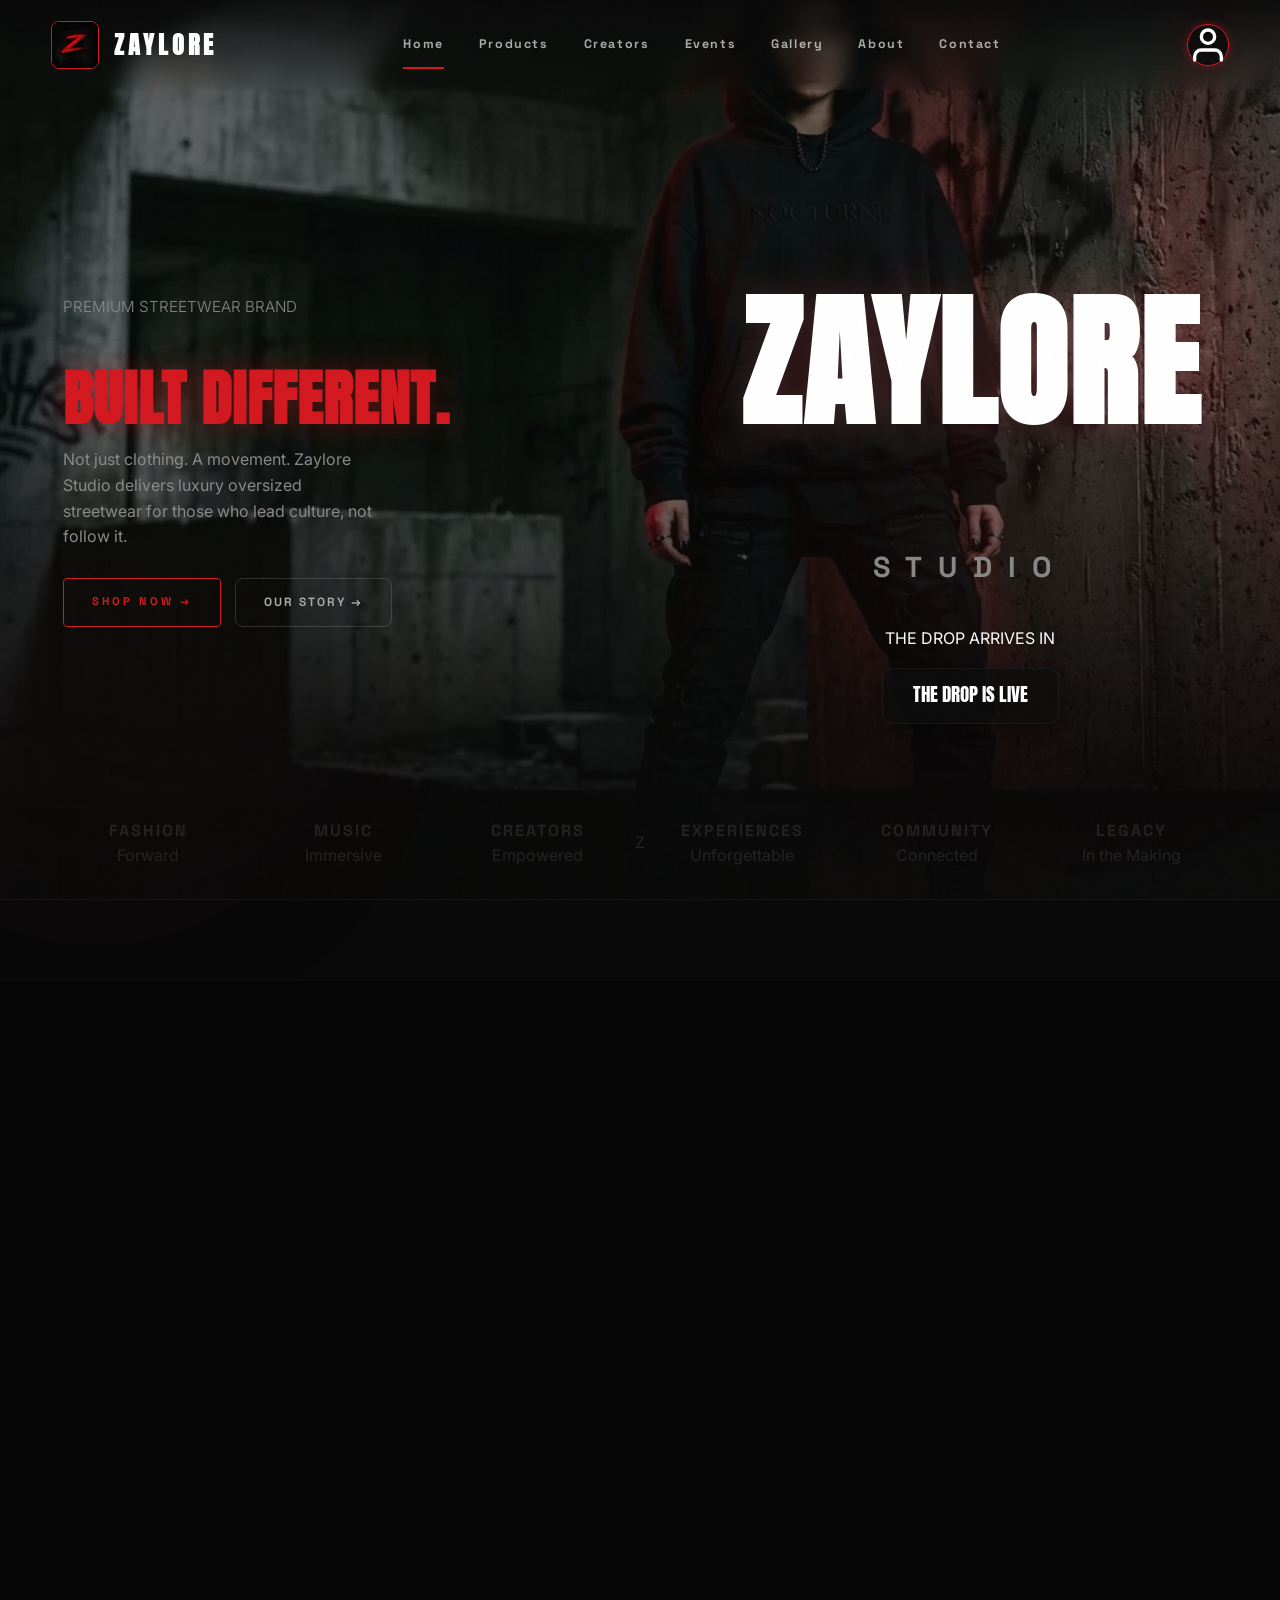
<file: index.html>
<!DOCTYPE html>
<html lang="en">
<head>
    <meta charset="UTF-8">
    <meta name="viewport" content="width=device-width, initial-scale=1.0, viewport-fit=cover">
    <link rel="preload" href="img/hero-bg-md.webp" as="image" type="image/webp" imagesrcset="img/hero-bg-sm.webp 480w, img/hero-bg-md.webp 800w, img/hero-bg.webp 1920w" imagesizes="100vw" fetchpriority="high">

    <link rel="preload" href="img/hero-bg-md.webp" as="image" type="image/webp" imagesrcset="img/hero-bg-sm.webp 480w, img/hero-bg-md.webp 800w, img/hero-bg.webp 1920w" imagesizes="100vw" fetchpriority="high">

    <link rel="preload" href="img/hero-bg-md.webp" as="image" type="image/webp" imagesrcset="img/hero-bg-sm.webp 480w, img/hero-bg-md.webp 800w, img/hero-bg.webp 1920w" imagesizes="100vw" fetchpriority="high">

    <link rel="preload" href="img/hero-bg-md.webp" as="image" type="image/webp" imagesrcset="img/hero-bg-sm.webp 480w, img/hero-bg-md.webp 800w, img/hero-bg.webp 1920w" imagesizes="100vw" fetchpriority="high">
    <link rel="preload" href="img/hero-bg-mobile.webp" as="image" type="image/webp" media="(max-width: 768px)" fetchpriority="high">
    <link rel="preload" href="img/hero-bg-md.webp" as="image" type="image/webp" media="(min-width: 769px)" imagesrcset="img/hero-bg-sm.webp 480w, img/hero-bg-md.webp 800w, img/hero-bg.webp 1920w" imagesizes="100vw" fetchpriority="high">

    <title>ZAYLORE Studio | Premium Streetwear & Luxury Fashion Brand India</title>
    <meta name="description" content="ZAYLORE Studio is a premium streetwear and luxury fashion brand from India offering oversized t-shirts, hoodies, baggy jeans, leather jackets, creator culture, and contemporary streetwear apparel.">
    <meta name="keywords" content="Zaylore Studio, oversized t-shirts, streetwear hoodies, premium streetwear brand, luxury streetwear, PM Mohammed Waaiz, waaiz, pm waaiz, MW Zawion, Bangalore streetwear, India streetwear brand, luxury fashion brand India, contemporary clothing, oversized clothing, premium fashion brand">
    <meta name="author" content="PM Mohammed Waaiz">
    <meta name="robots" content="index, follow">
    <link rel="canonical" href="https://www.zaylorestudio.in/">
    <link rel="icon" href="img/logo-icon-sm.webp" type="image/jpeg">

    <!-- Open Graph -->
    <meta property="og:type" content="website">
    <meta property="og:url" content="https://www.zaylorestudio.in/">
    <meta property="og:title" content="ZAYLORE Studio | Premium Streetwear & Luxury Fashion Brand India">
    <meta property="og:description" content="ZAYLORE Studio is a premium streetwear and luxury fashion brand from India offering oversized t-shirts, hoodies, baggy jeans, leather jackets, creator culture, and contemporary streetwear apparel.">
    <meta property="og:image" content="https://www.zaylorestudio.in/img/hero-bg.webp">
    <meta property="og:site_name" content="Zaylore Studio">

    <!-- Twitter -->
    <meta name="twitter:card" content="summary_large_image">
    <meta name="twitter:site" content="@zaylorestudio">
    <meta name="twitter:creator" content="@md_waaizz">
    <meta name="twitter:title" content="ZAYLORE Studio | Premium Streetwear & Luxury Fashion Brand India">
    <meta name="twitter:description" content="ZAYLORE Studio is a premium streetwear and luxury fashion brand from India offering oversized t-shirts, hoodies, baggy jeans, leather jackets, creator culture, and contemporary streetwear apparel.">
    <meta name="twitter:image" content="https://www.zaylorestudio.in/img/hero-bg.webp">

    <meta name="theme-color" content="#0a0a0a">

    <link rel="preconnect" href="https://fonts.googleapis.com">
    <link rel="preconnect" href="https://fonts.gstatic.com" crossorigin>
    <link rel="preload" href="https://fonts.googleapis.com/css2?family=Anton&family=Inter:wght@300;400;500;600;700&family=Space+Grotesk:wght@400;500;600;700&display=swap" as="style" onload="this.onload=null;this.rel='stylesheet'">
    <noscript><link rel="stylesheet" href="https://fonts.googleapis.com/css2?family=Anton&family=Inter:wght@300;400;500;600;700&family=Space+Grotesk:wght@400;500;600;700&display=swap"></noscript>
    <link rel="stylesheet" href="/styles.min.css?v=1.4.0">

    <!-- Organization Schema -->
    <script type="application/ld+json">
    {
      "@context": "https://schema.org",
      "@type": "Organization",
      "@id": "https://www.zaylorestudio.in/#organization",
      "name": "Zaylore Studio",
      "url": "https://www.zaylorestudio.in",
      "logo": { "@type": "ImageObject", "url": "https://www.zaylorestudio.in/img/logo-full.webp" },
      "founder": {
        "@type": "Person",
        "name": "PM Mohammed Waaiz",
        "alternateName": ["Waaiz", "PM Waaiz", "Mohammed Waaiz"],
        "birthDate": "2007-06-09",
        "birthPlace": {
          "@type": "Place",
          "name": "Tamil Nadu, India"
        },
        "parent": [
          {
            "@type": "Person",
            "name": "PM Abdul Wajid"
          },
          {
            "@type": "Person",
            "name": "Shairkhan Hajira Khanam"
          }
        ],
        "nationality": "Indian",
        "jobTitle": "Founder & Creative Director",
        "url": "https://www.zaylorestudio.in/founder"
      },
      "description": "Premium next-generation streetwear and culture brand built around creators, community, fashion, events, and modern streetwear.",
      "sameAs": [
        "https://www.instagram.com/zaylorestudio",
        "https://www.linkedin.com/in/mohd-waaiz/"
      ]
    }
    </script>

    <!-- Website Schema -->
    <script type="application/ld+json">
    {
      "@context": "https://schema.org",
      "@type": "WebSite",
      "@id": "https://www.zaylorestudio.in/#website",
      "url": "https://www.zaylorestudio.in/",
      "name": "Zaylore Studio",
      "description": "ZAYLORE Studio is a premium streetwear and luxury fashion brand from India.",
      "publisher": {
        "@id": "https://www.zaylorestudio.in/#organization"
      }
    }
    </script>

    <!-- Breadcrumb Schema -->
    <script type="application/ld+json">
    {
      "@context": "https://schema.org",
      "@type": "BreadcrumbList",
      "itemListElement": [{
        "@type": "ListItem",
        "position": 1,
        "name": "Home",
        "item": "https://www.zaylorestudio.in/"
      }]
    }
    </script>

    <!-- Brand Schema -->
    <script type="application/ld+json">
    {
      "@context": "https://schema.org",
      "@type": "Brand",
      "@id": "https://www.zaylorestudio.in/#brand",
      "name": "Zaylore Studio",
      "logo": "https://www.zaylorestudio.in/img/logo-full.webp",
      "slogan": "BUILT DIFFERENT",
      "description": "Premium next-generation streetwear and luxury clothing brand in India."
    }
    </script>

    <style>
        /* ══════════════════════════════════════════
           HOMEPAGE PREMIUM REDESIGN OVERRIDES
        ══════════════════════════════════════════ */
        :root {
            --bg-dark: #050505;
            --bg-dark-gray: #0c0c0c;
            --accent: #d41920;
            --accent-bright: #ff1a1a;
            --accent-glow: rgba(212, 25, 32, 0.25);
            --silver: #b0b0b0;
            --text-light: #ffffff;
            --text-muted: #888888;
            --border-color: rgba(255, 255, 255, 0.05);
            --ff-display: 'Anton', sans-serif;
            --ff-ui: 'Space Grotesk', sans-serif;
            --ff-body: 'Inter', sans-serif;
        }

        body {
            background-color: var(--bg-dark);
            color: var(--text-light);
            font-family: var(--ff-body);
        }

        /* Ambient Glow backdrops */
        .ambient-glow {
            position: absolute;
            width: clamp(300px, 45vw, 600px);
            height: clamp(300px, 45vw, 600px);
            border-radius: 50%;
            pointer-events: none;
            z-index: 1;
            opacity: 0.55;
            filter: blur(130px);
        }
        .glow-top-right {
            top: 15%;
            right: -10%;
            background: radial-gradient(circle, rgba(212, 25, 32, 0.12) 0%, rgba(212, 25, 32, 0) 70%);
        }
        .glow-mid-left {
            top: 45%;
            left: -15%;
            background: radial-gradient(circle, rgba(212, 25, 32, 0.1) 0%, rgba(212, 25, 32, 0) 70%);
        }
        .glow-bottom-right {
            bottom: 12%;
            right: -5%;
            background: radial-gradient(circle, rgba(212, 25, 32, 0.15) 0%, rgba(212, 25, 32, 0) 70%);
        }

        /* Reveal animations */
        .reveal {
            opacity: 0;
            transform: translateY(30px);
            transition: opacity 0.8s cubic-bezier(0.25, 1, 0.5, 1), transform 0.8s cubic-bezier(0.25, 1, 0.5, 1);
        }
        .reveal.active {
            opacity: 1;
            transform: translateY(0);
        }

        /* Hero styling improvements for premium quality */
        .hero {
            background: linear-gradient(180deg, rgba(5, 5, 5, 0.45) 0%, rgba(5, 5, 5, 0.95) 100%);
            border-bottom: 1px solid var(--border-color);
        }
        .hero-headline-strong {
            text-shadow: 0 0 30px rgba(212, 25, 32, 0.35);
        }
        .cd-box {
            background: rgba(12, 12, 12, 0.75);
            border: 1px solid rgba(255, 255, 255, 0.05);
            box-shadow: 0 10px 30px rgba(0, 0, 0, 0.5), inset 0 0 10px rgba(255, 255, 255, 0.02);
            transition: all 0.3s ease;
        }
        .cd-box:hover {
            border-color: var(--accent);
            box-shadow: 0 0 20px rgba(212, 25, 32, 0.25), inset 0 0 10px rgba(212, 25, 32, 0.05);
        }

        /* Section Layouts */
        .zs-section {
            position: relative;
            padding: 120px 4%;
            max-width: 1300px;
            margin: 0 auto;
            z-index: 2;
        }

        .zs-section-header {
            text-align: center;
            margin-bottom: 70px;
        }

        .zs-eyebrow {
            font-family: var(--ff-ui);
            font-size: 0.75rem;
            font-weight: 700;
            color: var(--accent);
            letter-spacing: 6px;
            text-transform: uppercase;
            margin-bottom: 16px;
            display: inline-block;
        }

        .zs-title {
            font-family: var(--ff-display);
            font-size: clamp(2.4rem, 5.5vw, 4.2rem);
            text-transform: uppercase;
            line-height: 0.95;
            color: #fff;
            letter-spacing: 1px;
        }

        .zs-title span {
            color: var(--accent);
        }

        /* --- Section 1: Brand Manifesto --- */
        .manifesto-container {
            max-width: 900px;
            margin: 0 auto;
            text-align: center;
            padding: 40px 20px;
        }
        .manifesto-title {
            font-family: var(--ff-display);
            font-size: clamp(3.5rem, 8vw, 6.5rem);
            line-height: 0.9;
            margin-bottom: 40px;
            letter-spacing: 2px;
            color: #ffffff;
            text-transform: uppercase;
            text-shadow: 0 0 30px rgba(255, 255, 255, 0.05);
        }
        .manifesto-title span {
            color: var(--accent);
        }
        .manifesto-text {
            font-size: clamp(1.15rem, 2.5vw, 1.8rem);
            font-family: var(--ff-body);
            line-height: 1.85;
            color: var(--silver);
            font-weight: 300;
        }
        .manifesto-text p {
            margin-bottom: 1.5rem;
        }
        .manifesto-text p:last-child {
            margin-bottom: 0;
        }
        .manifesto-text strong {
            font-family: var(--ff-ui);
            color: #ffffff;
            font-weight: 700;
            letter-spacing: 1px;
        }
        .manifesto-accent {
            color: var(--accent);
            font-weight: 700;
        }

        /* --- Section 2: The First Drop --- */
        .drop-section {
            background-color: var(--bg-dark-gray);
            border-top: 1px solid var(--border-color);
            border-bottom: 1px solid var(--border-color);
            position: relative;
            overflow: hidden;
        }
        .drop-grid {
            display: grid;
            grid-template-columns: 1fr 1.2fr;
            gap: 60px;
            align-items: center;
            max-width: 1300px;
            margin: 0 auto;
        }
        .drop-info {
            display: flex;
            flex-direction: column;
            gap: 24px;
        }
        .drop-meta-desc {
            font-family: var(--ff-body);
            font-size: 1.1rem;
            color: var(--text-muted);
            line-height: 1.7;
            margin-bottom: 12px;
        }
        .drop-meta-desc p {
            margin-bottom: 10px;
        }
        .drop-meta-desc p strong {
            color: #fff;
        }
        .drop-countdown-container {
            background: rgba(5, 5, 5, 0.4);
            border: 1px solid rgba(255, 255, 255, 0.04);
            padding: 24px;
            border-radius: 12px;
            margin-bottom: 16px;
        }
        .drop-countdown-title {
            font-family: var(--ff-ui);
            font-size: 0.68rem;
            letter-spacing: 3px;
            color: var(--accent);
            text-transform: uppercase;
            margin-bottom: 16px;
            font-weight: 700;
            text-align: center;
        }
        .drop-countdown-timer {
            display: flex;
            gap: 12px;
            justify-content: center;
        }
        .drop-cd-box {
            flex: 1;
            max-width: 75px;
            background: rgba(12, 12, 12, 0.9);
            border: 1px solid rgba(255, 255, 255, 0.06);
            border-radius: 8px;
            padding: 10px 5px;
            text-align: center;
        }
        .drop-cd-box span {
            display: block;
            font-family: var(--ff-display);
            font-size: 1.6rem;
            color: #fff;
            line-height: 1;
            margin-bottom: 4px;
        }
        .drop-cd-label {
            font-size: 0.6rem;
            color: var(--text-muted);
            letter-spacing: 1px;
            font-weight: 700;
        }
        .drop-btn {
            align-self: flex-start;
            display: inline-flex;
            align-items: center;
            gap: 12px;
            background: var(--accent);
            color: #fff;
            border: 1px solid var(--accent);
            padding: 16px 32px;
            font-family: var(--ff-ui);
            font-size: 0.75rem;
            font-weight: 700;
            letter-spacing: 2.5px;
            text-transform: uppercase;
            text-decoration: none;
            border-radius: 6px;
            box-shadow: 0 4px 20px rgba(212, 25, 32, 0.2);
            transition: all 0.3s ease;
        }
        .drop-btn:hover {
            background: transparent;
            color: var(--accent);
            box-shadow: 0 4px 30px rgba(212, 25, 32, 0.4);
            transform: translateY(-2px);
        }

        /* Locked teaser grid */
        .teaser-grid {
            display: grid;
            grid-template-columns: 1fr 1fr;
            gap: 20px;
        }
        .teaser-card {
            position: relative;
            background: #090909;
            border: 1px solid rgba(255, 255, 255, 0.03);
            border-radius: 12px;
            overflow: hidden;
            aspect-ratio: 3/4;
        }
        .teaser-img {
            width: 100%;
            height: 100%;
            object-fit: cover;
            filter: blur(8px) grayscale(60%) brightness(0.4);
            transition: filter 0.5s ease, transform 0.5s ease;
            transform: scale(1.02);
        }
        .teaser-card:hover .teaser-img {
            filter: blur(4px) grayscale(40%) brightness(0.5);
            transform: scale(1.06);
        }
        .chain-svg {
            position: absolute;
            inset: 0;
            width: 100%;
            height: 100%;
            pointer-events: none;
            z-index: 2;
            opacity: 0.75;
            transition: opacity 0.5s ease;
        }
        .teaser-card:hover .chain-svg {
            opacity: 0.9;
        }
        .teaser-lock-overlay {
            position: absolute;
            top: 50%;
            left: 50%;
            transform: translate(-50%, -50%);
            display: flex;
            flex-direction: column;
            align-items: center;
            gap: 12px;
            z-index: 3;
            text-align: center;
        }
        .lock-circle {
            width: 50px;
            height: 50px;
            border-radius: 50%;
            background: rgba(10, 10, 10, 0.85);
            border: 1px dashed var(--accent);
            display: flex;
            align-items: center;
            justify-content: center;
            color: #fff;
            box-shadow: 0 0 20px rgba(0, 0, 0, 0.8);
            transition: all 0.4s ease;
        }
        .teaser-card:hover .lock-circle {
            transform: scale(1.1) rotate(15deg);
            border-color: #fff;
            box-shadow: 0 0 25px rgba(212, 25, 32, 0.4);
        }
        .lock-label {
            font-family: var(--ff-ui);
            font-size: 0.65rem;
            font-weight: 700;
            letter-spacing: 3px;
            color: var(--accent);
            text-transform: uppercase;
        }
        .teaser-card:hover .lock-label {
            color: #fff;
        }
        .teaser-info-box {
            position: absolute;
            bottom: 0;
            left: 0;
            width: 100%;
            padding: 24px;
            background: linear-gradient(180deg, transparent 0%, rgba(5, 5, 5, 0.95) 80%);
            z-index: 4;
            display: flex;
            flex-direction: column;
            gap: 4px;
            transition: transform 0.4s ease;
        }
        .teaser-prod-tag {
            font-family: var(--ff-ui);
            font-size: 0.55rem;
            font-weight: 700;
            letter-spacing: 2px;
            color: var(--accent);
            text-transform: uppercase;
        }
        .teaser-prod-name {
            font-family: var(--ff-display);
            font-size: 1.3rem;
            color: #fff;
            text-transform: uppercase;
            letter-spacing: 0.5px;
        }
        .teaser-prod-desc {
            font-size: 0.72rem;
            color: var(--text-muted);
        }

        /* --- Section 3: What is Zaylore --- */
        .pillars-section {
            border-bottom: 1px solid var(--border-color);
        }
        .pillars-grid {
            display: grid;
            grid-template-columns: repeat(4, 1fr);
            gap: 24px;
        }
        .pillar-card {
            background: var(--bg-dark-gray);
            border: 1px solid var(--border-color);
            border-radius: 12px;
            padding: 40px 30px;
            position: relative;
            overflow: hidden;
            transition: all 0.4s cubic-bezier(0.25, 1, 0.5, 1);
        }
        .pillar-card::before {
            content: '';
            position: absolute;
            top: 0;
            left: 0;
            width: 100%;
            height: 3px;
            background: var(--accent);
            transform: scaleX(0);
            transform-origin: left;
            transition: transform 0.4s ease;
        }
        .pillar-card:hover {
            transform: translateY(-8px);
            border-color: rgba(212, 25, 32, 0.2);
            box-shadow: 0 20px 40px rgba(0, 0, 0, 0.5), 0 0 30px rgba(212, 25, 32, 0.05);
        }
        .pillar-card:hover::before {
            transform: scaleX(1);
        }
        .pillar-num {
            font-family: var(--ff-display);
            font-size: 4rem;
            line-height: 1;
            color: rgba(255, 255, 255, 0.02);
            position: absolute;
            top: 20px;
            right: 20px;
            transition: color 0.4s ease;
            -webkit-text-stroke: 1px rgba(255, 255, 255, 0.05);
        }
        .pillar-card:hover .pillar-num {
            color: rgba(212, 25, 32, 0.05);
            -webkit-text-stroke: 1px rgba(212, 25, 32, 0.15);
        }
        .pillar-card-title {
            font-family: var(--ff-display);
            font-size: 1.5rem;
            text-transform: uppercase;
            color: #fff;
            margin-bottom: 16px;
            letter-spacing: 0.5px;
        }
        .pillar-card-desc {
            font-size: 0.85rem;
            color: var(--text-muted);
            line-height: 1.6;
        }

        /* --- Section 4: The Culture Gallery --- */
        .culture-gallery-section {
            background-color: var(--bg-dark);
            border-bottom: 1px solid var(--border-color);
        }
        .gallery-grid {
            display: grid;
            grid-template-columns: repeat(3, 1fr);
            grid-auto-rows: 320px;
            gap: 20px;
        }
        .gallery-item {
            position: relative;
            background: #090909;
            border-radius: 12px;
            overflow: hidden;
        }
        .gallery-item.tall {
            grid-row: span 2;
            height: 100%;
        }
        .gallery-item.wide {
            grid-column: span 2;
        }
        .gallery-img {
            width: 100%;
            height: 100%;
            object-fit: cover;
            filter: grayscale(100%) brightness(0.6);
            transition: filter 0.6s ease, transform 0.6s ease;
        }
        .gallery-item:hover .gallery-img {
            filter: grayscale(0%) brightness(0.8);
            transform: scale(1.05);
        }
        .gallery-overlay {
            position: absolute;
            inset: 0;
            background: linear-gradient(180deg, transparent 40%, rgba(5, 5, 5, 0.9) 100%);
            display: flex;
            flex-direction: column;
            justify-content: flex-end;
            padding: 30px;
            opacity: 0;
            transform: translateY(10px);
            transition: opacity 0.4s ease, transform 0.4s ease;
            z-index: 2;
        }
        .gallery-item:hover .gallery-overlay {
            opacity: 1;
            transform: translateY(0);
        }
        .gallery-tag {
            font-family: var(--ff-ui);
            font-size: 0.6rem;
            font-weight: 700;
            letter-spacing: 2px;
            color: var(--accent);
            text-transform: uppercase;
            margin-bottom: 6px;
        }
        .gallery-caption {
            font-family: var(--ff-display);
            font-size: 1.5rem;
            color: #fff;
            text-transform: uppercase;
            line-height: 1.1;
        }

        /* --- Section 5: Founder Spotlight --- */
        .founder-spotlight-section {
            background-color: var(--bg-dark-gray);
            border-bottom: 1px solid var(--border-color);
            position: relative;
        }
        .founder-split {
            display: grid;
            grid-template-columns: 1.1fr 1fr;
            gap: 60px;
            align-items: center;
        }
        .founder-image-container {
            position: relative;
            border-radius: 16px;
            overflow: hidden;
            border: 1px solid rgba(255, 255, 255, 0.04);
            box-shadow: 0 30px 60px rgba(0, 0, 0, 0.6);
        }
        .founder-image-container::before {
            content: '';
            position: absolute;
            inset: 0;
            border: 1.5px solid var(--accent);
            border-radius: 16px;
            opacity: 0.3;
            pointer-events: none;
            transition: opacity 0.4s ease;
        }
        .founder-image-container:hover::before {
            opacity: 0.8;
        }
        .founder-image {
            width: 100%;
            height: auto;
            display: block;
            filter: grayscale(10%) brightness(0.85);
            transition: transform 0.6s ease, filter 0.6s ease;
        }
        .founder-image-container:hover .founder-image {
            transform: scale(1.03);
            filter: grayscale(0%) brightness(0.95);
        }
        .founder-desc-box {
            display: flex;
            flex-direction: column;
            gap: 24px;
        }
        .founder-p {
            font-family: var(--ff-body);
            font-size: 1.05rem;
            color: var(--text-muted);
            line-height: 1.8;
        }
        .founder-quote {
            font-family: var(--ff-ui);
            font-size: 1.25rem;
            font-style: italic;
            color: #ffffff;
            border-left: 2.5px solid var(--accent);
            padding-left: 20px;
            line-height: 1.6;
        }
        .founder-btn {
            align-self: flex-start;
            display: inline-flex;
            align-items: center;
            gap: 12px;
            background: transparent;
            color: #fff;
            border: 1px solid rgba(255, 255, 255, 0.15);
            padding: 14px 28px;
            font-family: var(--ff-ui);
            font-size: 0.72rem;
            font-weight: 700;
            letter-spacing: 2px;
            text-transform: uppercase;
            text-decoration: none;
            border-radius: 6px;
            transition: all 0.3s ease;
        }
        .founder-btn:hover {
            border-color: var(--accent);
            color: var(--accent);
            transform: translateX(4px);
            box-shadow: 0 0 20px rgba(212, 25, 32, 0.1);
        }

        /* --- Section 6: The Movement --- */
        .movement-section {
            background-color: var(--bg-dark);
            border-bottom: 1px solid var(--border-color);
        }
        .movement-grid {
            display: grid;
            grid-template-columns: repeat(4, 1fr);
            gap: 20px;
        }
        .movement-card {
            background: var(--bg-dark-gray);
            border: 1px solid var(--border-color);
            border-radius: 12px;
            padding: 35px 24px;
            text-align: center;
            position: relative;
            overflow: hidden;
            transition: all 0.4s cubic-bezier(0.25, 1, 0.5, 1);
            cursor: default;
        }
        .movement-card-bg {
            position: absolute;
            inset: 0;
            background: radial-gradient(circle at center, rgba(212, 25, 32, 0.12) 0%, transparent 70%);
            opacity: 0;
            transition: opacity 0.4s ease;
            z-index: 1;
        }
        .movement-card:hover .movement-card-bg {
            opacity: 1;
        }
        .movement-card:hover {
            transform: scale(1.03);
            border-color: rgba(212, 25, 32, 0.3);
            box-shadow: 0 15px 30px rgba(0, 0, 0, 0.6), 0 0 25px rgba(212, 25, 32, 0.08);
        }
        .movement-icon {
            font-size: 2.2rem;
            margin-bottom: 16px;
            display: inline-block;
            position: relative;
            z-index: 2;
            transition: transform 0.4s ease;
        }
        .movement-card:hover .movement-icon {
            transform: scale(1.2) rotate(8deg);
        }
        .movement-name {
            font-family: var(--ff-display);
            font-size: 1.4rem;
            color: #fff;
            text-transform: uppercase;
            letter-spacing: 0.5px;
            margin-bottom: 10px;
            position: relative;
            z-index: 2;
        }
        .movement-desc {
            font-size: 0.76rem;
            color: var(--text-muted);
            line-height: 1.5;
            position: relative;
            z-index: 2;
            transition: color 0.3s ease;
        }
        .movement-card:hover .movement-desc {
            color: #fff;
        }

        /* --- Section 7: Community Numbers --- */
        .stats-section {
            background-color: var(--bg-dark-gray);
            border-bottom: 1px solid var(--border-color);
            padding: 80px 4%;
        }
        .stats-grid {
            display: grid;
            grid-template-columns: repeat(4, 1fr);
            gap: 30px;
            text-align: center;
        }
        .stat-item {
            position: relative;
            padding: 10px 0;
        }
        .stat-item:not(:last-child)::after {
            content: '';
            position: absolute;
            top: 20%;
            right: -15px;
            height: 60%;
            width: 1px;
            background: rgba(255, 255, 255, 0.05);
        }
        .stat-num {
            font-family: var(--ff-display);
            font-size: clamp(3.2rem, 6.5vw, 5.5rem);
            line-height: 1;
            color: #ffffff;
            margin-bottom: 8px;
            text-shadow: 0 0 25px rgba(212, 25, 32, 0.15);
        }
        .stat-num.highlight {
            color: var(--accent);
        }
        .stat-label {
            font-family: var(--ff-ui);
            font-size: 0.72rem;
            font-weight: 700;
            color: var(--silver);
            letter-spacing: 3px;
            text-transform: uppercase;
        }

        /* --- Section 8: Featured Quote --- */
        .quote-section {
            background: linear-gradient(180deg, rgba(5,5,5,0.95) 0%, rgba(8,8,8,1) 50%, rgba(5,5,5,0.95) 100%);
            border-bottom: 1px solid var(--border-color);
            padding: 140px 4%;
            text-align: center;
            position: relative;
            overflow: hidden;
        }
        .quote-inner {
            max-width: 850px;
            margin: 0 auto;
            position: relative;
            z-index: 2;
        }
        .quote-icon {
            font-size: 3rem;
            color: rgba(212, 25, 32, 0.25);
            line-height: 1;
            margin-bottom: 24px;
        }
        .quote-title {
            font-family: var(--ff-display);
            font-size: clamp(2.5rem, 6vw, 4.8rem);
            line-height: 1.1;
            color: #fff;
            text-transform: uppercase;
            margin-bottom: 30px;
            letter-spacing: 1px;
        }
        .quote-title span {
            color: var(--accent);
            text-shadow: 0 0 25px rgba(212, 25, 32, 0.3);
        }
        .quote-author {
            font-family: var(--ff-ui);
            font-size: 0.75rem;
            font-weight: 700;
            color: var(--silver);
            letter-spacing: 4px;
            text-transform: uppercase;
        }

        /* --- Section 9: Join the Syndicate --- */
        .syndicate-section {
            background-color: var(--bg-dark);
            border-bottom: 1px solid var(--border-color);
            position: relative;
            overflow: hidden;
        }
        .syndicate-section::before {
            content: '';
            position: absolute;
            top: 50%;
            left: 50%;
            transform: translate(-50%, -50%);
            width: 700px;
            height: 700px;
            background: radial-gradient(circle, rgba(212,25,32,0.06) 0%, transparent 70%);
            pointer-events: none;
            z-index: 1;
        }
        .syndicate-container {
            max-width: 650px;
            margin: 0 auto;
            text-align: center;
            position: relative;
            z-index: 2;
        }
        .syndicate-desc {
            font-family: var(--ff-body);
            font-size: 1.05rem;
            color: var(--text-muted);
            line-height: 1.7;
            margin-bottom: 40px;
        }
        .syn-form {
            display: flex;
            flex-direction: column;
            gap: 16px;
            width: 100%;
            max-width: 500px;
            margin: 0 auto;
        }
        .syn-input-wrap {
            position: relative;
            width: 100%;
        }
        .syn-input {
            width: 100%;
            background: rgba(255, 255, 255, 0.02);
            border: 1px solid rgba(255, 255, 255, 0.08);
            border-radius: 8px;
            padding: 16px 20px;
            color: #fff;
            font-family: var(--ff-body);
            font-size: 0.95rem;
            outline: none;
            transition: all 0.3s ease;
        }
        .syn-input:focus {
            border-color: rgba(212, 25, 32, 0.5);
            background: rgba(255, 255, 255, 0.04);
            box-shadow: 0 0 15px rgba(212, 25, 32, 0.1);
        }
        .syn-input::placeholder {
            color: #555;
        }
        .syn-btn {
            background: var(--accent);
            color: #fff;
            border: 1px solid var(--accent);
            padding: 16px 24px;
            font-family: var(--ff-ui);
            font-size: 0.75rem;
            font-weight: 700;
            letter-spacing: 3px;
            text-transform: uppercase;
            cursor: pointer;
            border-radius: 8px;
            transition: all 0.3s ease;
            display: flex;
            align-items: center;
            justify-content: center;
            width: 100%;
        }
        .syn-btn:hover:not(:disabled) {
            background: #b31218;
            border-color: #b31218;
            box-shadow: 0 0 20px rgba(212, 25, 32, 0.35);
        }
        .syn-btn:disabled {
            opacity: 0.6;
            cursor: not-allowed;
        }
        .syn-privacy {
            font-size: 0.68rem;
            color: #444;
            margin-top: 18px;
        }
        .syn-privacy a {
            color: #666;
            text-decoration: underline;
        }

        /* --- Section 10: Final Impact --- */
        .impact-section {
            position: relative;
            padding: 160px 4%;
            background: linear-gradient(180deg, rgba(5,5,5,0.6) 0%, rgba(5,5,5,0.98) 100%), 
                        url('img/event_hero_bg.png') no-repeat center center;
            background-size: cover;
            background-attachment: fixed;
            overflow: hidden;
            display: flex;
            align-items: center;
            justify-content: center;
            text-align: center;
            border-top: 1px solid var(--border-color);
        }
        .impact-inner {
            position: relative;
            z-index: 2;
            max-width: 900px;
            display: flex;
            flex-direction: column;
            gap: 24px;
        }
        .impact-title {
            font-family: var(--ff-display);
            font-size: clamp(3.2rem, 8.5vw, 6.8rem);
            color: #fff;
            text-transform: uppercase;
            line-height: 0.95;
            letter-spacing: 2px;
            text-shadow: 0 0 35px rgba(255, 255, 255, 0.08), 0 0 50px rgba(212, 25, 32, 0.2);
        }
        .impact-sub {
            font-size: clamp(1.1rem, 2.5vw, 1.6rem);
            color: var(--silver);
            line-height: 1.7;
            font-weight: 300;
        }
        .impact-pillars {
            display: flex;
            justify-content: center;
            gap: 12px;
            flex-wrap: wrap;
            margin-top: 10px;
        }
        .impact-pillar {
            font-family: var(--ff-ui);
            font-size: 0.75rem;
            font-weight: 700;
            color: var(--text-muted);
            letter-spacing: 3px;
            text-transform: uppercase;
            display: flex;
            align-items: center;
            gap: 12px;
        }
        .impact-pillar:not(:last-child)::after {
            content: '•';
            color: var(--accent);
        }

        /* ── Responsive Overrides ── */
        @media (max-width: 1024px) {
            .drop-grid {
                grid-template-columns: 1fr;
                gap: 40px;
            }
            .pillars-grid {
                grid-template-columns: repeat(2, 1fr);
                gap: 20px;
            }
            .gallery-grid {
                grid-template-columns: repeat(2, 1fr);
                grid-auto-rows: 280px;
            }
            .gallery-item.tall {
                grid-row: span 1;
            }
            .gallery-item.wide {
                grid-column: span 1;
            }
            .founder-split {
                grid-template-columns: 1fr;
                gap: 40px;
            }
            .movement-grid {
                grid-template-columns: repeat(2, 1fr);
            }
            .stats-grid {
                grid-template-columns: repeat(2, 1fr);
                gap: 20px;
            }
            .stat-item:not(:last-child)::after {
                display: none;
            }
        }

        @media (max-width: 768px) {
            .zs-section {
                padding: 80px 4%;
            }
            .teaser-grid {
                grid-template-columns: 1fr;
            }
            .pillars-grid {
                grid-template-columns: 1fr;
            }
            .gallery-grid {
                grid-template-columns: 1fr;
                grid-auto-rows: 300px;
            }
            .gallery-item.wide {
                grid-column: span 1;
            }
            .stats-grid {
                grid-template-columns: 1fr;
            }
        }

        /* ══════════════════════════════════════════
           TRUST & CUSTOMER CARE SYSTEM OVERRIDES
        ══════════════════════════════════════════ */
        
        /* Section 1: Trust Bar */
        .trust-bar {
            background: #090909;
            border-top: 1px solid var(--border-color);
            border-bottom: 1px solid var(--border-color);
            padding: 24px 4%;
            position: relative;
            z-index: 5;
        }
        .trust-bar-grid {
            max-width: 1200px;
            margin: 0 auto;
            display: grid;
            grid-template-columns: repeat(4, 1fr);
            gap: 20px;
        }
        .trust-card {
            display: flex;
            align-items: center;
            gap: 16px;
            transition: transform 0.3s ease;
        }
        .trust-card:hover {
            transform: translateY(-2px);
        }
        .trust-icon {
            font-size: 1.5rem;
            color: var(--accent);
            background: rgba(212, 25, 32, 0.05);
            width: 44px;
            height: 44px;
            border-radius: 50%;
            display: flex;
            align-items: center;
            justify-content: center;
            border: 1px solid rgba(212, 25, 32, 0.2);
            flex-shrink: 0;
            box-shadow: 0 0 15px rgba(212, 25, 32, 0.1);
        }
        .trust-info {
            display: flex;
            flex-direction: column;
            gap: 4px;
        }
        .trust-title {
            font-family: var(--ff-ui);
            font-size: 0.72rem;
            font-weight: 700;
            color: #fff;
            letter-spacing: 2px;
            text-transform: uppercase;
        }
        .trust-desc {
            font-size: 0.65rem;
            color: var(--text-muted);
            line-height: 1.4;
        }

        /* Section 2: Premium Customer Care */
        .care-section {
            background: var(--bg-dark);
            border-bottom: 1px solid var(--border-color);
        }
        .care-grid {
            display: grid;
            grid-template-columns: repeat(4, 1fr);
            gap: 24px;
        }
        .care-card {
            background: var(--bg-dark-gray);
            border: 1px solid var(--border-color);
            border-radius: 12px;
            padding: 35px 24px;
            transition: all 0.35s cubic-bezier(0.25, 1, 0.5, 1);
        }
        .care-card:hover {
            border-color: rgba(212, 25, 32, 0.3);
            transform: translateY(-5px);
            box-shadow: 0 15px 30px rgba(0, 0, 0, 0.6), 0 0 20px rgba(212, 25, 32, 0.05);
        }
        .care-card-title {
            font-family: var(--ff-display);
            font-size: 1.3rem;
            color: #fff;
            text-transform: uppercase;
            letter-spacing: 0.5px;
            margin-bottom: 12px;
            display: flex;
            align-items: center;
            gap: 10px;
        }
        .care-card-title::after {
            content: '';
            width: 15px;
            height: 1.5px;
            background: var(--accent);
            display: inline-block;
        }
        .care-card-desc {
            font-size: 0.8rem;
            color: var(--text-muted);
            line-height: 1.6;
        }
        .care-card-desc p {
            margin-bottom: 8px;
        }
        .care-card-desc p:last-child {
            margin-bottom: 0;
        }
        .care-card-desc a {
            color: #fff;
            text-decoration: underline;
            transition: color 0.2s;
        }
        .care-card-desc a:hover {
            color: var(--accent);
        }

        /* Section 3: Contact & Help */
        .help-section {
            background: var(--bg-dark-gray);
            border-bottom: 1px solid var(--border-color);
        }
        .help-grid {
            display: grid;
            grid-template-columns: 1fr 1fr;
            gap: 50px;
            align-items: center;
        }
        .help-info {
            display: flex;
            flex-direction: column;
            gap: 20px;
        }
        .help-item {
            display: flex;
            flex-direction: column;
            gap: 4px;
        }
        .help-label {
            font-family: var(--ff-ui);
            font-size: 0.7rem;
            font-weight: 700;
            color: var(--accent);
            letter-spacing: 3px;
            text-transform: uppercase;
        }
        .help-value {
            font-size: 1.1rem;
            color: #fff;
            font-weight: 600;
        }
        .help-value a {
            color: #fff;
            text-decoration: none;
            transition: color 0.2s;
        }
        .help-value a:hover {
            color: var(--accent);
        }
        .help-actions {
            display: flex;
            gap: 16px;
            flex-wrap: wrap;
        }
        .help-btn {
            display: inline-flex;
            align-items: center;
            gap: 10px;
            padding: 14px 28px;
            border-radius: 6px;
            font-family: var(--ff-ui);
            font-size: 0.72rem;
            font-weight: 700;
            letter-spacing: 2px;
            text-transform: uppercase;
            text-decoration: none;
            transition: all 0.3s ease;
        }
        .help-btn.email {
            background: var(--accent);
            border: 1px solid var(--accent);
            color: #fff;
        }
        .help-btn.email:hover {
            background: transparent;
            color: var(--accent);
            box-shadow: 0 0 20px rgba(212, 25, 32, 0.2);
        }
        .help-btn.whatsapp {
            background: transparent;
            border: 1px solid rgba(255, 255, 255, 0.15);
            color: #fff;
        }
        .help-btn.whatsapp:hover {
            border-color: #25D366;
            color: #25D366;
            box-shadow: 0 0 20px rgba(37, 211, 102, 0.1);
        }

        /* Section 4: Secure Checkout Visuals */
        .checkout-visuals {
            display: flex;
            flex-direction: column;
            align-items: center;
            gap: 20px;
            padding: 30px 20px;
            background: rgba(255, 255, 255, 0.01);
            border-radius: 12px;
            border: 1px solid var(--border-color);
        }
        .checkout-badges {
            display: flex;
            justify-content: center;
            gap: 24px;
            flex-wrap: wrap;
        }
        .checkout-badge {
            display: flex;
            align-items: center;
            gap: 8px;
            font-family: var(--ff-ui);
            font-size: 0.65rem;
            font-weight: 700;
            letter-spacing: 1.5px;
            text-transform: uppercase;
            color: var(--silver);
        }
        .checkout-badge svg {
            color: var(--accent);
            width: 14px;
            height: 14px;
        }
        .payment-icons {
            display: flex;
            justify-content: center;
            align-items: center;
            gap: 16px;
            flex-wrap: wrap;
            opacity: 0.65;
            transition: opacity 0.3s;
        }
        .payment-icons:hover {
            opacity: 0.95;
        }
        .payment-icon-wrapper {
            background: rgba(10, 10, 10, 0.8);
            border: 1px solid rgba(255, 255, 255, 0.05);
            padding: 8px 12px;
            border-radius: 6px;
            display: flex;
            align-items: center;
            justify-content: center;
            font-family: var(--ff-ui);
            font-size: 0.62rem;
            font-weight: 700;
            color: #fff;
            letter-spacing: 1px;
            text-transform: uppercase;
            height: 32px;
            min-width: 60px;
        }

        /* Section 5: FAQ Preview */
        .faq-section {
            background: var(--bg-dark);
            border-bottom: 1px solid var(--border-color);
        }
        .faq-container {
            max-width: 800px;
            margin: 0 auto;
            display: flex;
            flex-direction: column;
            gap: 16px;
        }
        .faq-item {
            background: var(--bg-dark-gray);
            border: 1px solid var(--border-color);
            border-radius: 8px;
            overflow: hidden;
            transition: border-color 0.3s;
        }
        .faq-item:hover {
            border-color: rgba(212, 25, 32, 0.2);
        }
        .faq-question {
            width: 100%;
            background: none;
            border: none;
            padding: 20px 24px;
            text-align: left;
            font-family: var(--ff-ui);
            font-size: 0.85rem;
            font-weight: 700;
            color: #fff;
            letter-spacing: 1.5px;
            text-transform: uppercase;
            cursor: pointer;
            display: flex;
            justify-content: space-between;
            align-items: center;
        }
        .faq-question::after {
            content: '+';
            font-size: 1.2rem;
            color: var(--accent);
            transition: transform 0.3s;
        }
        .faq-item.active .faq-question::after {
            content: '−';
        }
        .faq-answer {
            max-height: 0;
            overflow: hidden;
            transition: max-height 0.35s cubic-bezier(0.25, 1, 0.5, 1);
            background: rgba(255, 255, 255, 0.005);
        }
        .faq-item.active .faq-answer {
            max-height: 150px;
        }
        .faq-answer-inner {
            padding: 0 24px 20px;
            font-size: 0.85rem;
            color: var(--text-muted);
            line-height: 1.6;
        }
        .faq-answer-inner a {
            color: #fff;
            text-decoration: underline;
        }

        /* Section 6: Responsive overrides for trust section */
        @media (max-width: 1024px) {
            .trust-bar-grid {
                grid-template-columns: repeat(2, 1fr);
                gap: 20px;
            }
            .care-grid {
                grid-template-columns: repeat(2, 1fr);
                gap: 20px;
            }
            .help-grid {
                grid-template-columns: 1fr;
                gap: 40px;
            }
        }
        @media (max-width: 600px) {
            .trust-bar-grid {
                grid-template-columns: 1fr;
                gap: 16px;
            }
            .care-grid {
                grid-template-columns: 1fr;
                gap: 16px;
            }
        }
    </style>
</head>

<body>

    <!-- Navigation -->
    <nav id="main-nav">
        <div class="nav-container">
            <a href="/" class="nav-logo">
                <img src="img/logo-icon-sm.webp" alt="Zaylore Logo">
                <span class="logo-text">ZAYLORE</span>
            </a>
            <div class="nav-links" id="nav-links">
                <a href="/" class="nav-link active">Home</a>
                <a href="products" class="nav-link">Products</a>
                <a href="creators" class="nav-link">Creators</a>
                <a href="events" class="nav-link">Events</a>
                <a href="gallery" class="nav-link">Gallery</a>
                <a href="about" class="nav-link">About</a>
                <a href="contact" class="nav-link">Contact</a>
            </div>
            <div class="nav-right">
                <a href="account" class="nav-action" id="nav-profile-btn" aria-label="Account">
                    <svg viewBox="0 0 24 24" fill="none" stroke="currentColor" stroke-width="2" stroke-linecap="round" stroke-linejoin="round">
                        <path d="M20 21v-2a4 4 0 0 0-4-4H8a4 4 0 0 0-4 4v2"></path>
                        <circle cx="12" cy="7" r="4"></circle>
                    </svg>
                </a>
                <div class="hamburger" id="hamburger">
                    <span></span><span></span><span></span>
                </div>
            </div>
        </div>
    </nav>

    <!-- ═══════════════════════════════════════════════ -->
    <!-- HERO SECTION (KEPT AS REQUESTED)                -->
    <!-- ═══════════════════════════════════════════════ -->
    <section class="hero" id="hero">
        <picture>
            <source srcset="img/hero-bg-mobile.webp" media="(max-width: 768px)">
            <img src="img/hero-bg.webp" alt="" class="hero-bg" aria-hidden="true" loading="eager" fetchpriority="high" decoding="async" srcset="img/hero-bg-sm.webp 480w, img/hero-bg-md.webp 800w, img/hero-bg.webp 1920w" sizes="100vw">
        </picture>
        <div class="hero-overlay"></div>

        <div class="hero-content">
            <!-- Left -->
            <div class="hero-left fade-in fd1">
                <p class="hero-headline">PREMIUM STREETWEAR BRAND</p>
                <h1 class="hero-headline-strong">BUILT DIFFERENT.</h1>
                <p class="hero-sub">Not just clothing. A movement. Zaylore Studio delivers luxury oversized streetwear for those who lead culture, not follow it.</p>
                <div class="hero-btn-group">
                    <a href="products" class="discover-btn" id="discover-btn">Shop Now →</a>
                    <a href="about" style="display:inline-block;padding:14px 28px;border:1px solid rgba(255,255,255,0.15);border-radius:8px;color:#aaa;text-decoration:none;font-family:'Space Grotesk',sans-serif;font-size:0.75rem;font-weight:700;letter-spacing:2px;text-transform:uppercase;transition:all 0.3s;" onmouseover="this.style.borderColor='rgba(255,255,255,0.35)';this.style.color='#fff';" onmouseout="this.style.borderColor='rgba(255,255,255,0.15)';this.style.color='#aaa';">Our Story →</a>
                </div>
            </div>

            <!-- Right -->
            <div class="hero-right fade-in fd2">
                <h2 class="center-brand">ZAYLORE</h2>
                <p class="center-studio">STUDIO</p>
                <div class="countdown-wrapper fade-in fd4">
                    <p class="countdown-label">THE DROP ARRIVES IN</p>
                    <div class="countdown-timer" id="countdown">
                        <div class="cd-box"><span id="cd-days">00</span><span class="cd-label">DAYS</span></div>
                        <div class="cd-box"><span id="cd-hours">00</span><span class="cd-label">HRS</span></div>
                        <div class="cd-box"><span id="cd-mins">00</span><span class="cd-label">MINS</span></div>
                        <div class="cd-box"><span id="cd-secs">00</span><span class="cd-label">SECS</span></div>
                    </div>
                </div>
            </div>
        </div>

        <!-- Bottom Pillars Bar -->
        <div class="bottom-bar fade-in fd5">
            <div class="bar-item"><div class="bar-item-title">FASHION</div><div class="bar-item-sub">Forward</div></div>
            <div class="bar-item"><div class="bar-item-title">MUSIC</div><div class="bar-item-sub">Immersive</div></div>
            <div class="bar-item"><div class="bar-item-title">CREATORS</div><div class="bar-item-sub">Empowered</div></div>
            <div class="bar-z"><div class="bar-z-icon">Z</div></div>
            <div class="bar-item"><div class="bar-item-title">EXPERIENCES</div><div class="bar-item-sub">Unforgettable</div></div>
            <div class="bar-item"><div class="bar-item-title">COMMUNITY</div><div class="bar-item-sub">Connected</div></div>
            <div class="bar-item"><div class="bar-item-title">LEGACY</div><div class="bar-item-sub">In the Making</div></div>
        </div>
    </section>

    <!-- Ambient Glows -->
    <div class="ambient-glow glow-top-right"></div>
    <div class="ambient-glow glow-mid-left"></div>
    <div class="ambient-glow glow-bottom-right"></div>

    <!-- ═══════════════════════════════════════════════ -->
    <!-- SECTION 1 — BRAND MANIFESTO                     -->
    <!-- ═══════════════════════════════════════════════ -->
    <section class="zs-section reveal">
        <div class="manifesto-container">
            <h2 class="manifesto-title">BUILT <span>DIFFERENT</span></h2>
            <div class="manifesto-text">
                <p>We are not here to follow culture.</p>
                <p class="manifesto-accent">We are here to create it.</p>
                <p><strong>ZAYLORE STUDIO</strong> exists for creators, builders, riders, dreamers, entrepreneurs, and those who refuse ordinary.</p>
                <p>Fashion is our language.</p>
                <p>Ambition is our identity.</p>
                <p class="manifesto-accent">Legacy is our destination.</p>
            </div>
        </div>
    </section>

    <!-- Brand Statement Marquee -->
    <section class="brand-statement reveal">
        <div class="brand-statement-inner">
            <div class="marquee-track">
                <span>OVERSIZED HOODIES &nbsp;&bull;&nbsp; BOMBER JACKETS &nbsp;&bull;&nbsp; BAGGY JEANS &nbsp;&bull;&nbsp; CARGO PANTS &nbsp;&bull;&nbsp; VINTAGE POLOS &nbsp;&bull;&nbsp; PREMIUM TEES &nbsp;&bull;&nbsp;</span>
                <span>OVERSIZED HOODIES &nbsp;&bull;&nbsp; BOMBER JACKETS &nbsp;&bull;&nbsp; BAGGY JEANS &nbsp;&bull;&nbsp; CARGO PANTS &nbsp;&bull;&nbsp; VINTAGE POLOS &nbsp;&bull;&nbsp; PREMIUM TEES &nbsp;&bull;&nbsp;</span>
            </div>
        </div>
    </section>

    <!-- ═══════════════════════════════════════════════ -->
    <!-- SECTION 2 — THE FIRST DROP                      -->
    <!-- ═══════════════════════════════════════════════ -->
    <section class="zs-section drop-section reveal" id="first-drop">
        <div class="drop-grid">
            <div class="drop-info">
                <span class="zs-eyebrow">EXCLUSIVE ACCESS</span>
                <h2 class="zs-title">FIRST DROP // <span>AUGUST 23, 2026</span></h2>
                
                <div class="drop-meta-desc">
                    <p>The first chapter of ZAYLORE STUDIO arrives on August 23.</p>
                    <p><strong>Limited release.</strong> No compromises. No ordinary.</p>
                </div>

                <div class="drop-countdown-container">
                    <h3 class="drop-countdown-title">DROPPING IN</h3>
                    <div class="drop-countdown-timer" id="drop-countdown">
                        <div class="drop-cd-box"><span id="drop-days">00</span><div class="drop-cd-label">DAYS</div></div>
                        <div class="drop-cd-box"><span id="drop-hours">00</span><div class="drop-cd-label">HRS</div></div>
                        <div class="drop-cd-box"><span id="drop-mins">00</span><div class="drop-cd-label">MINS</div></div>
                        <div class="drop-cd-box"><span id="drop-secs">00</span><div class="drop-cd-label">SECS</div></div>
                    </div>
                </div>

                <a href="products" class="drop-btn">VIEW COLLECTION →</a>
            </div>

            <!-- Locked Teasers -->
            <div class="teaser-grid">
                <!-- SVG diagonal metal chain gradient -->
                <svg width="0" height="0" style="position: absolute;">
                    <defs>
                        <linearGradient id="chain-grad-1" x1="0%" y1="0%" x2="100%" y2="100%">
                            <stop offset="0%" stop-color="#333" />
                            <stop offset="25%" stop-color="#bbb" />
                            <stop offset="50%" stop-color="#fff" />
                            <stop offset="75%" stop-color="#555" />
                            <stop offset="100%" stop-color="#222" />
                        </linearGradient>
                    </defs>
                </svg>

                <!-- Teaser 1 -->
                <div class="teaser-card">
                    <img src="img/lookbook_streetwear.png" alt="Oversized Tee" class="teaser-img" loading="lazy">
                    <svg class="chain-svg" viewBox="0 0 100 100" preserveAspectRatio="none">
                        <line x1="0" y1="0" x2="100" y2="100" stroke="url(#chain-grad-1)" stroke-width="3" stroke-dasharray="8 4" stroke-linecap="round" />
                        <line x1="100" y1="0" x2="0" y2="100" stroke="url(#chain-grad-1)" stroke-width="3" stroke-dasharray="8 4" stroke-linecap="round" />
                    </svg>
                    <div class="teaser-lock-overlay">
                        <div class="lock-circle">
                            <svg viewBox="0 0 24 24" fill="none" stroke="currentColor" stroke-width="2" width="20" height="20">
                                <rect x="3" y="11" width="18" height="11" rx="2" ry="2"></rect>
                                <path d="M7 11V7a5 5 0 0 1 10 0v4"></path>
                            </svg>
                        </div>
                        <span class="lock-label">LOCKED</span>
                    </div>
                    <div class="teaser-info-box">
                        <span class="teaser-prod-tag">01 // SILHOUETTE</span>
                        <h4 class="teaser-prod-name">OVERSIZED TEE</h4>
                        <p class="teaser-prod-desc">August 23, 2026 // 10:00 AM IST</p>
                    </div>
                </div>

                <!-- Teaser 2 -->
                <div class="teaser-card">
                    <img src="img/lookbook_motorcycle.png" alt="Heavyweight Hoodie" class="teaser-img" loading="lazy">
                    <svg class="chain-svg" viewBox="0 0 100 100" preserveAspectRatio="none">
                        <line x1="0" y1="0" x2="100" y2="100" stroke="url(#chain-grad-1)" stroke-width="3" stroke-dasharray="8 4" stroke-linecap="round" />
                        <line x1="100" y1="0" x2="0" y2="100" stroke="url(#chain-grad-1)" stroke-width="3" stroke-dasharray="8 4" stroke-linecap="round" />
                    </svg>
                    <div class="teaser-lock-overlay">
                        <div class="lock-circle">
                            <svg viewBox="0 0 24 24" fill="none" stroke="currentColor" stroke-width="2" width="20" height="20">
                                <rect x="3" y="11" width="18" height="11" rx="2" ry="2"></rect>
                                <path d="M7 11V7a5 5 0 0 1 10 0v4"></path>
                            </svg>
                        </div>
                        <span class="lock-label">LOCKED</span>
                    </div>
                    <div class="teaser-info-box">
                        <span class="teaser-prod-tag">02 // APPAREL</span>
                        <h4 class="teaser-prod-name">HEAVY HOODIE</h4>
                        <p class="teaser-prod-desc">August 23, 2026 // 10:00 AM IST</p>
                    </div>
                </div>

                <!-- Teaser 3 -->
                <div class="teaser-card">
                    <img src="img/lookbook_baggy_denim.png" alt="Baggy Jeans" class="teaser-img" loading="lazy">
                    <svg class="chain-svg" viewBox="0 0 100 100" preserveAspectRatio="none">
                        <line x1="0" y1="0" x2="100" y2="100" stroke="url(#chain-grad-1)" stroke-width="3" stroke-dasharray="8 4" stroke-linecap="round" />
                        <line x1="100" y1="0" x2="0" y2="100" stroke="url(#chain-grad-1)" stroke-width="3" stroke-dasharray="8 4" stroke-linecap="round" />
                    </svg>
                    <div class="teaser-lock-overlay">
                        <div class="lock-circle">
                            <svg viewBox="0 0 24 24" fill="none" stroke="currentColor" stroke-width="2" width="20" height="20">
                                <rect x="3" y="11" width="18" height="11" rx="2" ry="2"></rect>
                                <path d="M7 11V7a5 5 0 0 1 10 0v4"></path>
                            </svg>
                        </div>
                        <span class="lock-label">LOCKED</span>
                    </div>
                    <div class="teaser-info-box">
                        <span class="teaser-prod-tag">03 // JEANS</span>
                        <h4 class="teaser-prod-name">BAGGY DENIM</h4>
                        <p class="teaser-prod-desc">August 23, 2026 // 10:00 AM IST</p>
                    </div>
                </div>

                <!-- Teaser 4 -->
                <div class="teaser-card">
                    <img src="img/lookbook_leather_jacket.png" alt="Leather Jacket" class="teaser-img" loading="lazy">
                    <svg class="chain-svg" viewBox="0 0 100 100" preserveAspectRatio="none">
                        <line x1="0" y1="0" x2="100" y2="100" stroke="url(#chain-grad-1)" stroke-width="3" stroke-dasharray="8 4" stroke-linecap="round" />
                        <line x1="100" y1="0" x2="0" y2="100" stroke="url(#chain-grad-1)" stroke-width="3" stroke-dasharray="8 4" stroke-linecap="round" />
                    </svg>
                    <div class="teaser-lock-overlay">
                        <div class="lock-circle">
                            <svg viewBox="0 0 24 24" fill="none" stroke="currentColor" stroke-width="2" width="20" height="20">
                                <rect x="3" y="11" width="18" height="11" rx="2" ry="2"></rect>
                                <path d="M7 11V7a5 5 0 0 1 10 0v4"></path>
                            </svg>
                        </div>
                        <span class="lock-label">LOCKED</span>
                    </div>
                    <div class="teaser-info-box">
                        <span class="teaser-prod-tag">04 // OUTSIDE</span>
                        <h4 class="teaser-prod-name">APEX BOMBER</h4>
                        <p class="teaser-prod-desc">August 23, 2026 // 10:00 AM IST</p>
                    </div>
                </div>
            </div>
        </div>
    </section>

    <!-- ═══════════════════════════════════════════════ -->
    <!-- SECTION 3 — WHAT IS ZAYLORE?                     -->
    <!-- ═══════════════════════════════════════════════ -->
    <section class="zs-section pillars-section reveal">
        <div class="zs-section-header">
            <span class="zs-eyebrow">THE IDENTITY</span>
            <h2 class="zs-title">MORE THAN A <span>CLOTHING BRAND</span></h2>
        </div>

        <div class="pillars-grid">
            <!-- Pillar 1 -->
            <div class="pillar-card">
                <div class="pillar-num">01</div>
                <h3 class="pillar-card-title">Fashion</h3>
                <p class="pillar-card-desc">Premium garments engineered for drop-shoulder silhouettes, raw aesthetics, and ultimate fit. Luxury materials designed with meticulous focus.</p>
            </div>
            <!-- Pillar 2 -->
            <div class="pillar-card">
                <div class="pillar-num">02</div>
                <h3 class="pillar-card-title">Creator Culture</h3>
                <p class="pillar-card-desc">A platform that coordinates and supports the artists, musicians, filmmakers, and digital builders defining next-generation culture.</p>
            </div>
            <!-- Pillar 3 -->
            <div class="pillar-card">
                <div class="pillar-num">03</div>
                <h3 class="pillar-card-title">Community</h3>
                <p class="pillar-card-desc">The Syndicate. A global tribe of visionaries, dreamers, and entrepreneurs who refuse average and build things on their own terms.</p>
            </div>
            <!-- Pillar 4 -->
            <div class="pillar-card">
                <div class="pillar-num">04</div>
                <h3 class="pillar-card-title">Innovation</h3>
                <p class="pillar-card-desc">Bridging visual fashion-forward streetwear with tech, events, interactive experiences, and creative brand drops.</p>
            </div>
        </div>
    </section>

    <!-- ═══════════════════════════════════════════════ -->
    <!-- SECTION 4 — THE CULTURE                         -->
    <!-- ═══════════════════════════════════════════════ -->
    <section class="zs-section culture-gallery-section reveal">
        <div class="zs-section-header">
            <span class="zs-eyebrow">EDITORIAL GALLERY</span>
            <h2 class="zs-title">THE WORLD OF <span>ZAYLORE</span></h2>
        </div>

        <div class="gallery-grid">
            <div class="gallery-item tall">
                <img src="img/lookbook_streetwear.png" alt="Streetwear Aesthetic" class="gallery-img" loading="lazy">
                <div class="gallery-overlay">
                    <span class="gallery-tag">01 / BRAND LOOK</span>
                    <h3 class="gallery-caption">STREETWEAR SILHOUETTES</h3>
                </div>
            </div>
            <div class="gallery-item">
                <img src="img/lookbook_motorcycle.png" alt="Motorcycles and movement" class="gallery-img" loading="lazy">
                <div class="gallery-overlay">
                    <span class="gallery-tag">02 / MOVEMENT</span>
                    <div class="gallery-caption">MOTORCYCLE RIDE OUTS</div>
                </div>
            </div>
            <div class="gallery-item">
                <img src="img/gallery-3.webp" alt="Bangalore city energy" class="gallery-img" loading="lazy">
                <div class="gallery-overlay">
                    <span class="gallery-tag">03 / CITY</span>
                    <div class="gallery-caption">BANGALORE ENERGY</div>
                </div>
            </div>
            <div class="gallery-item wide">
                <img src="img/about_hero_bg.png" alt="Fashion shoots and nightlife" class="gallery-img" loading="lazy">
                <div class="gallery-overlay">
                    <span class="gallery-tag">04 / EXPERIENCE</span>
                    <div class="gallery-caption">NIGHTLIFE AESTHETICS & SHOOTS</div>
                </div>
            </div>
            <div class="gallery-item">
                <img src="img/gallery-4.webp" alt="Creative Communities" class="gallery-img" loading="lazy">
                <div class="gallery-overlay">
                    <span class="gallery-tag">05 / SYNDICATE</span>
                    <div class="gallery-caption">CREATIVE COMMUNITIES</div>
                </div>
            </div>
            <div class="gallery-item wide">
                <img src="img/lookbook_leather_jacket.png" alt="Luxury Fashion" class="gallery-img" loading="lazy">
                <div class="gallery-overlay">
                    <span class="gallery-tag">06 / APEX</span>
                    <div class="gallery-caption">LUXURY FASHION DETAILS</div>
                </div>
            </div>
        </div>
    </section>

    <!-- ═══════════════════════════════════════════════ -->
    <!-- SECTION 5 — FOUNDER SPOTLIGHT                   -->
    <!-- ═══════════════════════════════════════════════ -->
    <section class="zs-section founder-spotlight-section reveal">
        <div class="founder-split">
            <div class="founder-image-container">
                <img src="img/founder.webp" alt="PM Mohammed Waaiz" class="founder-image" loading="lazy">
            </div>
            <div class="founder-desc-box">
                <span class="zs-eyebrow">THE FOUNDING VISION</span>
                <h2 class="zs-title">PM MOHAMMED <span>WAAIZ</span></h2>
                <p class="founder-p">
                    ZAYLORE STUDIO is built on the belief that clothing is more than fabric—it is the armor of ambition. Driven by the energy of creators and builders, Waaiz set out to create a movement that connects fashion, digital culture, and design.
                </p>
                <div class="founder-quote">
                    "We are not here to copy what has been done. Zaylore is built for those who refuse average, dream louder, and set their own destination."
                </div>
                <a href="about" class="founder-btn">READ OUR STORY →</a>
            </div>
        </div>
    </section>

    <!-- ═══════════════════════════════════════════════ -->
    <!-- SECTION 6 — THE MOVEMENT                        -->
    <!-- ═══════════════════════════════════════════════ -->
    <section class="zs-section movement-section reveal">
        <div class="zs-section-header">
            <span class="zs-eyebrow">WHO WE BUILD FOR</span>
            <h2 class="zs-title">THE <span>MOVEMENT</span></h2>
        </div>

        <div class="movement-grid">
            <!-- Card 1 -->
            <div class="movement-card">
                <div class="movement-card-bg"></div>
                <div class="movement-icon">🎨</div>
                <h3 class="movement-name">Creators</h3>
                <p class="movement-desc">Shaping modern culture and visual arts.</p>
            </div>
            <!-- Card 2 -->
            <div class="movement-card">
                <div class="movement-card-bg"></div>
                <div class="movement-icon">💼</div>
                <h3 class="movement-name">Entrepreneurs</h3>
                <p class="movement-desc">Building legacies and defying limitations.</p>
            </div>
            <!-- Card 3 -->
            <div class="movement-card">
                <div class="movement-card-bg"></div>
                <div class="movement-icon">🏍️</div>
                <h3 class="movement-name">Riders</h3>
                <p class="movement-desc">Chasing absolute speed, freedom, and motion.</p>
            </div>
            <!-- Card 4 -->
            <div class="movement-card">
                <div class="movement-card-bg"></div>
                <div class="movement-icon">📷</div>
                <h3 class="movement-name">Photographers</h3>
                <p class="movement-desc">Capturing perspective and raw moments.</p>
            </div>
            <!-- Card 5 -->
            <div class="movement-card">
                <div class="movement-card-bg"></div>
                <div class="movement-icon">🎙️</div>
                <h3 class="movement-name">Artists</h3>
                <p class="movement-desc">Expressing original concepts and soundscapes.</p>
            </div>
            <!-- Card 6 -->
            <div class="movement-card">
                <div class="movement-card-bg"></div>
                <div class="movement-icon">📐</div>
                <h3 class="movement-name">Designers</h3>
                <p class="movement-desc">Constructing the silhouettes of tomorrow.</p>
            </div>
            <!-- Card 7 -->
            <div class="movement-card">
                <div class="movement-card-bg"></div>
                <div class="movement-icon">🎓</div>
                <h3 class="movement-name">Students</h3>
                <p class="movement-desc">Challenging rules and leading the future.</p>
            </div>
            <!-- Card 8 -->
            <div class="movement-card">
                <div class="movement-card-bg"></div>
                <div class="movement-icon">🌌</div>
                <h3 class="movement-name">Dreamers</h3>
                <p class="movement-desc">Refusing ordinary paths to capture legacies.</p>
            </div>
        </div>
    </section>

    <!-- ═══════════════════════════════════════════════ -->
    <!-- SECTION 7 — COMMUNITY NUMBERS                   -->
    <!-- ═══════════════════════════════════════════════ -->
    <section class="zs-section stats-section reveal">
        <div class="stats-grid">
            <div class="stat-item">
                <div class="stat-num">2024</div>
                <div class="stat-label">Year Founded</div>
            </div>
            <div class="stat-item">
                <div class="stat-num highlight">2000+</div>
                <div class="stat-label">Expected Attendees</div>
            </div>
            <div class="stat-item">
                <div class="stat-num">1</div>
                <div class="stat-label">Founding Vision</div>
            </div>
            <div class="stat-item">
                <div class="stat-num highlight">∞</div>
                <div class="stat-label">Future Possibilities</div>
            </div>
        </div>
    </section>

    <!-- ═══════════════════════════════════════════════ -->
    <!-- SECTION 8 — FEATURED QUOTE                      -->
    <!-- ═══════════════════════════════════════════════ -->
    <section class="quote-section reveal">
        <div class="quote-inner">
            <div class="quote-icon">“</div>
            <h2 class="quote-title">
                Fashion fades.<br>
                Culture lasts.<br>
                <span>Legacy remains.</span>
            </h2>
            <div class="quote-author">— ZAYLORE STUDIO</div>
        </div>
    </section>

    <!-- ═══════════════════════════════════════════════ -->
    <!-- SECTION 9 — JOIN THE SYNDICATE (UPGRADED)       -->
    <!-- ═══════════════════════════════════════════════ -->
    <section class="zs-cta-section reveal" id="syndicate-signup">
        <div class="zs-cta-glow"></div>
        <div class="zs-cta-container">
            <div class="zs-cta-card">
                <span class="zs-cta-eyebrow">THE INNER CIRCLE</span>
                <h2 class="zs-cta-title">THE FUTURE <span>DOESN'T WAIT.</span></h2>
                <p class="zs-cta-desc">The first collection. The founding event. The movement. Join before the world discovers <strong>ZAYLORE STUDIO</strong>.</p>

                <form class="zs-modal-form" id="homepage-syndicate-form" onsubmit="handleHomepageSyndicate(event)">
                    <div class="zs-modal-input-wrap">
                        <input type="text" id="syn-name" class="zs-modal-input" placeholder="Your Name" required autocomplete="name">
                    </div>
                    <div class="zs-modal-input-wrap">
                        <input type="email" id="syn-email" class="zs-modal-input" placeholder="Your Email Address" required autocomplete="email">
                    </div>
                    <button type="submit" class="zs-btn-primary" id="syn-submit-btn">
                        <span>CLAIM EARLY ACCESS</span>
                    </button>
                </form>
                <span class="zs-cta-smalltext">Priority access to drops, events, founder updates, and exclusive announcements.</span>
                <p class="zs-modal-privacy" style="margin-top: 20px;">By joining, you agree to our <a href="privacy">Privacy Policy</a>. Unsubscribe at any time.</p>
            </div>
        </div>
    </section>

    <!-- ═══════════════════════════════════════════════ -->
    <!-- SECTION 10 — FINAL IMPACT SECTION (UPGRADED)     -->
    <!-- ═══════════════════════════════════════════════ -->
    <section class="zs-cta-section reveal" id="final-cta">
        <div class="zs-cta-glow"></div>
        <div class="zs-cta-container">
            <div class="zs-cta-card">
                <span class="zs-cta-eyebrow">THE FIRST CHAPTER</span>
                <h2 class="zs-cta-title">THE FIRST CHAPTER STARTS <span>AUGUST 23, 2026.</span></h2>
                <p class="zs-cta-desc">The collection is coming. The event is approaching. The movement is here. Will you be part of it?</p>
                <div class="zs-cta-btn-group">
                    <button class="zs-btn-primary trigger-syndicate-modal">
                        <span>JOIN THE SYNDICATE</span>
                    </button>
                    <a href="about" class="zs-btn-secondary">
                        <span>EXPLORE THE MOVEMENT</span>
                    </a>
                </div>
            </div>
        </div>
    </section>

    <!-- ═══════════════════════════════════════════════ -->
    <!-- SEO BRAND DIRECTORY SECTION                     -->
    <!-- ═══════════════════════════════════════════════ -->
    <section class="zs-section seo-section reveal" id="brand-directory">
        <div class="zs-section-header">
            <span class="zs-eyebrow">ESTABLISHED IN INDIA</span>
            <h2 class="zs-title">PREMIUM STREETWEAR <span>BRAND IN INDIA</span></h2>
        </div>
        <div class="seo-content-card">
            <div class="seo-content-grid">
                <p class="seo-content-paragraph">
                    Welcome to the official universe of <strong>ZAYLORE Studio</strong>, the definitive <strong>luxury streetwear brand in India</strong> defining next-generation fashion, creator communities, and subcultures. As a rising <strong>Bangalore streetwear brand</strong>, we bridge the gap between premium global aesthetics and local culture. We specialize in producing elite collections of <strong>high quality streetwear</strong> and <strong>designer streetwear in India</strong>, built with heavier weights, bespoke cuts, and drop-shoulder silhouettes designed for dreamers, founders, creators, and riders who refuse the ordinary.
                </p>
                <p class="seo-content-paragraph">
                    Explore our curated lineup of <strong>oversized streetwear</strong> designed to make a statement. ZAYLORE Studio offers the highest quality <strong>oversized t-shirts in India</strong>, featuring custom fits, high-density prints, and drop-shoulder silhouettes. Our collection expands into <strong>contemporary streetwear</strong> essentials like premium hoodies, baggy denim, and functional cargo trousers that reflect the pulse of <strong>modern streetwear clothing</strong>. Each garment stands as a testament to our status as a premier <strong>luxury fashion brand in India</strong>, serving those who seek more than just apparel.
                </p>
                <p class="seo-content-paragraph">
                    From our headquarters in Bangalore, we are actively constructing a thriving <strong>streetwear culture in India</strong>. Our design house focuses on <strong>luxury oversized clothing</strong> and <strong>premium apparel in India</strong> that merges street aesthetics with luxury tailoring. By aligning with innovators, motorcyclists, artists, and entrepreneurs, ZAYLORE Studio is more than an independent clothing label—it is an aesthetic movement. Browse our collections today and experience the pinnacle of <strong>streetwear clothing in India</strong>.
                </p>
            </div>
        </div>
    </section>

    <!-- ═══════════════════════════════════════════════ -->
    <!-- TRUST BAR SECTION                               -->
    <!-- ═══════════════════════════════════════════════ -->
    <section class="trust-bar reveal">
        <div class="trust-bar-grid">
            <div class="trust-card">
                <div class="trust-icon">📦</div>
                <div class="trust-info">
                    <h4 class="trust-title">Free Shipping</h4>
                    <p class="trust-desc">On orders of 3 or more products</p>
                </div>
            </div>
            <div class="trust-card">
                <div class="trust-icon">🔄</div>
                <div class="trust-info">
                    <h4 class="trust-title">Easy Returns</h4>
                    <p class="trust-desc">3-Day returns, simple & hassle-free</p>
                </div>
            </div>
            <div class="trust-card">
                <div class="trust-icon">🛡️</div>
                <div class="trust-info">
                    <h4 class="trust-title">Secure Payments</h4>
                    <p class="trust-desc">100% secure protected checkout</p>
                </div>
            </div>
            <div class="trust-card">
                <div class="trust-icon">💬</div>
                <div class="trust-info">
                    <h4 class="trust-title">Customer Support</h4>
                    <p class="trust-desc">Fast response via email & WhatsApp</p>
                </div>
            </div>
        </div>
    </section>

    <!-- ═══════════════════════════════════════════════ -->
    <!-- SECTION 2 — PREMIUM CUSTOMER CARE SECTION       -->
    <!-- ═══════════════════════════════════════════════ -->
    <section class="zs-section care-section reveal" id="customer-care">
        <div class="zs-section-header">
            <span class="zs-eyebrow">PREMIUM SERVICE</span>
            <h2 class="zs-title">SHOP WITH <span>CONFIDENCE</span></h2>
        </div>
        <div class="care-grid">
            <div class="care-card">
                <h3 class="care-card-title">Shipping</h3>
                <div class="care-card-desc">
                    <p>Free shipping available when purchasing 3 or more products.</p>
                    <p>Fast and reliable delivery across India.</p>
                </div>
            </div>
            <div class="care-card">
                <h3 class="care-card-title">Returns</h3>
                <div class="care-card-desc">
                    <p>Returns accepted within 3 days of delivery.</p>
                    <p>Products must remain unused and in original condition.</p>
                </div>
            </div>
            <div class="care-card">
                <h3 class="care-card-title">Secure Payments</h3>
                <div class="care-card-desc">
                    <p>Protected checkout experience with secure payment gateways.</p>
                    <p>Fully encrypted, safe transactions.</p>
                </div>
            </div>
            <div class="care-card">
                <h3 class="care-card-title">Support</h3>
                <div class="care-card-desc">
                    <p>Need help? Our support team is ready to assist.</p>
                    <p>Email: <a href="mailto:hello@zaylorestudio.in">hello@zaylorestudio.in</a></p>
                    <p>WhatsApp: +91 8220111609</p>
                </div>
            </div>
        </div>
    </section>

    <!-- ═══════════════════════════════════════════════ -->
    <!-- SECTION 3 & 4 — CONTACT & CHECKOUT VISUALS     -->
    <!-- ═══════════════════════════════════════════════ -->
    <section class="zs-section help-section reveal" id="help-and-payment">
        <div class="help-grid">
            <!-- Contact Details -->
            <div class="help-info">
                <span class="zs-eyebrow">GET IN TOUCH</span>
                <h2 class="zs-title">WE'RE HERE TO <span>HELP</span></h2>
                
                <div style="display: grid; grid-template-columns: 1fr 1fr; gap: 20px; margin-top: 10px;">
                    <div class="help-item">
                        <span class="help-label">Support Email</span>
                        <span class="help-value"><a href="mailto:hello@zaylorestudio.in">hello@zaylorestudio.in</a></span>
                    </div>
                    <div class="help-item">
                        <span class="help-label">Support WhatsApp</span>
                        <span class="help-value">+91 8220111609</span>
                    </div>
                    <div class="help-item">
                        <span class="help-label">Support Hours</span>
                        <span class="help-value">Mon – Sat | 10 AM – 7 PM IST</span>
                    </div>
                    <div class="help-item">
                        <span class="help-label">Response Time</span>
                        <span class="help-value">Usually within 24 hours</span>
                    </div>
                </div>

                <div class="help-actions" style="margin-top: 15px;">
                    <a href="mailto:hello@zaylorestudio.in" class="help-btn email">Email Support</a>
                    <a href="https://wa.me/918220111609" target="_blank" rel="noopener" class="help-btn whatsapp">WhatsApp Help</a>
                </div>
            </div>

            <!-- Secure Checkout visual badges -->
            <div class="checkout-visuals">
                <span class="help-label">SECURE TRANSACTION</span>
                <div class="checkout-badges">
                    <span class="checkout-badge">
                        <svg fill="currentColor" viewBox="0 0 24 24" width="14" height="14"><path d="M18 8h-1V6c0-2.76-2.24-5-5-5S7 3.24 7 6v2H6c-1.1 0-2 .9-2 2v10c0 1.1.9 2 2 2h12c1.1 0 2-.9 2-2V10c0-1.1-.9-2-2-2zm-6 9c-1.1 0-2-.9-2-2s.9-2 2-2 2 .9 2 2-.9 2-2 2zm3.1-9H8.9V6c0-1.71 1.39-3.1 3.1-3.1 1.71 0 3.1 1.39 3.1 3.1v2z"/></svg>
                        Secure Checkout
                    </span>
                    <span class="checkout-badge">
                        <svg fill="currentColor" viewBox="0 0 24 24" width="14" height="14"><path d="M12 1L3 5v6c0 5.55 3.84 10.74 9 12 5.16-1.26 9-6.45 9-12V5l-9-4zm-2 15l-4-4 1.41-1.41L10 13.17l7.59-7.59L19 7l-9 9z"/></svg>
                        SSL Protected
                    </span>
                    <span class="checkout-badge">
                        <svg fill="currentColor" viewBox="0 0 24 24" width="14" height="14"><path d="M12 2C6.48 2 2 6.48 2 12s4.48 10 10 10 10-4.48 10-10S17.52 2 12 2zm1 17h-2v-2h2v2zm2.07-7.75l-.9.92C13.45 12.9 13 13.5 13 15h-2v-.5c0-1.1.45-2.1 1.17-2.83l1.24-1.26c.37-.36.59-.86.59-1.41 0-1.1-.9-2-2-2s-2 .9-2 2H7c0-2.76 2.24-5 5-5s5 2.24 5 5c0 1.04-.42 1.99-1.07 2.25z"/></svg>
                        Trusted Payments
                    </span>
                    <span class="checkout-badge">
                        <svg fill="currentColor" viewBox="0 0 24 24" width="14" height="14"><path d="M12 22c5.523 0 10-4.477 10-10S17.523 2 12 2 2 6.477 2 12s4.477 10 10 10zM11 7h2v6h-2V7zm0 8h2v2h-2v-2z"/></svg>
                        Safe Transactions
                    </span>
                </div>
                <div class="payment-icons">
                    <div class="payment-icon-wrapper">UPI</div>
                    <div class="payment-icon-wrapper">GPay</div>
                    <div class="payment-icon-wrapper">PhonePe</div>
                    <div class="payment-icon-wrapper">Paytm</div>
                    <div class="payment-icon-wrapper">Visa</div>
                    <div class="payment-icon-wrapper">Mastercard</div>
                    <div class="payment-icon-wrapper">RuPay</div>
                </div>
            </div>
        </div>
    </section>

    <!-- ═══════════════════════════════════════════════ -->
    <!-- SECTION 5 — FAQ PREVIEW                         -->
    <!-- ═══════════════════════════════════════════════ -->
    <section class="zs-section faq-section reveal" id="faqs">
        <div class="zs-section-header">
            <span class="zs-eyebrow">COMMON QUESTIONS</span>
            <h2 class="zs-title">HELP & <span>FAQS</span></h2>
        </div>
        <div class="faq-container">
            <div class="faq-item">
                <button class="faq-question" onclick="toggleFaq(this)">Do you offer free shipping?</button>
                <div class="faq-answer">
                    <div class="faq-answer-inner">
                        Yes. Orders containing 3 or more products qualify for free shipping. Delivery timelines will be displayed during the checkout process.
                    </div>
                </div>
            </div>
            <div class="faq-item">
                <button class="faq-question" onclick="toggleFaq(this)">What is your return policy?</button>
                <div class="faq-answer">
                    <div class="faq-answer-inner">
                        Returns are accepted within 3 days of delivery. Products must remain unused, unwashed, and in their original packaging with tags intact.
                    </div>
                </div>
            </div>
            <div class="faq-item">
                <button class="faq-question" onclick="toggleFaq(this)">How can I contact support?</button>
                <div class="faq-answer">
                    <div class="faq-answer-inner">
                        You can email us at <a href="mailto:hello@zaylorestudio.in">hello@zaylorestudio.in</a> or message us on WhatsApp at +91 8220111609. Our team is available Mon-Sat, 10 AM to 7 PM IST.
                    </div>
                </div>
            </div>
            <div class="faq-item">
                <button class="faq-question" onclick="toggleFaq(this)">When will products be delivered?</button>
                <div class="faq-answer">
                    <div class="faq-answer-inner">
                        Delivery timelines vary by location across India and will be displayed during checkout. Generally, orders are processed within 24-48 hours and delivered within 3-7 business days.
                    </div>
                </div>
            </div>
        </div>
    </section>

    <!-- ═══════════════════════════════════════════════ -->
    <!-- FOOTER                                         -->
    <!-- ═══════════════════════════════════════════════ -->
    <footer id="main-footer">
        <!-- SEO Link Cloud (Muted & Elegant) -->
        <div class="footer-seo-links">
            <span class="seo-label">SHOP:</span>
            <a href="/products#oversized-t-shirts">Oversized T-Shirts</a>
            <a href="/products#graphic-tees">Graphic Tees</a>
            <a href="/products#premium-hoodies">Premium Hoodies</a>
            <a href="/products#baggy-jeans">Baggy Jeans</a>
            <a href="/products#cargo-pants">Cargo Pants</a>
            <a href="/products#streetwear-jackets">Streetwear Jackets</a>
            <a href="/products#leather-jackets">Leather Jackets</a>
            <a href="/products#denim-jackets">Denim Jackets</a>
            <a href="/products#urban-fashion">Urban Fashion</a>
            <a href="/products#luxury-streetwear">Luxury Streetwear</a>
        </div>
        <div class="footer-grid">
            <div class="footer-col-brand">
                <a href="/" class="footer-logo-wrap">
                    <img src="img/logo-icon-sm.webp" alt="Zaylore Studio" class="footer-logo-img">
                    <span class="footer-brand-name">ZAYLORE</span>
                </a>
                <p class="footer-desc">
                    BUILT DIFFERENT. Created for creators, dreamers, builders, and those who refuse ordinary.
                </p>
                <p class="footer-desc" style="font-size:0.7rem;color:#333;margin-top:8px;">Founded by PM Mohammed Waaiz · MW Zawion Digital Studio</p>
                <div class="footer-socials">
                    <a href="https://www.instagram.com/zaylorestudio" class="social-btn" aria-label="Instagram" target="_blank" rel="noopener">
                        <svg width="18" height="18" fill="currentColor" viewBox="0 0 24 24"><path d="M12 2.163c3.204 0 3.584.012 4.85.07 3.252.148 4.771 1.691 4.919 4.919.058 1.265.069 1.645.069 4.849 0 3.205-.012 3.584-.069 4.849-.149 3.225-1.664 4.771-4.919 4.919-1.266.058-1.644.07-4.85.07-3.204 0-3.584-.012-4.849-.07-3.26-.149-4.771-1.699-4.919-4.92-.058-1.265-.07-1.644-.07-4.849 0-3.204.013-3.583.07-4.849.149-3.227 1.664-4.771 4.919-4.919 1.266-.057 1.645-.069 4.849-.069zm0-2.163c-3.259 0-3.667.014-4.947.072-4.358.2-6.78 2.618-6.98 6.98-.059 1.281-.073 1.689-.073 4.948 0 3.259.014 3.668.072 4.948.2 4.358 2.618 6.78 6.98 6.98 1.281.058 1.689.072 4.948.072 3.259 0 3.668-.014 4.948-.072 4.354-.2 6.782-2.618 6.979-6.98.059-1.28.073-1.689.073-4.948 0-3.259-.014-3.667-.072-4.947-.196-4.354-2.617-6.78-6.979-6.98-1.281-.059-1.69-.073-4.949-.073zm0 5.838c-3.403 0-6.162 2.759-6.162 6.162s2.759 6.163 6.162 6.163 6.162-2.759 6.162-6.163c0-3.403-2.759-6.162-6.162-6.162zm0 10.162c-2.209 0-4-1.79-4-4 0-2.209 1.791-4 4-4s4 1.791 4 4c0 2.21-1.791 4-4 4zm6.406-11.845c-.796 0-1.441.645-1.441 1.44s.645 1.44 1.441 1.44c.795 0 1.439-.645 1.439-1.44s-.644-1.44-1.439-1.44z"/></svg>
                    </a>
                    <a href="#" class="social-btn" aria-label="Twitter">
                        <svg width="16" height="16" fill="currentColor" viewBox="0 0 24 24"><path d="M24 4.557c-.883.392-1.832.656-2.828.775 1.017-.609 1.798-1.574 2.165-2.724-.951.564-2.005.974-3.127 1.195-.897-.957-2.178-1.555-3.594-1.555-3.179 0-5.515 2.966-4.797 6.045-4.091-.205-7.719-2.165-10.148-5.144-1.29 2.213-.669 5.108 1.523 6.574-.806-.026-1.566-.247-2.229-.616-.054 2.281 1.581 4.415 3.949 4.89-.693.188-1.452.232-2.224.084.626 1.956 2.444 3.379 4.6 3.419-2.07 1.623-4.678 2.348-7.29 2.04 2.179 1.397 4.768 2.212 7.548 2.212 9.142 0 14.307-7.721 13.995-14.646.962-.695 1.797-1.562 2.457-2.549z"/></svg>
                    </a>
                    <a href="https://www.linkedin.com/in/mohd-waaiz/" class="social-btn" aria-label="LinkedIn" target="_blank" rel="noopener">
                        <svg width="16" height="16" fill="currentColor" viewBox="0 0 24 24"><path d="M4.98 3.5c0 1.381-1.11 2.5-2.48 2.5s-2.48-1.119-2.48-2.5c0-1.38 1.11-2.5 2.48-2.5s2.48 1.12 2.48 2.5zm.02 4.5h-5v16h5v-16zm7.982 0h-4.968v16h4.969v-8.399c0-4.67 6.029-5.052 6.029 0v8.399h4.988v-10.131c0-7.88-8.922-7.593-11.018-3.714v-2.155z"/></svg>
                    </a>
                </div>
            </div>

            <div class="footer-col">
                <h4 class="footer-col-title">Customer Care</h4>
                <ul class="footer-menu">
                    <li><a href="/products#customer-care" class="footer-menu-link">Shipping Information</a></li>
                    <li><a href="/products#customer-care" class="footer-menu-link">Returns Policy</a></li>
                    <li><a href="/products#help-and-payment" class="footer-menu-link">Contact Support</a></li>
                    <li><a href="/products#faqs" class="footer-menu-link">FAQs</a></li>
                </ul>
            </div>

            <div class="footer-col">
                <h4 class="footer-col-title">Contact</h4>
                <ul class="footer-menu">
                    <li><a href="mailto:hello@zaylorestudio.in" class="footer-menu-link">hello@zaylorestudio.in</a></li>
                    <li><a href="https://wa.me/918220111609" target="_blank" rel="noopener" class="footer-menu-link">+91 8220111609</a></li>
                </ul>
            </div>

            <div class="footer-col">
                <h4 class="footer-col-title">Brand</h4>
                <ul class="footer-menu">
                    <li><a href="/about" class="footer-menu-link">About ZAYLORE Studio</a></li>
                    <li><a href="/events" class="footer-menu-link">The Founding Event</a></li>
                    <li><a href="/#first-drop" class="footer-menu-link">The First Drop</a></li>
                    <li><a href="/#syndicate-signup" class="footer-menu-link">Join The Syndicate</a></li>
                </ul>
            </div>
        </div>

        <div class="footer-bottom">
            <p class="copyright">&copy; 2026 ZAYLORE STUDIO. All rights reserved. Designed by <a href="https://mwzawion.com" target="_blank" rel="noopener" style="color:#d41920;text-decoration:none;">MW Zawion</a></p>
            <div class="footer-legal">
                <a href="privacy" class="legal-link">Privacy Policy</a>
                <a href="terms" class="legal-link">Terms of Service</a>
            </div>
        </div>
    </footer>

    <div class="grain"></div>

    <!-- ── Scripts ── -->
    <!-- DB Layer -->
    <script defer src="/js/firebase-config.js"></script>
    <script defer src="/js/db.js"></script>

    <!-- Countdown + Event + Newsletter Logic -->
    <script>
    (function () {
        // ── Countdown (DB-synced, Dual Target) ──
        async function initCountdown() {
            let launchDateStr = "August 23, 2026 10:00:00"; // default

            if (window.ZayloreDB) {
                try {
                    const ev = await window.ZayloreDB.getEventDetails();
                    if (ev && ev.launchDate) launchDateStr = ev.launchDate;
                } catch (e) {}
            }

            const countdownDate = new Date(launchDateStr).getTime();

            // Hero Section Timer Elements
            const elDays  = document.getElementById('cd-days');
            const elHours = document.getElementById('cd-hours');
            const elMins  = document.getElementById('cd-mins');
            const elSecs  = document.getElementById('cd-secs');
            const elHeroCount = document.getElementById('countdown');

            // Section 2 First Drop Timer Elements
            const dropDays = document.getElementById('drop-days');
            const dropHours = document.getElementById('drop-hours');
            const dropMins = document.getElementById('drop-mins');
            const dropSecs = document.getElementById('drop-secs');
            const elDropCount = document.getElementById('drop-countdown');

            const timer = setInterval(() => {
                const dist = countdownDate - Date.now();
                
                if (dist <= 0) {
                    clearInterval(timer);
                    const liveMsg = `<div class="cd-box" style="min-width:auto;padding:15px 30px"><span style="font-size:1.2rem">THE DROP IS LIVE</span></div>`;
                    if (elHeroCount) elHeroCount.innerHTML = liveMsg;
                    if (elDropCount) elDropCount.innerHTML = `<div class="drop-cd-box" style="max-width:none;padding:15px 30px;width:100%"><span style="font-size:1.2rem">THE DROP IS LIVE</span></div>`;
                    return;
                }

                const daysVal  = Math.floor(dist / 86400000).toString().padStart(2,'0');
                const hoursVal = Math.floor((dist % 86400000) / 3600000).toString().padStart(2,'0');
                const minsVal  = Math.floor((dist % 3600000) / 60000).toString().padStart(2,'0');
                const secsVal  = Math.floor((dist % 60000) / 1000).toString().padStart(2,'0');

                // Update Hero Timer
                if (elDays) elDays.innerText = daysVal;
                if (elHours) elHours.innerText = hoursVal;
                if (elMins) elMins.innerText = minsVal;
                if (elSecs) elSecs.innerText = secsVal;

                // Update Section 2 Drop Timer
                if (dropDays) dropDays.innerText = daysVal;
                if (dropHours) dropHours.innerText = hoursVal;
                if (dropMins) dropMins.innerText = minsVal;
                if (dropSecs) dropSecs.innerText = secsVal;
            }, 1000);
        }

        // ── Load Event Section Data (DB-synced) ──
        async function loadHomepageEvent() {
            if (!window.ZayloreDB) return;
            try {
                const ev = await window.ZayloreDB.getEventDetails();
                const dateEl   = document.getElementById('home-event-date');
                const locEl    = document.getElementById('home-event-location');
                const ticketEl = document.getElementById('home-event-ticket-btn');

                if (dateEl) dateEl.textContent = ev.date || 'TBA';
                if (locEl)  locEl.textContent  = ev.location || 'TBA';
                if (ticketEl && ev.ticketLink) {
                    ticketEl.href = ev.ticketLink;
                }
            } catch (e) {
                const dateEl = document.getElementById('home-event-date');
                const locEl  = document.getElementById('home-event-location');
                if (dateEl) dateEl.textContent = '23 August 2026';
                if (locEl)  locEl.textContent  = 'Bangalore Showcase Event Arena';
            }
        }

        // ── Form Submissions: Syndicate Signup (Firestore + localStorage) ──
        window.handleHomepageSyndicate = async function (e) {
            e.preventDefault();
            const nameInput = document.getElementById('syn-name');
            const emailInput = document.getElementById('syn-email');
            const btn = document.getElementById('syn-submit-btn');
            if (!nameInput || !emailInput || !btn) return;

            const name = nameInput.value.trim();
            const email = emailInput.value.trim();
            if (!name || !email) return;

            btn.disabled = true;
            btn.querySelector('span').textContent = 'JOINING...';

            try {
                // Save to Firestore if available
                if (window._zsDB) {
                    await window._zsDB.collection('newsletterSignups').doc(email.toLowerCase()).set({
                        email: email.toLowerCase(),
                        name: name,
                        source: 'homepage_syndicate',
                        subscribedAt: firebase.firestore.FieldValue.serverTimestamp()
                    }, { merge: true });
                }

                // Save to LocalStorage fallback for double safety
                const subs = JSON.parse(localStorage.getItem('zs_newsletter') || '[]');
                const exists = subs.find(s => s.email.toLowerCase() === email.toLowerCase());
                if (!exists) {
                    subs.push({ 
                        email: email.toLowerCase(), 
                        name: name, 
                        source: 'homepage_syndicate', 
                        subscribedAt: new Date().toISOString() 
                    });
                    localStorage.setItem('zs_newsletter', JSON.stringify(subs));
                }

                showToast("WELCOME TO THE SYNDICATE. MEMBERSHIP APPROVED.", false);
                nameInput.value = '';
                emailInput.value = '';
                btn.querySelector('span').textContent = 'JOINED ✓';
                btn.style.borderColor = '#00ff00';
                btn.style.color = '#00ff00';
            } catch (err) {
                console.error("Failed to join syndicate", err);
                showToast("Failed to join. Please try again.", true);
                btn.disabled = false;
                btn.querySelector('span').textContent = 'JOIN THE SYNDICATE';
            }
        };

        // ── Footer Newsletter (DB-connected) ──
        window.handleFooterNewsletter = async function (e) {
            e.preventDefault();
            const form = e.target;
            const emailInput = form.querySelector('input[type="email"]');
            const btn = document.getElementById('footer-nl-btn');
            const email = emailInput ? emailInput.value.trim() : '';
            if (!email) return;

            btn.textContent = '...';
            btn.disabled = true;

            try {
                if (window.ZayloreDB) {
                    await window.ZayloreDB.addSubscriber(email, 'newsletter');
                }
                btn.textContent = '✓';
                btn.style.background = '#1a7a1a';
                emailInput.value = '';
                setTimeout(() => {
                    btn.textContent = 'Join';
                    btn.style.background = '';
                    btn.disabled = false;
                }, 4000);
            } catch (err) {
                btn.textContent = 'Join';
                btn.disabled = false;
            }
        };

        // Toast Notification helper
        function showToast(msg, isError = true) {
            let toast = document.getElementById('zs-prod-toast');
            if (!toast) {
                toast = document.createElement('div');
                toast.id = 'zs-prod-toast';
                document.body.appendChild(toast);
            }
            toast.innerText = msg;
            toast.className = `auth-toast show ${isError ? 'error' : 'success'}`;
            setTimeout(() => {
                toast.classList.remove('show');
            }, 4000);
        }

        // ── Scroll Reveal Intersection Observer ──
        function initScrollReveal() {
            const reveals = document.querySelectorAll('.reveal');
            if (reveals.length === 0) return;

            const observer = new IntersectionObserver((entries) => {
                entries.forEach(entry => {
                    if (entry.isIntersecting) {
                        entry.target.classList.add('active');
                    }
                });
            }, {
                threshold: 0.15,
                rootMargin: '0px 0px -50px 0px'
            });

            reveals.forEach(el => observer.observe(el));
        }

        // ── FAQ Collapsible Toggle Controller ──
        window.toggleFaq = function (btn) {
            const item = btn.parentElement;
            const isActive = item.classList.contains('active');
            document.querySelectorAll('.faq-item').forEach(el => el.classList.remove('active'));
            if (!isActive) {
                item.classList.add('active');
            }
        };

        // Init
        document.addEventListener('DOMContentLoaded', () => {
            initCountdown();
            loadHomepageEvent();
            initScrollReveal();
        });

        if (document.readyState !== 'loading') {
            initCountdown();
            loadHomepageEvent();
            initScrollReveal();
        }
    })();
    </script>

    <script src="/script.min.js?v=1.3.0"></script>
    <script defer src="/js/auth-state.js"></script>
</body>
</html>
</file>
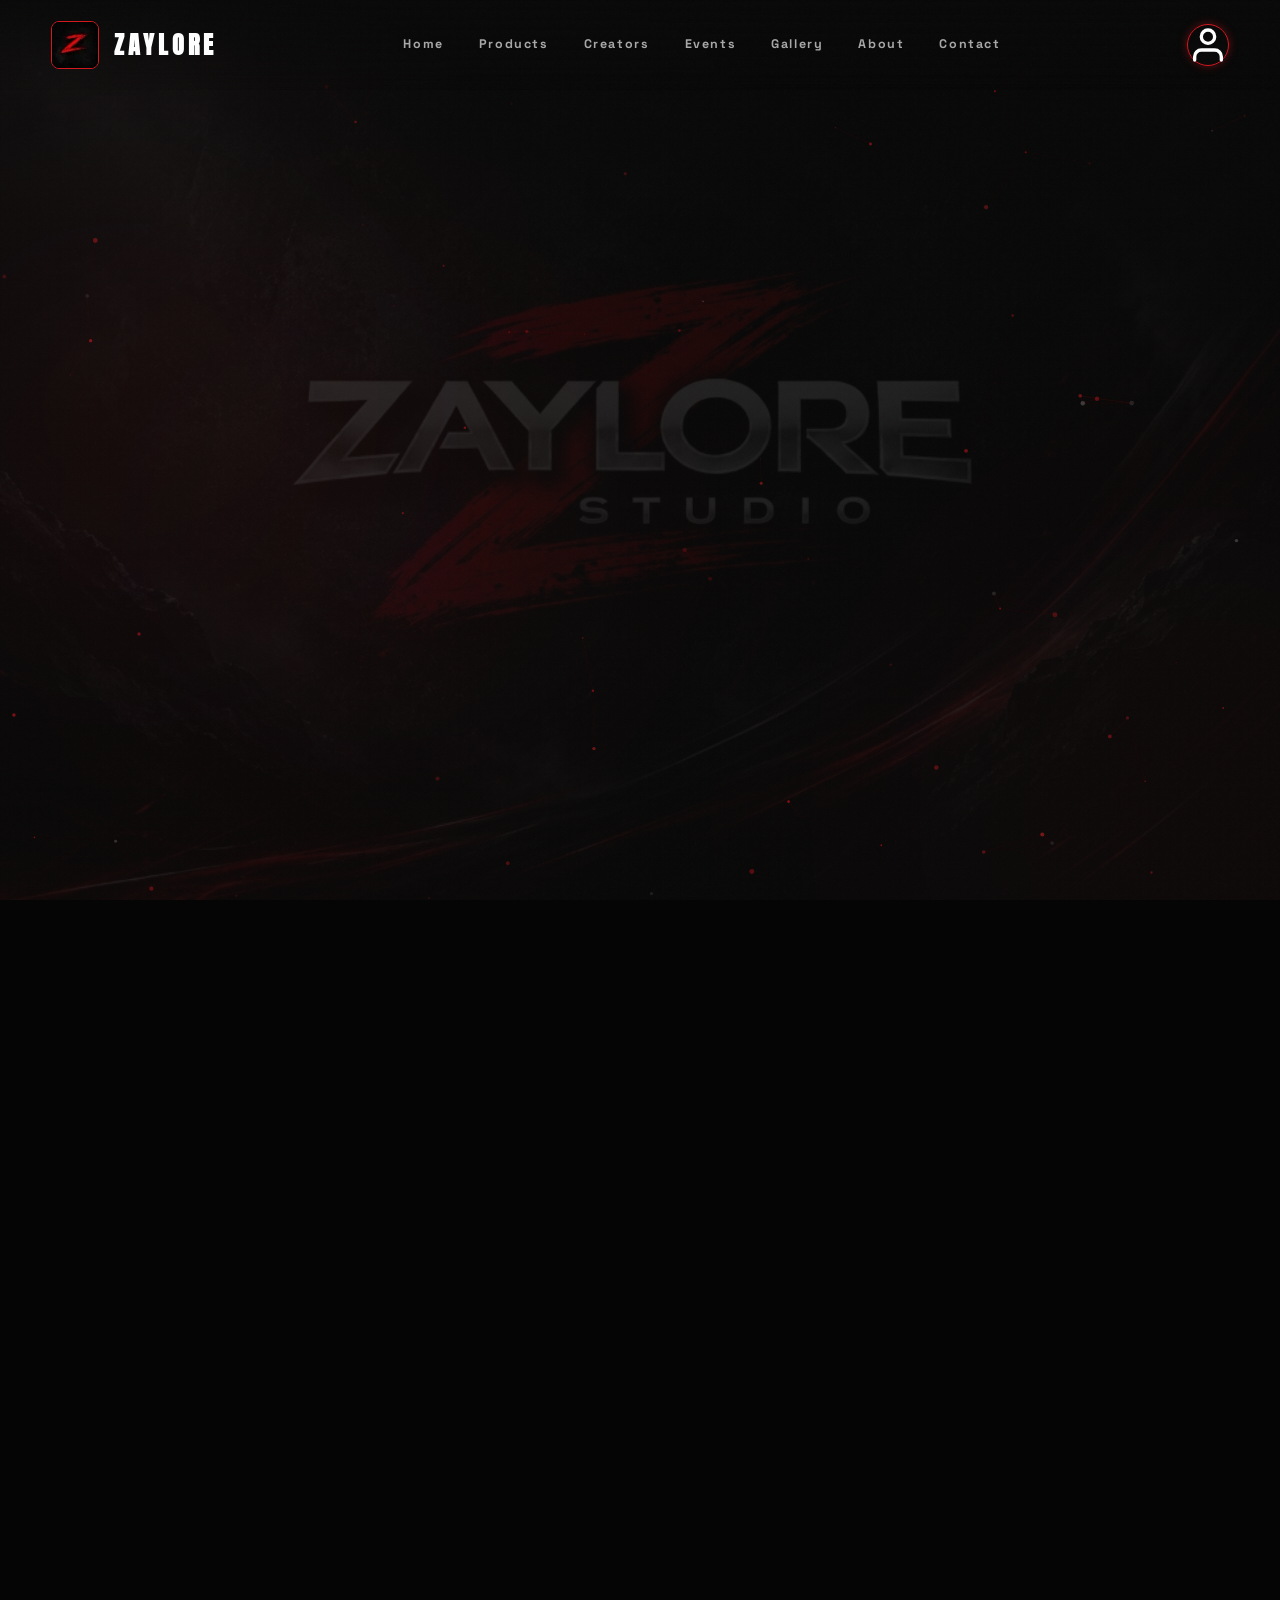
<file: about.html>
<!DOCTYPE html>
<html lang="en">

<head>
    <meta charset="UTF-8">
    <meta name="viewport" content="width=device-width, initial-scale=1.0, viewport-fit=cover">
    <title>Our Story | ZAYLORE Studio | Premium Clothing Label India</title>
    <meta name="description" content="The story behind ZAYLORE Studio—a Bangalore-based designer fashion brand and creator community building a premium clothing label beyond apparel.">
    <meta name="keywords" content="PM Mohammed Waaiz, Zaylore Studio about, clothing brand story, premium streetwear, oversized clothing, streetwear brand, fashion brand India, creator community, luxury apparel brand, designer fashion, premium clothing label, independent fashion brand, Bangalore fashion brand">
    <meta name="author" content="PM Mohammed Waaiz">
    <meta name="robots" content="index, follow">
    <link rel="canonical" href="https://www.zaylorestudio.in/about">
    <link rel="icon" href="img/logo-icon-sm.webp" type="image/jpeg">

    <script type="application/ld+json">
    {
      "@context": "https://schema.org",
      "@graph": [
        {
          "@type": "Organization",
          "@id": "https://www.zaylorestudio.in/#organization",
          "name": "Zaylore Studio",
          "url": "https://www.zaylorestudio.in",
          "logo": {
            "@type": "ImageObject",
            "url": "https://www.zaylorestudio.in/img/logo-full.webp"
          },
          "description": "Premium streetwear brand offering high-quality oversized fashion and digital youth culture accessories.",
          "founder": {
            "@id": "https://www.zaylorestudio.in/#founder"
          }
        },
        {
          "@type": "Person",
          "@id": "https://www.zaylorestudio.in/#founder",
          "name": "PM Mohammed Waaiz",
          "alternateName": "md_waaizz",
          "jobTitle": "Founder & Creative Director",
          "worksFor": {
            "@id": "https://www.zaylorestudio.in/#organization"
          },
          "url": "https://www.zaylorestudio.in"
        },
        {
          "@type": "AboutPage",
          "@id": "https://www.zaylorestudio.in/about",
          "url": "https://www.zaylorestudio.in/about",
          "name": "About Zaylore Studio & PM Mohammed Waaiz",
          "isPartOf": {
            "@id": "https://www.zaylorestudio.in/#website"
          },
          "about": {
            "@id": "https://www.zaylorestudio.in/#founder"
          }
        }
      ]
    }
    </script>

    <!-- Open Graph Meta -->
    <meta property="og:type" content="website">
    <meta property="og:url" content="https://www.zaylorestudio.in/about">
    <meta property="og:title" content="Our Story | ZAYLORE Studio | Premium Clothing Label India">
    <meta property="og:description" content="The story behind ZAYLORE Studio—a Bangalore-based designer fashion brand and creator community building a premium clothing label.">
    <meta property="og:image" content="https://www.zaylorestudio.in/img/about_hero_bg.png">
    <meta property="og:site_name" content="Zaylore Studio">

    <!-- Twitter Meta -->
    <meta name="twitter:card" content="summary_large_image">
    <meta name="twitter:site" content="@zaylorestudio">
    <meta name="twitter:creator" content="@md_waaizz">
    <meta name="twitter:title" content="Our Story | ZAYLORE Studio | Premium Clothing Label India">
    <meta name="twitter:description" content="The story behind ZAYLORE Studio—a Bangalore-based designer fashion brand and creator community building a premium clothing label.">
    <meta name="twitter:image" content="https://www.zaylorestudio.in/img/about_hero_bg.png">

    <!-- Breadcrumb Schema -->
    <script type="application/ld+json">
    {
      "@context": "https://schema.org",
      "@type": "BreadcrumbList",
      "itemListElement": [
        {
          "@type": "ListItem",
          "position": 1,
          "name": "Home",
          "item": "https://www.zaylorestudio.in/"
        },
        {
          "@type": "ListItem",
          "position": 2,
          "name": "About",
          "item": "https://www.zaylorestudio.in/about"
        }
      ]
    }
    </script>

    <!-- AboutPage Schema -->
    <script type="application/ld+json">
    {
      "@context": "https://schema.org",
      "@type": "AboutPage",
      "mainEntity": {
        "@type": "Organization",
        "name": "ZAYLORE Studio",
        "url": "https://www.zaylorestudio.in",
        "logo": "https://www.zaylorestudio.in/img/logo-icon-sm.webp",
        "description": "ZAYLORE Studio is an independent fashion brand and streetwear clothing label based in Bangalore, India.",
        "foundingDate": "2026",
        "founders": [
          {
            "@type": "Person",
            "name": "PM Mohammed Waaiz"
          }
        ]
      }
    }
    </script>

    <link rel="preconnect" href="https://fonts.googleapis.com">
    <link rel="preconnect" href="https://fonts.gstatic.com" crossorigin>
    <link rel="preload" href="https://fonts.googleapis.com/css2?family=Anton&family=Inter:wght@300;400;500;600;700&family=Space+Grotesk:wght@400;500;600;700&display=swap" as="style" onload="this.onload=null;this.rel='stylesheet'">
    <noscript><link rel="stylesheet" href="https://fonts.googleapis.com/css2?family=Anton&family=Inter:wght@300;400;500;600;700&family=Space+Grotesk:wght@400;500;600;700&display=swap"></noscript>
    <link rel="stylesheet" href="/styles.min.css?v=1.4.0">

    <style>
        /* ===== ABOUT SHOP OVERHAUL STYLES ===== */
        :root {
            --bg-dark: #050505;
            --bg-dark-gray: #0c0c0c;
            --accent: #d41920;
            --accent-bright: #ff1a1a;
            --accent-glow: rgba(212, 25, 32, 0.25);
            --silver: #b0b0b0;
            --text-light: #ffffff;
            --text-muted: #888888;
            --border-color: rgba(255, 255, 255, 0.05);
            --ff-display: 'Anton', sans-serif;
            --ff-ui: 'Space Grotesk', sans-serif;
            --ff-body: 'Inter', sans-serif;
        }

        .about-page {
            background-color: var(--bg-dark);
            min-height: 100vh;
            position: relative;
            overflow-x: hidden;
            font-family: var(--ff-body);
            color: var(--text-light);
        }

        /* Ambient Glow backdrops */
        .glow {
            position: absolute;
            width: clamp(300px, 50vw, 700px);
            height: clamp(300px, 50vw, 700px);
            border-radius: 50%;
            pointer-events: none;
            z-index: 1;
            opacity: 0.6;
            mix-blend-mode: screen;
        }
        .glow-1 {
            top: 10%;
            left: -15%;
            background: radial-gradient(circle, rgba(212, 25, 32, 0.15) 0%, rgba(212, 25, 32, 0) 70%);
            filter: blur(120px);
        }
        .glow-2 {
            top: 55%;
            right: -20%;
            background: radial-gradient(circle, rgba(212, 25, 32, 0.12) 0%, rgba(212, 25, 32, 0) 70%);
            filter: blur(140px);
        }
        .glow-3 {
            bottom: 5%;
            left: 5%;
            background: radial-gradient(circle, rgba(212, 25, 32, 0.08) 0%, rgba(212, 25, 32, 0) 70%);
            filter: blur(100px);
        }

        /* --- Section 1: Hero Section --- */
        .about-hero {
            position: relative;
            min-height: 100vh;
            width: 100%;
            display: flex;
            align-items: center;
            justify-content: center;
            padding: 130px 4% 80px;
            background: linear-gradient(180deg, rgba(5, 5, 5, 0.55) 0%, rgba(5, 5, 5, 0.98) 100%), 
                        url('img/about_hero_bg.png') no-repeat center center;
            background-size: cover;
            background-attachment: fixed;
            overflow: hidden;
            z-index: 2;
        }

        .hero-inner {
            max-width: 1200px;
            width: 100%;
            text-align: center;
            display: flex;
            flex-direction: column;
            align-items: center;
            gap: 24px;
            position: relative;
            z-index: 10;
        }

        .hero-eyebrow {
            font-family: var(--ff-ui);
            font-size: clamp(0.85rem, 2vw, 1.15rem);
            color: var(--accent);
            letter-spacing: 8px;
            text-transform: uppercase;
            font-weight: 700;
            text-shadow: 0 0 10px rgba(212, 25, 32, 0.3);
        }

        .hero-title {
            font-family: var(--ff-display);
            font-size: clamp(3.2rem, 8.5vw, 7.5rem);
            line-height: 0.95;
            color: #ffffff;
            letter-spacing: 2px;
            text-transform: uppercase;
            text-shadow: 0 0 35px rgba(255, 255, 255, 0.08), 0 0 50px rgba(212, 25, 32, 0.2);
        }

        .hero-subtitle {
            font-family: var(--ff-body);
            font-size: clamp(1rem, 2.2vw, 1.35rem);
            color: var(--silver);
            max-width: 850px;
            line-height: 1.7;
            font-weight: 400;
        }

        .hero-cue {
            margin-top: 40px;
            display: flex;
            flex-direction: column;
            align-items: center;
            gap: 10px;
        }

        .hero-cue span {
            font-family: var(--ff-ui);
            font-size: 0.65rem;
            color: var(--text-muted);
            letter-spacing: 4px;
            text-transform: uppercase;
        }

        .hero-cue-line {
            width: 1px;
            height: 50px;
            background: linear-gradient(180deg, var(--accent), transparent);
            animation: scrollLine 2s infinite ease-in-out;
        }

        @keyframes scrollLine {
            0% { transform: scaleY(0.5); opacity: 0.2; transform-origin: top; }
            50% { transform: scaleY(1.2); opacity: 1; transform-origin: top; }
            100% { transform: scaleY(0.5); opacity: 0.2; transform-origin: top; }
        }

        /* --- Common Page Section Styling --- */
        .page-sec {
            max-width: 1200px;
            margin: 120px auto 0;
            padding: 0 4%;
            position: relative;
            z-index: 3;
        }

        .sec-head {
            text-align: center;
            max-width: 800px;
            margin: 0 auto 60px;
        }

        .sec-eyebrow {
            font-family: var(--ff-ui);
            font-size: 0.75rem;
            color: var(--accent);
            letter-spacing: 6px;
            text-transform: uppercase;
            font-weight: 700;
            display: block;
            margin-bottom: 12px;
        }

        .sec-title {
            font-family: var(--ff-display);
            font-size: clamp(2.2rem, 5vw, 4rem);
            color: #fff;
            line-height: 1;
            text-transform: uppercase;
            margin-bottom: 15px;
        }

        .sec-desc {
            font-family: var(--ff-body);
            font-size: 0.98rem;
            color: var(--text-muted);
            line-height: 1.6;
        }

        /* --- Section 2: Our Story --- */
        .story-layout {
            display: grid;
            grid-template-columns: 1fr 1fr;
            gap: 60px;
            align-items: center;
        }

        .story-text p {
            font-family: var(--ff-body);
            font-size: 1.05rem;
            line-height: 1.85;
            color: var(--text-muted);
            margin-bottom: 24px;
        }

        .story-visual-wrap {
            display: flex;
            align-items: center;
            justify-content: center;
        }

        .story-logo-graphic {
            width: 220px;
            height: 220px;
            border-radius: 50%;
            border: 2px solid rgba(212, 25, 32, 0.2);
            object-fit: cover;
            filter: drop-shadow(0 0 35px rgba(212, 25, 32, 0.25));
            animation: pulseGraphic 4s infinite ease-in-out;
            transition: all 0.4s ease;
        }

        .story-logo-graphic:hover {
            filter: drop-shadow(0 0 50px rgba(212, 25, 32, 0.45));
            transform: scale(1.03);
            border-color: var(--accent);
        }

        @keyframes pulseGraphic {
            0%, 100% { transform: scale(1); opacity: 0.85; }
            50% { transform: scale(1.04); opacity: 1; }
        }

        /* --- Section 3: Founder Section --- */
        .founder-spotlight {
            background: linear-gradient(180deg, rgba(12, 12, 12, 0.75) 0%, rgba(8, 8, 8, 0.95) 100%);
            border: 1px solid var(--border-color);
            border-radius: 24px;
            padding: 60px;
            display: grid;
            grid-template-columns: 1fr 1.6fr;
            gap: 60px;
            align-items: center;
            box-shadow: 0 25px 60px rgba(0, 0, 0, 0.75);
            backdrop-filter: blur(15px);
            -webkit-backdrop-filter: blur(15px);
        }

        .founder-img-wrap {
            border-radius: 16px;
            overflow: hidden;
            border: 1.5px solid rgba(255, 255, 255, 0.05);
            box-shadow: 0 15px 35px rgba(0, 0, 0, 0.8);
            aspect-ratio: 0.95;
        }

        .founder-img-wrap img {
            width: 100%;
            height: 100%;
            object-fit: cover;
            filter: grayscale(100%) contrast(1.15) brightness(0.9);
            display: block;
            transition: all 0.5s ease;
        }

        .founder-spotlight:hover .founder-img-wrap img {
            filter: grayscale(80%) contrast(1.2) brightness(0.95);
            transform: scale(1.02);
        }

        .founder-info {
            display: flex;
            flex-direction: column;
            gap: 24px;
        }

        .founder-meta {
            border-bottom: 1px solid rgba(255, 255, 255, 0.06);
            padding-bottom: 20px;
        }

        .founder-name {
            font-family: var(--ff-ui);
            font-size: clamp(2rem, 4vw, 2.8rem);
            font-weight: 700;
            color: #ffffff;
            letter-spacing: 1px;
            text-transform: uppercase;
        }

        .founder-role {
            font-family: var(--ff-ui);
            font-size: 0.85rem;
            color: var(--accent);
            letter-spacing: 4px;
            text-transform: uppercase;
            font-weight: 700;
            margin-top: 6px;
        }

        .founder-quote {
            font-family: var(--ff-ui);
            font-size: clamp(1.1rem, 2.2vw, 1.45rem);
            line-height: 1.75;
            color: #fff;
            font-style: italic;
            font-weight: 500;
        }

        .founder-signature {
            margin-top: 10px;
        }

        .founder-sig-line {
            font-family: var(--ff-ui);
            font-size: 1.1rem;
            color: #fff;
            font-weight: 700;
            letter-spacing: 2px;
            text-transform: uppercase;
        }

        /* --- Section 4: What We Stand For (Values) --- */
        .values-grid {
            display: grid;
            grid-template-columns: repeat(3, 1fr);
            gap: 24px;
        }

        .value-card {
            background: rgba(10, 10, 10, 0.55);
            border: 1px solid rgba(255, 255, 255, 0.03);
            border-radius: 16px;
            padding: 40px 30px;
            backdrop-filter: blur(15px);
            -webkit-backdrop-filter: blur(15px);
            transition: all 0.4s cubic-bezier(0.23, 1, 0.32, 1);
            text-align: center;
        }

        .value-card:hover {
            border-color: rgba(212, 25, 32, 0.25);
            background: rgba(12, 12, 12, 0.8);
            transform: translateY(-5px);
            box-shadow: 0 20px 45px rgba(0,0,0,0.6), 0 0 30px rgba(212,25,32,0.03);
        }

        .value-title {
            font-family: var(--ff-ui);
            font-size: 1.15rem;
            font-weight: 700;
            color: #fff;
            letter-spacing: 2px;
            text-transform: uppercase;
            margin-bottom: 14px;
        }

        .value-desc {
            font-family: var(--ff-body);
            font-size: 0.92rem;
            color: var(--text-muted);
            line-height: 1.6;
        }

        /* --- Section 5: More Than Fashion --- */
        .culture-section {
            background: linear-gradient(180deg, #070707 0%, #030303 100%);
            border-top: 1px solid var(--border-color);
            border-bottom: 1px solid var(--border-color);
            padding: 100px 24px;
            text-align: center;
            position: relative;
            z-index: 3;
            margin-top: 120px;
        }

        .culture-inner {
            max-width: 900px;
            margin: 0 auto;
            display: flex;
            flex-direction: column;
            align-items: center;
            gap: 24px;
        }

        .culture-badge {
            font-family: var(--ff-ui);
            font-size: 0.72rem;
            color: var(--accent);
            letter-spacing: 6px;
            text-transform: uppercase;
            font-weight: 700;
            border: 1.5px solid rgba(212, 25, 32, 0.3);
            padding: 6px 18px;
            border-radius: 4px;
        }

        .culture-title {
            font-family: var(--ff-display);
            font-size: clamp(2.2rem, 5vw, 4.5rem);
            color: #fff;
            text-transform: uppercase;
            line-height: 1.05;
            letter-spacing: 1.5px;
            text-shadow: 0 0 25px rgba(212,25,32,0.15);
        }

        .culture-text {
            font-family: var(--ff-ui);
            font-size: clamp(1.1rem, 2.5vw, 1.55rem);
            line-height: 1.75;
            color: #eee;
            font-weight: 500;
            letter-spacing: 0.5px;
        }

        /* --- Section 6: Timeline --- */
        .timeline-wrap {
            max-width: 900px;
            margin: 50px auto 0;
            position: relative;
            padding: 20px 0;
        }

        .timeline-line {
            position: absolute;
            left: 120px;
            top: 0;
            bottom: 0;
            width: 2px;
            background: linear-gradient(180deg, transparent, rgba(255, 255, 255, 0.05) 5%, rgba(255, 255, 255, 0.05) 95%, transparent);
        }

        .timeline-item {
            display: flex;
            margin-bottom: 40px;
            position: relative;
        }

        .timeline-item:last-child {
            margin-bottom: 0;
        }

        .timeline-time {
            width: 100px;
            text-align: right;
            padding-right: 30px;
            font-family: var(--ff-ui);
            font-size: 0.88rem;
            font-weight: 700;
            color: var(--accent);
            letter-spacing: 1.5px;
            margin-top: 4px;
            flex-shrink: 0;
        }

        .timeline-marker {
            position: absolute;
            left: 120px;
            top: 8px;
            transform: translateX(-50%);
            width: 12px;
            height: 12px;
            border-radius: 50%;
            background: #111;
            border: 2px solid rgba(255, 255, 255, 0.2);
            z-index: 10;
            transition: all 0.4s ease;
        }

        .timeline-item:hover .timeline-marker {
            background: var(--accent-bright);
            border-color: var(--accent-bright);
            box-shadow: 0 0 15px var(--accent);
            transform: translateX(-50%) scale(1.25);
        }

        .timeline-content {
            margin-left: 45px;
            background: rgba(10, 10, 10, 0.4);
            border: 1px solid rgba(255, 255, 255, 0.02);
            border-radius: 12px;
            padding: 24px 30px;
            flex-grow: 1;
            backdrop-filter: blur(10px);
            -webkit-backdrop-filter: blur(10px);
            transition: all 0.3s ease;
        }

        .timeline-item:hover .timeline-content {
            border-color: rgba(255, 255, 255, 0.05);
            background: rgba(15, 15, 15, 0.6);
            transform: translateX(4px);
        }

        .timeline-label {
            font-family: var(--ff-ui);
            font-size: 1.05rem;
            font-weight: 700;
            color: #fff;
            letter-spacing: 1.5px;
            text-transform: uppercase;
            margin-bottom: 8px;
        }

        .timeline-desc {
            font-family: var(--ff-body);
            font-size: 0.92rem;
            color: var(--text-muted);
            line-height: 1.6;
        }

        /* --- Section 7: Demographics --- */
        .badges-grid {
            display: grid;
            grid-template-columns: repeat(auto-fill, minmax(240px, 1fr));
            gap: 20px;
        }

        .badge-card {
            background: rgba(15, 15, 15, 0.65);
            border: 1px solid rgba(255, 255, 255, 0.03);
            border-radius: 12px;
            padding: 24px;
            text-align: center;
            font-family: var(--ff-ui);
            font-size: 0.92rem;
            font-weight: 700;
            color: #fff;
            letter-spacing: 2px;
            text-transform: uppercase;
            transition: all 0.3s ease;
            backdrop-filter: blur(10px);
            -webkit-backdrop-filter: blur(10px);
            box-shadow: 0 10px 30px rgba(0, 0, 0, 0.3);
            display: flex;
            align-items: center;
            justify-content: center;
            border-left: 2px solid var(--border-color);
        }

        .badge-card:hover {
            border-color: var(--accent);
            background: rgba(212, 25, 32, 0.04);
            transform: scale(1.03);
            box-shadow: 0 15px 35px rgba(212, 25, 32, 0.05);
        }

        /* --- Section 8: Gallery Masonry --- */
        .masonry-layout {
            display: grid;
            grid-template-columns: repeat(auto-fill, minmax(320px, 1fr));
            grid-auto-rows: 280px;
            gap: 24px;
        }

        .masonry-item {
            position: relative;
            overflow: hidden;
            border-radius: 16px;
            border: 1px solid rgba(255, 255, 255, 0.03);
            box-shadow: 0 15px 40px rgba(0, 0, 0, 0.5);
            background-color: #080808;
            cursor: pointer;
        }

        .masonry-item img {
            width: 100%;
            height: 100%;
            object-fit: cover;
            display: block;
            filter: grayscale(15%) contrast(1.05);
            transition: transform 0.8s cubic-bezier(0.23, 1, 0.32, 1), filter 0.5s ease;
        }

        .masonry-item:hover img {
            transform: scale(1.04);
            filter: grayscale(0%) contrast(1.15);
        }

        .masonry-overlay {
            position: absolute;
            inset: 0;
            background: linear-gradient(180deg, transparent 40%, rgba(5, 5, 5, 0.95) 100%);
            display: flex;
            flex-direction: column;
            justify-content: flex-end;
            padding: 24px;
            opacity: 0.85;
            transition: opacity 0.4s ease;
        }

        .masonry-item:hover .masonry-overlay {
            opacity: 1;
        }

        .masonry-tag {
            font-family: var(--ff-ui);
            font-size: 0.65rem;
            color: var(--accent);
            font-weight: 700;
            letter-spacing: 2px;
            margin-bottom: 6px;
            text-transform: uppercase;
        }

        .masonry-desc {
            font-family: var(--ff-ui);
            font-size: 0.85rem;
            color: #fff;
            font-weight: 700;
            letter-spacing: 1.5px;
            text-transform: uppercase;
        }

        @media (min-width: 900px) {
            .masonry-item.tall {
                grid-row: span 2;
            }
            .masonry-item.wide {
                grid-column: span 2;
            }
        }

        /* --- Section 9: Future Banner --- */
        .future-sec {
            background: linear-gradient(180deg, #050505 0%, #0c0c0c 100%);
            border-top: 1px solid var(--border-color);
            border-bottom: 1px solid var(--border-color);
            padding: 100px 24px;
            text-align: center;
            position: relative;
            z-index: 3;
            margin-top: 120px;
        }

        /* --- Section 10: Registration CTA --- */
        .syndicate-card-wrap {
            max-width: 600px;
            margin: 50px auto 0;
            background: linear-gradient(180deg, rgba(15, 15, 15, 0.75), rgba(8, 8, 8, 0.96));
            border: 1px solid var(--border-color);
            border-radius: 20px;
            padding: 60px 48px;
            box-shadow: 0 25px 60px rgba(0,0,0,0.8), 0 0 50px rgba(212, 25, 32, 0.05);
            text-align: center;
            position: relative;
        }

        .syndicate-form {
            display: flex;
            flex-direction: column;
            gap: 20px;
            margin-top: 35px;
        }

        .form-row {
            display: flex;
            flex-direction: column;
            text-align: left;
            gap: 8px;
        }

        .form-lbl {
            font-family: var(--ff-ui);
            font-size: 0.65rem;
            font-weight: 700;
            color: #aaa;
            letter-spacing: 2px;
            text-transform: uppercase;
        }

        .form-in {
            background: rgba(255, 255, 255, 0.02);
            border: 1px solid rgba(255, 255, 255, 0.08);
            border-radius: 8px;
            color: #fff;
            padding: 15px 18px;
            font-family: var(--ff-body);
            font-size: 0.9rem;
            outline: none;
            transition: all 0.3s ease;
            width: 100%;
        }

        .form-in::placeholder {
            color: #444;
        }

        .form-in:focus {
            background: rgba(212, 25, 32, 0.01);
            border-color: var(--accent);
            box-shadow: 0 0 12px rgba(212, 25, 32, 0.15);
        }

        .submit-btn-cta {
            background: var(--accent);
            border: 1px solid var(--accent);
            color: #fff;
            padding: 18px;
            border-radius: 8px;
            font-family: var(--ff-ui);
            font-size: 0.78rem;
            font-weight: 700;
            letter-spacing: 3px;
            text-transform: uppercase;
            cursor: pointer;
            position: relative;
            overflow: hidden;
            transition: all 0.3s ease;
            margin-top: 15px;
            box-shadow: 0 4px 15px var(--accent-glow);
        }

        .submit-btn-cta:hover {
            background: var(--accent-bright);
            border-color: var(--accent-bright);
            box-shadow: 0 6px 22px var(--accent-glow);
            transform: translateY(-1px);
        }

        .submit-btn-cta:disabled {
            background: #222;
            border-color: #333;
            color: #666;
            cursor: not-allowed;
            transform: none;
            box-shadow: none;
        }

        /* --- Auth Toast --- */
        .auth-toast {
            position: fixed;
            bottom: -100px;
            left: 50%;
            transform: translateX(-50%);
            background: rgba(8, 8, 8, 0.98);
            border: 1px solid rgba(255, 255, 255, 0.1);
            color: #fff;
            padding: 16px 32px;
            border-radius: 8px;
            font-family: var(--ff-ui);
            font-size: 0.82rem;
            font-weight: 700;
            letter-spacing: 2px;
            text-transform: uppercase;
            box-shadow: 0 20px 50px rgba(0, 0, 0, 0.8), 0 0 30px var(--accent-glow);
            z-index: 100000;
            transition: bottom 0.4s cubic-bezier(0.175, 0.885, 0.32, 1.275);
            text-align: center;
            white-space: nowrap;
            pointer-events: none;
        }

        .auth-toast.show {
            bottom: 40px;
        }

        .auth-toast.error {
            border-color: var(--accent);
            box-shadow: 0 20px 50px rgba(0,0,0,0.8), 0 0 30px rgba(212, 25, 32, 0.3);
        }

        .auth-toast.success {
            border-color: #00ff00;
            box-shadow: 0 20px 50px rgba(0,0,0,0.8), 0 0 30px rgba(0, 255, 0, 0.2);
        }

        /* --- Responsive Tweaks --- */
        @media (max-width: 900px) {
            .story-layout {
                grid-template-columns: 1fr;
                gap: 40px;
            }

            .founder-spotlight {
                grid-template-columns: 1fr;
                gap: 40px;
                padding: 40px 30px;
            }

            .values-grid {
                grid-template-columns: repeat(2, 1fr);
            }

            .timeline-line {
                left: 30px;
            }

            .timeline-marker {
                left: 30px;
            }

            .timeline-time {
                width: auto;
                text-align: left;
                padding-right: 0;
                margin-left: 55px;
                margin-bottom: 8px;
            }

            .timeline-content {
                margin-left: 55px;
            }

            .timeline-item {
                flex-direction: column;
            }

            .masonry-layout {
                grid-auto-rows: 240px;
                gap: 16px;
            }
        }

        @media (max-width: 600px) {
            .values-grid {
                grid-template-columns: 1fr;
            }

            .badges-grid {
                grid-template-columns: 1fr;
            }

            .syndicate-card-wrap {
                padding: 40px 24px;
            }
        }
    </style>
</head>

<body class="about-page">
    <!-- Particle canvas background -->
    <canvas id="particles-canvas"></canvas>

    <!-- Red glow overlays -->
    <div class="glow glow-1"></div>
    <div class="glow glow-2"></div>
    <div class="glow glow-3"></div>

    <div class="grain"></div>

    <!-- Navigation Header -->
    <nav id="main-nav">
        <div class="nav-container">
            <a href="/" class="nav-logo">
                <img src="img/logo-icon-sm.webp" alt="Zaylore Logo">
                <span class="logo-text">ZAYLORE</span>
            </a>

            <div class="nav-links" id="nav-links">
                <a href="/" class="nav-link">Home</a>
                <a href="products" class="nav-link">Products</a>
                <a href="creators" class="nav-link">Creators</a>
                <a href="events" class="nav-link">Events</a>
                <a href="gallery" class="nav-link">Gallery</a>
                <a href="about" class="nav-link active">About</a>
                <a href="contact" class="nav-link">Contact</a>
            </div>

            <div class="nav-right">
                <a href="account" class="nav-action mobile-visible" id="nav-profile-btn" aria-label="Account">
                    <svg viewBox="0 0 24 24" fill="none" stroke="currentColor" stroke-width="2" stroke-linecap="round" stroke-linejoin="round">
                        <path d="M20 21v-2a4 4 0 0 0-4-4H8a4 4 0 0 0-4 4v2"></path>
                        <circle cx="12" cy="7" r="4"></circle>
                    </svg>
                </a>
                <div class="hamburger" id="hamburger">
                    <span></span>
                    <span></span>
                    <span></span>
                </div>
            </div>
        </div>
    </nav>

    <!-- SECTION 1: HERO SECTION -->
    <header class="about-hero">
        <div class="hero-inner">
            <span class="hero-eyebrow">ABOUT THE SYNDICATE</span>
            <h1 class="hero-title">BUILT DIFFERENT.</h1>
            <p class="hero-subtitle">
                ZAYLORE Studio was never created to follow trends. <br>
                It was created for people who think bigger, dream louder, and refuse ordinary. <br>
                Fashion is where our story begins. The mission goes far beyond clothing.
            </p>
            <div class="hero-cue">
                <span>EXPLORE</span>
                <div class="hero-cue-line"></div>
            </div>
        </div>
    </header>

    <!-- SECTION 2: OUR STORY -->
    <section class="page-sec">
        <div class="story-layout">
            <div class="story-text">
                <span class="sec-eyebrow">ORIGINS</span>
                <h2 class="sec-title">WHERE IT ALL STARTED</h2>
                <p>
                    Every movement starts with a spark. As an emerging <strong>independent fashion brand</strong> and <strong>Bangalore fashion brand</strong>, ZAYLORE Studio was conceived with a clear and defiant purpose.
                </p>
                <p>
                    We believed that the modern generation needed a dedicated <strong>creator community</strong> and a premium <strong>clothing label in India</strong> that stood for raw ambition, individuality, and premium streetwear. We didn't set out to build another commercial clothing outlet; we set out to establish a definitive <strong>luxury apparel brand</strong> and <strong>designer fashion</strong> symbol.
                </p>
                <p>
                    Today, ZAYLORE Studio stands as a leading <strong>fashion brand in India</strong> and a high-impact <strong>streetwear brand in India</strong>. We unite creators, builders, artists, and motorcyclists under a shared aesthetic language. This is our story, and it is only the beginning.
                </p>
            </div>
            <div class="story-visual-wrap">
                <img src="img/logo-icon-sm.webp" alt="Zaylore Logo Icon - Premium Clothing Label India" class="story-logo-graphic" loading="lazy">
            </div>
        </div>
    </section>

    <!-- SECTION 3: FOUNDER SECTION -->
    <section class="page-sec">
        <div class="sec-head">
            <span class="sec-eyebrow">THE VISIONARY</span>
            <h2 class="sec-title">MEET THE FOUNDER</h2>
        </div>

        <div class="founder-spotlight">
            <div class="founder-img-wrap">
                <img src="img/founder.webp" alt="Mohd Waaiz Founder Zaylore Studio" loading="lazy">
            </div>
            <div class="founder-info">
                <div class="founder-meta">
                    <h3 class="founder-name">Mohd Waaiz</h3>
                    <span class="founder-role">Founder & Visionary / ZAYLORE Studio</span>
                </div>
                <p class="founder-quote">
                    "I never wanted to create another clothing brand. <br><br>
                    I wanted to create something that inspires people to build, create, and dream bigger. <br><br>
                    ZAYLORE STUDIO represents ambition. It represents individuality. It represents people who refuse average. <br><br>
                    This is only the beginning. What we're building is a community, a culture, and a legacy."
                </p>
                <div class="founder-signature">
                    <span class="founder-sig-line">— Mohd Waaiz</span>
                </div>
            </div>
        </div>
    </section>

    <!-- SECTION 4: WHAT WE STAND FOR -->
    <section class="page-sec">
        <div class="sec-head">
            <span class="sec-eyebrow">CORE PRINCIPLES</span>
            <h2 class="sec-title">OUR VALUES</h2>
            <p class="sec-desc">The structural rules that define every drop, activation, and design choice.</p>
        </div>

        <div class="values-grid">
            <!-- Card 1 -->
            <div class="value-card">
                <h3 class="value-title">Ambition</h3>
                <p class="value-desc">For those who refuse limits.</p>
            </div>
            <!-- Card 2 -->
            <div class="value-card">
                <h3 class="value-title">Creativity</h3>
                <p class="value-desc">For those who build and create.</p>
            </div>
            <!-- Card 3 -->
            <div class="value-card">
                <h3 class="value-title">Individuality</h3>
                <p class="value-desc">For those who stand apart.</p>
            </div>
            <!-- Card 4 -->
            <div class="value-card">
                <h3 class="value-title">Community</h3>
                <p class="value-desc">For those who grow together.</p>
            </div>
            <!-- Card 5 -->
            <div class="value-card">
                <h3 class="value-title">Excellence</h3>
                <p class="value-desc">For those who pursue greatness.</p>
            </div>
            <!-- Card 6 -->
            <div class="value-card">
                <h3 class="value-title">Legacy</h3>
                <p class="value-desc">For those who want to leave their mark.</p>
            </div>
        </div>
    </section>

    <!-- SECTION 5: MORE THAN FASHION -->
    <section class="culture-section">
        <div class="culture-inner">
            <span class="culture-badge">BEYOND GARMENTS</span>
            <h2 class="culture-title">WE ARE BUILDING A CULTURE</h2>
            <p class="culture-text">
                ZAYLORE STUDIO is not limited to apparel. <br><br>
                Our vision spans **Fashion, Creative Communities, Creator Networks, Events, Collaborations, Experiences, Entrepreneurship, and Innovation**. <br><br>
                Fashion is simply the first chapter. The long-term mission is to build a global ecosystem that empowers creators and ambitious individuals.
            </p>
        </div>
    </section>

    <!-- SECTION 6: THE ZAYLORE TIMELINE -->
    <section class="page-sec">
        <div class="sec-head">
            <span class="sec-eyebrow">ROADMAP</span>
            <h2 class="sec-title">THE ZAYLORE TIMELINE</h2>
            <p class="sec-desc">Traces the development path from initial thoughts to a global culture network.</p>
        </div>

        <div class="timeline-wrap">
            <div class="timeline-line"></div>

            <!-- Item 1 -->
            <div class="timeline-item">
                <div class="timeline-time">2026</div>
                <div class="timeline-marker"></div>
                <div class="timeline-content">
                    <h3 class="timeline-label">The Beginning</h3>
                    <p class="timeline-desc">Brand Concept Created • First Community Built • Official Launch Event • First Collection Release</p>
                </div>
            </div>
            <!-- Item 2 -->
            <div class="timeline-item">
                <div class="timeline-time">FUTURE</div>
                <div class="timeline-marker"></div>
                <div class="timeline-content">
                    <h3 class="timeline-label">Global Scale</h3>
                    <p class="timeline-desc">National Expansion • Global Community Hubs • Complete Creator Ecosystem • Worldwide Recognition</p>
                </div>
            </div>
        </div>
    </section>

    <!-- SECTION 7: THE PEOPLE WE BUILD FOR -->
    <section class="page-sec">
        <div class="sec-head">
            <span class="sec-eyebrow">ATTITUDE CHECK</span>
            <h2 class="sec-title">THIS IS FOR YOU IF...</h2>
            <p class="sec-desc">We build for those who share our growth perspective.</p>
        </div>

        <div class="badges-grid">
            <div class="badge-card">You think differently.</div>
            <div class="badge-card">You dream bigger.</div>
            <div class="badge-card">You build things.</div>
            <div class="badge-card">You create content.</div>
            <div class="badge-card">You take risks.</div>
            <div class="badge-card">You refuse average.</div>
            <div class="badge-card">You want more from life.</div>
        </div>
    </section>

    <!-- SECTION 8: COMMUNITY GALLERY -->
    <section class="page-sec">
        <div class="sec-head">
            <span class="sec-eyebrow">EDITORIALS</span>
            <h2 class="sec-title">THE CULTURE</h2>
            <p class="sec-desc">A visual log of our streetwear, shoots, creators, motorcycle runs, and community.</p>
        </div>

        <div class="masonry-layout">
            <div class="masonry-item tall">
                <img src="img/lookbook_streetwear.png" alt="Zaylore Culture Streetwear" loading="lazy">
                <div class="masonry-overlay">
                    <span class="masonry-tag">01 // CULTURE</span>
                    <span class="masonry-desc">URBAN STREET ATTITUDE</span>
                </div>
            </div>
            <div class="masonry-item wide">
                <img src="img/lookbook_motorcycle.png" alt="Zaylore Motorcycle Culture" loading="lazy">
                <div class="masonry-overlay">
                    <span class="masonry-tag">02 // RIDERS</span>
                    <span class="masonry-desc">RAW ENGINE ENERGY</span>
                </div>
            </div>
            <div class="masonry-item">
                <img src="img/lookbook_baggy_denim.png" alt="Zaylore Baggy Denim" loading="lazy">
                <div class="masonry-overlay">
                    <span class="masonry-tag">03 // DESIGN</span>
                    <span class="masonry-desc">DISTRESSED SEAMS & DENIM</span>
                </div>
            </div>
            <div class="masonry-item tall">
                <img src="img/lookbook_leather_jacket.png" alt="Zaylore Leather Jacket" loading="lazy">
                <div class="masonry-overlay">
                    <span class="masonry-tag">04 // OUTWEAR</span>
                    <span class="masonry-desc">OVERSIZED SHELLS</span>
                </div>
            </div>
            <div class="masonry-item">
                <img src="img/gallery-1.webp" alt="Zaylore Fashion Shoot" loading="lazy">
                <div class="masonry-overlay">
                    <span class="masonry-tag">05 // COMMUNITY</span>
                    <span class="masonry-desc">CREATIVE HUB ACTIVATION</span>
                </div>
            </div>
            <div class="masonry-item">
                <img src="img/gallery-2.webp" alt="Zaylore Brand Experiences" loading="lazy">
                <div class="masonry-overlay">
                    <span class="masonry-tag">06 // LEGACY</span>
                    <span class="masonry-desc">THE FIRST MILESTONE</span>
                </div>
            </div>
        </div>
    </section>

    <!-- SECTION 9: THE FUTURE -->
    <section class="future-sec">
        <div class="culture-inner">
            <span class="culture-badge">THE HORIZON</span>
            <h2 class="culture-title">THIS IS JUST THE BEGINNING</h2>
            <p class="culture-text">
                What starts as a fashion brand today will evolve into something much larger tomorrow. <br>
                ZAYLORE Studio is building a future where creativity, ambition, culture, and community come together. <br><br>
                The first chapter is being written now. <br>
                And this story is only getting started.
            </p>
        </div>
    </section>

    <!-- SECTION 10: FINAL CTA (UPGRADED) -->
    <section class="zs-cta-section reveal" id="about-final-cta" style="margin-bottom: 120px;">
        <div class="zs-cta-glow"></div>
        <div class="zs-cta-container">
            <div class="zs-cta-card">
                <span class="zs-cta-eyebrow">THE MOVEMENT</span>
                <h2 class="zs-cta-title">DON'T JUST WATCH THE STORY.<br><span>BECOME PART OF IT.</span></h2>
                <p class="zs-cta-desc">Every movement starts with a few who dare to think different. Join the community helping shape the next chapter of culture.</p>

                <form class="zs-modal-form" id="syndicate-join-form" onsubmit="handleSyndicateSignup(event)">
                    <div class="zs-modal-input-wrap">
                        <input type="text" id="syn-name" class="zs-modal-input" placeholder="Your Full Name" required autocomplete="name">
                    </div>
                    <div class="zs-modal-input-wrap">
                        <input type="email" id="syn-email" class="zs-modal-input" placeholder="Your Email Address" required autocomplete="email">
                    </div>
                    <button type="submit" class="zs-btn-primary" id="syn-submit-btn" style="width: 100%;">
                        <span>JOIN THE MOVEMENT</span>
                    </button>
                </form>
            </div>
        </div>
    </section>

    <!-- Syndicate Footer -->
    <footer id="main-footer">
        <!-- SEO Link Cloud (Muted & Elegant) -->
        <div class="footer-seo-links">
            <span class="seo-label">SHOP:</span>
            <a href="/products#oversized-t-shirts">Oversized T-Shirts</a>
            <a href="/products#graphic-tees">Graphic Tees</a>
            <a href="/products#premium-hoodies">Premium Hoodies</a>
            <a href="/products#baggy-jeans">Baggy Jeans</a>
            <a href="/products#cargo-pants">Cargo Pants</a>
            <a href="/products#streetwear-jackets">Streetwear Jackets</a>
            <a href="/products#leather-jackets">Leather Jackets</a>
            <a href="/products#denim-jackets">Denim Jackets</a>
            <a href="/products#urban-fashion">Urban Fashion</a>
            <a href="/products#luxury-streetwear">Luxury Streetwear</a>
        </div>
        <div class="footer-grid">
            <div class="footer-col-brand">
                <a href="/" class="footer-logo-wrap">
                    <img src="img/logo-icon-sm.webp" alt="Zaylore Studio" class="footer-logo-img">
                    <span class="footer-brand-name">ZAYLORE</span>
                </a>
                <p class="footer-desc">
                    BUILT DIFFERENT. Created for creators, dreamers, builders, and those who refuse ordinary.
                </p>
                <p class="footer-desc" style="font-size:0.7rem;color:#333;margin-top:8px;">Founded by PM Mohammed Waaiz · MW Zawion Digital Studio</p>
                <div class="footer-socials">
                    <a href="https://www.instagram.com/zaylorestudio" class="social-btn" aria-label="Instagram" target="_blank" rel="noopener">
                        <svg width="18" height="18" fill="currentColor" viewBox="0 0 24 24"><path d="M12 2.163c3.204 0 3.584.012 4.85.07 3.252.148 4.771 1.691 4.919 4.919.058 1.265.069 1.645.069 4.849 0 3.205-.012 3.584-.069 4.849-.149 3.225-1.664 4.771-4.919 4.919-1.266.058-1.644.07-4.85.07-3.204 0-3.584-.012-4.849-.07-3.26-.149-4.771-1.699-4.919-4.92-.058-1.265-.07-1.644-.07-4.849 0-3.204.013-3.583.07-4.849.149-3.227 1.664-4.771 4.919-4.919 1.266-.057 1.645-.069 4.849-.069zm0-2.163c-3.259 0-3.667.014-4.947.072-4.358.2-6.78 2.618-6.98 6.98-.059 1.281-.073 1.689-.073 4.948 0 3.259.014 3.668.072 4.948.2 4.358 2.618 6.78 6.98 6.98 1.281.058 1.689.072 4.948.072 3.259 0 3.668-.014 4.948-.072 4.354-.2 6.782-2.618 6.979-6.98.059-1.28.073-1.689.073-4.948 0-3.259-.014-3.667-.072-4.947-.196-4.354-2.617-6.78-6.979-6.98-1.281-.059-1.69-.073-4.949-.073zm0 5.838c-3.403 0-6.162 2.759-6.162 6.162s2.759 6.163 6.162 6.163 6.162-2.759 6.162-6.163c0-3.403-2.759-6.162-6.162-6.162zm0 10.162c-2.209 0-4-1.79-4-4 0-2.209 1.791-4 4-4s4 1.791 4 4c0 2.21-1.791 4-4 4zm6.406-11.845c-.796 0-1.441.645-1.441 1.44s.645 1.44 1.441 1.44c.795 0 1.439-.645 1.439-1.44s-.644-1.44-1.439-1.44z"/></svg>
                    </a>
                    <a href="#" class="social-btn" aria-label="Twitter">
                        <svg width="16" height="16" fill="currentColor" viewBox="0 0 24 24"><path d="M24 4.557c-.883.392-1.832.656-2.828.775 1.017-.609 1.798-1.574 2.165-2.724-.951.564-2.005.974-3.127 1.195-.897-.957-2.178-1.555-3.594-1.555-3.179 0-5.515 2.966-4.797 6.045-4.091-.205-7.719-2.165-10.148-5.144-1.29 2.213-.669 5.108 1.523 6.574-.806-.026-1.566-.247-2.229-.616-.054 2.281 1.581 4.415 3.949 4.89-.693.188-1.452.232-2.224.084.626 1.956 2.444 3.379 4.6 3.419-2.07 1.623-4.678 2.348-7.29 2.04 2.179 1.397 4.768 2.212 7.548 2.212 9.142 0 14.307-7.721 13.995-14.646.962-.695 1.797-1.562 2.457-2.549z"/></svg>
                    </a>
                    <a href="https://www.linkedin.com/in/mohd-waaiz/" class="social-btn" aria-label="LinkedIn" target="_blank" rel="noopener">
                        <svg width="16" height="16" fill="currentColor" viewBox="0 0 24 24"><path d="M4.98 3.5c0 1.381-1.11 2.5-2.48 2.5s-2.48-1.119-2.48-2.5c0-1.38 1.11-2.5 2.48-2.5s2.48 1.12 2.48 2.5zm.02 4.5h-5v16h5v-16zm7.982 0h-4.968v16h4.969v-8.399c0-4.67 6.029-5.052 6.029 0v8.399h4.988v-10.131c0-7.88-8.922-7.593-11.018-3.714v-2.155z"/></svg>
                    </a>
                </div>
            </div>

            <div class="footer-col">
                <h4 class="footer-col-title">Customer Care</h4>
                <ul class="footer-menu">
                    <li><a href="/products#customer-care" class="footer-menu-link">Shipping Information</a></li>
                    <li><a href="/products#customer-care" class="footer-menu-link">Returns Policy</a></li>
                    <li><a href="/products#help-and-payment" class="footer-menu-link">Contact Support</a></li>
                    <li><a href="/products#faqs" class="footer-menu-link">FAQs</a></li>
                </ul>
            </div>

            <div class="footer-col">
                <h4 class="footer-col-title">Contact</h4>
                <ul class="footer-menu">
                    <li><a href="mailto:hello@zaylorestudio.in" class="footer-menu-link">hello@zaylorestudio.in</a></li>
                    <li><a href="https://wa.me/918220111609" target="_blank" rel="noopener" class="footer-menu-link">+91 8220111609</a></li>
                </ul>
            </div>

            <div class="footer-col">
                <h4 class="footer-col-title">Brand</h4>
                <ul class="footer-menu">
                    <li><a href="/about" class="footer-menu-link">About ZAYLORE Studio</a></li>
                    <li><a href="/events" class="footer-menu-link">The Founding Event</a></li>
                    <li><a href="/#first-drop" class="footer-menu-link">The First Drop</a></li>
                    <li><a href="/#syndicate-signup" class="footer-menu-link">Join The Syndicate</a></li>
                </ul>
            </div>
        </div>

        <div class="footer-bottom">
            <p class="copyright">&copy; 2026 ZAYLORE STUDIO. All rights reserved.</p>
            <div class="footer-legal">
                <a href="privacy" class="legal-link">Privacy Policy</a>
                <a href="terms" class="legal-link">Terms of Service</a>
            </div>
        </div>
    </footer>

    <!-- Database & Page Controllers -->
    <script defer src="/js/firebase-config.js"></script>
    <script defer src="/js/db.js"></script>
    <script defer src="/js/auth-state.js"></script>
    <script defer src="/script.min.js?v=1.3.0"></script>

    <!-- Page Controller -->
    <script>
    (function () {
        'use strict';

        document.addEventListener('DOMContentLoaded', async () => {
            // 1. Auth Session Check to Hydrate Avatar
            const currentUser = localStorage.getItem('zs_user') ? JSON.parse(localStorage.getItem('zs_user')) : null;
            const navAction = document.getElementById('nav-profile-btn');
            if (currentUser && navAction) {
                if (currentUser.profilePic) {
                    navAction.innerHTML = `<img src="${currentUser.profilePic}" alt="Avatar" class="avatar-header-icon" style="width:100%;height:100%;object-fit:cover;border-radius:50%;">`;
                } else {
                    navAction.innerHTML = `<div class="profile-avatar" style="width:100%;height:100%;display:flex;align-items:center;justify-content:center;background:#d41920;color:#fff;border-radius:50%;font-weight:700;">${currentUser.name.charAt(0).toUpperCase()}</div>`;
                }
            }

            // 2. Syndicate Form Submission Handler
            window.handleSyndicateSignup = async function (e) {
                e.preventDefault();
                const nameInput = document.getElementById('syn-name');
                const emailInput = document.getElementById('syn-email');
                const submitBtn = document.getElementById('syn-submit-btn');

                if (!nameInput || !emailInput || !submitBtn) return;

                const name = nameInput.value.trim();
                const email = emailInput.value.trim();

                if (!name || !email) return;

                submitBtn.disabled = true;
                submitBtn.querySelector('span').textContent = 'JOINING THE SYNDICATE...';

                try {
                    // Save to Firestore if available
                    if (window._zsDB) {
                        await window._zsDB.collection('newsletterSignups').doc(email.toLowerCase()).set({
                            email: email.toLowerCase(),
                            name: name,
                            source: 'about_page_syndicate',
                            subscribedAt: firebase.firestore.FieldValue.serverTimestamp()
                        }, { merge: true });
                    }

                    // Save to LocalStorage fallback for double safety
                    const subs = JSON.parse(localStorage.getItem('zs_newsletter') || '[]');
                    const exists = subs.find(s => s.email.toLowerCase() === email.toLowerCase());
                    if (!exists) {
                        subs.push({ 
                            email: email.toLowerCase(), 
                            name: name, 
                            source: 'about_page_syndicate', 
                            subscribedAt: new Date().toISOString() 
                        });
                        localStorage.setItem('zs_newsletter', JSON.stringify(subs));
                    }

                    showToast("WELCOME TO THE SYNDICATE. MEMBERSHIP APPROVED.", false);
                    nameInput.value = '';
                    emailInput.value = '';
                    submitBtn.querySelector('span').textContent = 'JOINED THE SYNDICATE ✓';
                    submitBtn.disabled = true;
                    submitBtn.style.borderColor = '#00ff00';
                    submitBtn.style.color = '#00ff00';
                } catch (err) {
                    console.error("Failed to join syndicate", err);
                    showToast("Failed to join. Please try again.", true);
                    submitBtn.disabled = false;
                    submitBtn.querySelector('span').textContent = 'JOIN THE SYNDICATE';
                }
            };

            function showToast(msg, isError = true) {
                let toast = document.getElementById('zs-prod-toast');
                if (!toast) {
                    toast = document.createElement('div');
                    toast.id = 'zs-prod-toast';
                    document.body.appendChild(toast);
                }
                toast.innerText = msg;
                toast.className = `auth-toast show ${isError ? 'error' : 'success'}`;
                setTimeout(() => {
                    toast.classList.remove('show');
                }, 4000);
            }
        });
    })();
    </script>
</body>

</html>
</file>
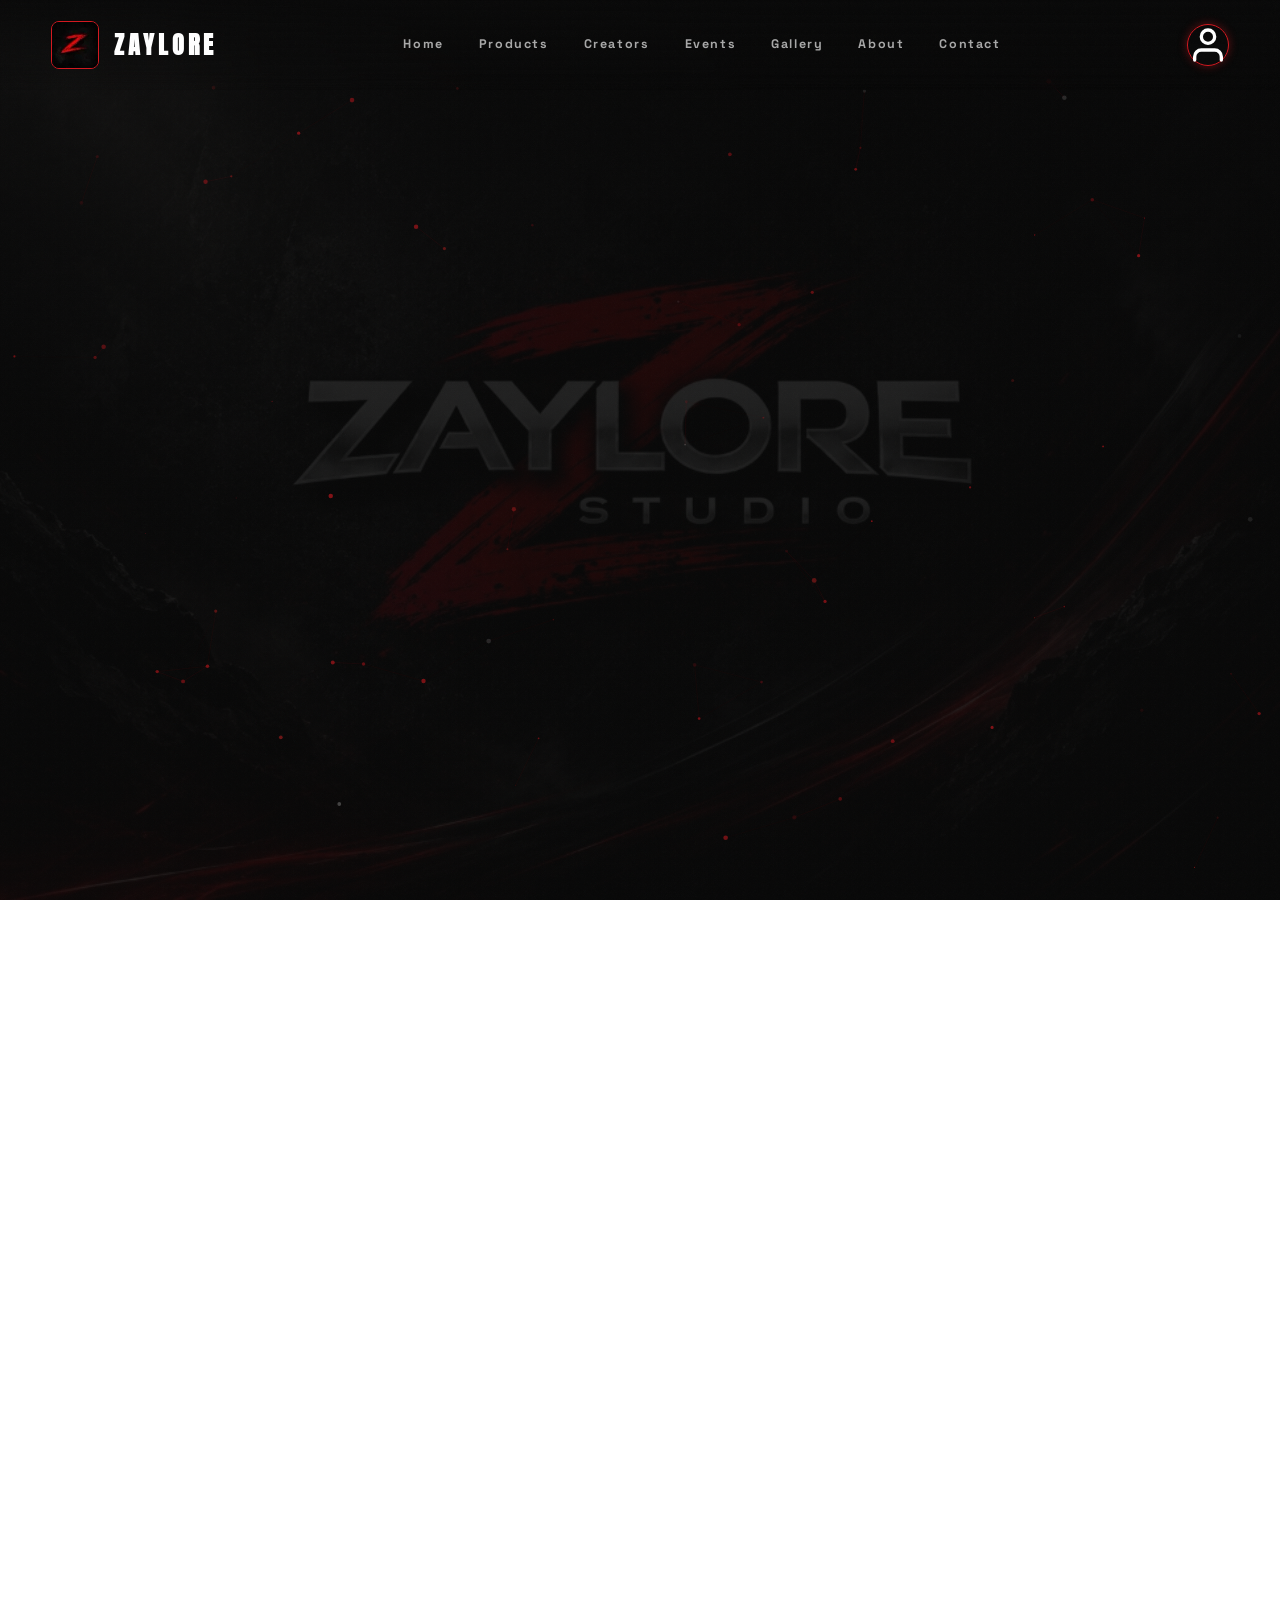
<file: contact.html>
<!DOCTYPE html>
<html lang="en">

<head>
    <meta charset="UTF-8">
    <meta name="viewport" content="width=device-width, initial-scale=1.0, viewport-fit=cover">
    <title>Contact Us | ZAYLORE Studio | Support & Collaborations</title>
    <meta name="description" content="Get in touch with the ZAYLORE Studio team. For customer support, shipping queries, design collaborations, and premium fashion business inquiries.">
    <meta name="keywords" content="Zaylore Studio contact, PM Mohammed Waaiz contact, clothing brand collaboration, streetwear partnerships, luxury streetwear inquiries, oversized clothing brand, streetwear outfits, business inquiries, customer support streetwear">
    <meta name="author" content="PM Mohammed Waaiz">
    <meta name="robots" content="index, follow">
    <link rel="canonical" href="https://www.zaylorestudio.in/contact">
    <link rel="icon" href="img/logo-icon-sm.webp" type="image/jpeg">

    <!-- Open Graph -->
    <meta property="og:type" content="website">
    <meta property="og:url" content="https://www.zaylorestudio.in/contact">
    <meta property="og:title" content="Contact Us | ZAYLORE Studio | Support & Collaborations">
    <meta property="og:description" content="Get in touch with the ZAYLORE Studio team for support, collaborations, and business inquiries.">
    <meta property="og:site_name" content="Zaylore Studio">

    <!-- Twitter -->
    <meta name="twitter:card" content="summary_large_image">
    <meta name="twitter:site" content="@zaylorestudio">
    <meta name="twitter:creator" content="@md_waaizz">
    <meta name="twitter:title" content="Contact Us | ZAYLORE Studio | Support & Collaborations">
    <meta name="twitter:description" content="Get in touch with the ZAYLORE Studio team for support, collaborations, and business inquiries.">

    <!-- Breadcrumb Schema -->
    <script type="application/ld+json">
    {
      "@context": "https://schema.org",
      "@type": "BreadcrumbList",
      "itemListElement": [
        {
          "@type": "ListItem",
          "position": 1,
          "name": "Home",
          "item": "https://www.zaylorestudio.in/"
        },
        {
          "@type": "ListItem",
          "position": 2,
          "name": "Contact",
          "item": "https://www.zaylorestudio.in/contact"
        }
      ]
    }
    </script>

    <!-- ContactPage Schema -->
    <script type="application/ld+json">
    {
      "@context": "https://schema.org",
      "@type": "ContactPage",
      "name": "Contact ZAYLORE Studio",
      "description": "Customer service and business contact page for ZAYLORE Studio, premium streetwear brand based in Bangalore, India.",
      "url": "https://www.zaylorestudio.in/contact",
      "contactPoint": {
        "@type": "ContactPoint",
        "email": "support@zaylorestudio.in",
        "contactType": "customer service",
        "areaServed": "IN",
        "availableLanguage": "English"
      }
    }
    </script>

    <link rel="preconnect" href="https://fonts.googleapis.com">
    <link rel="preconnect" href="https://fonts.gstatic.com" crossorigin>
    <link
        href="https://fonts.googleapis.com/css2?family=Anton&family=Inter:wght@300;400;500;600;700&family=Space+Grotesk:wght@400;500;600;700&display=swap"
        rel="stylesheet">
    <link rel="stylesheet" href="/styles.min.css?v=1.4.0">
    <style>
        /* ===== CONTACT PAGE STYLES ===== */
        .contact-page {
            overflow-x: hidden;
        }



        /* --- Header --- */
        .contact-header {
            position: relative;
            padding: 160px 40px 60px;
            text-align: center;
            z-index: 2;
        }

        .contact-title {
            font-family: 'Anton', sans-serif;
            font-size: clamp(4rem, 8vw, 6rem);
            line-height: 1;
            color: #ffffff;
            margin-bottom: 16px;
            opacity: 0;
            transform: translateY(20px);
            animation: fadeUp 1s ease forwards;
            text-shadow:
                0 1px 0 #cccccc, 0 2px 0 #c9c9c9, 0 3px 0 #bbbbbb, 0 4px 0 #b9b9b9, 0 5px 0 #aaaaaa,
                0 6px 1px rgba(0, 0, 0, .1), 0 0 5px rgba(212, 25, 32, .2), 0 1px 3px rgba(212, 25, 32, .4),
                0 3px 5px rgba(212, 25, 32, .3), 0 5px 10px rgba(212, 25, 32, .3), 0 10px 10px rgba(212, 25, 32, .2),
                0 20px 20px rgba(212, 25, 32, .15);
        }

        .contact-subtitle {
            font-family: 'Space Grotesk', sans-serif;
            font-size: 0.85rem;
            letter-spacing: 6px;
            color: #d41920;
            opacity: 0;
            transform: translateY(20px);
            animation: fadeUp 1s ease 0.3s forwards;
            text-shadow: 0 1px 0 #900, 0 2px 0 #700, 0 3px 0 #500, 0 4px 10px rgba(212, 25, 32, 0.4);
        }

        /* --- Contact Content --- */
        .contact-container {
            max-width: 1200px;
            margin: 0 auto;
            padding: 20px 40px 100px;
            position: relative;
            z-index: 2;
            display: grid;
            grid-template-columns: 1fr 1fr;
            gap: 60px;
            align-items: center;
            opacity: 0;
            transform: translateY(30px);
            animation: fadeUp 1s ease 0.5s forwards;
        }

        .contact-brand {
            display: flex;
            flex-direction: column;
            gap: 20px;
        }

        .contact-brand-img {
            width: 100%;
            border-radius: 12px;
            box-shadow: 0 20px 50px rgba(0, 0, 0, 0.8);
            border: 1px solid rgba(212, 25, 32, 0.2);
            filter: grayscale(10%) contrast(1.1);
        }

        .contact-brand-quote {
            font-family: 'Anton', sans-serif;
            font-size: 2.5rem;
            color: #d41920;
            line-height: 1.1;
            letter-spacing: 3px;
            text-shadow: 0 1px 0 #900, 0 2px 0 #700, 0 3px 5px rgba(212, 25, 32, 0.5);
            margin-top: 10px;
        }

        .contact-links-stack {
            display: flex;
            flex-direction: column;
            gap: 20px;
        }

        .contact-card {
            background: rgba(15, 15, 15, 0.6);
            border: 1px solid rgba(212, 25, 32, 0.2);
            border-radius: 12px;
            padding: 30px;
            text-align: center;
            backdrop-filter: blur(10px);
            transition: all 0.4s ease;
            text-decoration: none;
            display: flex;
            flex-direction: column;
            align-items: center;
            gap: 15px;
            box-shadow: 0 10px 30px rgba(0, 0, 0, 0.5);
        }

        .contact-card:hover {
            transform: translateY(-10px);
            border-color: #d41920;
            box-shadow: 0 15px 40px rgba(212, 25, 32, 0.3);
            background: rgba(20, 20, 20, 0.8);
        }

        .contact-icon {
            font-family: 'Space Grotesk', sans-serif;
            font-size: 2rem;
            color: #d41920;
            text-shadow: 0 0 15px rgba(212, 25, 32, 0.5);
            margin-bottom: 10px;
            display: inline-block;
            transition: transform 0.3s ease;
        }

        .contact-card:hover .contact-icon {
            transform: scale(1.1);
        }

        .contact-label {
            font-family: 'Space Grotesk', sans-serif;
            font-size: 0.8rem;
            font-weight: 700;
            letter-spacing: 3px;
            color: #e8e8e8;
            text-transform: uppercase;
            text-shadow: 0 1px 0 #999, 0 2px 0 #777, 0 3px 5px rgba(0, 0, 0, 0.5);
        }

        .contact-value {
            font-family: 'Inter', sans-serif;
            font-size: 1.1rem;
            font-weight: 600;
            color: #ccc;
            transition: color 0.3s;
            letter-spacing: 1px;
        }

        .contact-card:hover .contact-value {
            color: #fff;
        }

        /* --- Footer --- */


        /* --- Reveal Animation --- */
        @keyframes fadeUp {
            to {
                opacity: 1;
                transform: translateY(0);
            }
        }

        .reveal.visible {
            animation: fadeUp 0.8s ease forwards;
        }

        /* --- Responsive --- */
        @media (max-width: 900px) {
            .contact-container {
                grid-template-columns: 1fr;
                gap: 40px;
            }

            .contact-brand-quote {
                font-size: 2rem;
                text-align: center;
            }
        }

        /* --- Responsive --- */
        @media (max-width: 900px) {
            .contact-header {
                padding: 120px 20px 40px;
            }

            .contact-container {
                padding: 0 20px 60px;
            }
        }
    </style>

    <!-- Complete SEO Schema.org Structured Data -->
    <script type="application/ld+json">
    {
      "@context": "https://schema.org",
      "@type": "ContactPage",
      "@id": "https://www.zaylorestudio.in/contact",
      "url": "https://www.zaylorestudio.in/contact",
      "name": "Contact Zaylore Studio",
      "isPartOf": {
        "@type": "WebSite",
        "@id": "https://www.zaylorestudio.in/#website"
      },
      "mainEntity": {
        "@type": "Organization",
        "@id": "https://www.zaylorestudio.in/#organization",
        "name": "Zaylore Studio",
        "url": "https://www.zaylorestudio.in",
        "founder": {
          "@type": "Person",
          "@id": "https://www.zaylorestudio.in/#founder",
          "name": "PM Mohammed Waaiz",
          "alternateName": "md_waaizz"
        },
        "contactPoint": {
          "@type": "ContactPoint",
          "contactType": "Customer Service",
          "email": "hello@zaylorestudio.in",
          "telephone": "+918220111609"
        }
      }
    }
    </script>
</head>

<body class="contact-page">
    <!-- Particle canvas background -->
    <canvas id="particles-canvas"></canvas>

    <!-- Red glow overlays -->
    <div class="glow glow-1"></div>
    <div class="glow glow-2"></div>
    <div class="glow glow-3"></div>


    <!-- Navigation -->

    <!-- Navigation -->

    
    <!-- Navigation -->
    <nav id="main-nav">
        <div class="nav-container">
            <a href="/" class="nav-logo">
                <img src="img/logo-icon-sm.webp" alt="Zaylore Logo">
                <span class="logo-text">ZAYLORE</span>
            </a>

            <div class="nav-links" id="nav-links">
                <a href="/" class="nav-link">Home</a>
                <a href="products" class="nav-link">Products</a>
                <a href="creators" class="nav-link">Creators</a>
                <a href="events" class="nav-link">Events</a>
                <a href="gallery" class="nav-link">Gallery</a>
                <a href="about" class="nav-link">About</a>
                <a href="contact" class="nav-link active">Contact</a>
            </div>

            <div class="nav-right">
                <a href="account" class="nav-action mobile-visible" id="nav-profile-btn"  aria-label="Account">
                    <svg viewBox="0 0 24 24" fill="none" stroke="currentColor" stroke-width="2" stroke-linecap="round"
                        stroke-linejoin="round">
                        <path d="M20 21v-2a4 4 0 0 0-4-4H8a4 4 0 0 0-4 4v2"></path>
                        <circle cx="12" cy="7" r="4"></circle>
                    </svg>
                </a>
                <div class="hamburger" id="hamburger">
                    <span></span>
                    <span></span>
                    <span></span>
                </div>
            </div>
        </div>
    </nav>





    <!-- Header -->
    <header class="contact-header">
        <h1 class="contact-title">CONNECT</h1>
        <p class="contact-subtitle">JOIN THE SYNDICATE</p>
    </header>

    <!-- Contact Details -->
    <div class="contact-container">

        <!-- Brand Section -->
        <div class="contact-brand">
            <img src="img/logo-full.webp" alt="Zaylore Studio Brand" class="contact-brand-img">
            <p class="contact-brand-quote">"BUILT FOR THE BOLD. DESIGNED FOR THE STREETS."</p>
        </div>

        <!-- Links Section -->
        <div class="contact-links-stack">
            <!-- Email -->
            <a href="mailto:hello@zaylorestudio.in" class="contact-card">
                <span class="contact-icon">@</span>
                <span class="contact-label">EMAIL US</span>
                <span class="contact-value">hello@zaylorestudio.in</span>
            </a>

            <!-- WhatsApp DM -->
            <a href="https://wa.me/918220111609" class="contact-card" target="_blank" rel="noopener noreferrer">
                <span class="contact-icon">WA</span>
                <span class="contact-label">WHATSAPP DM</span>
                <span class="contact-value">+91 8220111609</span>
            </a>

            <!-- WhatsApp Community -->
            <a href="https://chat.whatsapp.com/F8ZO55B3glEHsguZoaBDvl" class="contact-card" target="_blank"
                rel="noopener noreferrer">
                <span class="contact-icon">WC</span>
                <span class="contact-label">WHATSAPP COMMUNITY</span>
                <span class="contact-value">Join The Movement</span>
            </a>

            <!-- Instagram -->
            <a href="https://instagram.com/zaylore_studio" class="contact-card" target="_blank"
                rel="noopener noreferrer">
                <span class="contact-icon">IG</span>
                <span class="contact-label">INSTAGRAM</span>
                <span class="contact-value">@zaylore_studio</span>
            </a>
        </div>
    </div>



    

    
    <div class="grain"></div>
    <script defer src="/assets/ui.min.js?v=1.1.0"></script>

    
    <!-- ═══════════════════════════════════════════════ -->
    <!-- PRIMARY BRAND CTA SECTION                       -->
    <!-- ═══════════════════════════════════════════════ -->
    <section class="zs-cta-section reveal" id="primary-brand-cta">
        <div class="zs-cta-glow"></div>
        <div class="zs-cta-container">
            <div class="zs-cta-card">
                <span class="zs-cta-eyebrow">THE FIRST CHAPTER</span>
                <h2 class="zs-cta-title">BECOME PART OF <span>THE FIRST CHAPTER</span></h2>
                <p class="zs-cta-desc">ZAYLORE STUDIO is more than a clothing brand. It's a community built for creators, dreamers, builders, riders, and people who refuse ordinary. The first drop is approaching. The founding event is coming. The movement is growing. Your place starts here.</p>
                <div class="zs-cta-btn-group">
                    <button class="zs-btn-primary trigger-syndicate-modal">
                        <span>JOIN THE SYNDICATE</span>
                    </button>
                    <a href="events" class="zs-btn-secondary">
                        <span>RESERVE YOUR SPOT</span>
                    </a>
                </div>
            </div>
        </div>
    </section>

    <footer id="main-footer">
        <!-- SEO Link Cloud (Muted & Elegant) -->
        <div class="footer-seo-links">
            <span class="seo-label">SHOP:</span>
            <a href="/products#oversized-t-shirts">Oversized T-Shirts</a>
            <a href="/products#graphic-tees">Graphic Tees</a>
            <a href="/products#premium-hoodies">Premium Hoodies</a>
            <a href="/products#baggy-jeans">Baggy Jeans</a>
            <a href="/products#cargo-pants">Cargo Pants</a>
            <a href="/products#streetwear-jackets">Streetwear Jackets</a>
            <a href="/products#leather-jackets">Leather Jackets</a>
            <a href="/products#denim-jackets">Denim Jackets</a>
            <a href="/products#urban-fashion">Urban Fashion</a>
            <a href="/products#luxury-streetwear">Luxury Streetwear</a>
        </div>
        <div class="footer-grid">
            <div class="footer-col-brand">
                <a href="/" class="footer-logo-wrap">
                    <img src="img/logo-icon-sm.webp" alt="Zaylore Studio" class="footer-logo-img">
                    <span class="footer-brand-name">ZAYLORE</span>
                </a>
                <p class="footer-desc">
                    BUILT DIFFERENT. Created for creators, dreamers, builders, and those who refuse ordinary.
                </p>
                <p class="footer-desc" style="font-size:0.7rem;color:#333;margin-top:8px;">Founded by PM Mohammed Waaiz · MW Zawion Digital Studio</p>
                <div class="footer-socials">
                    <a href="https://www.instagram.com/zaylorestudio" class="social-btn" aria-label="Instagram" target="_blank" rel="noopener">
                        <svg width="18" height="18" fill="currentColor" viewBox="0 0 24 24"><path d="M12 2.163c3.204 0 3.584.012 4.85.07 3.252.148 4.771 1.691 4.919 4.919.058 1.265.069 1.645.069 4.849 0 3.205-.012 3.584-.069 4.849-.149 3.225-1.664 4.771-4.919 4.919-1.266.058-1.644.07-4.85.07-3.204 0-3.584-.012-4.849-.07-3.26-.149-4.771-1.699-4.919-4.92-.058-1.265-.07-1.644-.07-4.849 0-3.204.013-3.583.07-4.849.149-3.227 1.664-4.771 4.919-4.919 1.266-.057 1.645-.069 4.849-.069zm0-2.163c-3.259 0-3.667.014-4.947.072-4.358.2-6.78 2.618-6.98 6.98-.059 1.281-.073 1.689-.073 4.948 0 3.259.014 3.668.072 4.948.2 4.358 2.618 6.78 6.98 6.98 1.281.058 1.689.072 4.948.072 3.259 0 3.668-.014 4.948-.072 4.354-.2 6.782-2.618 6.979-6.98.059-1.28.073-1.689.073-4.948 0-3.259-.014-3.667-.072-4.947-.196-4.354-2.617-6.78-6.979-6.98-1.281-.059-1.69-.073-4.949-.073zm0 5.838c-3.403 0-6.162 2.759-6.162 6.162s2.759 6.163 6.162 6.163 6.162-2.759 6.162-6.163c0-3.403-2.759-6.162-6.162-6.162zm0 10.162c-2.209 0-4-1.79-4-4 0-2.209 1.791-4 4-4s4 1.791 4 4c0 2.21-1.791 4-4 4zm6.406-11.845c-.796 0-1.441.645-1.441 1.44s.645 1.44 1.441 1.44c.795 0 1.439-.645 1.439-1.44s-.644-1.44-1.439-1.44z"/></svg>
                    </a>
                    <a href="#" class="social-btn" aria-label="Twitter">
                        <svg width="16" height="16" fill="currentColor" viewBox="0 0 24 24"><path d="M24 4.557c-.883.392-1.832.656-2.828.775 1.017-.609 1.798-1.574 2.165-2.724-.951.564-2.005.974-3.127 1.195-.897-.957-2.178-1.555-3.594-1.555-3.179 0-5.515 2.966-4.797 6.045-4.091-.205-7.719-2.165-10.148-5.144-1.29 2.213-.669 5.108 1.523 6.574-.806-.026-1.566-.247-2.229-.616-.054 2.281 1.581 4.415 3.949 4.89-.693.188-1.452.232-2.224.084.626 1.956 2.444 3.379 4.6 3.419-2.07 1.623-4.678 2.348-7.29 2.04 2.179 1.397 4.768 2.212 7.548 2.212 9.142 0 14.307-7.721 13.995-14.646.962-.695 1.797-1.562 2.457-2.549z"/></svg>
                    </a>
                    <a href="https://www.linkedin.com/in/mohd-waaiz/" class="social-btn" aria-label="LinkedIn" target="_blank" rel="noopener">
                        <svg width="16" height="16" fill="currentColor" viewBox="0 0 24 24"><path d="M4.98 3.5c0 1.381-1.11 2.5-2.48 2.5s-2.48-1.119-2.48-2.5c0-1.38 1.11-2.5 2.48-2.5s2.48 1.12 2.48 2.5zm.02 4.5h-5v16h5v-16zm7.982 0h-4.968v16h4.969v-8.399c0-4.67 6.029-5.052 6.029 0v8.399h4.988v-10.131c0-7.88-8.922-7.593-11.018-3.714v-2.155z"/></svg>
                    </a>
                </div>
            </div>

            <div class="footer-col">
                <h4 class="footer-col-title">Customer Care</h4>
                <ul class="footer-menu">
                    <li><a href="/products#customer-care" class="footer-menu-link">Shipping Information</a></li>
                    <li><a href="/products#customer-care" class="footer-menu-link">Returns Policy</a></li>
                    <li><a href="/products#help-and-payment" class="footer-menu-link">Contact Support</a></li>
                    <li><a href="/products#faqs" class="footer-menu-link">FAQs</a></li>
                </ul>
            </div>

            <div class="footer-col">
                <h4 class="footer-col-title">Contact</h4>
                <ul class="footer-menu">
                    <li><a href="mailto:hello@zaylorestudio.in" class="footer-menu-link">hello@zaylorestudio.in</a></li>
                    <li><a href="https://wa.me/918220111609" target="_blank" rel="noopener" class="footer-menu-link">+91 8220111609</a></li>
                </ul>
            </div>

            <div class="footer-col">
                <h4 class="footer-col-title">Brand</h4>
                <ul class="footer-menu">
                    <li><a href="/about" class="footer-menu-link">About ZAYLORE Studio</a></li>
                    <li><a href="/events" class="footer-menu-link">The Founding Event</a></li>
                    <li><a href="/#first-drop" class="footer-menu-link">The First Drop</a></li>
                    <li><a href="/#syndicate-signup" class="footer-menu-link">Join The Syndicate</a></li>
                </ul>
            </div>
        </div>

        <div class="footer-bottom">
            <p class="copyright">&copy; 2026 ZAYLORE STUDIO. All rights reserved.</p>
            <div class="footer-legal">
                <a href="privacy" class="legal-link">Privacy Policy</a>
                <a href="terms" class="legal-link">Terms of Service</a>
            </div>
        </div>
    </footer>



<script defer src="/js/auth-state.js"></script>
<script defer src="/script.min.js?v=1.3.0"></script>
</body>

</html>
</file>
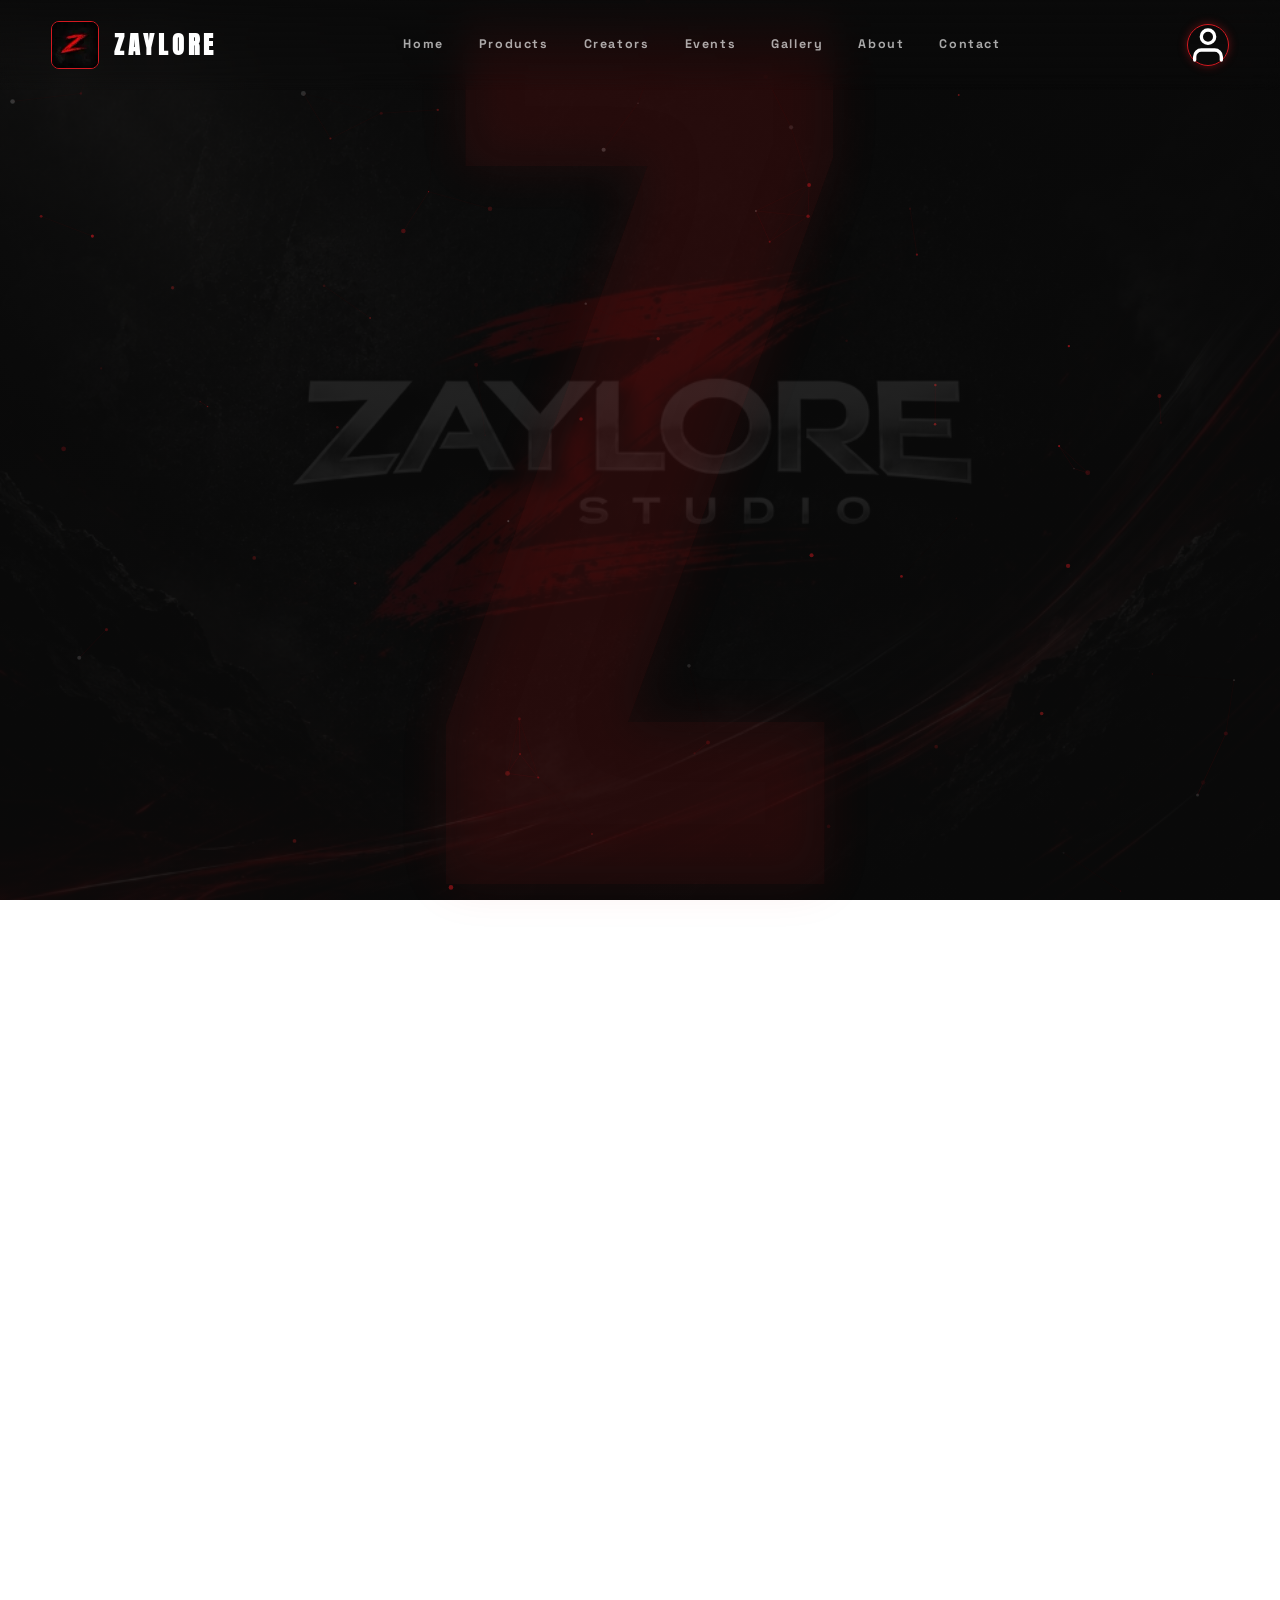
<file: creators.html>
<!DOCTYPE html>
<html lang="en">

<head>
    <meta charset="UTF-8">
    <meta name="viewport" content="width=device-width, initial-scale=1.0, viewport-fit=cover">
    <title>Creator Collective | ZAYLORE Studio | Streetwear Brand Ambassadors</title>
    <meta name="description" content="Meet the ZAYLORE Studio creator collective. A global network of influencers, artists, designers, and streetwear ambassadors pushing contemporary culture forward.">
    <meta name="keywords" content="Zaylore creators, brand ambassadors, influencers, Zaylore Studio team, clothing brand influencers, streetwear creators, aesthetic streetwear influencers, creator collective, streetwear community, digital creators, fashion ambassadors India">
    <meta name="author" content="PM Mohammed Waaiz">
    <meta name="robots" content="index, follow">
    <link rel="canonical" href="https://www.zaylorestudio.in/creators">
    <link rel="icon" href="img/logo-icon-sm.webp" type="image/jpeg">

    <!-- Open Graph -->
    <meta property="og:type" content="website">
    <meta property="og:url" content="https://www.zaylorestudio.in/creators">
    <meta property="og:title" content="Creator Collective | ZAYLORE Studio | Streetwear Brand Ambassadors">
    <meta property="og:description" content="Meet the ZAYLORE Studio creator collective. A network of influencers, artists, and streetwear ambassadors.">
    <meta property="og:site_name" content="Zaylore Studio">

    <!-- Twitter -->
    <meta name="twitter:card" content="summary_large_image">
    <meta name="twitter:site" content="@zaylorestudio">
    <meta name="twitter:creator" content="@md_waaizz">
    <meta name="twitter:title" content="Creator Collective | ZAYLORE Studio | Streetwear Brand Ambassadors">
    <meta name="twitter:description" content="Meet the ZAYLORE Studio creator collective. A network of influencers, artists, and streetwear ambassadors.">

    <!-- Breadcrumb Schema -->
    <script type="application/ld+json">
    {
      "@context": "https://schema.org",
      "@type": "BreadcrumbList",
      "itemListElement": [
        {
          "@type": "ListItem",
          "position": 1,
          "name": "Home",
          "item": "https://www.zaylorestudio.in/"
        },
        {
          "@type": "ListItem",
          "position": 2,
          "name": "Creators",
          "item": "https://www.zaylorestudio.in/creators"
        }
      ]
    }
    </script>

    <link rel="preconnect" href="https://fonts.googleapis.com">
    <link rel="preconnect" href="https://fonts.gstatic.com" crossorigin>
    <link
        href="https://fonts.googleapis.com/css2?family=Anton&family=Inter:wght@300;400;500;600;700&family=Space+Grotesk:wght@400;500;600;700&display=swap"
        rel="stylesheet">
    <link rel="stylesheet" href="/styles.min.css?v=1.4.0">
    <style>
        /* ===== CREATORS PAGE STYLES ===== */
        .creators-page {
            overflow-x: hidden;
            min-height: 100vh;
            display: flex;
            flex-direction: column;
        }



        /* --- Creators Content --- */
        .creators-content {
            flex: 1;
            display: flex;
            flex-direction: column;
            align-items: center;
            justify-content: flex-start;
            padding: 160px 40px 100px;
            position: relative;
            z-index: 2;
            text-align: center;
            max-width: 1200px;
            margin: 0 auto;
        }

        .honors-intro {
            margin: 40px 0 60px;
            max-width: 900px;
        }

        .intro-text {
            font-family: 'Inter', sans-serif;
            font-size: 1.25rem;
            line-height: 1.8;
            color: #eee;
            font-weight: 300;
        }

        .intro-text strong {
            color: #d41920;
            font-weight: 700;
        }

        .honors-details {
            display: flex;
            flex-direction: column;
            gap: 60px;
            width: 100%;
        }

        .honors-card {
            background: rgba(15, 15, 15, 0.7);
            border: 1px solid rgba(212, 25, 32, 0.2);
            border-radius: 12px;
            padding: 50px;
            text-align: left;
            box-shadow: 0 10px 40px rgba(0, 0, 0, 0.6);
            backdrop-filter: blur(10px);
        }

        .card-heading {
            font-family: 'Anton', sans-serif;
            font-size: 2.5rem;
            color: #fff;
            margin-bottom: 25px;
            letter-spacing: 2px;
            border-left: 4px solid #d41920;
            padding-left: 20px;
        }

        .honors-card p {
            font-family: 'Inter', sans-serif;
            font-size: 1.1rem;
            color: #ccc;
            line-height: 1.7;
            margin-bottom: 20px;
        }

        .represents-grid {
            display: grid;
            grid-template-columns: repeat(3, 1fr);
            gap: 20px;
            width: 100%;
        }

        .rep-item {
            background: rgba(212, 25, 32, 0.05);
            border: 1px solid rgba(212, 25, 32, 0.15);
            padding: 30px 20px;
            border-radius: 8px;
            font-family: 'Space Grotesk', sans-serif;
            font-size: 0.9rem;
            font-weight: 600;
            text-transform: uppercase;
            letter-spacing: 1px;
            color: #fff;
            display: flex;
            flex-direction: column;
            align-items: center;
            gap: 15px;
            transition: all 0.3s ease;
        }

        .rep-item:hover {
            background: rgba(212, 25, 32, 0.1);
            border-color: #d41920;
            transform: translateY(-5px);
        }

        .rep-item span {
            font-family: 'Anton', sans-serif;
            font-size: 2rem;
            color: #d41920;
            opacity: 0.5;
        }

        .honors-vision {
            max-width: 800px;
            margin: 40px auto;
        }

        .honors-vision p {
            font-family: 'Inter', sans-serif;
            font-size: 1.1rem;
            color: #aaa;
            line-height: 1.7;
            margin-bottom: 40px;
        }

        .vision-quote {
            font-family: 'Anton', sans-serif;
            font-size: 2rem;
            color: #fff;
            letter-spacing: 2px;
            text-transform: uppercase;
            border-top: 1px solid rgba(212, 25, 32, 0.2);
            padding-top: 30px;
        }

        .vision-quote span {
            display: block;
            font-family: 'Space Grotesk', sans-serif;
            font-size: 0.8rem;
            color: #d41920;
            letter-spacing: 5px;
            margin-top: 10px;
        }

        @media (max-width: 900px) {
            .represents-grid {
                grid-template-columns: repeat(2, 1fr);
            }

            .creators-content {
                padding-top: 120px;
            }
        }

        @media (max-width: 600px) {
            .represents-grid {
                grid-template-columns: 1fr;
            }

            .card-heading {
                font-size: 2rem;
            }

            .vision-quote {
                font-size: 1.5rem;
            }
        }

        .creators-title {
            font-family: 'Anton', sans-serif;
            font-size: clamp(5rem, 12vw, 10rem);
            line-height: 1;
            color: #ffffff;
            margin-bottom: 20px;
            text-shadow:
                0 1px 0 #cccccc, 0 2px 0 #c9c9c9, 0 3px 0 #bbbbbb, 0 4px 0 #b9b9b9, 0 5px 0 #aaaaaa,
                0 6px 1px rgba(0, 0, 0, .1), 0 0 5px rgba(212, 25, 32, .2), 0 1px 3px rgba(212, 25, 32, .4),
                0 3px 5px rgba(212, 25, 32, .3), 0 5px 10px rgba(212, 25, 32, .3), 0 10px 10px rgba(212, 25, 32, .2),
                0 20px 20px rgba(212, 25, 32, .15);
            animation: glitch 3s infinite alternate;
            position: relative;
        }

        @keyframes glitch {
            0% {
                transform: translate(0) skew(0deg);
                text-shadow: 0 5px 10px rgba(212, 25, 32, .3);
            }

            10% {
                transform: translate(-2px, 1px) skew(-1deg);
                text-shadow: 4px 0 0 rgba(212, 25, 32, .8), -4px 0 0 rgba(0, 255, 255, .5);
            }

            20% {
                transform: translate(2px, -1px) skew(1deg);
                text-shadow: -4px 0 0 rgba(212, 25, 32, .8), 4px 0 0 rgba(0, 255, 255, .5);
            }

            30% {
                transform: translate(0) skew(0deg);
                text-shadow: 0 5px 10px rgba(212, 25, 32, .3);
            }

            100% {
                transform: translate(0) skew(0deg);
                text-shadow: 0 5px 10px rgba(212, 25, 32, .3);
            }
        }

        .announcement-text {
            font-family: 'Space Grotesk', sans-serif;
            font-size: clamp(1.5rem, 4vw, 3rem);
            font-weight: 700;
            color: #d41920;
            letter-spacing: 10px;
            text-transform: uppercase;
            margin-top: 20px;
            padding: 20px 40px;
            border: 2px solid #d41920;
            background: rgba(212, 25, 32, 0.1);
            backdrop-filter: blur(5px);
            box-shadow: 0 0 30px rgba(212, 25, 32, 0.4), inset 0 0 20px rgba(212, 25, 32, 0.2);
            animation: pulse 2s infinite alternate;
        }

        @keyframes pulse {
            0% {
                box-shadow: 0 0 20px rgba(212, 25, 32, 0.3), inset 0 0 10px rgba(212, 25, 32, 0.1);
            }

            100% {
                box-shadow: 0 0 50px rgba(212, 25, 32, 0.6), inset 0 0 30px rgba(212, 25, 32, 0.3);
            }
        }

        .sub-announcement {
            font-family: 'Inter', sans-serif;
            font-size: 1.2rem;
            color: #aaa;
            margin-top: 30px;
            max-width: 600px;
            line-height: 1.6;
        }

        .brand-watermark {
            position: fixed;
            top: 50%;
            left: 50%;
            transform: translate(-50%, -50%);
            font-family: 'Anton', sans-serif;
            font-size: 80vw;
            color: rgba(212, 25, 32, 0.04);
            z-index: 0;
            pointer-events: none;
            user-select: none;
            line-height: 1;
            text-shadow: 0 0 50px rgba(212, 25, 32, 0.1);
        }

        /* --- Footer --- */


        /* --- Responsive --- */
        @media (max-width: 900px) {
            .represents-grid {
                grid-template-columns: repeat(2, 1fr);
            }

            .creators-content {
                padding-top: 120px;
            }

            .announcement-text {
                padding: 15px 20px;
                letter-spacing: 5px;
            }
        }
    </style>

    <!-- Complete SEO Schema.org Structured Data -->
    <script type="application/ld+json">
    {
      "@context": "https://schema.org",
      "@type": "CollectionPage",
      "name": "Zaylore Studio Creators and Influencers",
      "url": "https://www.zaylorestudio.in/creators",
      "description": "Meet the creators, influencers, and brand ambassadors of Zaylore Studio.",
      "about": {
        "@type": "Organization",
        "name": "Zaylore Studio"
      }
    }
    </script>
</head>

<body class="creators-page">
    <!-- Particle canvas background -->
    <canvas id="particles-canvas"></canvas>

    <!-- Red glow overlays -->
    <div class="glow glow-1"></div>
    <div class="glow glow-2"></div>
    <div class="glow glow-3"></div>


    <!-- Navigation -->

    <!-- Navigation -->

    
    <!-- Navigation -->
    <nav id="main-nav">
        <div class="nav-container">
            <a href="/" class="nav-logo">
                <img src="img/logo-icon-sm.webp" alt="Zaylore Logo">
                <span class="logo-text">ZAYLORE</span>
            </a>

            <div class="nav-links" id="nav-links">
                <a href="/" class="nav-link">Home</a>
                <a href="products" class="nav-link">Products</a>
                <a href="creators" class="nav-link">Creators</a>
                <a href="events" class="nav-link">Events</a>
                <a href="gallery" class="nav-link">Gallery</a>
                <a href="about" class="nav-link">About</a>
                <a href="contact" class="nav-link">Contact</a>
            </div>

            <div class="nav-right">
                <a href="account" class="nav-action mobile-visible" id="nav-profile-btn"  aria-label="Account">
                    <svg viewBox="0 0 24 24" fill="none" stroke="currentColor" stroke-width="2" stroke-linecap="round"
                        stroke-linejoin="round">
                        <path d="M20 21v-2a4 4 0 0 0-4-4H8a4 4 0 0 0-4 4v2"></path>
                        <circle cx="12" cy="7" r="4"></circle>
                    </svg>
                </a>
                <div class="hamburger" id="hamburger">
                    <span></span>
                    <span></span>
                    <span></span>
                </div>
            </div>
        </div>
    </nav>





    <!-- Brand Watermark -->
    <div class="brand-watermark">Z</div>

    <!-- Main Content -->
    <main class="creators-content">
        <h1 class="creators-title" style="font-size: clamp(3.5rem, 9vw, 8rem);">THE ZAYLORE<br>CREATOR HONORS</h1>

        <div class="honors-intro">
            <p class="intro-text">
                The Zaylore Creator Honors is a signature recognition platform presented as part of <strong>ZAYLORE
                    STUDIO: THE INAUGURAL SHOWCASE</strong>, created to celebrate the creators, entertainers,
                visionaries, and digital personalities redefining the future of modern media and youth culture.
            </p>
        </div>

        <section class="honors-details">
            <div class="honors-card">
                <h2 class="card-heading">CELEBRATING INFLUENCE</h2>
                <p>In an era where creators inspire millions every single day, Zaylore Studio believes their influence
                    deserves to be celebrated on a larger stage, not only for entertainment, but for the impact they
                    create through storytelling, creativity, originality, and community.</p>
                <p>The honors are dedicated to recognizing individuals who continue to shape conversations, inspire
                    audiences, build communities, and influence the next generation through digital platforms.</p>
            </div>

            <div class="represents-grid">
                <div class="rep-item"><span>01</span> Creativity without limits</div>
                <div class="rep-item"><span>02</span> The rise of youth-driven culture</div>
                <div class="rep-item"><span>03</span> Digital storytelling & innovation</div>
                <div class="rep-item"><span>04</span> Fashion, lifestyle & social influence</div>
                <div class="rep-item"><span>05</span> Community building & connection</div>
                <div class="rep-item"><span>06</span> The future of India’s creator ecosystem</div>
            </div>

            <div class="honors-vision">
                <p>The Zaylore Creator Honors aims to spotlight creators who are not only successful online, but who
                    also inspire confidence, ambition, self-expression, and creativity among young audiences across the
                    country.</p>
                <div class="vision-quote">
                    "Honoring the creators inspiring tomorrow."
                    <span>Zaylore Studio</span>
                </div>
            </div>
        </section>

        <div class="announcement-text"
            style="margin-top: 80px; font-size: clamp(1rem, 2.5vw, 1.8rem); letter-spacing: 5px;">
            OFFICIAL LINEUP REVEALING SOON
        </div>
    </main>



    

    
    <!-- ═══════════════════════════════════════════════ -->
    <!-- PRIMARY BRAND CTA SECTION                       -->
    <!-- ═══════════════════════════════════════════════ -->
    <section class="zs-cta-section reveal" id="primary-brand-cta">
        <div class="zs-cta-glow"></div>
        <div class="zs-cta-container">
            <div class="zs-cta-card">
                <span class="zs-cta-eyebrow">THE FIRST CHAPTER</span>
                <h2 class="zs-cta-title">BECOME PART OF <span>THE FIRST CHAPTER</span></h2>
                <p class="zs-cta-desc">ZAYLORE STUDIO is more than a clothing brand. It's a community built for creators, dreamers, builders, riders, and people who refuse ordinary. The first drop is approaching. The founding event is coming. The movement is growing. Your place starts here.</p>
                <div class="zs-cta-btn-group">
                    <button class="zs-btn-primary trigger-syndicate-modal">
                        <span>JOIN THE SYNDICATE</span>
                    </button>
                    <a href="events" class="zs-btn-secondary">
                        <span>RESERVE YOUR SPOT</span>
                    </a>
                </div>
            </div>
        </div>
    </section>

    <!-- Footer -->
    <footer id="main-footer">
        <!-- SEO Link Cloud (Muted & Elegant) -->
        <div class="footer-seo-links">
            <span class="seo-label">SHOP:</span>
            <a href="/products#oversized-t-shirts">Oversized T-Shirts</a>
            <a href="/products#graphic-tees">Graphic Tees</a>
            <a href="/products#premium-hoodies">Premium Hoodies</a>
            <a href="/products#baggy-jeans">Baggy Jeans</a>
            <a href="/products#cargo-pants">Cargo Pants</a>
            <a href="/products#streetwear-jackets">Streetwear Jackets</a>
            <a href="/products#leather-jackets">Leather Jackets</a>
            <a href="/products#denim-jackets">Denim Jackets</a>
            <a href="/products#urban-fashion">Urban Fashion</a>
            <a href="/products#luxury-streetwear">Luxury Streetwear</a>
        </div>
        <div class="footer-grid">
            <div class="footer-col-brand">
                <a href="/" class="footer-logo-wrap">
                    <img src="img/logo-icon-sm.webp" alt="Zaylore Studio" class="footer-logo-img">
                    <span class="footer-brand-name">ZAYLORE</span>
                </a>
                <p class="footer-desc">
                    BUILT DIFFERENT. Created for creators, dreamers, builders, and those who refuse ordinary.
                </p>
                <p class="footer-desc" style="font-size:0.7rem;color:#333;margin-top:8px;">Founded by PM Mohammed Waaiz · MW Zawion Digital Studio</p>
                <div class="footer-socials">
                    <a href="https://www.instagram.com/zaylorestudio" class="social-btn" aria-label="Instagram" target="_blank" rel="noopener">
                        <svg width="18" height="18" fill="currentColor" viewBox="0 0 24 24"><path d="M12 2.163c3.204 0 3.584.012 4.85.07 3.252.148 4.771 1.691 4.919 4.919.058 1.265.069 1.645.069 4.849 0 3.205-.012 3.584-.069 4.849-.149 3.225-1.664 4.771-4.919 4.919-1.266.058-1.644.07-4.85.07-3.204 0-3.584-.012-4.849-.07-3.26-.149-4.771-1.699-4.919-4.92-.058-1.265-.07-1.644-.07-4.849 0-3.204.013-3.583.07-4.849.149-3.227 1.664-4.771 4.919-4.919 1.266-.057 1.645-.069 4.849-.069zm0-2.163c-3.259 0-3.667.014-4.947.072-4.358.2-6.78 2.618-6.98 6.98-.059 1.281-.073 1.689-.073 4.948 0 3.259.014 3.668.072 4.948.2 4.358 2.618 6.78 6.98 6.98 1.281.058 1.689.072 4.948.072 3.259 0 3.668-.014 4.948-.072 4.354-.2 6.782-2.618 6.979-6.98.059-1.28.073-1.689.073-4.948 0-3.259-.014-3.667-.072-4.947-.196-4.354-2.617-6.78-6.979-6.98-1.281-.059-1.69-.073-4.949-.073zm0 5.838c-3.403 0-6.162 2.759-6.162 6.162s2.759 6.163 6.162 6.163 6.162-2.759 6.162-6.163c0-3.403-2.759-6.162-6.162-6.162zm0 10.162c-2.209 0-4-1.79-4-4 0-2.209 1.791-4 4-4s4 1.791 4 4c0 2.21-1.791 4-4 4zm6.406-11.845c-.796 0-1.441.645-1.441 1.44s.645 1.44 1.441 1.44c.795 0 1.439-.645 1.439-1.44s-.644-1.44-1.439-1.44z"/></svg>
                    </a>
                    <a href="#" class="social-btn" aria-label="Twitter">
                        <svg width="16" height="16" fill="currentColor" viewBox="0 0 24 24"><path d="M24 4.557c-.883.392-1.832.656-2.828.775 1.017-.609 1.798-1.574 2.165-2.724-.951.564-2.005.974-3.127 1.195-.897-.957-2.178-1.555-3.594-1.555-3.179 0-5.515 2.966-4.797 6.045-4.091-.205-7.719-2.165-10.148-5.144-1.29 2.213-.669 5.108 1.523 6.574-.806-.026-1.566-.247-2.229-.616-.054 2.281 1.581 4.415 3.949 4.89-.693.188-1.452.232-2.224.084.626 1.956 2.444 3.379 4.6 3.419-2.07 1.623-4.678 2.348-7.29 2.04 2.179 1.397 4.768 2.212 7.548 2.212 9.142 0 14.307-7.721 13.995-14.646.962-.695 1.797-1.562 2.457-2.549z"/></svg>
                    </a>
                    <a href="https://www.linkedin.com/in/mohd-waaiz/" class="social-btn" aria-label="LinkedIn" target="_blank" rel="noopener">
                        <svg width="16" height="16" fill="currentColor" viewBox="0 0 24 24"><path d="M4.98 3.5c0 1.381-1.11 2.5-2.48 2.5s-2.48-1.119-2.48-2.5c0-1.38 1.11-2.5 2.48-2.5s2.48 1.12 2.48 2.5zm.02 4.5h-5v16h5v-16zm7.982 0h-4.968v16h4.969v-8.399c0-4.67 6.029-5.052 6.029 0v8.399h4.988v-10.131c0-7.88-8.922-7.593-11.018-3.714v-2.155z"/></svg>
                    </a>
                </div>
            </div>

            <div class="footer-col">
                <h4 class="footer-col-title">Customer Care</h4>
                <ul class="footer-menu">
                    <li><a href="/products#customer-care" class="footer-menu-link">Shipping Information</a></li>
                    <li><a href="/products#customer-care" class="footer-menu-link">Returns Policy</a></li>
                    <li><a href="/products#help-and-payment" class="footer-menu-link">Contact Support</a></li>
                    <li><a href="/products#faqs" class="footer-menu-link">FAQs</a></li>
                </ul>
            </div>

            <div class="footer-col">
                <h4 class="footer-col-title">Contact</h4>
                <ul class="footer-menu">
                    <li><a href="mailto:hello@zaylorestudio.in" class="footer-menu-link">hello@zaylorestudio.in</a></li>
                    <li><a href="https://wa.me/918220111609" target="_blank" rel="noopener" class="footer-menu-link">+91 8220111609</a></li>
                </ul>
            </div>

            <div class="footer-col">
                <h4 class="footer-col-title">Brand</h4>
                <ul class="footer-menu">
                    <li><a href="/about" class="footer-menu-link">About ZAYLORE Studio</a></li>
                    <li><a href="/events" class="footer-menu-link">The Founding Event</a></li>
                    <li><a href="/#first-drop" class="footer-menu-link">The First Drop</a></li>
                    <li><a href="/#syndicate-signup" class="footer-menu-link">Join The Syndicate</a></li>
                </ul>
            </div>
        </div>

        <div class="footer-bottom">
            <p class="copyright">&copy; 2026 ZAYLORE STUDIO. All rights reserved.</p>
            <div class="footer-legal">
                <a href="privacy" class="legal-link">Privacy Policy</a>
                <a href="terms" class="legal-link">Terms of Service</a>
            </div>
        </div>
    </footer>



<script defer src="/js/auth-state.js"></script>
<script defer src="/script.min.js?v=1.3.0"></script>
</body>

</html>
</file>
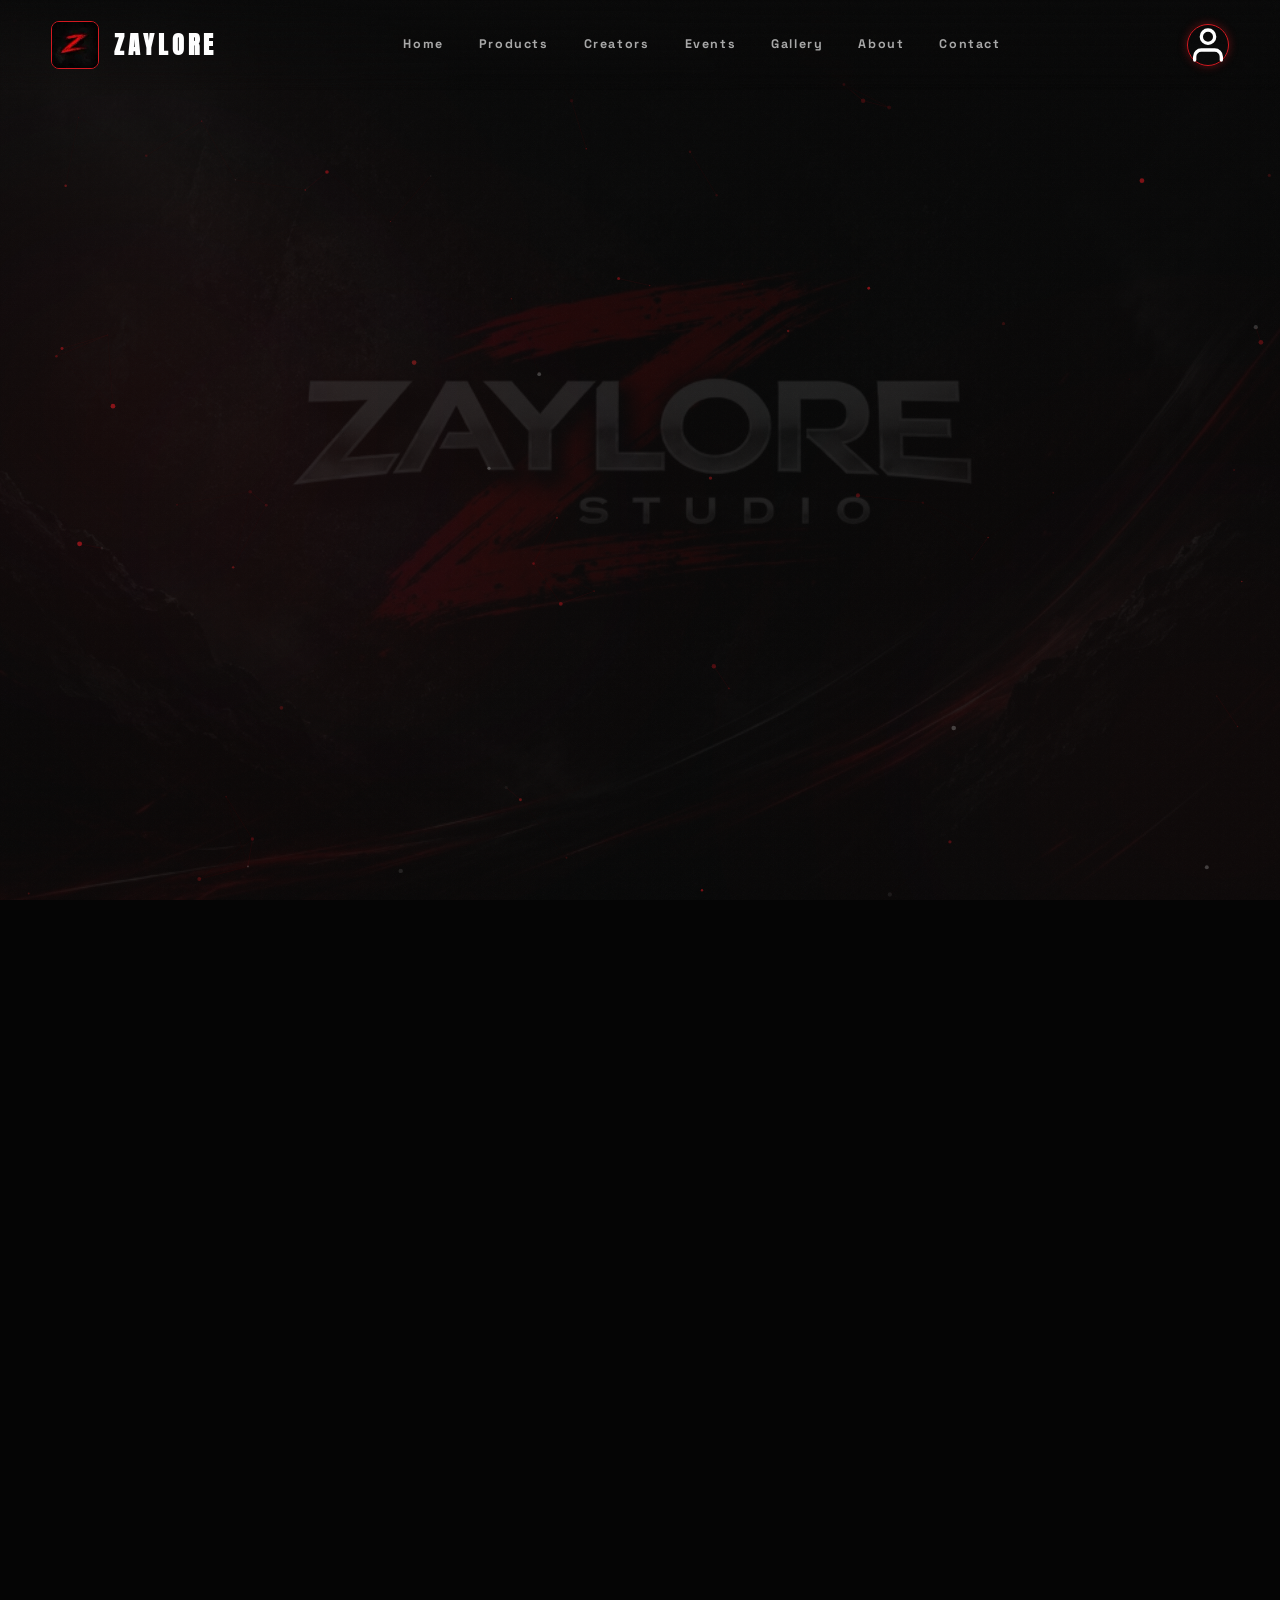
<file: events.html>
<!DOCTYPE html>
<html lang="en">

<head>
    <meta charset="UTF-8">
    <meta name="viewport" content="width=device-width, initial-scale=1.0, viewport-fit=cover">
    <title>The Founding Event | ZAYLORE Studio Launch Bangalore</title>
    <meta name="description" content="Join the founding event of ZAYLORE Studio on August 23, 2026, in Bangalore. Bringing together creators, fashion enthusiasts, riders, and artists.">
    <meta name="keywords" content="The Founding Event, Zaylore Studio, launch event Bangalore, streetwear launch India, creator community event, fashion movement launch, Bangalore creators meetup, designer fashion runway, street culture Bangalore">
    <meta name="author" content="PM Mohammed Waaiz">
    <meta name="robots" content="index, follow">
    <link rel="canonical" href="https://www.zaylorestudio.in/events">
    <link rel="icon" href="img/logo-icon-sm.webp" type="image/jpeg">

    <!-- Open Graph -->
    <meta property="og:type" content="website">
    <meta property="og:url" content="https://www.zaylorestudio.in/events">
    <meta property="og:title" content="The Founding Event | ZAYLORE Studio Launch Bangalore">
    <meta property="og:description" content="Witness the official launch of ZAYLORE Studio. Join us on August 23rd in Bangalore for the runway, creator activations, and community launch.">
    <meta property="og:site_name" content="Zaylore Studio">

    <!-- Twitter -->
    <meta name="twitter:card" content="summary_large_image">
    <meta name="twitter:site" content="@zaylorestudio">
    <meta name="twitter:creator" content="@md_waaizz">
    <meta name="twitter:title" content="The Founding Event | ZAYLORE Studio Launch Bangalore">
    <meta name="twitter:description" content="Witness the official launch of ZAYLORE Studio on August 23rd in Bangalore.">

    <!-- Breadcrumb Schema -->
    <script type="application/ld+json">
    {
      "@context": "https://schema.org",
      "@type": "BreadcrumbList",
      "itemListElement": [
        {
          "@type": "ListItem",
          "position": 1,
          "name": "Home",
          "item": "https://www.zaylorestudio.in/"
        },
        {
          "@type": "ListItem",
          "position": 2,
          "name": "Events",
          "item": "https://www.zaylorestudio.in/events"
        }
      ]
    }
    </script>

    <!-- Event Schema -->
    <script type="application/ld+json">
    {
      "@context": "https://schema.org",
      "@type": "Event",
      "name": "The Founding Event",
      "startDate": "2026-08-23T10:00:00+05:30",
      "endDate": "2026-08-23T22:00:00+05:30",
      "eventStatus": "https://schema.org/EventScheduled",
      "eventAttendanceMode": "https://schema.org/OfflineEventAttendanceMode",
      "location": {
        "@type": "Place",
        "name": "Bangalore, India",
        "address": {
          "@type": "PostalAddress",
          "addressLocality": "Bangalore",
          "addressRegion": "Karnataka",
          "addressCountry": "IN"
        }
      },
      "image": [
        "https://www.zaylorestudio.in/img/event_hero_bg.png"
      ],
      "description": "The official launch of ZAYLORE Studio. A gathering of creators, entrepreneurs, riders, artists, photographers, fashion enthusiasts, and future culture builders.",
      "organizer": {
        "@type": "Organization",
        "name": "ZAYLORE Studio",
        "url": "https://www.zaylorestudio.in"
      },
      "offers": {
        "@type": "Offer",
        "url": "https://www.zaylorestudio.in/events",
        "price": "0",
        "priceCurrency": "INR",
        "availability": "https://schema.org/InStock",
        "validFrom": "2026-06-11T00:00:00+05:30"
      }
    }
    </script>

    <link rel="preconnect" href="https://fonts.googleapis.com">
    <link rel="preconnect" href="https://fonts.gstatic.com" crossorigin>
    <link rel="preload" href="https://fonts.googleapis.com/css2?family=Anton&family=Inter:wght@300;400;500;600;700&family=Space+Grotesk:wght@400;500;600;700&display=swap" as="style" onload="this.onload=null;this.rel='stylesheet'">
    <noscript><link rel="stylesheet" href="https://fonts.googleapis.com/css2?family=Anton&family=Inter:wght@300;400;500;600;700&family=Space+Grotesk:wght@400;500;600;700&display=swap"></noscript>
    <link rel="stylesheet" href="/styles.min.css?v=1.4.0">

    <style>
        /* ===== EVENTS SHOP OVERHAUL STYLES ===== */
        :root {
            --bg-dark: #050505;
            --bg-darker: #020202;
            --accent: #d41920;
            --accent-bright: #ff1a1a;
            --accent-glow: rgba(212, 25, 32, 0.25);
            --silver: #b0b0b0;
            --text-light: #ffffff;
            --text-muted: #888888;
            --border-color: rgba(255, 255, 255, 0.05);
            --ff-display: 'Anton', sans-serif;
            --ff-ui: 'Space Grotesk', sans-serif;
            --ff-body: 'Inter', sans-serif;
        }

        .events-page {
            background-color: var(--bg-dark);
            min-height: 100vh;
            position: relative;
            overflow-x: hidden;
            font-family: var(--ff-body);
            color: var(--text-light);
        }

        /* Ambient Glow backdrops */
        .glow {
            position: absolute;
            width: clamp(300px, 50vw, 700px);
            height: clamp(300px, 50vw, 700px);
            border-radius: 50%;
            pointer-events: none;
            z-index: 1;
            opacity: 0.6;
            mix-blend-mode: screen;
        }
        .glow-1 {
            top: 10%;
            left: -15%;
            background: radial-gradient(circle, rgba(212, 25, 32, 0.15) 0%, rgba(212, 25, 32, 0) 70%);
            filter: blur(120px);
        }
        .glow-2 {
            top: 50%;
            right: -20%;
            background: radial-gradient(circle, rgba(212, 25, 32, 0.12) 0%, rgba(212, 25, 32, 0) 70%);
            filter: blur(140px);
        }
        .glow-3 {
            bottom: 5%;
            left: 5%;
            background: radial-gradient(circle, rgba(212, 25, 32, 0.08) 0%, rgba(212, 25, 32, 0) 70%);
            filter: blur(100px);
        }

        /* --- Section 1: Hero Section --- */
        .event-hero {
            position: relative;
            min-height: 100vh;
            width: 100%;
            display: flex;
            align-items: center;
            justify-content: center;
            padding: 130px 4% 80px;
            background: linear-gradient(180deg, rgba(5, 5, 5, 0.5) 0%, rgba(5, 5, 5, 0.98) 100%), 
                        url('img/event_hero_bg.png') no-repeat center center;
            background-size: cover;
            background-attachment: fixed;
            overflow: hidden;
            z-index: 2;
        }

        .hero-inner {
            max-width: 1200px;
            width: 100%;
            text-align: center;
            display: flex;
            flex-direction: column;
            align-items: center;
            gap: 30px;
            position: relative;
            z-index: 10;
        }

        .hero-eyebrow {
            font-family: var(--ff-ui);
            font-size: clamp(0.8rem, 2vw, 1.1rem);
            color: var(--accent);
            letter-spacing: 8px;
            text-transform: uppercase;
            font-weight: 700;
            text-shadow: 0 0 10px rgba(212, 25, 32, 0.4);
            animation: pulse 2s infinite;
        }

        .hero-title {
            font-family: var(--ff-display);
            font-size: clamp(3rem, 8vw, 6.5rem);
            line-height: 0.95;
            color: #ffffff;
            letter-spacing: 2px;
            text-transform: uppercase;
            text-shadow: 0 0 30px rgba(255, 255, 255, 0.1), 0 0 50px rgba(212, 25, 32, 0.25);
        }

        .hero-subtitle {
            font-family: var(--ff-body);
            font-size: clamp(0.95rem, 2.2vw, 1.3rem);
            color: var(--silver);
            max-width: 800px;
            line-height: 1.6;
            font-weight: 400;
        }

        .hero-meta-grid {
            display: grid;
            grid-template-columns: repeat(4, 1fr);
            gap: 20px;
            width: 100%;
            max-width: 1000px;
            margin: 20px 0;
        }

        .hero-meta-card {
            background: rgba(10, 10, 10, 0.65);
            border: 1px solid rgba(255, 255, 255, 0.04);
            padding: 24px 16px;
            border-radius: 12px;
            backdrop-filter: blur(12px);
            -webkit-backdrop-filter: blur(12px);
            display: flex;
            flex-direction: column;
            gap: 8px;
            text-align: center;
            transition: all 0.3s ease;
        }

        .hero-meta-card:hover {
            border-color: rgba(212, 25, 32, 0.25);
            box-shadow: 0 10px 30px rgba(212, 25, 32, 0.05);
            transform: translateY(-3px);
        }

        .meta-label {
            font-family: var(--ff-ui);
            font-size: 0.68rem;
            color: var(--text-muted);
            letter-spacing: 2.5px;
            text-transform: uppercase;
        }

        .meta-value {
            font-family: var(--ff-ui);
            font-size: clamp(0.85rem, 1.5vw, 1.15rem);
            color: #ffffff;
            font-weight: 700;
            letter-spacing: 0.5px;
        }

        .hero-actions {
            display: flex;
            gap: 20px;
            margin-top: 15px;
        }

        .btn-primary {
            background: var(--accent);
            border: 1.5px solid var(--accent);
            color: #fff;
            padding: 16px 36px;
            border-radius: 8px;
            font-family: var(--ff-ui);
            font-size: 0.82rem;
            font-weight: 700;
            letter-spacing: 3px;
            text-transform: uppercase;
            cursor: pointer;
            box-shadow: 0 4px 15px var(--accent-glow);
            transition: all 0.3s cubic-bezier(0.23, 1, 0.32, 1);
            text-decoration: none;
            display: inline-block;
        }

        .btn-primary:hover {
            background: var(--accent-bright);
            border-color: var(--accent-bright);
            box-shadow: 0 6px 25px var(--accent-glow);
            transform: translateY(-2px);
        }

        .btn-secondary {
            background: transparent;
            border: 1.5px solid rgba(255, 255, 255, 0.15);
            color: #fff;
            padding: 16px 36px;
            border-radius: 8px;
            font-family: var(--ff-ui);
            font-size: 0.82rem;
            font-weight: 700;
            letter-spacing: 3px;
            text-transform: uppercase;
            cursor: pointer;
            transition: all 0.3s cubic-bezier(0.23, 1, 0.32, 1);
            text-decoration: none;
            display: inline-block;
        }

        .btn-secondary:hover {
            border-color: #ffffff;
            background: rgba(255, 255, 255, 0.03);
            transform: translateY(-2px);
        }

        /* --- Section 2: Countdown Banner --- */
        .countdown-section {
            background: #090909;
            border-bottom: 1px solid var(--border-color);
            padding: 80px 24px;
            text-align: center;
            position: relative;
            z-index: 3;
        }

        .countdown-subtitle {
            font-family: var(--ff-ui);
            font-size: 0.88rem;
            color: var(--text-muted);
            letter-spacing: 3px;
            text-transform: uppercase;
            margin-top: 25px;
            font-weight: 500;
        }

        /* Countdown Grid Styles */
        .cd-grid {
            display: flex;
            gap: 24px;
            align-items: center;
            justify-content: center;
            margin: 20px auto;
            max-width: 900px;
        }

        .cd-box {
            display: flex;
            flex-direction: column;
            align-items: center;
            min-width: 110px;
        }

        .cd-digit {
            font-family: var(--ff-display);
            font-size: clamp(3.2rem, 9vw, 6.5rem);
            color: #fff;
            line-height: 1;
            text-shadow: 0 0 30px rgba(255, 255, 255, 0.08);
        }

        .cd-txt {
            font-family: var(--ff-ui);
            font-size: 0.72rem;
            color: var(--text-muted);
            letter-spacing: 3px;
            margin-top: 10px;
            text-transform: uppercase;
            font-weight: 700;
        }

        .cd-divider {
            font-family: var(--ff-display);
            font-size: clamp(2.8rem, 7vw, 5rem);
            color: var(--accent);
            line-height: 1;
            margin-bottom: 25px;
            text-shadow: 0 0 15px var(--accent-glow);
            animation: pulse 1.5s infinite;
        }

        /* --- Common Section Styling --- */
        .page-sec {
            max-width: 1200px;
            margin: 120px auto 0;
            padding: 0 4%;
            position: relative;
            z-index: 3;
        }

        .sec-head {
            text-align: center;
            max-width: 800px;
            margin: 0 auto 60px;
        }

        .sec-eyebrow {
            font-family: var(--ff-ui);
            font-size: 0.75rem;
            color: var(--accent);
            letter-spacing: 6px;
            text-transform: uppercase;
            font-weight: 700;
            display: block;
            margin-bottom: 12px;
        }

        .sec-title {
            font-family: var(--ff-display);
            font-size: clamp(2.2rem, 5vw, 4rem);
            color: #fff;
            line-height: 1;
            text-transform: uppercase;
            margin-bottom: 15px;
        }

        .sec-desc {
            font-family: var(--ff-body);
            font-size: 0.98rem;
            color: var(--text-muted);
            line-height: 1.6;
        }

        /* --- Section 3: More Than A Brand Launch --- */
        .culture-overview {
            display: grid;
            grid-template-columns: 1.1fr 1fr;
            gap: 60px;
            align-items: center;
        }

        .culture-text h3 {
            font-family: var(--ff-ui);
            font-size: clamp(1.4rem, 3vw, 2.2rem);
            color: #ffffff;
            margin-bottom: 20px;
            letter-spacing: 1px;
            text-transform: uppercase;
        }

        .culture-text p {
            font-family: var(--ff-body);
            font-size: 1.05rem;
            line-height: 1.8;
            color: var(--text-muted);
            margin-bottom: 25px;
        }

        .culture-pillars {
            display: flex;
            flex-direction: column;
            gap: 16px;
        }

        .pillar-badge {
            background: rgba(15, 15, 15, 0.6);
            border: 1px solid rgba(255, 255, 255, 0.03);
            border-left: 3px solid var(--accent);
            padding: 20px 24px;
            border-radius: 0 12px 12px 0;
            display: flex;
            align-items: center;
            gap: 20px;
            transition: all 0.3s ease;
        }

        .pillar-badge:hover {
            background: rgba(212, 25, 32, 0.04);
            border-color: rgba(212, 25, 32, 0.2);
            border-left-width: 5px;
            transform: translateX(5px);
        }

        .pillar-icon-wrap {
            width: 44px;
            height: 44px;
            border-radius: 8px;
            background: rgba(212, 25, 32, 0.05);
            border: 1.5px solid rgba(212, 25, 32, 0.15);
            display: flex;
            align-items: center;
            justify-content: center;
            color: var(--accent);
            flex-shrink: 0;
        }

        .pillar-icon-wrap svg {
            width: 20px;
            height: 20px;
        }

        .pillar-title {
            font-family: var(--ff-ui);
            font-size: 0.92rem;
            font-weight: 700;
            color: #fff;
            letter-spacing: 2.5px;
            text-transform: uppercase;
        }

        /* --- Section 4: Why Attend Feature Cards --- */
        .features-grid {
            display: grid;
            grid-template-columns: repeat(auto-fill, minmax(320px, 1fr));
            gap: 24px;
        }

        .feature-card {
            background: rgba(10, 10, 10, 0.55);
            border: 1px solid rgba(255, 255, 255, 0.03);
            border-radius: 16px;
            padding: 40px;
            backdrop-filter: blur(15px);
            -webkit-backdrop-filter: blur(15px);
            transition: all 0.4s cubic-bezier(0.23, 1, 0.32, 1);
            display: flex;
            flex-direction: column;
            gap: 20px;
        }

        .feature-card:hover {
            border-color: rgba(212, 25, 32, 0.25);
            background: rgba(12, 12, 12, 0.8);
            transform: translateY(-5px);
            box-shadow: 0 20px 40px rgba(0, 0, 0, 0.6), 0 0 30px rgba(212, 25, 32, 0.03);
        }

        .feature-icon-wrap {
            width: 54px;
            height: 54px;
            border-radius: 12px;
            background: rgba(212, 25, 32, 0.06);
            border: 1.5px solid rgba(212, 25, 32, 0.15);
            color: var(--accent);
            display: flex;
            align-items: center;
            justify-content: center;
            box-shadow: 0 0 15px rgba(212, 25, 32, 0.05);
            transition: all 0.3s ease;
        }

        .feature-card:hover .feature-icon-wrap {
            color: var(--accent-bright);
            border-color: var(--accent-bright);
            background: rgba(212, 25, 32, 0.12);
            box-shadow: 0 0 25px var(--accent-glow);
            transform: scale(1.05) rotate(5deg);
        }

        .feature-icon-wrap svg {
            width: 24px;
            height: 24px;
        }

        .feature-title {
            font-family: var(--ff-ui);
            font-size: 1.1rem;
            color: #fff;
            font-weight: 700;
            letter-spacing: 1.5px;
            text-transform: uppercase;
        }

        .feature-desc {
            font-family: var(--ff-body);
            font-size: 0.92rem;
            color: var(--text-muted);
            line-height: 1.6;
        }

        /* --- Section 5: Timeline --- */
        .timeline-wrap {
            max-width: 900px;
            margin: 50px auto 0;
            position: relative;
            padding: 20px 0;
        }

        .timeline-line {
            position: absolute;
            left: 120px;
            top: 0;
            bottom: 0;
            width: 2px;
            background: linear-gradient(180deg, transparent, rgba(255, 255, 255, 0.05) 5%, rgba(255, 255, 255, 0.05) 95%, transparent);
        }

        .timeline-item {
            display: flex;
            margin-bottom: 40px;
            position: relative;
        }

        .timeline-item:last-child {
            margin-bottom: 0;
        }

        .timeline-time {
            width: 100px;
            text-align: right;
            padding-right: 30px;
            font-family: var(--ff-ui);
            font-size: 0.88rem;
            font-weight: 700;
            color: var(--accent);
            letter-spacing: 1.5px;
            margin-top: 4px;
            flex-shrink: 0;
        }

        .timeline-marker {
            position: absolute;
            left: 120px;
            top: 8px;
            transform: translateX(-50%);
            width: 12px;
            height: 12px;
            border-radius: 50%;
            background: #111;
            border: 2px solid rgba(255, 255, 255, 0.2);
            z-index: 10;
            transition: all 0.4s ease;
        }

        .timeline-item:hover .timeline-marker {
            background: var(--accent-bright);
            border-color: var(--accent-bright);
            box-shadow: 0 0 15px var(--accent);
            transform: translateX(-50%) scale(1.25);
        }

        .timeline-content {
            margin-left: 45px;
            background: rgba(10, 10, 10, 0.4);
            border: 1px solid rgba(255, 255, 255, 0.02);
            border-radius: 12px;
            padding: 24px 30px;
            flex-grow: 1;
            backdrop-filter: blur(10px);
            -webkit-backdrop-filter: blur(10px);
            transition: all 0.3s ease;
        }

        .timeline-item:hover .timeline-content {
            border-color: rgba(255, 255, 255, 0.05);
            background: rgba(15, 15, 15, 0.6);
            transform: translateX(4px);
        }

        .timeline-title {
            font-family: var(--ff-ui);
            font-size: 1.05rem;
            font-weight: 700;
            color: #fff;
            letter-spacing: 1px;
            text-transform: uppercase;
        }

        /* --- Section 6: Zaylore Vision Manifesto --- */
        .vision-manifesto {
            background: linear-gradient(180deg, #070707 0%, #030303 100%);
            border-top: 1px solid var(--border-color);
            border-bottom: 1px solid var(--border-color);
            padding: 100px 24px;
            text-align: center;
            position: relative;
            z-index: 3;
            margin-top: 120px;
        }

        .manifesto-inner {
            max-width: 900px;
            margin: 0 auto;
            display: flex;
            flex-direction: column;
            align-items: center;
            gap: 30px;
        }

        .vision-badge {
            font-family: var(--ff-ui);
            font-size: 0.75rem;
            color: var(--accent);
            letter-spacing: 6px;
            text-transform: uppercase;
            font-weight: 700;
            border: 1.5px solid rgba(212, 25, 32, 0.3);
            padding: 8px 20px;
            border-radius: 4px;
        }

        .vision-manifesto-title {
            font-family: var(--ff-display);
            font-size: clamp(2.2rem, 5vw, 4.5rem);
            color: #fff;
            text-transform: uppercase;
            line-height: 1.05;
            letter-spacing: 1px;
            text-shadow: 0 0 30px rgba(212,25,32,0.15);
        }

        .vision-manifesto-text {
            font-family: var(--ff-ui);
            font-size: clamp(1.1rem, 2.5vw, 1.6rem);
            line-height: 1.7;
            color: #eee;
            font-weight: 500;
            max-width: 800px;
            letter-spacing: 1px;
        }

        /* --- Section 7: Attendee Expectations --- */
        .expectations-wrap {
            display: flex;
            flex-direction: column;
            align-items: center;
            gap: 40px;
        }

        .attendance-stat-box {
            display: flex;
            flex-direction: column;
            align-items: center;
            background: linear-gradient(180deg, rgba(15,15,15,0.7), rgba(8,8,8,0.9));
            border: 1px solid var(--border-color);
            border-radius: 16px;
            padding: 40px 60px;
            min-width: 280px;
            box-shadow: 0 20px 45px rgba(0,0,0,0.5);
            position: relative;
            overflow: hidden;
        }

        .stat-glow {
            position: absolute;
            inset: 0;
            background: radial-gradient(circle, rgba(212,25,32,0.08) 0%, transparent 80%);
        }

        .stat-number {
            font-family: var(--ff-display);
            font-size: clamp(4rem, 10vw, 6.5rem);
            color: #fff;
            line-height: 1;
            text-shadow: 0 0 30px var(--accent-glow);
        }

        .stat-label {
            font-family: var(--ff-ui);
            font-size: 0.8rem;
            color: var(--accent);
            letter-spacing: 4px;
            text-transform: uppercase;
            font-weight: 700;
            margin-top: 8px;
        }

        .demographics-container {
            display: grid;
            grid-template-columns: repeat(5, 1fr);
            gap: 16px;
            width: 100%;
        }

        .demo-badge {
            background: rgba(10, 10, 10, 0.5);
            border: 1px solid rgba(255, 255, 255, 0.03);
            border-radius: 10px;
            padding: 16px;
            text-align: center;
            font-family: var(--ff-ui);
            font-size: 0.78rem;
            font-weight: 700;
            color: #ddd;
            letter-spacing: 1.5px;
            text-transform: uppercase;
            transition: all 0.3s ease;
            backdrop-filter: blur(8px);
            -webkit-backdrop-filter: blur(8px);
        }

        .demo-badge:hover {
            border-color: rgba(255, 255, 255, 0.1);
            background: rgba(255, 255, 255, 0.02);
            color: #fff;
            transform: scale(1.03);
        }

        /* --- Section 8: Event Gallery Preview --- */
        .editorial-gallery {
            display: grid;
            grid-template-columns: 1.1fr 0.9fr;
            gap: 30px;
        }

        .gallery-img-card {
            position: relative;
            border-radius: 16px;
            overflow: hidden;
            border: 1px solid rgba(255, 255, 255, 0.03);
            box-shadow: 0 20px 50px rgba(0, 0, 0, 0.6);
            background-color: #080808;
            aspect-ratio: 1.6;
        }

        .gallery-img-card.tall {
            aspect-ratio: 1.25;
        }

        .gallery-img-card img {
            width: 100%;
            height: 100%;
            object-fit: cover;
            display: block;
            filter: grayscale(20%) contrast(1.05) brightness(0.9);
            transition: transform 0.8s cubic-bezier(0.23, 1, 0.32, 1), filter 0.5s ease;
        }

        .gallery-img-card:hover img {
            transform: scale(1.04);
            filter: grayscale(0%) contrast(1.15) brightness(1);
        }

        .gallery-img-overlay {
            position: absolute;
            inset: 0;
            background: linear-gradient(180deg, transparent 40%, rgba(5, 5, 5, 0.8) 100%);
            display: flex;
            flex-direction: column;
            justify-content: flex-end;
            padding: 30px;
            opacity: 0.85;
            transition: opacity 0.4s ease;
        }

        .gallery-img-card:hover .gallery-img-overlay {
            opacity: 1;
        }

        .gallery-img-tag {
            font-family: var(--ff-ui);
            font-size: 0.65rem;
            color: var(--accent);
            font-weight: 700;
            letter-spacing: 2px;
            margin-bottom: 6px;
            text-transform: uppercase;
        }

        .gallery-img-title {
            font-family: var(--ff-ui);
            font-size: 0.92rem;
            color: #fff;
            font-weight: 700;
            letter-spacing: 1.5px;
            text-transform: uppercase;
        }

        /* --- Section 9: Founder Invitation --- */
        .founder-invitation-wrap {
            background: linear-gradient(180deg, rgba(15,15,15,0.4), rgba(8,8,8,0.7));
            border: 1px solid var(--border-color);
            border-radius: 20px;
            padding: 60px 50px;
            display: grid;
            grid-template-columns: 1fr 1.8fr;
            gap: 50px;
            align-items: center;
            box-shadow: 0 20px 50px rgba(0, 0, 0, 0.7);
            backdrop-filter: blur(10px);
            -webkit-backdrop-filter: blur(10px);
        }

        .founder-media {
            border-radius: 12px;
            overflow: hidden;
            border: 1.5px solid rgba(255, 255, 255, 0.05);
            box-shadow: 0 15px 35px rgba(0, 0, 0, 0.7);
            aspect-ratio: 0.95;
        }

        .founder-media img {
            width: 100%;
            height: 100%;
            object-fit: cover;
            filter: grayscale(100%) contrast(1.1) brightness(0.9);
            display: block;
        }

        .founder-inv-msg-box {
            display: flex;
            flex-direction: column;
            gap: 24px;
        }

        .founder-quote {
            font-family: var(--ff-ui);
            font-size: clamp(1.1rem, 2.2vw, 1.45rem);
            line-height: 1.7;
            color: #fff;
            font-style: italic;
            font-weight: 500;
            position: relative;
        }

        .founder-signature {
            border-top: 1px solid rgba(255,255,255,0.06);
            padding-top: 20px;
        }

        .founder-sig-name {
            font-family: var(--ff-ui);
            font-size: 1.05rem;
            color: #fff;
            font-weight: 700;
            letter-spacing: 1px;
            text-transform: uppercase;
        }

        .founder-sig-title {
            font-family: var(--ff-ui);
            font-size: 0.75rem;
            color: var(--accent);
            letter-spacing: 2px;
            text-transform: uppercase;
            font-weight: 700;
            margin-top: 4px;
        }

        /* --- Section 10: Registration CTA --- */
        .register-card-wrap {
            max-width: 650px;
            margin: 50px auto 0;
            background: linear-gradient(180deg, rgba(15, 15, 15, 0.75), rgba(8, 8, 8, 0.96));
            border: 1px solid var(--border-color);
            border-radius: 20px;
            padding: 60px 48px;
            box-shadow: 0 25px 60px rgba(0,0,0,0.8), 0 0 50px rgba(212, 25, 32, 0.05);
            text-align: center;
            position: relative;
        }

        .register-form {
            display: flex;
            flex-direction: column;
            gap: 22px;
            margin-top: 35px;
        }

        .form-row {
            display: flex;
            flex-direction: column;
            text-align: left;
            gap: 8px;
        }

        .form-lbl {
            font-family: var(--ff-ui);
            font-size: 0.65rem;
            font-weight: 700;
            color: #aaa;
            letter-spacing: 2px;
            text-transform: uppercase;
        }

        .form-in {
            background: rgba(255, 255, 255, 0.02);
            border: 1px solid rgba(255, 255, 255, 0.08);
            border-radius: 8px;
            color: #fff;
            padding: 15px 18px;
            font-family: var(--ff-body);
            font-size: 0.9rem;
            outline: none;
            transition: all 0.3s ease;
            width: 100%;
        }

        .form-in::placeholder {
            color: #444;
        }

        .form-in:focus {
            background: rgba(212, 25, 32, 0.01);
            border-color: var(--accent);
            box-shadow: 0 0 12px rgba(212, 25, 32, 0.15);
        }

        .submit-btn-cta {
            background: var(--accent);
            border: 1px solid var(--accent);
            color: #fff;
            padding: 18px;
            border-radius: 8px;
            font-family: var(--ff-ui);
            font-size: 0.78rem;
            font-weight: 700;
            letter-spacing: 3px;
            text-transform: uppercase;
            cursor: pointer;
            position: relative;
            overflow: hidden;
            transition: all 0.3s ease;
            margin-top: 15px;
            box-shadow: 0 4px 15px var(--accent-glow);
        }

        .submit-btn-cta:hover {
            background: var(--accent-bright);
            border-color: var(--accent-bright);
            box-shadow: 0 6px 22px var(--accent-glow);
            transform: translateY(-1px);
        }

        .submit-btn-cta:disabled {
            background: #222;
            border-color: #333;
            color: #666;
            cursor: not-allowed;
            transform: none;
            box-shadow: none;
        }

        /* --- Auth Toast --- */
        .auth-toast {
            position: fixed;
            bottom: -100px;
            left: 50%;
            transform: translateX(-50%);
            background: rgba(8, 8, 8, 0.98);
            border: 1px solid rgba(255, 255, 255, 0.1);
            color: #fff;
            padding: 16px 32px;
            border-radius: 8px;
            font-family: var(--ff-ui);
            font-size: 0.82rem;
            font-weight: 700;
            letter-spacing: 2px;
            text-transform: uppercase;
            box-shadow: 0 20px 50px rgba(0, 0, 0, 0.8), 0 0 30px var(--accent-glow);
            z-index: 100000;
            transition: bottom 0.4s cubic-bezier(0.175, 0.885, 0.32, 1.275);
            text-align: center;
            white-space: nowrap;
            pointer-events: none;
        }

        .auth-toast.show {
            bottom: 40px;
        }

        .auth-toast.error {
            border-color: var(--accent);
            box-shadow: 0 20px 50px rgba(0,0,0,0.8), 0 0 30px rgba(212, 25, 32, 0.3);
        }

        .auth-toast.success {
            border-color: #00ff00;
            box-shadow: 0 20px 50px rgba(0,0,0,0.8), 0 0 30px rgba(0, 255, 0, 0.2);
        }

        /* --- Animations & Pulse --- */
        @keyframes pulse {
            0% { opacity: 0.5; }
            50% { opacity: 1; }
            100% { opacity: 0.5; }
        }

        /* --- Responsive Tweaks --- */
        @media (max-width: 900px) {
            .culture-overview {
                grid-template-columns: 1fr;
                gap: 40px;
            }

            .demographics-container {
                grid-template-columns: repeat(3, 1fr);
            }

            .editorial-gallery {
                grid-template-columns: 1fr;
                gap: 24px;
            }

            .founder-invitation-wrap {
                grid-template-columns: 1fr;
                gap: 40px;
                padding: 40px 30px;
            }

            .timeline-line, .timeline-glow {
                left: 30px;
            }

            .timeline-marker {
                left: 30px;
            }

            .timeline-time {
                width: auto;
                text-align: left;
                padding-right: 0;
                margin-left: 55px;
                margin-bottom: 8px;
            }

            .timeline-content {
                margin-left: 55px;
            }

            .timeline-item {
                flex-direction: column;
            }
        }

        @media (max-width: 600px) {
            .hero-meta-grid {
                grid-template-columns: repeat(2, 1fr);
                gap: 12px;
            }

            .demographics-container {
                grid-template-columns: repeat(2, 1fr);
            }

            .cd-grid {
                gap: 12px;
            }

            .cd-box {
                min-width: 65px;
            }

            .cd-digit {
                font-size: 2.8rem;
            }

            .cd-divider {
                font-size: 2rem;
                margin-bottom: 15px;
            }

            .register-card-wrap {
                padding: 40px 24px;
            }
        }
    </style>

    <!-- Complete SEO Schema.org Structured Data -->
    <script type="application/ld+json">
    {
      "@context": "https://schema.org",
      "@type": "Event",
      "name": "Zaylore Studio: The Founding Event",
      "startDate": "2026-08-23T10:00:00+05:30",
      "eventAttendanceMode": "https://schema.org/OfflineEventAttendanceMode",
      "eventStatus": "https://schema.org/EventScheduled",
      "location": {
        "@type": "Place",
        "name": "Bangalore Arena",
        "address": {
          "@type": "PostalAddress",
          "addressLocality": "Bangalore",
          "addressRegion": "Karnataka",
          "addressCountry": "IN"
        }
      },
      "image": [
        "https://www.zaylorestudio.in/img/event_hero_bg.png"
      ],
      "description": "The official launch event of Zaylore Studio. A cultural gathering of creators, entrepreneurs, fashion enthusiasts, and riders featuring a live fashion showcase.",
      "organizer": {
        "@type": "Organization",
        "name": "Zaylore Studio",
        "url": "https://www.zaylorestudio.in"
      }
    }
    </script>
</head>

<body class="events-page">
    <!-- Particle canvas background -->
    <canvas id="particles-canvas"></canvas>

    <!-- Red glow overlays -->
    <div class="glow glow-1"></div>
    <div class="glow glow-2"></div>
    <div class="glow glow-3"></div>

    <div class="grain"></div>

    <!-- Navigation Header -->
    <nav id="main-nav">
        <div class="nav-container">
            <a href="/" class="nav-logo">
                <img src="img/logo-icon-sm.webp" alt="Zaylore Logo">
                <span class="logo-text">ZAYLORE</span>
            </a>

            <div class="nav-links" id="nav-links">
                <a href="/" class="nav-link">Home</a>
                <a href="products" class="nav-link">Products</a>
                <a href="creators" class="nav-link">Creators</a>
                <a href="events" class="nav-link active">Events</a>
                <a href="gallery" class="nav-link">Gallery</a>
                <a href="about" class="nav-link">About</a>
                <a href="contact" class="nav-link">Contact</a>
            </div>

            <div class="nav-right">
                <a href="account" class="nav-action mobile-visible" id="nav-profile-btn" aria-label="Account">
                    <svg viewBox="0 0 24 24" fill="none" stroke="currentColor" stroke-width="2" stroke-linecap="round" stroke-linejoin="round">
                        <path d="M20 21v-2a4 4 0 0 0-4-4H8a4 4 0 0 0-4 4v2"></path>
                        <circle cx="12" cy="7" r="4"></circle>
                    </svg>
                </a>
                <div class="hamburger" id="hamburger">
                    <span></span>
                    <span></span>
                    <span></span>
                </div>
            </div>
        </div>
    </nav>

    <!-- SECTION 1: HERO SECTION -->
    <header class="event-hero">
        <div class="hero-inner">
            <span class="hero-eyebrow">ZAYLORE STUDIO PRESENTS</span>
            <h1 class="hero-title">THE FOUNDING EVENT</h1>
            <p class="hero-subtitle">
                The official launch of ZAYLORE Studio. <br>
                A gathering of creators, entrepreneurs, riders, artists, photographers, fashion enthusiasts, and future culture builders.
            </p>

            <!-- Metadata Grid -->
            <div class="hero-meta-grid">
                <div class="hero-meta-card">
                    <span class="meta-label">DATE</span>
                    <span class="meta-value">23 August 2026</span>
                </div>
                <div class="hero-meta-card">
                    <span class="meta-label">TIME</span>
                    <span class="meta-value">10:00 AM IST</span>
                </div>
                <div class="hero-meta-card">
                    <span class="meta-label">LOCATION</span>
                    <span class="meta-value">Bangalore, India</span>
                </div>
                <div class="hero-meta-card">
                    <span class="meta-label">ATTENDANCE</span>
                    <span class="meta-value">2000+ Attendees</span>
                </div>
            </div>

            <!-- CTA Actions -->
            <div class="hero-actions">
                <a href="#event-registration" class="btn-primary">Reserve Your Spot</a>
                <a href="#vision" class="btn-secondary">Join The Syndicate</a>
            </div>
        </div>
    </header>

    <!-- SECTION 2: EVENT COUNTDOWN -->
    <section class="countdown-section">
        <div class="countdown-container">
            <div class="cd-grid" id="event-countdown-timer">
                <div class="cd-box">
                    <span id="ev-days" class="cd-digit">00</span>
                    <span class="cd-txt">DAYS</span>
                </div>
                <div class="cd-divider">:</div>
                <div class="cd-box">
                    <span id="ev-hours" class="cd-digit">00</span>
                    <span class="cd-txt">HOURS</span>
                </div>
                <div class="cd-divider">:</div>
                <div class="cd-box">
                    <span id="ev-mins" class="cd-digit">00</span>
                    <span class="cd-txt">MINUTES</span>
                </div>
                <div class="cd-divider">:</div>
                <div class="cd-box">
                    <span id="ev-secs" class="cd-digit">00</span>
                    <span class="cd-txt">SECONDS</span>
                </div>
            </div>
            <p class="countdown-subtitle">The countdown to the beginning of the ZAYLORE era.</p>
        </div>
    </section>

    <!-- SECTION 3: WHAT IS THIS EVENT? -->
    <section class="page-sec">
        <div class="sec-head">
            <span class="sec-eyebrow">THE MOVEMENT IN REAL LIFE</span>
            <h2 class="sec-title">MORE THAN A BRAND LAUNCH</h2>
            <p class="sec-desc">A new standard is being established in the intersection of fashion, design, and culture.</p>
        </div>

        <div class="culture-overview">
            <div class="culture-text">
                <h3>CREATOR-DRIVEN MOVEMENT</h3>
                <p>
                    This is not simply the launch of a clothing label. The ZAYLORE Founding Event is the official beginning of a new creator-driven culture.
                </p>
                <p>
                    We are bringing together ambitious individuals from fashion, business, photography, content creation, automotive culture, art, and entrepreneurship to celebrate the birth of a brand built for those who refuse ordinary.
                </p>
            </div>
            <div class="culture-pillars">
                <div class="pillar-badge">
                    <div class="pillar-icon-wrap">
                        <svg viewBox="0 0 24 24" fill="none" stroke="currentColor" stroke-width="2"><path d="M22.82 2.82a3 3 0 0 0-4.24 0L3.72 17.68a3 3 0 1 0 4.24 4.24L22.82 7.06a3 3 0 0 0 0-4.24zM16.45 6.09l1.46 1.46M12.09 10.45l1.46 1.46M7.73 14.82l1.46 1.46"/></svg>
                    </div>
                    <span class="pillar-title">Fashion Launch</span>
                </div>
                <div class="pillar-badge">
                    <div class="pillar-icon-wrap">
                        <svg viewBox="0 0 24 24" fill="none" stroke="currentColor" stroke-width="2"><path d="M17 21v-2a4 4 0 0 0-4-4H5a4 4 0 0 0-4 4v2"/><circle cx="9" cy="7" r="4"/><path d="M23 21v-2a4 4 0 0 0-3-3.87"/><path d="M16 3.13a4 4 0 0 1 0 7.75"/></svg>
                    </div>
                    <span class="pillar-title">Networking Opportunity</span>
                </div>
                <div class="pillar-badge">
                    <div class="pillar-icon-wrap">
                        <svg viewBox="0 0 24 24" fill="none" stroke="currentColor" stroke-width="2"><circle cx="12" cy="12" r="10"/><path d="M12 8v8M8 12h8"/></svg>
                    </div>
                    <span class="pillar-title">Creator Gathering</span>
                </div>
                <div class="pillar-badge">
                    <div class="pillar-icon-wrap">
                        <svg viewBox="0 0 24 24" fill="none" stroke="currentColor" stroke-width="2"><path d="M23 12a11 11 0 1 1-22 0 11 11 0 0 1 22 0z"/><path d="M12 2v20M2 12h20"/></svg>
                    </div>
                    <span class="pillar-title">Culture-Building Movement</span>
                </div>
                <div class="pillar-badge">
                    <div class="pillar-icon-wrap">
                        <svg viewBox="0 0 24 24" fill="none" stroke="currentColor" stroke-width="2"><path d="M12 22s8-4 8-10V5l-8-3-8 3v7c0 6 8 10 8 10z"/></svg>
                    </div>
                    <span class="pillar-title">Start of the Zaylore Community</span>
                </div>
            </div>
        </div>
    </section>

    <!-- SECTION 4: WHY ATTEND? -->
    <section class="page-sec">
        <div class="sec-head">
            <span class="sec-eyebrow">THE EXPERIENCE</span>
            <h2 class="sec-title">WHY ATTEND?</h2>
            <p class="sec-desc">Position yourself at the starting point of the next major cultural phase.</p>
        </div>

        <div class="features-grid">
            <!-- Card 1 -->
            <div class="feature-card">
                <div class="feature-icon-wrap">
                    <svg viewBox="0 0 24 24" fill="none" stroke="currentColor" stroke-width="2"><path d="M6 3h12l4 6-10 12L2 9z"/><path d="M11 3 8 9l4 12 4-12-3-6"/><path d="M2 9h20"/></svg>
                </div>
                <h3 class="feature-title">Fashion Launch</h3>
                <p class="feature-desc">Be among the first to witness the debut of ZAYLORE Studio.</p>
            </div>
            <!-- Card 2 -->
            <div class="feature-card">
                <div class="feature-icon-wrap">
                    <svg viewBox="0 0 24 24" fill="none" stroke="currentColor" stroke-width="2"><rect x="3" y="11" width="18" height="11" rx="2" ry="2"/><path d="M7 11V7a5 5 0 0 1 10 0v4"/></svg>
                </div>
                <h3 class="feature-title">Exclusive First Look</h3>
                <p class="feature-desc">Get access to the upcoming collection before the public.</p>
            </div>
            <!-- Card 3 -->
            <div class="feature-card">
                <div class="feature-icon-wrap">
                    <svg viewBox="0 0 24 24" fill="none" stroke="currentColor" stroke-width="2"><path d="M16 21v-2a4 4 0 0 0-4-4H5a4 4 0 0 0-4 4v2"/><circle cx="9" cy="7" r="4"/><path d="M20.4 12.3a4.2 4.2 0 0 0-.4-1.8H14M16.5 16.5H22v-3.5a4.2 4.2 0 0 0-3.5-3.5H16"/></svg>
                </div>
                <h3 class="feature-title">Creator Networking</h3>
                <p class="feature-desc">Meet creators, photographers, founders, and innovators.</p>
            </div>
            <!-- Card 4 -->
            <div class="feature-card">
                <div class="feature-icon-wrap">
                    <svg viewBox="0 0 24 24" fill="none" stroke="currentColor" stroke-width="2"><path d="M12 22s8-4 8-10V5l-8-3-8 3v7c0 6 8 10 8 10z"/></svg>
                </div>
                <h3 class="feature-title">Community Building</h3>
                <p class="feature-desc">Connect with ambitious individuals who share a growth mindset.</p>
            </div>
            <!-- Card 5 -->
            <div class="feature-card">
                <div class="feature-icon-wrap">
                    <svg viewBox="0 0 24 24" fill="none" stroke="currentColor" stroke-width="2"><polygon points="12 2 15.09 8.26 22 9.27 17 14.14 18.18 21.02 12 17.77 5.82 21.02 7 14.14 2 9.27 8.91 8.26 12 2"/></svg>
                </div>
                <h3 class="feature-title">Live Experiences</h3>
                <p class="feature-desc">Interactive activities, entertainment, and special moments.</p>
            </div>
            <!-- Card 6 -->
            <div class="feature-card">
                <div class="feature-icon-wrap">
                    <svg viewBox="0 0 24 24" fill="none" stroke="currentColor" stroke-width="2"><path d="M4 15s1-1 4-1 5 2 8 2 4-1 4-1V3s-1 1-4 1-5-2-8-2-4 1-4 1zM4 22v-7"/></svg>
                </div>
                <h3 class="feature-title">Founding Member Opportunity</h3>
                <p class="feature-desc">Become one of the earliest members of the ZAYLORE journey.</p>
            </div>
        </div>
    </section>

    <!-- SECTION 5: EVENT EXPERIENCE TIMELINE -->
    <section class="page-sec">
        <div class="sec-head">
            <span class="sec-eyebrow">CHRONOLOGY</span>
            <h2 class="sec-title">EVENT EXPERIENCE TIMELINE</h2>
            <p class="sec-desc">Plan your day at the founding event. Doors open at 10:00 AM.</p>
        </div>

        <div class="timeline-wrap">
            <div class="timeline-line"></div>
            <div class="timeline-glow" id="timeline-scroll-glow"></div>

            <!-- Item 1 -->
            <div class="timeline-item">
                <div class="timeline-time">10:00 AM</div>
                <div class="timeline-marker"></div>
                <div class="timeline-content">
                    <h3 class="timeline-title">Guest Arrival & Registration</h3>
                </div>
            </div>
            <!-- Item 2 -->
            <div class="timeline-item">
                <div class="timeline-time">11:00 AM</div>
                <div class="timeline-marker"></div>
                <div class="timeline-content">
                    <h3 class="timeline-title">Opening Experience</h3>
                </div>
            </div>
            <!-- Item 3 -->
            <div class="timeline-item">
                <div class="timeline-time">12:00 PM</div>
                <div class="timeline-marker"></div>
                <div class="timeline-content">
                    <h3 class="timeline-title">Founder Address</h3>
                </div>
            </div>
            <!-- Item 4 -->
            <div class="timeline-item">
                <div class="timeline-time">1:00 PM</div>
                <div class="timeline-marker"></div>
                <div class="timeline-content">
                    <h3 class="timeline-title">Community Networking</h3>
                </div>
            </div>
            <!-- Item 5 -->
            <div class="timeline-item">
                <div class="timeline-time">3:00 PM</div>
                <div class="timeline-marker"></div>
                <div class="timeline-content">
                    <h3 class="timeline-title">Brand Reveal & Vision Showcase</h3>
                </div>
            </div>
            <!-- Item 6 -->
            <div class="timeline-item">
                <div class="timeline-time">5:00 PM</div>
                <div class="timeline-marker"></div>
                <div class="timeline-content">
                    <h3 class="timeline-title">Creator Sessions</h3>
                </div>
            </div>
            <!-- Item 7 -->
            <div class="timeline-item">
                <div class="timeline-time">7:00 PM</div>
                <div class="timeline-marker"></div>
                <div class="timeline-content">
                    <h3 class="timeline-title">Entertainment & Community Activities</h3>
                </div>
            </div>
            <!-- Item 8 -->
            <div class="timeline-item">
                <div class="timeline-time">9:00 PM</div>
                <div class="timeline-marker"></div>
                <div class="timeline-content">
                    <h3 class="timeline-title">Closing Celebration</h3>
                </div>
            </div>
            <!-- Item 9 -->
            <div class="timeline-item">
                <div class="timeline-time">10:00 PM</div>
                <div class="timeline-marker"></div>
                <div class="timeline-content">
                    <h3 class="timeline-title">Event Conclusion</h3>
                </div>
            </div>
        </div>
    </section>

    <!-- SECTION 6: THE ZAYLORE VISION -->
    <section class="vision-manifesto" id="vision">
        <div class="manifesto-inner">
            <span class="vision-badge">MANIFESTO</span>
            <h2 class="vision-manifesto-title">BUILDING SOMETHING BIGGER THAN FASHION</h2>
            <p class="vision-manifesto-text">
                "ZAYLORE Studio is not being built as another clothing company. <br>
                Our vision is to create a global community driven by creativity, ambition, individuality, and culture. <br><br>
                Fashion is only the beginning. <br>
                The mission is to inspire people to build, create, and live differently. <br>
                This event marks the first chapter of that journey."
            </p>
        </div>
    </section>

    <!-- SECTION 7: ATTENDEE EXPECTATIONS -->
    <section class="page-sec">
        <div class="sec-head">
            <span class="sec-eyebrow">WHO WILL BE IN THE ROOM</span>
            <h2 class="sec-title">ATTENDEE EXPECTATIONS</h2>
            <p class="sec-desc">A convergence of India's most ambitious creative sectors.</p>
        </div>

        <div class="expectations-wrap">
            <div class="attendance-stat-box">
                <div class="stat-glow"></div>
                <span class="stat-number">2000+</span>
                <span class="stat-label">Expected Attendees</span>
            </div>

            <div class="demographics-container">
                <div class="demo-badge">Fashion Enthusiasts</div>
                <div class="demo-badge">College Students</div>
                <div class="demo-badge">Content Creators</div>
                <div class="demo-badge">Photographers</div>
                <div class="demo-badge">Models</div>
                <div class="demo-badge">Entrepreneurs</div>
                <div class="demo-badge">Business Owners</div>
                <div class="demo-badge">Riders & Automotive</div>
                <div class="demo-badge">Artists & Designers</div>
                <div class="demo-badge">Community Builders</div>
            </div>
        </div>
    </section>

    <!-- SECTION 8: EVENT GALLERY PREVIEW -->
    <section class="page-sec">
        <div class="sec-head">
            <span class="sec-eyebrow">EDITORIALS</span>
            <h2 class="sec-title">EVENT GALLERY PREVIEW</h2>
            <p class="sec-desc">Visual glimpses of the energy, community, and design aesthetics driving the launch.</p>
        </div>

        <div class="editorial-gallery">
            <div class="gallery-img-card">
                <img src="Sponsorimages/rampwalk.webp" alt="Zaylore Studio Fashion Runway" loading="lazy">
                <div class="gallery-img-overlay">
                    <span class="gallery-img-tag">RUNWAY // BANGALORE</span>
                    <h3 class="gallery-img-title">THE REDEFINED STREET SHOWCASE</h3>
                </div>
            </div>
            <div class="gallery-img-card tall">
                <img src="Sponsorimages/stunt.webp" alt="Zaylore Stunts and Action Culture" loading="lazy">
                <div class="gallery-img-overlay">
                    <span class="gallery-img-tag">SPEED // CULTURE</span>
                    <h3 class="gallery-img-title">MOTORCYCLE CULTURE ACTIVATION</h3>
                </div>
            </div>
        </div>
    </section>

    <!-- SECTION 9: FOUNDER INVITATION -->
    <section class="page-sec">
        <div class="sec-head">
            <span class="sec-eyebrow">INVITATION</span>
            <h2 class="sec-title">FOUNDER'S ADDRESS</h2>
        </div>

        <div class="founder-invitation-wrap">
            <div class="founder-media">
                <img src="img/founder.webp" alt="Mohd Waaiz Founder Zaylore Studio" loading="lazy">
            </div>
            <div class="founder-inv-msg-box">
                <span class="sec-eyebrow" style="margin-bottom: 0;">A MESSAGE FROM THE FOUNDER</span>
                <p class="founder-quote">
                    "ZAYLORE was created for people who dream bigger, think differently, and refuse average. <br><br>
                    This event is more than a launch. It is the beginning of a community and a movement. <br><br>
                    I personally invite you to be part of the first chapter."
                </p>
                <div class="founder-signature">
                    <h4 class="founder-sig-name">Mohd Waaiz</h4>
                    <span class="founder-sig-title">Founder, ZAYLORE Studio</span>
                </div>
            </div>
        </div>
    </section>

    <!-- SECTION 10: REGISTRATION CTA (UPGRADED) -->
    <section class="zs-cta-section reveal" id="event-registration" style="margin-bottom: 120px;">
        <div class="zs-cta-glow"></div>
        <div class="zs-cta-container">
            <div class="zs-cta-card">
                <span class="zs-cta-eyebrow">RESERVE PASS</span>
                <h2 class="zs-cta-title">BE THERE WHEN <span>IT BEGINS.</span></h2>
                <p class="zs-cta-desc">Join 2000+ creators, builders, artists, and culture pioneers at the ZAYLORE Founding Event. Reserve your spot now before passes are locked.</p>

                <form class="zs-modal-form" id="founding-event-form" onsubmit="handleEventBooking(event)">
                    <div class="zs-modal-input-wrap">
                        <input type="text" id="book-name" class="zs-modal-input" placeholder="Your Full Name" required autocomplete="name">
                    </div>
                    <div class="zs-modal-input-wrap">
                        <input type="email" id="book-email" class="zs-modal-input" placeholder="Your Email Address" required autocomplete="email">
                    </div>
                    <div class="zs-modal-input-wrap">
                        <input type="tel" id="book-phone" class="zs-modal-input" placeholder="Your Phone Number (e.g. +91 99999 99999)" required autocomplete="tel">
                    </div>
                    <button type="submit" class="zs-btn-primary" id="booking-submit-btn" style="width: 100%;">
                        <span>RESERVE MY SPOT</span>
                    </button>
                </form>
                
                <span class="zs-cta-smalltext">Priority event passes and venue location details will be sent via email & WhatsApp.</span>
            </div>
        </div>
    </section>

    <!-- Syndicate Footer -->
    <footer id="main-footer">
        <!-- SEO Link Cloud (Muted & Elegant) -->
        <div class="footer-seo-links">
            <span class="seo-label">SHOP:</span>
            <a href="/products#oversized-t-shirts">Oversized T-Shirts</a>
            <a href="/products#graphic-tees">Graphic Tees</a>
            <a href="/products#premium-hoodies">Premium Hoodies</a>
            <a href="/products#baggy-jeans">Baggy Jeans</a>
            <a href="/products#cargo-pants">Cargo Pants</a>
            <a href="/products#streetwear-jackets">Streetwear Jackets</a>
            <a href="/products#leather-jackets">Leather Jackets</a>
            <a href="/products#denim-jackets">Denim Jackets</a>
            <a href="/products#urban-fashion">Urban Fashion</a>
            <a href="/products#luxury-streetwear">Luxury Streetwear</a>
        </div>
        <div class="footer-grid">
            <div class="footer-col-brand">
                <a href="/" class="footer-logo-wrap">
                    <img src="img/logo-icon-sm.webp" alt="Zaylore Studio" class="footer-logo-img">
                    <span class="footer-brand-name">ZAYLORE</span>
                </a>
                <p class="footer-desc">
                    BUILT DIFFERENT. Created for creators, dreamers, builders, and those who refuse ordinary.
                </p>
                <p class="footer-desc" style="font-size:0.7rem;color:#333;margin-top:8px;">Founded by PM Mohammed Waaiz · MW Zawion Digital Studio</p>
                <div class="footer-socials">
                    <a href="https://www.instagram.com/zaylorestudio" class="social-btn" aria-label="Instagram" target="_blank" rel="noopener">
                        <svg width="18" height="18" fill="currentColor" viewBox="0 0 24 24"><path d="M12 2.163c3.204 0 3.584.012 4.85.07 3.252.148 4.771 1.691 4.919 4.919.058 1.265.069 1.645.069 4.849 0 3.205-.012 3.584-.069 4.849-.149 3.225-1.664 4.771-4.919 4.919-1.266.058-1.644.07-4.85.07-3.204 0-3.584-.012-4.849-.07-3.26-.149-4.771-1.699-4.919-4.92-.058-1.265-.07-1.644-.07-4.849 0-3.204.013-3.583.07-4.849.149-3.227 1.664-4.771 4.919-4.919 1.266-.057 1.645-.069 4.849-.069zm0-2.163c-3.259 0-3.667.014-4.947.072-4.358.2-6.78 2.618-6.98 6.98-.059 1.281-.073 1.689-.073 4.948 0 3.259.014 3.668.072 4.948.2 4.358 2.618 6.78 6.98 6.98 1.281.058 1.689.072 4.948.072 3.259 0 3.668-.014 4.948-.072 4.354-.2 6.782-2.618 6.979-6.98.059-1.28.073-1.689.073-4.948 0-3.259-.014-3.667-.072-4.947-.196-4.354-2.617-6.78-6.979-6.98-1.281-.059-1.69-.073-4.949-.073zm0 5.838c-3.403 0-6.162 2.759-6.162 6.162s2.759 6.163 6.162 6.163 6.162-2.759 6.162-6.163c0-3.403-2.759-6.162-6.162-6.162zm0 10.162c-2.209 0-4-1.79-4-4 0-2.209 1.791-4 4-4s4 1.791 4 4c0 2.21-1.791 4-4 4zm6.406-11.845c-.796 0-1.441.645-1.441 1.44s.645 1.44 1.441 1.44c.795 0 1.439-.645 1.439-1.44s-.644-1.44-1.439-1.44z"/></svg>
                    </a>
                    <a href="#" class="social-btn" aria-label="Twitter">
                        <svg width="16" height="16" fill="currentColor" viewBox="0 0 24 24"><path d="M24 4.557c-.883.392-1.832.656-2.828.775 1.017-.609 1.798-1.574 2.165-2.724-.951.564-2.005.974-3.127 1.195-.897-.957-2.178-1.555-3.594-1.555-3.179 0-5.515 2.966-4.797 6.045-4.091-.205-7.719-2.165-10.148-5.144-1.29 2.213-.669 5.108 1.523 6.574-.806-.026-1.566-.247-2.229-.616-.054 2.281 1.581 4.415 3.949 4.89-.693.188-1.452.232-2.224.084.626 1.956 2.444 3.379 4.6 3.419-2.07 1.623-4.678 2.348-7.29 2.04 2.179 1.397 4.768 2.212 7.548 2.212 9.142 0 14.307-7.721 13.995-14.646.962-.695 1.797-1.562 2.457-2.549z"/></svg>
                    </a>
                    <a href="https://www.linkedin.com/in/mohd-waaiz/" class="social-btn" aria-label="LinkedIn" target="_blank" rel="noopener">
                        <svg width="16" height="16" fill="currentColor" viewBox="0 0 24 24"><path d="M4.98 3.5c0 1.381-1.11 2.5-2.48 2.5s-2.48-1.119-2.48-2.5c0-1.38 1.11-2.5 2.48-2.5s2.48 1.12 2.48 2.5zm.02 4.5h-5v16h5v-16zm7.982 0h-4.968v16h4.969v-8.399c0-4.67 6.029-5.052 6.029 0v8.399h4.988v-10.131c0-7.88-8.922-7.593-11.018-3.714v-2.155z"/></svg>
                    </a>
                </div>
            </div>

            <div class="footer-col">
                <h4 class="footer-col-title">Customer Care</h4>
                <ul class="footer-menu">
                    <li><a href="/products#customer-care" class="footer-menu-link">Shipping Information</a></li>
                    <li><a href="/products#customer-care" class="footer-menu-link">Returns Policy</a></li>
                    <li><a href="/products#help-and-payment" class="footer-menu-link">Contact Support</a></li>
                    <li><a href="/products#faqs" class="footer-menu-link">FAQs</a></li>
                </ul>
            </div>

            <div class="footer-col">
                <h4 class="footer-col-title">Contact</h4>
                <ul class="footer-menu">
                    <li><a href="mailto:hello@zaylorestudio.in" class="footer-menu-link">hello@zaylorestudio.in</a></li>
                    <li><a href="https://wa.me/918220111609" target="_blank" rel="noopener" class="footer-menu-link">+91 8220111609</a></li>
                </ul>
            </div>

            <div class="footer-col">
                <h4 class="footer-col-title">Brand</h4>
                <ul class="footer-menu">
                    <li><a href="/about" class="footer-menu-link">About ZAYLORE Studio</a></li>
                    <li><a href="/events" class="footer-menu-link">The Founding Event</a></li>
                    <li><a href="/#first-drop" class="footer-menu-link">The First Drop</a></li>
                    <li><a href="/#syndicate-signup" class="footer-menu-link">Join The Syndicate</a></li>
                </ul>
            </div>
        </div>

        <div class="footer-bottom">
            <p class="copyright">&copy; 2026 ZAYLORE STUDIO. All rights reserved.</p>
            <div class="footer-legal">
                <a href="privacy" class="legal-link">Privacy Policy</a>
                <a href="terms" class="legal-link">Terms of Service</a>
            </div>
        </div>
    </footer>

    <!-- Database & Page Controllers -->
    <script defer src="/js/firebase-config.js"></script>
    <script defer src="/js/db.js"></script>
    <script defer src="/js/auth-state.js"></script>
    <script defer src="/script.min.js?v=1.3.0"></script>

    <!-- Page Controller -->
    <script>
    (function () {
        'use strict';

        document.addEventListener('DOMContentLoaded', async () => {
            // 1. Event Countdown Logic (Target: August 23, 2026 10:00:00 IST / GMT+0530)
            const countdownDate = new Date("August 23, 2026 10:00:00").getTime();
            const elDays = document.getElementById('ev-days');
            const elHours = document.getElementById('ev-hours');
            const elMins = document.getElementById('ev-mins');
            const elSecs = document.getElementById('ev-secs');
            const countdownContainer = document.getElementById('event-countdown-timer');

            const timer = setInterval(() => {
                const now = Date.now();
                const distance = countdownDate - now;

                if (distance <= 0) {
                    clearInterval(timer);
                    if (countdownContainer) {
                        countdownContainer.innerHTML = `
                            <div style="font-family:'Anton', sans-serif; font-size:3rem; color:#00ff00; letter-spacing:4px; text-shadow:0 0 25px rgba(0, 255, 0, 0.4); text-transform:uppercase;">
                                THE EVENT IS LIVE
                            </div>
                        `;
                    }
                    return;
                }

                if (elDays && elHours && elMins && elSecs) {
                    elDays.innerText = Math.floor(distance / 86400000).toString().padStart(2, '0');
                    elHours.innerText = Math.floor((distance % 86400000) / 3600000).toString().padStart(2, '0');
                    elMins.innerText = Math.floor((distance % 3600000) / 60000).toString().padStart(2, '0');
                    elSecs.innerText = Math.floor((distance % 60000) / 1000).toString().padStart(2, '0');
                }
            }, 1000);

            // 2. Auth Session Check to Hydrate Avatar
            const currentUser = localStorage.getItem('zs_user') ? JSON.parse(localStorage.getItem('zs_user')) : null;
            const navAction = document.getElementById('nav-profile-btn');
            if (currentUser && navAction) {
                if (currentUser.profilePic) {
                    navAction.innerHTML = `<img src="${currentUser.profilePic}" alt="Avatar" class="avatar-header-icon" style="width:100%;height:100%;object-fit:cover;border-radius:50%;">`;
                } else {
                    navAction.innerHTML = `<div class="profile-avatar" style="width:100%;height:100%;display:flex;align-items:center;justify-content:center;background:#d41920;color:#fff;border-radius:50%;font-weight:700;">${currentUser.name.charAt(0).toUpperCase()}</div>`;
                }
            }

            // 3. Event Registration Form Submission Handler
            window.handleEventBooking = async function (e) {
                e.preventDefault();
                const nameInput = document.getElementById('book-name');
                const emailInput = document.getElementById('book-email');
                const phoneInput = document.getElementById('book-phone');
                const submitBtn = document.getElementById('booking-submit-btn');

                if (!nameInput || !emailInput || !phoneInput || !submitBtn) return;

                const name = nameInput.value.trim();
                const email = emailInput.value.trim();
                const phone = phoneInput.value.trim();

                if (!name || !email || !phone) return;

                submitBtn.disabled = true;
                submitBtn.querySelector('span').textContent = 'RESERVING YOUR SPOT...';

                try {
                    // Save to Firestore if available
                    if (window._zsDB) {
                        await window._zsDB.collection('newsletterSignups').doc(email.toLowerCase()).set({
                            email: email.toLowerCase(),
                            name: name,
                            phone: phone,
                            source: 'founding_event_registration',
                            subscribedAt: firebase.firestore.FieldValue.serverTimestamp()
                        }, { merge: true });
                    }

                    // Save to LocalStorage fallback for double safety
                    const subs = JSON.parse(localStorage.getItem('zs_newsletter') || '[]');
                    const exists = subs.find(s => s.email.toLowerCase() === email.toLowerCase());
                    if (!exists) {
                        subs.push({ 
                            email: email.toLowerCase(), 
                            name: name, 
                            phone: phone, 
                            source: 'founding_event_registration', 
                            subscribedAt: new Date().toISOString() 
                        });
                        localStorage.setItem('zs_newsletter', JSON.stringify(subs));
                    }

                    showToast("RESERVATION CONFIRMED. WELCOME TO THE FOUNDING CHAPTER.", false);
                    nameInput.value = '';
                    emailInput.value = '';
                    phoneInput.value = '';
                    submitBtn.querySelector('span').textContent = 'RESERVATION CONFIRMED ✓';
                    submitBtn.disabled = true;
                    submitBtn.style.borderColor = '#00ff00';
                    submitBtn.style.color = '#00ff00';
                } catch (err) {
                    console.error("Failed to register for founding event", err);
                    showToast("Failed to reserve your spot. Please try again.", true);
                    submitBtn.disabled = false;
                    submitBtn.querySelector('span').textContent = 'RESERVE MY SPOT';
                }
            };

            function showToast(msg, isError = true) {
                let toast = document.getElementById('zs-prod-toast');
                if (!toast) {
                    toast = document.createElement('div');
                    toast.id = 'zs-prod-toast';
                    document.body.appendChild(toast);
                }
                toast.innerText = msg;
                toast.className = `auth-toast show ${isError ? 'error' : 'success'}`;
                setTimeout(() => {
                    toast.classList.remove('show');
                }, 4000);
            }
        });
    })();
    </script>
</body>

</html>
</file>
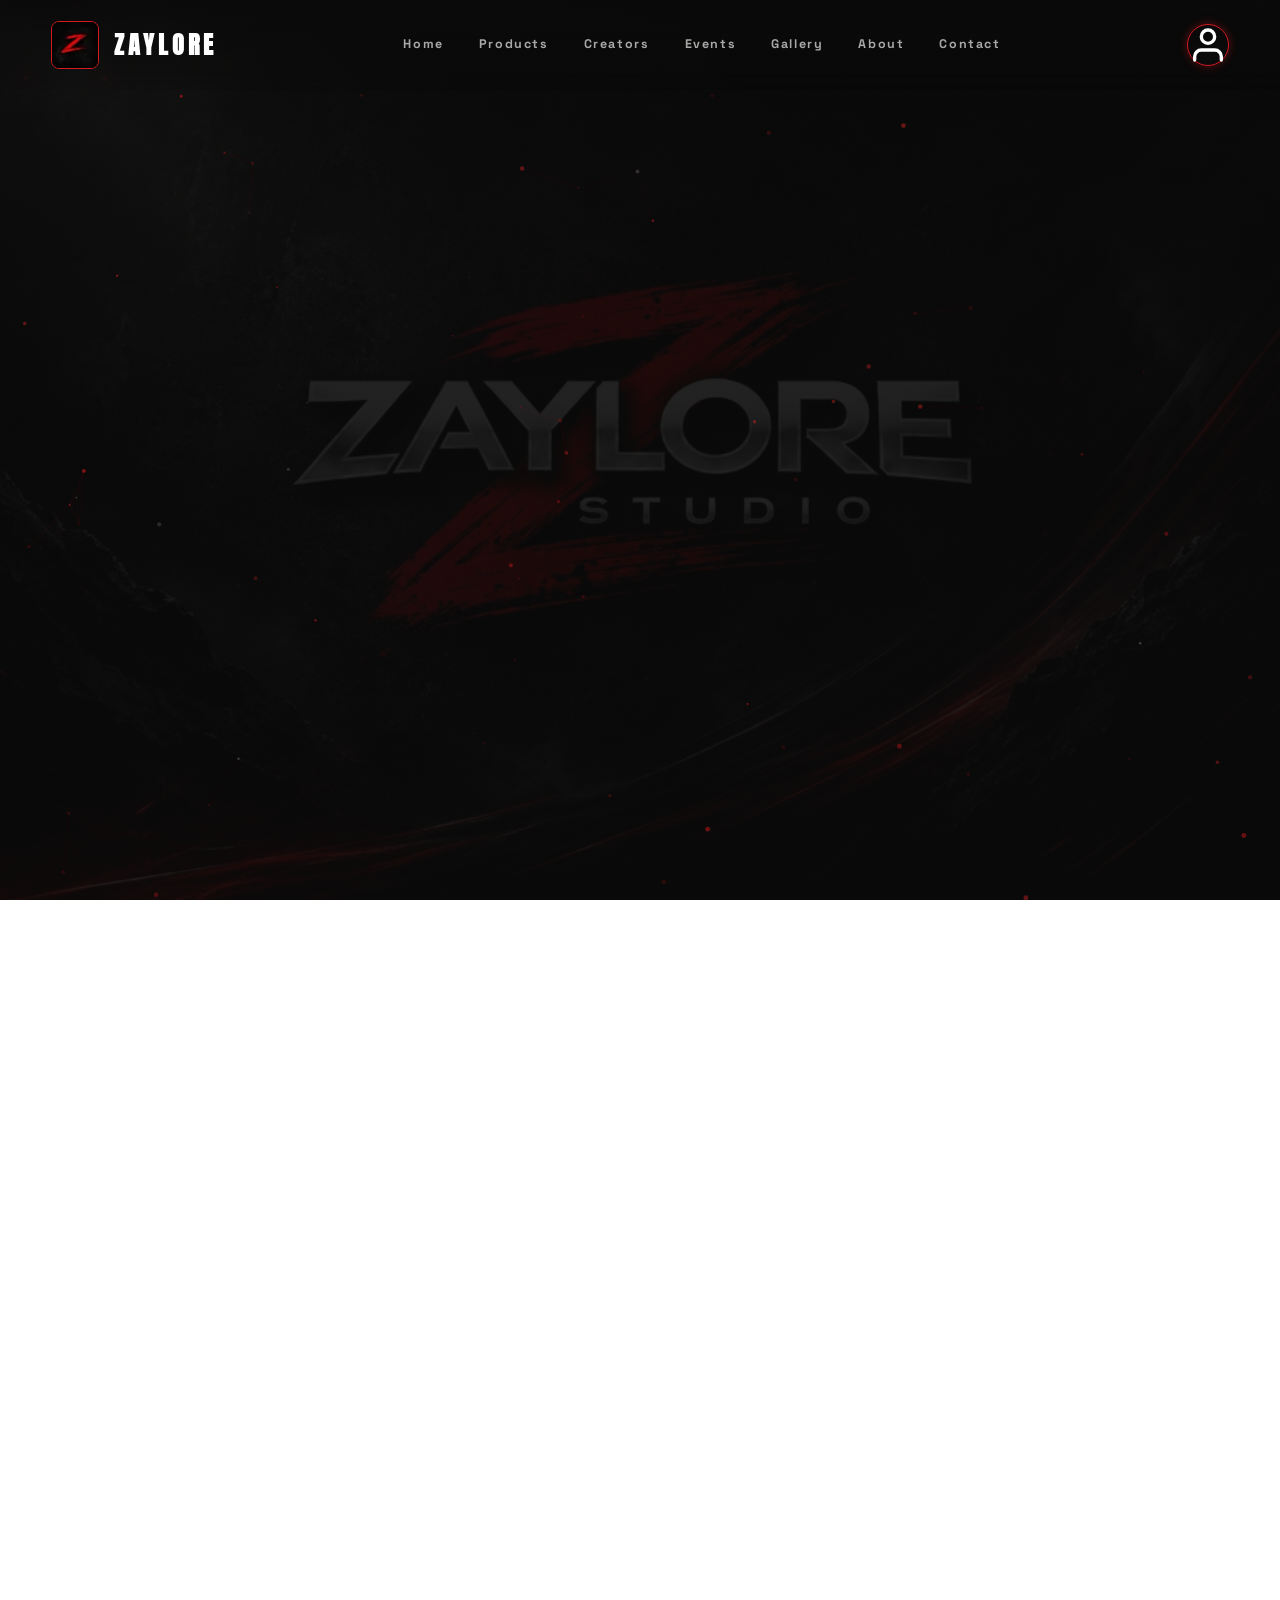
<file: founder.html>
<!DOCTYPE html>
<html lang="en">

<head>
    <meta charset="UTF-8">
    <meta name="viewport" content="width=device-width, initial-scale=1.0, viewport-fit=cover">
    <title>PM Mohammed Waaiz | Founder of Zaylore Studio & MW Zawion</title>
    <meta name="description"
        content="PM MOHAMMED WAAIZ is an Indian technology entrepreneur, founder of ZAYLORE STUDIO and MW ZAWION. Born on 9 June 2007 in Andhra Pradesh and originating from Tamil Nadu, he is focused on technology, AI systems, digital products, startup development, automation, branding, and next-generation digital experiences.">
    <meta name="keywords"
        content="PM Mohammed Waaiz, Mohammed Waaiz, Mohd Waaiz, MD Waaiz, Mohammed Waaiz PM, Waaiz, PM Waaiz, Founder Waaiz, Zaylore Founder, Zaylore Studio Founder, Founder of Zaylore Studio, MW Zawion Founder, About Mohammed Waaiz, About PM Mohammed Waaiz, Who is Mohammed Waaiz, Who is PM Mohammed Waaiz, Waaiz Entrepreneur, Waaiz Founder, ZAYLORE, ZAYLORE STUDIO, MW ZAWION">
    <meta name="author" content="PM Mohammed Waaiz">
    <meta name="robots" content="index, follow">
    <link rel="canonical" href="https://www.zaylorestudio.in/founder">
    <script type="application/ld+json">
    {
      "@context": "https://schema.org",
      "@graph": [
        {
          "@type": "Person",
          "@id": "https://www.zaylorestudio.in/founder#person",
          "name": "PM Mohammed Waaiz",
          "alternateName": [
            "Mohammed Waaiz",
            "Mohd Waaiz",
            "MD Waaiz",
            "PM Mohammed Waaiz",
            "Mohammed Waaiz PM",
            "Waaiz",
            "PM Waaiz",
            "Founder Waaiz",
            "Zaylore Founder",
            "Zaylore Studio Founder"
          ],
          "description": "PM MOHAMMED WAAIZ is an Indian technology entrepreneur, founder of ZAYLORE STUDIO and MW ZAWION. Born on 9 June 2007 in Andhra Pradesh and originating from Tamil Nadu, he is focused on technology, AI systems, digital products, startup development, automation, branding, and next-generation digital experiences.",
          "image": {
            "@type": "ImageObject",
            "url": "https://www.zaylorestudio.in/img/founder.webp",
            "caption": "PM Mohammed Waaiz"
          },
          "birthDate": "2007-06-09",
          "birthPlace": {
            "@type": "Place",
            "name": "Andhra Pradesh, India"
          },
          "nationality": {
            "@type": "Country",
            "name": "India"
          },
          "gender": "Male",
          "familyName": "PM",
          "url": "https://www.zaylorestudio.in/founder",
          "jobTitle": [
            "Technology Entrepreneur",
            "Founder",
            "Startup Builder",
            "Technology Student",
            "Digital Creator",
            "AI Systems Builder"
          ],
          "worksFor": [
            {
              "@id": "https://www.zaylorestudio.in/#organization"
            },
            {
              "@id": "https://www.zaylorestudio.in/#mwzawion"
            }
          ],
          "affiliation": [
            {
              "@id": "https://www.zaylorestudio.in/#organization"
            },
            {
              "@id": "https://www.zaylorestudio.in/#mwzawion"
            }
          ],
          "alumniOf": [
            {
              "@type": "EducationalOrganization",
              "name": "Wisdom Park International School",
              "address": {
                "@type": "PostalAddress",
                "addressLocality": "Vaniyambadi-Ambur",
                "addressCountry": "India"
              }
            },
            {
              "@type": "EducationalOrganization",
              "name": "Crescent School",
              "address": {
                "@type": "PostalAddress",
                "addressLocality": "Chennai",
                "addressCountry": "India"
              }
            },
            {
              "@type": "EducationalOrganization",
              "name": "Newton School Of Technology Bangalore",
              "department": "Computer Science engineering",
              "award": "Bachelor of technology (B.TECH)"
            }
          ],
          "sameAs": [
            "https://www.instagram.com/waaiz_16/",
            "https://www.linkedin.com/in/mohd-waaiz/",
            "https://www.instagram.com/p/DXnF0ZYkwQj/",
            "https://www.instagram.com/p/DQ-P5C9k2Pg/",
            "https://www.instagram.com/p/DECQOp3og7D/",
            "https://www.instagram.com/p/DJvAhC8opar/"
          ],
          "parent": [
            {
              "@type": "Person",
              "name": "PM Abdul Wajid",
              "jobTitle": "Businessman",
              "worksFor": {
                "@type": "Organization",
                "name": "THW INTERNATIONAL",
                "description": "Leather Business",
                "location": {
                  "@type": "Place",
                  "name": "Vaniyambadi, Tamil Nadu, India"
                }
              }
            },
            {
              "@type": "Person",
              "name": "Shairkhan Hajira Khanam"
            }
          ],
          "knowsAbout": [
            "Technology",
            "AI",
            "Automation",
            "Digital Products",
            "Startup Ecosystem",
            "Computer Science",
            "Web Development",
            "Branding",
            "Streetwear Design",
            "Luxury Branding"
          ],
          "sibling": [
            {
              "@type": "Person",
              "name": "PM Mishraz Tasiha",
              "gender": "Female"
            },
            {
              "@type": "Person",
              "name": "PM Sharikha Harmain",
              "gender": "Female"
            }
          ],
          "relatedTo": [
            {
              "@type": "Person",
              "name": "PM Abdul Wahid",
              "description": "Grandfather"
            }
          ]
        },
        {
          "@type": "Organization",
          "@id": "https://www.zaylorestudio.in/#organization",
          "name": "Zaylore Studio",
          "url": "https://www.zaylorestudio.in",
          "logo": {
            "@type": "ImageObject",
            "url": "https://www.zaylorestudio.in/img/logo-full.webp"
          },
          "description": "Premium streetwear brand offering high-quality oversized t-shirts, oversized hoodies, sweatshirts, vintage polos, bomber jackets, and baggy jeans.",
          "founder": {
            "@id": "https://www.zaylorestudio.in/founder#person"
          },
          "employee": {
            "@id": "https://www.zaylorestudio.in/founder#person"
          },
          "creator": {
            "@id": "https://www.zaylorestudio.in/founder#person"
          },
          "owner": {
            "@id": "https://www.zaylorestudio.in/founder#person"
          },
          "sameAs": [
            "https://www.instagram.com/zaylore_studio"
          ]
        },
        {
          "@type": "Organization",
          "@id": "https://www.zaylorestudio.in/#mwzawion",
          "name": "MW Zawion",
          "url": "https://www.zaylorestudio.in",
          "description": "MW Zawion is a digital prestige studio crafting premium brand identities, AI systems, automation, and next-generation digital experiences for modern businesses.",
          "founder": {
            "@id": "https://www.zaylorestudio.in/founder#person"
          },
          "employee": {
            "@id": "https://www.zaylorestudio.in/founder#person"
          },
          "creator": {
            "@id": "https://www.zaylorestudio.in/founder#person"
          },
          "owner": {
            "@id": "https://www.zaylorestudio.in/founder#person"
          },
          "sameAs": [
            "https://www.instagram.com/mw_zawion"
          ]
        },
        {
          "@type": "ProfilePage",
          "@id": "https://www.zaylorestudio.in/founder",
          "url": "https://www.zaylorestudio.in/founder",
          "name": "PM Mohammed Waaiz - Founder & Managing Director | Zaylore Studio",
          "description": "Official personal profile and knowledge graph entity landing page for PM Mohammed Waaiz, tech entrepreneur, B.Tech student, and founder of Zaylore Studio and MW Zawion.",
          "isPartOf": {
            "@id": "https://www.zaylorestudio.in/#website"
          },
          "about": {
            "@id": "https://www.zaylorestudio.in/founder#person"
          },
          "mainEntity": {
            "@id": "https://www.zaylorestudio.in/founder#person"
          }
        },
        {
          "@type": "WebSite",
          "@id": "https://www.zaylorestudio.in/#website",
          "url": "https://www.zaylorestudio.in",
          "name": "Zaylore Studio",
          "publisher": {
            "@id": "https://www.zaylorestudio.in/#organization"
          }
        }
      ]
    }
    </script>

    <!-- Breadcrumb Schema -->
    <script type="application/ld+json">
    {
      "@context": "https://schema.org",
      "@type": "BreadcrumbList",
      "itemListElement": [
        {
          "@type": "ListItem",
          "position": 1,
          "name": "Home",
          "item": "https://www.zaylorestudio.in/"
        },
        {
          "@type": "ListItem",
          "position": 2,
          "name": "Founder",
          "item": "https://www.zaylorestudio.in/founder"
        }
      ]
    }
    </script>
    <link rel="icon" href="img/logo-icon-sm.webp" type="image/jpeg">

    <!-- Open Graph -->
    <meta property="og:type" content="profile">
    <meta property="og:url" content="https://www.zaylorestudio.in/founder">
    <meta property="og:title" content="PM Mohammed Waaiz | Founder of Zaylore Studio & MW Zawion">
    <meta property="og:description"
        content="Official profile of PM Mohammed Waaiz, tech entrepreneur and founder of Zaylore Studio & MW Zawion. Born 9 June 2007. Discover the vision behind next-gen digital experiences.">
    <meta property="og:image" content="https://www.zaylorestudio.in/img/founder.webp">
    <meta property="og:site_name" content="Zaylore Studio">

    <!-- Twitter -->
    <meta name="twitter:card" content="summary_large_image">
    <meta name="twitter:site" content="@zaylorestudio">
    <meta name="twitter:creator" content="@md_waaizz">
    <meta name="twitter:title" content="PM Mohammed Waaiz | Founder of Zaylore Studio & MW Zawion">
    <meta name="twitter:description"
        content="Official profile of PM Mohammed Waaiz, tech entrepreneur and founder of Zaylore Studio & MW Zawion. Discover the vision behind next-gen digital experiences.">
    <meta name="twitter:image" content="https://www.zaylorestudio.in/img/founder.webp">

    <link rel="preconnect" href="https://fonts.googleapis.com">
    <link rel="preconnect" href="https://fonts.gstatic.com" crossorigin>
    <link
        href="https://fonts.googleapis.com/css2?family=Anton&family=Inter:wght@300;400;500;600;700&family=Space+Grotesk:wght@400;500;600;700&display=swap"
        rel="stylesheet">
    <link rel="stylesheet" href="/styles.min.css?v=1.4.0">
    <style>
        /* ===== ABOUT PAGE STYLES ===== */
        .about-page {
            overflow-x: hidden;
        }



        /* --- Hero --- */
        .about-hero {
            position: relative;
            min-height: 100vh;
            display: flex;
            align-items: center;
            z-index: 1;
            overflow: hidden;
            padding: 100px 40px 60px;
        }

        .hero-bg-img {
            position: absolute;
            inset: 0;
            width: 100%;
            height: 100%;
            object-fit: cover;
            opacity: 0.25;
            z-index: 0;
        }

        .hero-bg-overlay {
            position: absolute;
            inset: 0;
            background: linear-gradient(180deg, rgba(10, 10, 10, 0.7) 0%, rgba(10, 10, 10, 0.4) 50%, rgba(10, 10, 10, 0.95) 100%);
            z-index: 1;
        }

        .hero-inner {
            position: relative;
            z-index: 2;
            display: flex;
            align-items: center;
            justify-content: space-between;
            max-width: 1200px;
            margin: 0 auto;
            width: 100%;
            gap: 40px;
        }

        .hero-text-block {
            flex: 1;
        }

        .hero-label {
            font-family: 'Inter', sans-serif;
            font-size: 0.85rem;
            letter-spacing: 12px;
            color: #888;
            display: block;
            margin-bottom: 12px;
        }

        .brand-zaylore {
            display: block;
            font-family: 'Anton', sans-serif;
            font-size: clamp(4rem, 10vw, 7rem);
            line-height: 0.9;
            color: #ffffff;
            text-shadow:
                0 1px 0 #cccccc, 0 2px 0 #c9c9c9, 0 3px 0 #bbbbbb, 0 4px 0 #b9b9b9, 0 5px 0 #aaaaaa,
                0 6px 1px rgba(0, 0, 0, .1), 0 0 5px rgba(212, 25, 32, .2), 0 1px 3px rgba(212, 25, 32, .4),
                0 3px 5px rgba(212, 25, 32, .3), 0 5px 10px rgba(212, 25, 32, .3), 0 10px 10px rgba(212, 25, 32, .2),
                0 20px 20px rgba(212, 25, 32, .15);
        }

        .brand-studio {
            display: block;
            font-family: 'Anton', sans-serif;
            font-size: clamp(3rem, 8vw, 5.5rem);
            line-height: 0.9;
            color: #d41920;
            font-style: italic;
            text-shadow: 0 1px 0 #900, 0 2px 0 #700, 0 3px 0 #500, 0 4px 10px rgba(212, 25, 32, 0.4);
        }

        .hero-tagline-wrap {
            display: flex;
            align-items: center;
            gap: 16px;
            margin-top: 20px;
        }

        .red-bar {
            width: 50px;
            height: 3px;
            background: #d41920;
            border-radius: 2px;
        }

        .hero-tagline {
            font-family: 'Anton', sans-serif;
            font-size: 1.4rem;
            letter-spacing: 4px;
            color: #ccc;
            text-shadow: 0 1px 0 #888, 0 2px 0 #666, 0 3px 5px rgba(0, 0, 0, 0.5);
        }

        .hero-desc {
            margin-top: 24px;
            font-size: 1rem;
            line-height: 1.7;
            color: #999;
            max-width: 480px;
        }

        .hero-desc strong {
            color: #e8e8e8;
        }

        .hero-model-block {
            flex: 0 0 auto;
            position: relative;
        }

        .hero-model-img {
            width: min(400px, 40vw);
            height: auto;
            border-radius: 12px;
            filter: drop-shadow(0 0 40px rgba(212, 25, 32, 0.3));
            transition: transform 0.5s ease, filter 0.5s ease;
            will-change: transform;
        }

        .hero-model-img:hover {
            transform: scale(1.03);
            filter: drop-shadow(0 0 50px rgba(212, 25, 32, 0.4));
        }

        .scroll-cue {
            position: absolute;
            bottom: 30px;
            left: 50%;
            transform: translateX(-50%);
            z-index: 3;
            text-align: center;
            animation: fadeUp 1s ease 2s forwards;
            opacity: 0;
        }

        .scroll-cue span {
            font-family: 'Space Grotesk', sans-serif;
            font-size: 0.6rem;
            letter-spacing: 4px;
            color: #555;
        }

        .scroll-line {
            width: 1px;
            height: 40px;
            background: linear-gradient(180deg, #d41920, transparent);
            margin: 8px auto 0;
            animation: scrollPulse 2s ease-in-out infinite;
        }

        @keyframes scrollPulse {

            0%,
            100% {
                opacity: 0.3;
                transform: scaleY(1);
            }

            50% {
                opacity: 1;
                transform: scaleY(1.3);
            }
        }

        /* --- Sections Common --- */
        .ab-section {
            position: relative;
            z-index: 1;
            padding: 100px 40px;
            max-width: 1200px;
            margin: 0 auto;
        }

        .sec-label {
            font-family: 'Space Grotesk', sans-serif;
            font-size: 0.7rem;
            letter-spacing: 5px;
            color: #d41920;
            display: flex;
            align-items: center;
            gap: 12px;
            margin-bottom: 16px;
        }

        .sec-label::before {
            content: '';
            width: 30px;
            height: 2px;
            background: #d41920;
        }

        .sec-heading {
            font-family: 'Anton', sans-serif;
            font-size: clamp(2.5rem, 6vw, 4rem);
            line-height: 1;
            color: #e8e8e8;
            margin-bottom: 24px;
        }

        .text-red {
            color: #d41920;
        }

        .text-white {
            color: #e8e8e8;
        }

        /* --- Brand Story --- */
        .story-grid {
            display: grid;
            grid-template-columns: 1fr 1fr;
            gap: 60px;
            align-items: center;
        }

        .story-para {
            font-size: 1rem;
            line-height: 1.8;
            color: #999;
            margin-bottom: 16px;
        }

        .z-visual {
            display: flex;
            align-items: center;
            justify-content: center;
        }

        .z-logo-img {
            width: 220px;
            height: 220px;
            border-radius: 50%;
            object-fit: cover;
            filter: drop-shadow(0 0 30px rgba(212, 25, 32, 0.3));
            animation: zPulse 4s ease-in-out infinite;
            border: 2px solid rgba(212, 25, 32, 0.3);
            transition: filter 0.4s ease;
            will-change: transform, opacity;
        }

        .z-logo-img:hover {
            filter: drop-shadow(0 0 50px rgba(212, 25, 32, 0.5));
        }

        @keyframes zPulse {

            0%,
            100% {
                opacity: 0.85;
                transform: scale(1);
            }

            50% {
                opacity: 1;
                transform: scale(1.05);
            }
        }

        /* --- Pillars --- */
        .pillars-row {
            display: grid;
            grid-template-columns: repeat(3, 1fr);
            gap: 30px;
            margin-top: 40px;
        }

        .pillar {
            background: rgba(20, 20, 20, 0.8);
            border: 1px solid rgba(212, 25, 32, 0.15);
            border-radius: 12px;
            padding: 36px 28px;
            text-align: center;
            transition: transform 0.4s ease, border-color 0.4s ease, box-shadow 0.4s ease;
        }

        .pillar:hover {
            transform: translateY(-8px);
            border-color: rgba(212, 25, 32, 0.5);
            box-shadow: 0 20px 60px rgba(212, 25, 32, 0.15);
        }

        .pillar-icon {
            width: 56px;
            height: 56px;
            border-radius: 50%;
            border: 2px solid #d41920;
            display: flex;
            align-items: center;
            justify-content: center;
            margin: 0 auto 20px;
            color: #d41920;
            font-size: 1.4rem;
        }

        .pillar h3 {
            font-family: 'Space Grotesk', sans-serif;
            font-size: 0.85rem;
            letter-spacing: 3px;
            color: #e8e8e8;
            margin-bottom: 12px;
        }

        .pillar p {
            font-size: 0.9rem;
            color: #777;
            line-height: 1.6;
        }

        /* --- Split Section (Audience + Products) --- */
        .split-grid {
            display: grid;
            grid-template-columns: 1fr 1fr;
            gap: 60px;
        }

        .split-col {
            position: relative;
        }

        .audience-tag {
            display: flex;
            align-items: center;
            gap: 14px;
            padding: 14px 0;
            border-bottom: 1px solid rgba(255, 255, 255, 0.06);
            font-family: 'Inter', sans-serif;
            font-size: 0.9rem;
            font-weight: 500;
            letter-spacing: 1px;
            color: #ccc;
            transition: color 0.3s, padding-left 0.3s;
        }

        .audience-tag:hover {
            color: #fff;
            padding-left: 8px;
        }

        .tag-emoji {
            font-size: 1.2rem;
        }

        .product-item {
            display: flex;
            align-items: center;
            gap: 12px;
            padding: 12px 0;
            border-bottom: 1px solid rgba(255, 255, 255, 0.06);
            font-family: 'Inter', sans-serif;
            font-size: 0.9rem;
            font-weight: 500;
            letter-spacing: 1px;
            color: #ccc;
            transition: color 0.3s, padding-left 0.3s;
        }

        .product-item:hover {
            color: #fff;
            padding-left: 8px;
        }

        .p-arrow {
            color: #d41920;
            font-size: 1.2rem;
            font-weight: 700;
        }

        .more-box {
            margin-top: 24px;
            padding: 16px 20px;
            border: 1px solid #d41920;
            border-radius: 8px;
            display: flex;
            align-items: flex-start;
            gap: 12px;
        }

        .more-box .star {
            color: #d41920;
            font-size: 1.2rem;
        }

        .more-box p {
            font-size: 0.85rem;
            color: #999;
            line-height: 1.6;
        }

        /* --- Showcase --- */
        .showcase-wrap {
            display: flex;
            align-items: center;
            gap: 60px;
        }

        .showcase-img {
            width: min(380px, 40vw);
            border-radius: 12px;
            filter: drop-shadow(0 0 30px rgba(212, 25, 32, 0.2));
            transition: transform 0.5s ease;
        }

        .showcase-img:hover {
            transform: scale(1.04) rotate(-1deg);
        }

        .showcase-text h2 {
            font-family: 'Anton', sans-serif;
            font-size: clamp(2rem, 5vw, 3.5rem);
            line-height: 1;
            margin-bottom: 16px;
            color: #e8e8e8;
        }

        .showcase-text p {
            font-size: 1rem;
            color: #888;
            line-height: 1.7;
        }

        /* --- Vision --- */
        .vision-box {
            border: 2px solid #d41920;
            border-radius: 16px;
            padding: 60px 40px;
            text-align: center;
            position: relative;
            overflow: hidden;
            max-width: 700px;
            margin: 0 auto;
        }

        .vision-box::before {
            content: '';
            position: absolute;
            inset: 0;
            background: radial-gradient(circle at center, rgba(212, 25, 32, 0.08) 0%, transparent 70%);
            pointer-events: none;
        }

        .vision-heading {
            font-family: 'Anton', sans-serif;
            font-size: clamp(2rem, 5vw, 3.5rem);
            line-height: 1.15;
            color: #e8e8e8;
        }

        .giant {
            font-size: clamp(3rem, 8vw, 5rem);
            color: #d41920;
        }

        /* --- Marquee --- */
        .marquee-bar {
            position: relative;
            z-index: 1;
            overflow: hidden;
            padding: 20px 0;
            border-top: 1px solid rgba(212, 25, 32, 0.2);
            border-bottom: 1px solid rgba(212, 25, 32, 0.2);
        }

        .marquee-track {
            display: flex;
            gap: 40px;
            white-space: nowrap;
            animation: marqueeScroll 20s linear infinite;
        }

        .marquee-track span {
            font-family: 'Space Grotesk', sans-serif;
            font-size: 0.75rem;
            letter-spacing: 4px;
            color: #555;
            flex-shrink: 0;
        }

        .marquee-track .divider {
            color: rgba(212, 25, 32, 0.4);
        }

        @keyframes marqueeScroll {
            0% {
                transform: translateX(0);
            }

            100% {
                transform: translateX(-50%);
            }
        }

        /* --- Footer Enhanced --- */


        /* --- Scroll Animations --- */
        .reveal {
            opacity: 0;
            transform: translateY(40px);
            transition: opacity 0.8s ease, transform 0.8s ease;
        }

        .reveal.visible {
            opacity: 1;
            transform: translateY(0);
        }

        .reveal.d1 {
            transition-delay: 0.1s;
        }

        .reveal.d2 {
            transition-delay: 0.2s;
        }

        .reveal.d3 {
            transition-delay: 0.3s;
        }

        .reveal.d4 {
            transition-delay: 0.4s;
        }

        /* --- Hero entrance --- */
        .hero-fade {
            opacity: 0;
            transform: translateY(30px);
            animation: heroIn 1s ease forwards;
        }

        .hero-fade.hd1 {
            animation-delay: 0.2s;
        }

        .hero-fade.hd2 {
            animation-delay: 0.5s;
        }

        .hero-fade.hd3 {
            animation-delay: 0.8s;
        }

        .hero-fade.hd4 {
            animation-delay: 1.1s;
        }

        .hero-fade.hd5 {
            animation-delay: 1.4s;
        }

        @keyframes heroIn {
            to {
                opacity: 1;
                transform: translateY(0);
            }
        }


        /* --- Responsive --- */
        @media (max-width: 900px) {

            .about-hero {
                padding: 100px 20px 40px;
            }

            .hero-inner {
                flex-direction: column;
                text-align: center;
            }

            .hero-model-img {
                width: min(300px, 80vw);
            }

            .hero-tagline-wrap {
                justify-content: center;
            }

            .hero-desc {
                margin-left: auto;
                margin-right: auto;
            }

            .ab-section {
                padding: 60px 20px;
            }

            .story-grid,
            .split-grid {
                grid-template-columns: 1fr;
                gap: 40px;
            }

            .pillars-row {
                grid-template-columns: 1fr;
            }

            .showcase-wrap {
                flex-direction: column;
                text-align: center;
            }

            .showcase-img {
                width: min(300px, 80vw);
            }

            .z-logo-img {
                width: 160px;
                height: 160px;
            }

            .vision-box {
                padding: 40px 24px;
            }
        }

        .founder-name-glow {
            display: inline-block;
            cursor: default;
            color: #fff;
            text-shadow: 0 0 20px rgba(212, 25, 32, 0.8), 0 0 40px rgba(212, 25, 32, 0.6), 0 0 60px rgba(212, 25, 32, 0.4);
        }

        .founder-hero-content-box {
            background: rgba(10, 10, 10, 0.7);
            backdrop-filter: blur(12px);
            border: 1px solid rgba(212, 25, 32, 0.3);
            border-radius: 20px;
            padding: 50px 40px;
            box-shadow: 0 25px 60px rgba(0, 0, 0, 0.9), 0 0 40px rgba(212, 25, 32, 0.15);
            display: inline-flex;
            flex-direction: column;
            align-items: center;
            max-width: 95vw;
            transition: transform 0.4s ease, box-shadow 0.4s ease;
        }

        .founder-hero-content-box:hover {
            transform: translateY(-5px);
            box-shadow: 0 30px 70px rgba(0, 0, 0, 0.95), 0 0 60px rgba(212, 25, 32, 0.3);
        }

        @media (max-width: 600px) {
            .founder-hero-content-box {
                padding: 40px 20px;
            }
        }

        /* --- Premium Vision & Founder Section Styles --- */
        .premium-vision-section {
            padding: 120px 40px;
            max-width: 1000px;
            margin: 0 auto;
            text-align: center;
            position: relative;
            z-index: 2;
        }

        .premium-vision-heading {
            font-family: 'Anton', sans-serif;
            font-size: clamp(3rem, 6vw, 5rem);
            color: #e8e8e8;
            line-height: 1.1;
            margin-bottom: 30px;
            letter-spacing: 2px;
        }

        .premium-vision-text {
            font-family: 'Inter', sans-serif;
            font-size: clamp(1rem, 2vw, 1.2rem);
            color: #999;
            line-height: 1.8;
            margin-bottom: 24px;
        }

        .premium-vision-text strong {
            color: #d41920;
            font-weight: 600;
        }



        .founder-header {
            text-align: center;
            border-bottom: 1px solid rgba(255, 255, 255, 0.05);
            padding-bottom: 40px;
        }

        .founder-title {
            font-family: 'Anton', sans-serif;
            font-size: clamp(2.5rem, 5vw, 4rem);
            color: #fff;
            margin-bottom: 10px;
            letter-spacing: 2px;
        }

        .founder-subtitle {
            font-family: 'Space Grotesk', sans-serif;
            font-size: 1rem;
            color: #d41920;
            letter-spacing: 5px;
            text-transform: uppercase;
            font-weight: 600;
        }

        .founder-story {
            font-family: 'Inter', sans-serif;
            font-size: 1.1rem;
            color: #bbb;
            line-height: 1.9;
        }

        .founder-story p {
            margin-bottom: 24px;
        }

        .founder-philosophy-list {
            list-style: none;
            padding: 0;
            margin: 30px 0;
        }

        .founder-philosophy-list li {
            display: flex;
            align-items: center;
            gap: 15px;
            margin-bottom: 15px;
            font-family: 'Space Grotesk', sans-serif;
            color: #e8e8e8;
            font-size: 1.05rem;
            letter-spacing: 1px;
        }

        .founder-philosophy-list li::before {
            content: '';
            width: 8px;
            height: 8px;
            background: #d41920;
            border-radius: 50%;
            display: inline-block;
            box-shadow: 0 0 10px rgba(212, 25, 32, 0.5);
        }

        .founder-socials {
            display: flex;
            justify-content: center;
            flex-wrap: wrap;
            gap: 20px;
            margin-top: 50px;
        }

        .founder-social-link {
            display: inline-block;
            font-family: 'Space Grotesk', sans-serif;
            font-size: 0.85rem;
            font-weight: 700;
            letter-spacing: 2px;
            text-transform: uppercase;
            color: #fff;
            background: transparent;
            padding: 15px 35px;
            border: 1px solid #d41920;
            border-radius: 6px;
            text-decoration: none;
            position: relative;
            overflow: hidden;
            transition: all 0.4s cubic-bezier(0.25, 1, 0.5, 1);
            box-shadow: 0 5px 15px rgba(0, 0, 0, 0.3);
            z-index: 1;
        }

        .founder-social-link::before {
            content: '';
            position: absolute;
            top: 0;
            left: 0;
            width: 0;
            height: 100%;
            background: #d41920;
            z-index: -1;
            transition: width 0.4s cubic-bezier(0.25, 1, 0.5, 1);
        }

        .founder-social-link:hover {
            color: #fff;
            box-shadow: 0 10px 25px rgba(212, 25, 32, 0.4);
            transform: translateY(-3px);
        }

        .founder-social-link:hover::before {
            width: 100%;
        }

        .premium-cta-wrapper {
            text-align: center;
            margin-top: 60px;
        }

        .premium-cta-btn {
            display: inline-block;
            font-family: 'Space Grotesk', sans-serif;
            font-size: 1rem;
            font-weight: 700;
            letter-spacing: 3px;
            text-transform: uppercase;
            color: #fff;
            background: transparent;
            padding: 20px 50px;
            border: 1px solid #d41920;
            border-radius: 4px;
            text-decoration: none;
            position: relative;
            overflow: hidden;
            transition: all 0.4s cubic-bezier(0.25, 1, 0.5, 1);
            box-shadow: 0 10px 30px rgba(0, 0, 0, 0.3);
        }

        .premium-cta-btn::before {
            content: '';
            position: absolute;
            top: 0;
            left: 0;
            width: 0;
            height: 100%;
            background: #d41920;
            z-index: -1;
            transition: width 0.4s cubic-bezier(0.25, 1, 0.5, 1);
        }

        .premium-cta-btn:hover {
            color: #fff;
            border-color: #d41920;
            box-shadow: 0 15px 40px rgba(212, 25, 32, 0.4);
            transform: translateY(-3px);
        }

        .premium-cta-btn:hover::before {
            width: 100%;
        }

        @media (max-width: 768px) {
            .premium-vision-section {
                padding: 80px 20px;
            }

            .founder-grid {
                padding: 40px 20px;
            }

            .founder-socials {
                flex-direction: column;
                align-items: center;
                gap: 15px;
            }
        }

        @media (max-width: 600px) {
            .brand-zaylore {
                white-space: normal !important;
                font-size: min(8vw, 2.5rem) !important;
            }
            .founder-hero-content-box {
                padding: 30px 15px !important;
            }
        }
    </style>


</head>

<body class="about-page">
    <!-- Particle canvas background -->
    <canvas id="particles-canvas"></canvas>

    <!-- Red glow overlays -->
    <div class="glow glow-1"></div>
    <div class="glow glow-2"></div>
    <div class="glow glow-3"></div>

    <!-- Subtle texture overlay -->
    <div class="texture-overlay"></div>


    <!-- Navigation -->

    <!-- Navigation -->

    
    <!-- Navigation -->
    <nav id="main-nav">
        <div class="nav-container">
            <a href="/" class="nav-logo">
                <img src="img/logo-icon-sm.webp" alt="Zaylore Logo">
                <span class="logo-text">ZAYLORE</span>
            </a>

            <div class="nav-links" id="nav-links">
                <a href="/" class="nav-link">Home</a>
                <a href="products" class="nav-link">Products</a>
                <a href="creators" class="nav-link">Creators</a>
                <a href="events" class="nav-link">Events</a>
                <a href="gallery" class="nav-link">Gallery</a>
                <a href="about" class="nav-link">About</a>
                <a href="contact" class="nav-link">Contact</a>
            </div>

            <div class="nav-right">
                <a href="account" class="nav-action mobile-visible" id="nav-profile-btn"  aria-label="Account">
                    <svg viewBox="0 0 24 24" fill="none" stroke="currentColor" stroke-width="2" stroke-linecap="round"
                        stroke-linejoin="round">
                        <path d="M20 21v-2a4 4 0 0 0-4-4H8a4 4 0 0 0-4 4v2"></path>
                        <circle cx="12" cy="7" r="4"></circle>
                    </svg>
                </a>
                <div class="hamburger" id="hamburger">
                    <span></span>
                    <span></span>
                    <span></span>
                </div>
            </div>
        </div>
    </nav>





    <section class="about-hero" id="founder-hero"
        style="min-height: 40vh; padding: 120px 20px 40px; display: flex; align-items: center; justify-content: center; position: relative;">
        <div class="hero-bg-overlay"></div>
        <img src="img/about-hero-bg.webp" alt="" class="hero-bg-img" aria-hidden="true" decoding="async" srcset="img/about-hero-bg-sm.webp 480w, img/about-hero-bg-md.webp 800w, img/about-hero-bg.webp 1200w" sizes="100vw">
        <div class="hero-inner" style="z-index: 2; text-align: center; flex-direction: column; width: 100%;">
            <div class="sec-label hero-fade hd1"
                style="justify-content:center; margin-bottom: 30px; font-size: clamp(1rem, 2.5vw, 1.3rem); letter-spacing: 6px;">
                FOUNDER & BRAND AUTHORITY</div>

            <div class="founder-hero-content-box hero-fade hd2">
                <div style="position: relative; display: inline-block; width: 100%;">
                    <h1 class="brand-zaylore founder-name-glow"
                        style="font-size: min(9vw, 5rem); white-space: nowrap; margin: 0; line-height: 1;">PM MOHAMMED
                        WAAIZ</h1>
                    <div style="text-align: right; width: 100%; margin-top: 10px;">
                        <p
                            style="color: #d41920; letter-spacing: 6px; font-size: clamp(0.7rem, 2vw, 1rem); display: inline-block; margin: 0; text-shadow: none; font-family: 'Space Grotesk', sans-serif; font-weight: 600; text-transform: uppercase;">
                            FOUNDER & MANAGING DIRECTOR</p>
                    </div>
                </div>
            </div>
        </div>
    </section>

    <section class="founder-section reveal d2" id="founder" style="padding-top: 60px;">
        <div class="founder-inner">
            <div class="founder-grid">
                <!-- Visual -->
                <div class="founder-visual">
                    <div class="founder-img-frame">
                        <img src="img/founder.webp" alt="PM Mohammed Waaiz, Founder of Zaylore Studio, premium streetwear brand" loading="lazy" srcset="img/founder-sm.webp 480w, img/founder.webp 800w" sizes="(max-width: 768px) 100vw, 50vw">
                    </div>
                    <div class="founder-badge">
                        SYNDICATE<br>FOUNDER
                        <span class="founder-badge-sub">PM Mohammed Waaiz</span>
                    </div>
                </div>

                <!-- Content -->
                <div class="founder-content">
                    <div class="section-eyebrow">The Visionary Behind It All</div>
                    <h2 class="founder-name">PM MOHAMMED <span>WAAIZ</span></h2>
                    <p class="founder-role-tag">Founder &amp; Creative Director · MW Zawion</p>

                    <p class="founder-bio">
                        With a singular mission to build India's most authentic premium streetwear and culture brand, <strong>PM Mohammed Waaiz</strong> channelled his passion for fashion, design, bikes, and music into building a movement from scratch. Zaylore Studio stands as the physical manifestation of this vision.
                    </p>

                    <blockquote class="founder-quote">
                        "Most people wear clothes to fit in. I built Zaylore for people who wear clothes to stand out. This is for the bold. The fearless. The ones who create culture, not consume it."
                        <br><br><strong style="font-size:0.78rem;color:#d41920;font-style:normal;letter-spacing:1px;">PM Mohammed Waaiz</strong>
                    </blockquote>

                    <p class="founder-bio">
                        As the founder of <strong>MW Zawion</strong>, a digital prestige studio crafting premium brand identities for next-generation businesses, Waaiz brings a dual force of fashion instinct and design intelligence to everything Zaylore represents.
                    </p>

                    <div style="display: grid; grid-template-columns: repeat(auto-fit, minmax(200px, 1fr)); gap: 30px; margin-top: 30px; margin-bottom: 30px;">
                        <div>
                            <h3 style="font-family: 'Anton', sans-serif; font-size: 1.3rem; color: #fff; margin-bottom: 15px; letter-spacing: 1px; text-transform: uppercase;">THE BRAND</h3>
                            <ul class="founder-philosophy-list" style="margin: 0;">
                                <li>Confidence without arrogance</li>
                                <li>Individuality without compromise</li>
                                <li>Luxury with cultural relevance</li>
                            </ul>
                        </div>
                        <div>
                            <h3 style="font-family: 'Anton', sans-serif; font-size: 1.3rem; color: #fff; margin-bottom: 15px; letter-spacing: 1px; text-transform: uppercase;">THE VISION</h3>
                            <ul class="founder-philosophy-list" style="margin: 0;">
                                <li>Originality over imitation</li>
                                <li>Quality over mass production</li>
                                <li>Legacy over temporary hype</li>
                            </ul>
                        </div>
                    </div>

                    <div class="founder-stats-row" style="margin-bottom: 35px;">
                        <div class="founder-stat">
                            <div class="founder-stat-num">2024</div>
                            <div class="founder-stat-label">Founded</div>
                        </div>
                        <div class="founder-stat">
                            <div class="founder-stat-num">100%</div>
                            <div class="founder-stat-label">Authentic</div>
                        </div>
                        <div class="founder-stat">
                            <div class="founder-stat-num">∞</div>
                            <div class="founder-stat-label">Vision</div>
                        </div>
                    </div>

                    <div class="founder-socials" style="justify-content: flex-start; gap: 15px; margin-top: 0;">
                        <a href="https://www.instagram.com/waaiz_16/" target="_blank" rel="noopener noreferrer" class="founder-social-link" style="padding: 12px 25px;">Instagram</a>
                        <a href="https://www.linkedin.com/in/mohd-waaiz/" target="_blank" rel="noopener noreferrer" class="founder-social-link" style="padding: 12px 25px;">LinkedIn</a>
                    </div>
                </div>
            </div>
        </div>
    </section>

    <!-- ===== FOUNDER ENTITY REGISTRY / KNOWLEDGE GRAPH ===== -->
    <section class="ab-section reveal d3" id="founder-entity-registry" style="padding-top: 20px; padding-bottom: 40px;">
        <div class="sec-label">ENTITY INDEX &amp; REGISTRY</div>
        <h2 class="sec-heading">PERSONAL KNOWLEDGE <span class="text-red">GRAPH</span></h2>
        
        <div style="display: grid; grid-template-columns: repeat(auto-fit, minmax(320px, 1fr)); gap: 30px; margin-top: 40px;">
            <!-- Registry Card 1: Personal Profile -->
            <div style="background: rgba(15, 15, 15, 0.4); border: 1px solid rgba(255,255,255,0.05); border-radius: 12px; padding: 30px; backdrop-filter: blur(10px); transition: border-color 0.3s;" onmouseover="this.style.borderColor='rgba(212,25,32,0.3)'" onmouseout="this.style.borderColor='rgba(255,255,255,0.05)'">
                <h3 style="font-family: 'Space Grotesk', sans-serif; font-size: 1.1rem; color: #fff; margin-bottom: 20px; letter-spacing: 2px; text-transform: uppercase; border-bottom: 1px solid rgba(212,25,32,0.3); padding-bottom: 10px; display: flex; justify-content: space-between; align-items: center;">
                    <span>Official Registry</span>
                    <span style="color: #d41920; font-size: 0.8rem;">● Verified</span>
                </h3>
                <table style="width: 100%; border-collapse: collapse; font-size: 0.95rem; color: #bbb; line-height: 1.8;">
                    <tr>
                        <td style="padding: 6px 0; font-weight: 600; color: #fff; width: 40%;">Full Legal Name:</td>
                        <td style="padding: 6px 0;">PM Mohammed Waaiz</td>
                    </tr>
                    <tr>
                        <td style="padding: 6px 0; font-weight: 600; color: #fff;">Surname:</td>
                        <td style="padding: 6px 0;">PM</td>
                    </tr>
                    <tr>
                        <td style="padding: 6px 0; font-weight: 600; color: #fff;">Date of Birth:</td>
                        <td style="padding: 6px 0;">09 June 2007</td>
                    </tr>
                    <tr>
                        <td style="padding: 6px 0; font-weight: 600; color: #fff;">Birth Place:</td>
                        <td style="padding: 6px 0;">Andhra Pradesh, India</td>
                    </tr>
                    <tr>
                        <td style="padding: 6px 0; font-weight: 600; color: #fff;">State of Origin:</td>
                        <td style="padding: 6px 0;">Tamil Nadu, India</td>
                    </tr>
                    <tr>
                        <td style="padding: 6px 0; font-weight: 600; color: #fff;">Nationality:</td>
                        <td style="padding: 6px 0;">Indian</td>
                    </tr>
                    <tr>
                        <td style="padding: 6px 0; font-weight: 600; color: #fff; vertical-align: top;">Search Aliases:</td>
                        <td style="padding: 6px 0; font-size: 0.85rem; color: #888; line-height: 1.4;">Waaiz, Mohd Waaiz, MD Waaiz, PM Waaiz, Zaylore Founder, Zaylore Studio Founder</td>
                    </tr>
                </table>
            </div>

            <!-- Registry Card 2: Academic Profile -->
            <div style="background: rgba(15, 15, 15, 0.4); border: 1px solid rgba(255,255,255,0.05); border-radius: 12px; padding: 30px; backdrop-filter: blur(10px); transition: border-color 0.3s;" onmouseover="this.style.borderColor='rgba(212,25,32,0.3)'" onmouseout="this.style.borderColor='rgba(255,255,255,0.05)'">
                <h3 style="font-family: 'Space Grotesk', sans-serif; font-size: 1.1rem; color: #fff; margin-bottom: 20px; letter-spacing: 2px; text-transform: uppercase; border-bottom: 1px solid rgba(212,25,32,0.3); padding-bottom: 10px; display: flex; justify-content: space-between; align-items: center;">
                    <span>Education</span>
                    <span style="color: #d41920; font-size: 0.8rem;">● Academic</span>
                </h3>
                <div style="margin-bottom: 15px;">
                    <div style="font-weight: 600; color: #fff; font-size: 0.95rem;">Newton School Of Technology Bangalore</div>
                    <div style="color: #d41920; font-size: 0.85rem; font-family: 'Space Grotesk', sans-serif; margin: 2px 0;">B.TECH · Computer Science Engineering</div>
                    <div style="color: #777; font-size: 0.8rem;">Undergraduate Degree Program</div>
                </div>
                <div style="margin-bottom: 15px; border-top: 1px solid rgba(255,255,255,0.03); padding-top: 12px;">
                    <div style="font-weight: 600; color: #fff; font-size: 0.95rem;">Crescent School</div>
                    <div style="color: #888; font-size: 0.85rem; margin: 2px 0;">Chennai, India</div>
                    <div style="color: #777; font-size: 0.8rem;">Higher Secondary Education</div>
                </div>
                <div style="border-top: 1px solid rgba(255,255,255,0.03); padding-top: 12px;">
                    <div style="font-weight: 600; color: #fff; font-size: 0.95rem;">Wisdom Park International School</div>
                    <div style="color: #888; font-size: 0.85rem; margin: 2px 0;">Vaniyambadi-Ambur, India</div>
                    <div style="color: #777; font-size: 0.8rem;">Primary &amp; Secondary Education</div>
                </div>
            </div>

            <!-- Registry Card 3: Family Heritage -->
            <div style="background: rgba(15, 15, 15, 0.4); border: 1px solid rgba(255,255,255,0.05); border-radius: 12px; padding: 30px; backdrop-filter: blur(10px); transition: border-color 0.3s;" onmouseover="this.style.borderColor='rgba(212,25,32,0.3)'" onmouseout="this.style.borderColor='rgba(255,255,255,0.05)'">
                <h3 style="font-family: 'Space Grotesk', sans-serif; font-size: 1.1rem; color: #fff; margin-bottom: 20px; letter-spacing: 2px; text-transform: uppercase; border-bottom: 1px solid rgba(212,25,32,0.3); padding-bottom: 10px; display: flex; justify-content: space-between; align-items: center;">
                    <span>Family Heritage</span>
                    <span style="color: #d41920; font-size: 0.8rem;">● Ancestry</span>
                </h3>
                <div style="margin-bottom: 12px;">
                    <span style="font-weight: 600; color: #fff; display: block; font-size: 0.95rem;">PM Abdul Wajid <span style="font-weight:normal; color:#888; font-size:0.85rem;">(Father)</span></span>
                    <span style="color: #aaa; font-size: 0.85rem;">Businessman · THW International (Leather Business)</span>
                    <span style="color: #666; font-size: 0.8rem; display: block;">Vaniyambadi, Tamil Nadu, India</span>
                </div>
                <div style="margin-bottom: 12px; border-top: 1px solid rgba(255,255,255,0.03); padding-top: 10px;">
                    <span style="font-weight: 600; color: #fff; display: block; font-size: 0.95rem;">Shairkhan Hajira Khanam <span style="font-weight:normal; color:#888; font-size:0.85rem;">(Mother)</span></span>
                </div>
                <div style="margin-bottom: 12px; border-top: 1px solid rgba(255,255,255,0.03); padding-top: 10px;">
                    <span style="font-weight: 600; color: #fff; display: block; font-size: 0.95rem;">Late PM Abdul Wahid <span style="font-weight:normal; color:#888; font-size:0.85rem;">(Grandfather)</span></span>
                </div>
                <div style="border-top: 1px solid rgba(255,255,255,0.03); padding-top: 10px;">
                    <span style="font-weight: 600; color: #fff; display: block; font-size: 0.95rem;">Siblings</span>
                    <span style="color: #aaa; font-size: 0.85rem;">PM Mishraz Tasiha <span style="color:#666;">(Elder Sister)</span></span><br>
                    <span style="color: #aaa; font-size: 0.85rem;">PM Sharikha Harmain <span style="color:#666;">(Second Elder Sister)</span></span>
                </div>
            </div>
        </div>
    </section>

    <!-- ===== MW ZAWION SECTION ===== -->
    <section class="ab-section reveal d3" id="mw-zawion-section" style="padding-top: 40px; padding-bottom: 80px;">
        <div class="sec-label">MW ZAWION DIGITAL STUDIO</div>
        <h2 class="sec-heading">CRAFTING DIGITAL <span class="text-red">PRESTIGE</span></h2>
        
        <div style="background: rgba(15, 15, 15, 0.4); border: 1px solid rgba(255,255,255,0.05); border-radius: 16px; padding: 50px 40px; position: relative; overflow: hidden; backdrop-filter: blur(10px);">
            <div style="position: absolute; top: 0; left: 0; width: 100%; height: 2px; background: linear-gradient(90deg, transparent, #888, transparent); opacity: 0.3;"></div>
            
            <p style="font-size: 1.15rem; line-height: 1.8; color: #ccc; max-width: 800px; margin: 0 auto 40px; text-align: center;">
                Founded by PM Mohammed Waaiz, <strong>MW Zawion</strong> is a modern premium digital studio focused on helping businesses build a powerful online presence through high-end websites, branding, hosting solutions, and creative digital experiences.
            </p>

            <div style="display: grid; grid-template-columns: repeat(auto-fit, minmax(280px, 1fr)); gap: 30px; text-align: left;">
                <div style="background: rgba(5, 5, 5, 0.6); border: 1px solid rgba(255,255,255,0.03); border-radius: 12px; padding: 30px; transition: border-color 0.3s;" onmouseover="this.style.borderColor='rgba(255,255,255,0.1)'" onmouseout="this.style.borderColor='rgba(255,255,255,0.03)'">
                    <h3 style="font-family: 'Space Grotesk', sans-serif; font-size: 1rem; color: #fff; margin-bottom: 15px; letter-spacing: 2px; text-transform: uppercase;">What We Do</h3>
                    <ul style="list-style: none; padding: 0; margin: 0; color: #999; font-size: 0.9rem; line-height: 1.7;">
                        <li style="margin-bottom: 10px; display: flex; align-items: flex-start; gap: 10px;"><span style="color:#d41920;">▪</span> Premium Website Design & Development</li>
                        <li style="margin-bottom: 10px; display: flex; align-items: flex-start; gap: 10px;"><span style="color:#d41920;">▪</span> Hosting & Domain Solutions</li>
                        <li style="margin-bottom: 10px; display: flex; align-items: flex-start; gap: 10px;"><span style="color:#d41920;">▪</span> Brand Identity & Portfolio Design</li>
                        <li style="margin-bottom: 10px; display: flex; align-items: flex-start; gap: 10px;"><span style="color:#d41920;">▪</span> Creative Direction & UI/UX Design</li>
                    </ul>
                </div>

                <div style="background: rgba(5, 5, 5, 0.6); border: 1px solid rgba(255,255,255,0.03); border-radius: 12px; padding: 30px; transition: border-color 0.3s;" onmouseover="this.style.borderColor='rgba(255,255,255,0.1)'" onmouseout="this.style.borderColor='rgba(255,255,255,0.03)'">
                    <h3 style="font-family: 'Space Grotesk', sans-serif; font-size: 1rem; color: #fff; margin-bottom: 15px; letter-spacing: 2px; text-transform: uppercase;">Brand Philosophy</h3>
                    <p style="color: #999; font-size: 0.9rem; line-height: 1.7; margin: 0;">
                        MW Zawion combines cinematic visuals, modern technology, and premium user experiences to build digital identities that stand out. We believe a website should represent the quality, professionalism, and vision of a brand through clean aesthetics, minimalist design, and speed.
                    </p>
                </div>

                <div style="background: rgba(5, 5, 5, 0.6); border: 1px solid rgba(255,255,255,0.03); border-radius: 12px; padding: 30px; transition: border-color 0.3s;" onmouseover="this.style.borderColor='rgba(255,255,255,0.1)'" onmouseout="this.style.borderColor='rgba(255,255,255,0.03)'">
                    <h3 style="font-family: 'Space Grotesk', sans-serif; font-size: 1rem; color: #fff; margin-bottom: 15px; letter-spacing: 2px; text-transform: uppercase;">Visual Identity</h3>
                    <p style="color: #999; font-size: 0.9rem; line-height: 1.7; margin: 0;">
                        Structured around a matte black luxury theme, metallic silver accents, modern typography, and a cinematic presentation layer. Rather than a traditional service, MW Zawion delivers a premium-quality digital agency experience.
                    </p>
                </div>
            </div>
        </div>
    </section>

    <!-- ===== MARQUEE ===== -->
    <div class="marquee-bar">
        <div class="marquee-track">
            <span>STREET CULTURE</span><span class="divider">|</span>
            <span>MODERN AESTHETICS</span><span class="divider">|</span>
            <span>YOUTH IDENTITY</span><span class="divider">|</span>
            <span>BUILT FOR THE BOLD</span><span class="divider">|</span>
            <span>STREET CULTURE</span><span class="divider">|</span>
            <span>MODERN AESTHETICS</span><span class="divider">|</span>
            <span>YOUTH IDENTITY</span><span class="divider">|</span>
            <span>BUILT FOR THE BOLD</span><span class="divider">|</span>
            <span>STREET CULTURE</span><span class="divider">|</span>
            <span>MODERN AESTHETICS</span><span class="divider">|</span>
            <span>YOUTH IDENTITY</span><span class="divider">|</span>
            <span>BUILT FOR THE BOLD</span><span class="divider">|</span>
        </div>
    </div>



    
    <script>
        // Scroll-triggered reveal animations
        const revealEls = document.querySelectorAll('.reveal');
        const revealObserver = new IntersectionObserver((entries) => {
            entries.forEach(entry => {
                if (entry.isIntersecting) {
                    entry.target.classList.add('visible');
                    revealObserver.unobserve(entry.target); // Stop observing once revealed
                }
            });
        }, { threshold: 0.15 });
        revealEls.forEach(el => revealObserver.observe(el));






    </script>
    
    <!-- ═══════════════════════════════════════════════ -->
    <!-- PRIMARY BRAND CTA SECTION                       -->
    <!-- ═══════════════════════════════════════════════ -->
    <section class="zs-cta-section reveal" id="primary-brand-cta">
        <div class="zs-cta-glow"></div>
        <div class="zs-cta-container">
            <div class="zs-cta-card">
                <span class="zs-cta-eyebrow">THE FIRST CHAPTER</span>
                <h2 class="zs-cta-title">BECOME PART OF <span>THE FIRST CHAPTER</span></h2>
                <p class="zs-cta-desc">ZAYLORE STUDIO is more than a clothing brand. It's a community built for creators, dreamers, builders, riders, and people who refuse ordinary. The first drop is approaching. The founding event is coming. The movement is growing. Your place starts here.</p>
                <div class="zs-cta-btn-group">
                    <button class="zs-btn-primary trigger-syndicate-modal">
                        <span>JOIN THE SYNDICATE</span>
                    </button>
                    <a href="events" class="zs-btn-secondary">
                        <span>RESERVE YOUR SPOT</span>
                    </a>
                </div>
            </div>
        </div>
    </section>

    <!-- Footer -->
    <footer id="main-footer">
        <!-- SEO Link Cloud (Muted & Elegant) -->
        <div class="footer-seo-links">
            <span class="seo-label">SHOP:</span>
            <a href="/products#oversized-t-shirts">Oversized T-Shirts</a>
            <a href="/products#graphic-tees">Graphic Tees</a>
            <a href="/products#premium-hoodies">Premium Hoodies</a>
            <a href="/products#baggy-jeans">Baggy Jeans</a>
            <a href="/products#cargo-pants">Cargo Pants</a>
            <a href="/products#streetwear-jackets">Streetwear Jackets</a>
            <a href="/products#leather-jackets">Leather Jackets</a>
            <a href="/products#denim-jackets">Denim Jackets</a>
            <a href="/products#urban-fashion">Urban Fashion</a>
            <a href="/products#luxury-streetwear">Luxury Streetwear</a>
        </div>
        <div class="footer-grid">
            <div class="footer-col-brand">
                <a href="/" class="footer-logo-wrap">
                    <img src="img/logo-icon-sm.webp" alt="Zaylore Studio" class="footer-logo-img">
                    <span class="footer-brand-name">ZAYLORE</span>
                </a>
                <p class="footer-desc">
                    BUILT DIFFERENT. Created for creators, dreamers, builders, and those who refuse ordinary.
                </p>
                <p class="footer-desc" style="font-size:0.7rem;color:#333;margin-top:8px;">Founded by PM Mohammed Waaiz · MW Zawion Digital Studio</p>
                <div class="footer-socials">
                    <a href="https://www.instagram.com/zaylorestudio" class="social-btn" aria-label="Instagram" target="_blank" rel="noopener">
                        <svg width="18" height="18" fill="currentColor" viewBox="0 0 24 24"><path d="M12 2.163c3.204 0 3.584.012 4.85.07 3.252.148 4.771 1.691 4.919 4.919.058 1.265.069 1.645.069 4.849 0 3.205-.012 3.584-.069 4.849-.149 3.225-1.664 4.771-4.919 4.919-1.266.058-1.644.07-4.85.07-3.204 0-3.584-.012-4.849-.07-3.26-.149-4.771-1.699-4.919-4.92-.058-1.265-.07-1.644-.07-4.849 0-3.204.013-3.583.07-4.849.149-3.227 1.664-4.771 4.919-4.919 1.266-.057 1.645-.069 4.849-.069zm0-2.163c-3.259 0-3.667.014-4.947.072-4.358.2-6.78 2.618-6.98 6.98-.059 1.281-.073 1.689-.073 4.948 0 3.259.014 3.668.072 4.948.2 4.358 2.618 6.78 6.98 6.98 1.281.058 1.689.072 4.948.072 3.259 0 3.668-.014 4.948-.072 4.354-.2 6.782-2.618 6.979-6.98.059-1.28.073-1.689.073-4.948 0-3.259-.014-3.667-.072-4.947-.196-4.354-2.617-6.78-6.979-6.98-1.281-.059-1.69-.073-4.949-.073zm0 5.838c-3.403 0-6.162 2.759-6.162 6.162s2.759 6.163 6.162 6.163 6.162-2.759 6.162-6.163c0-3.403-2.759-6.162-6.162-6.162zm0 10.162c-2.209 0-4-1.79-4-4 0-2.209 1.791-4 4-4s4 1.791 4 4c0 2.21-1.791 4-4 4zm6.406-11.845c-.796 0-1.441.645-1.441 1.44s.645 1.44 1.441 1.44c.795 0 1.439-.645 1.439-1.44s-.644-1.44-1.439-1.44z"/></svg>
                    </a>
                    <a href="#" class="social-btn" aria-label="Twitter">
                        <svg width="16" height="16" fill="currentColor" viewBox="0 0 24 24"><path d="M24 4.557c-.883.392-1.832.656-2.828.775 1.017-.609 1.798-1.574 2.165-2.724-.951.564-2.005.974-3.127 1.195-.897-.957-2.178-1.555-3.594-1.555-3.179 0-5.515 2.966-4.797 6.045-4.091-.205-7.719-2.165-10.148-5.144-1.29 2.213-.669 5.108 1.523 6.574-.806-.026-1.566-.247-2.229-.616-.054 2.281 1.581 4.415 3.949 4.89-.693.188-1.452.232-2.224.084.626 1.956 2.444 3.379 4.6 3.419-2.07 1.623-4.678 2.348-7.29 2.04 2.179 1.397 4.768 2.212 7.548 2.212 9.142 0 14.307-7.721 13.995-14.646.962-.695 1.797-1.562 2.457-2.549z"/></svg>
                    </a>
                    <a href="https://www.linkedin.com/in/mohd-waaiz/" class="social-btn" aria-label="LinkedIn" target="_blank" rel="noopener">
                        <svg width="16" height="16" fill="currentColor" viewBox="0 0 24 24"><path d="M4.98 3.5c0 1.381-1.11 2.5-2.48 2.5s-2.48-1.119-2.48-2.5c0-1.38 1.11-2.5 2.48-2.5s2.48 1.12 2.48 2.5zm.02 4.5h-5v16h5v-16zm7.982 0h-4.968v16h4.969v-8.399c0-4.67 6.029-5.052 6.029 0v8.399h4.988v-10.131c0-7.88-8.922-7.593-11.018-3.714v-2.155z"/></svg>
                    </a>
                </div>
            </div>

            <div class="footer-col">
                <h4 class="footer-col-title">Customer Care</h4>
                <ul class="footer-menu">
                    <li><a href="/products#customer-care" class="footer-menu-link">Shipping Information</a></li>
                    <li><a href="/products#customer-care" class="footer-menu-link">Returns Policy</a></li>
                    <li><a href="/products#help-and-payment" class="footer-menu-link">Contact Support</a></li>
                    <li><a href="/products#faqs" class="footer-menu-link">FAQs</a></li>
                </ul>
            </div>

            <div class="footer-col">
                <h4 class="footer-col-title">Contact</h4>
                <ul class="footer-menu">
                    <li><a href="mailto:hello@zaylorestudio.in" class="footer-menu-link">hello@zaylorestudio.in</a></li>
                    <li><a href="https://wa.me/918220111609" target="_blank" rel="noopener" class="footer-menu-link">+91 8220111609</a></li>
                </ul>
            </div>

            <div class="footer-col">
                <h4 class="footer-col-title">Brand</h4>
                <ul class="footer-menu">
                    <li><a href="/about" class="footer-menu-link">About ZAYLORE Studio</a></li>
                    <li><a href="/events" class="footer-menu-link">The Founding Event</a></li>
                    <li><a href="/#first-drop" class="footer-menu-link">The First Drop</a></li>
                    <li><a href="/#syndicate-signup" class="footer-menu-link">Join The Syndicate</a></li>
                </ul>
            </div>
        </div>

        <div class="footer-bottom">
            <p class="copyright">&copy; 2026 ZAYLORE STUDIO. All rights reserved.</p>
            <div class="footer-legal">
                <a href="privacy" class="legal-link">Privacy Policy</a>
                <a href="terms" class="legal-link">Terms of Service</a>
            </div>
        </div>
    </footer>


<script defer src="/js/auth-state.js"></script>
<script defer src="/script.min.js?v=1.3.0"></script>
</body>

</html>
</file>
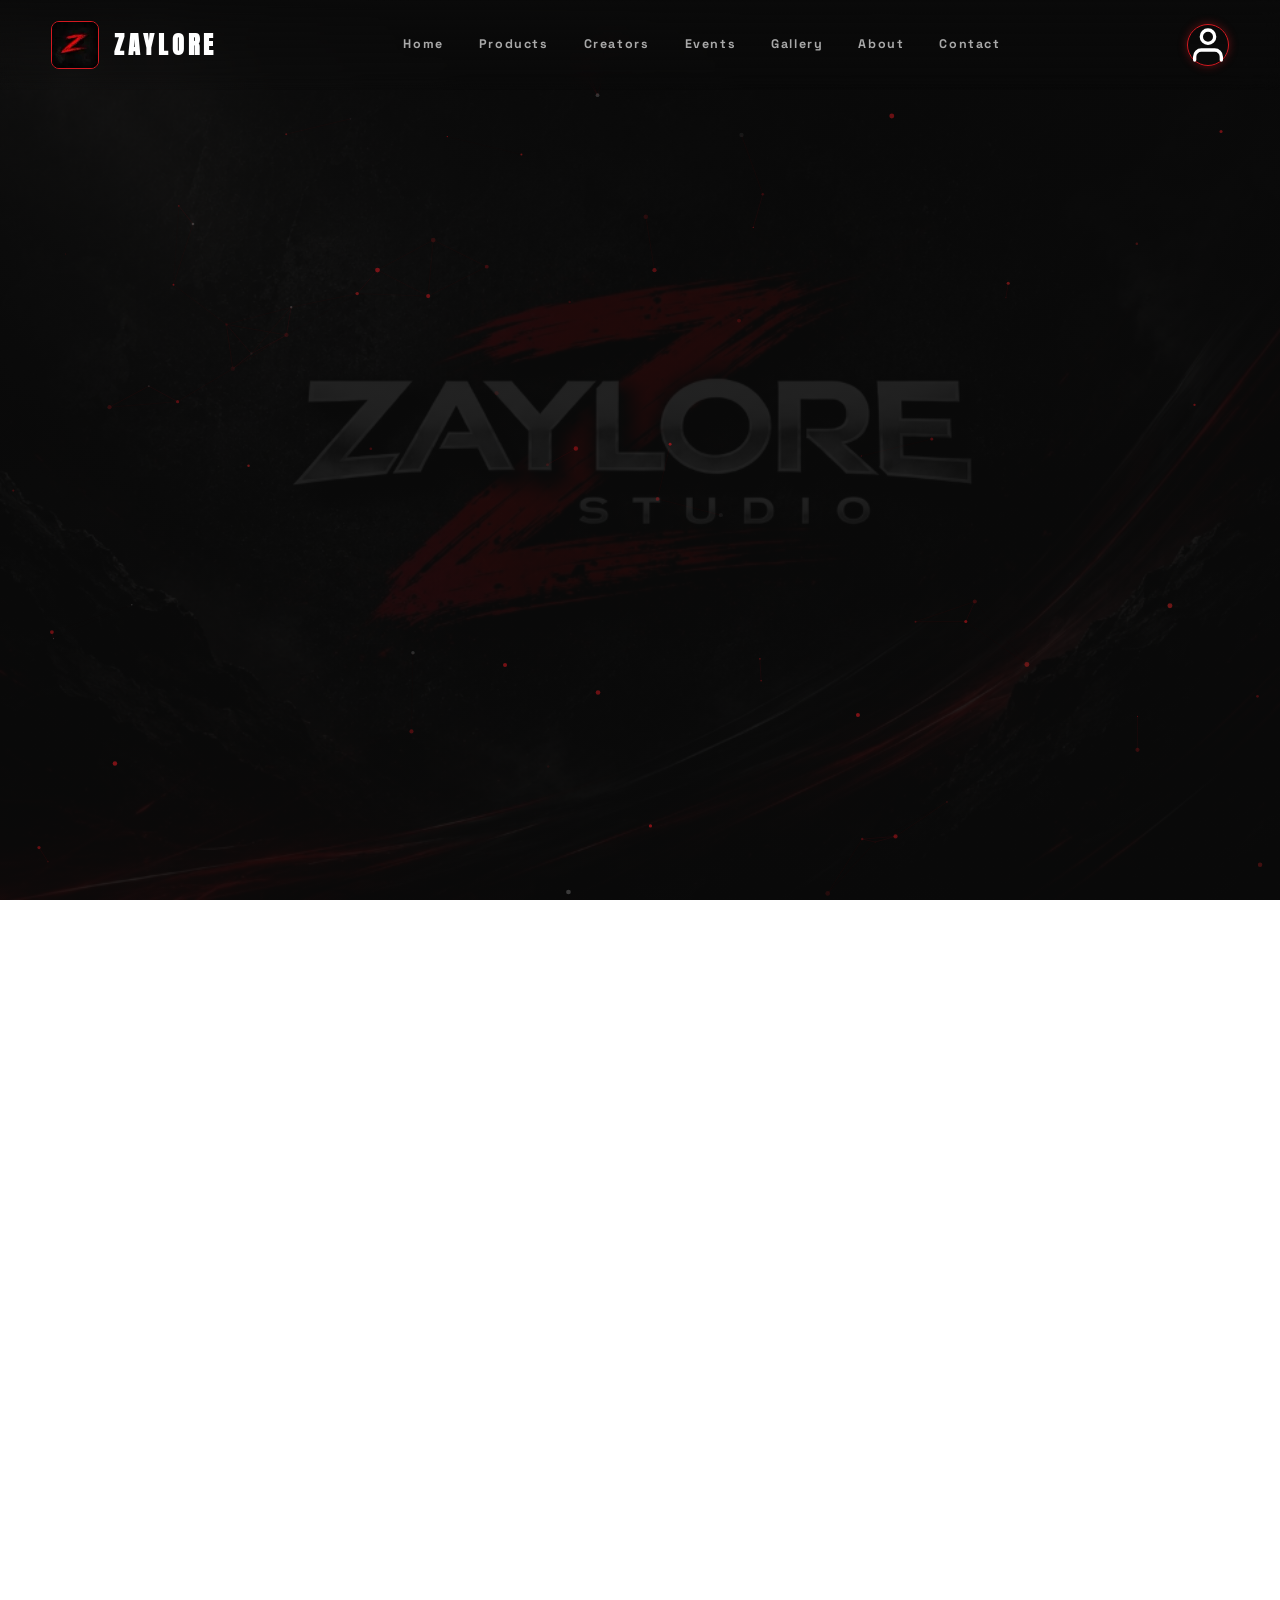
<file: gallery.html>
<!DOCTYPE html>
<html lang="en">

<head>
    <meta charset="UTF-8">
    <meta name="viewport" content="width=device-width, initial-scale=1.0, viewport-fit=cover">
    <title>Editorial Gallery | ZAYLORE Studio | Streetwear Lookbook</title>
    <meta name="description" content="Explore the editorial gallery of ZAYLORE Studio. Discover premium streetwear, aesthetic fashion photography, oversized clothing collections, and brand culture.">
    <meta name="keywords" content="Zaylore gallery, streetwear fashion, clothing brand visuals, Zaylore photography, premium apparel, oversized clothing visuals, aesthetic streetwear photos, streetwear lookbook, fashion lookbook India, motorcycle fashion photography">
    <meta name="author" content="PM Mohammed Waaiz">
    <meta name="robots" content="index, follow">
    <link rel="canonical" href="https://www.zaylorestudio.in/gallery">
    <link rel="icon" href="img/logo-icon-sm.webp" type="image/jpeg">

    <!-- Open Graph -->
    <meta property="og:type" content="website">
    <meta property="og:url" content="https://www.zaylorestudio.in/gallery">
    <meta property="og:title" content="Editorial Gallery | ZAYLORE Studio | Streetwear Lookbook">
    <meta property="og:description" content="Explore the editorial gallery of ZAYLORE Studio. Discover premium streetwear and brand culture photography.">
    <meta property="og:image" content="https://www.zaylorestudio.in/img/gallery-1.webp">
    <meta property="og:site_name" content="Zaylore Studio">

    <!-- Twitter -->
    <meta name="twitter:card" content="summary_large_image">
    <meta name="twitter:site" content="@zaylorestudio">
    <meta name="twitter:creator" content="@md_waaizz">
    <meta name="twitter:title" content="Editorial Gallery | ZAYLORE Studio | Streetwear Lookbook">
    <meta name="twitter:description" content="Explore the editorial gallery of ZAYLORE Studio. Discover premium streetwear and brand culture photography.">
    <meta name="twitter:image" content="https://www.zaylorestudio.in/img/gallery-1.webp">

    <!-- Breadcrumb Schema -->
    <script type="application/ld+json">
    {
      "@context": "https://schema.org",
      "@type": "BreadcrumbList",
      "itemListElement": [
        {
          "@type": "ListItem",
          "position": 1,
          "name": "Home",
          "item": "https://www.zaylorestudio.in/"
        },
        {
          "@type": "ListItem",
          "position": 2,
          "name": "Gallery",
          "item": "https://www.zaylorestudio.in/gallery"
        }
      ]
    }
    </script>

    <!-- ImageGallery Schema -->
    <script type="application/ld+json">
    {
      "@context": "https://schema.org",
      "@type": "ImageGallery",
      "name": "ZAYLORE Studio Streetwear Gallery",
      "description": "Visual portfolio of ZAYLORE Studio's premium streetwear collections, oversized clothing styles, and brand culture photography.",
      "url": "https://www.zaylorestudio.in/gallery",
      "provider": {
        "@type": "Organization",
        "name": "ZAYLORE Studio",
        "url": "https://www.zaylorestudio.in"
      }
    }
    </script>

    <link rel="preconnect" href="https://fonts.googleapis.com">
    <link rel="preconnect" href="https://fonts.gstatic.com" crossorigin>
    <link
        href="https://fonts.googleapis.com/css2?family=Anton&family=Inter:wght@300;400;500;600;700&family=Space+Grotesk:wght@400;500;600;700&display=swap"
        rel="stylesheet">
    <link rel="stylesheet" href="/styles.min.css?v=1.4.0">
    <style>
        /* ===== GALLERY PAGE STYLES ===== */
        .gallery-page {
            overflow-x: hidden;
        }



        /* --- Header --- */
        .gallery-header {
            position: relative;
            padding: 160px 40px 60px;
            text-align: center;
            z-index: 2;
        }

        .gallery-title {
            font-family: 'Anton', sans-serif;
            font-size: clamp(4rem, 8vw, 6rem);
            line-height: 1;
            color: #ffffff;
            margin-bottom: 16px;
            opacity: 0;
            transform: translateY(20px);
            animation: fadeUp 1s ease forwards;
            text-shadow:
                0 1px 0 #cccccc, 0 2px 0 #c9c9c9, 0 3px 0 #bbbbbb, 0 4px 0 #b9b9b9, 0 5px 0 #aaaaaa,
                0 6px 1px rgba(0, 0, 0, .1), 0 0 5px rgba(212, 25, 32, .2), 0 1px 3px rgba(212, 25, 32, .4),
                0 3px 5px rgba(212, 25, 32, .3), 0 5px 10px rgba(212, 25, 32, .3), 0 10px 10px rgba(212, 25, 32, .2),
                0 20px 20px rgba(212, 25, 32, .15);
        }

        .gallery-subtitle {
            font-family: 'Space Grotesk', sans-serif;
            font-size: 0.85rem;
            letter-spacing: 6px;
            color: #d41920;
            opacity: 0;
            transform: translateY(20px);
            animation: fadeUp 1s ease 0.3s forwards;
            text-shadow: 0 1px 0 #900, 0 2px 0 #700, 0 3px 0 #500, 0 4px 10px rgba(212, 25, 32, 0.4);
        }

        /* --- Gallery Grid --- */
        .gallery-container {
            max-width: 1400px;
            margin: 0 auto;
            padding: 20px 40px 100px;
            position: relative;
            z-index: 2;
        }

        .masonry-grid {
            display: grid;
            grid-template-columns: repeat(3, 1fr);
            gap: 30px;
        }

        .gallery-item {
            border-radius: 12px;
            overflow: hidden;
            position: relative;
            cursor: pointer;
            box-shadow: 0 10px 30px rgba(0, 0, 0, 0.5);
            border: 1px solid rgba(255, 255, 255, 0.05);
            opacity: 0;
            transform: translateY(30px);
        }

        .gallery-item img {
            width: 100%;
            height: 450px;
            object-fit: cover;
            display: block;
            border-radius: 12px;
            transition: transform 0.6s cubic-bezier(0.25, 1, 0.5, 1), filter 0.6s ease;
            filter: grayscale(40%) brightness(0.8);
            will-change: transform, filter;
        }

        .gallery-item:hover img {
            transform: scale(1.05);
            filter: grayscale(0%) brightness(1.1);
        }

        .gallery-item-overlay {
            position: absolute;
            inset: 0;
            background: linear-gradient(to top, rgba(10, 10, 10, 0.9) 0%, transparent 50%);
            opacity: 0;
            transition: opacity 0.4s ease;
            display: flex;
            align-items: flex-end;
            padding: 30px;
        }

        .gallery-item:hover .gallery-item-overlay {
            opacity: 1;
        }

        .gallery-item-text {
            font-family: 'Anton', sans-serif;
            font-size: 2rem;
            color: #fff;
            transform: translateY(15px);
            transition: transform 0.4s cubic-bezier(0.25, 1, 0.5, 1);
            letter-spacing: 2px;
            text-shadow: 0 1px 0 #999, 0 2px 0 #777, 0 3px 5px rgba(0, 0, 0, 0.8);
        }

        .gallery-item:hover .gallery-item-text {
            transform: translateY(0);
        }

        /* --- Footer --- */


        /* --- Reveal Animation --- */
        @keyframes fadeUp {
            to {
                opacity: 1;
                transform: translateY(0);
            }
        }

        .reveal.visible {
            animation: fadeUp 0.8s ease forwards;
        }

        /* --- Responsive --- */
        @media (max-width: 1024px) {
            .masonry-grid {
                grid-template-columns: repeat(2, 1fr);
            }
        }

        @media (max-width: 900px) {
            .gallery-header {
                padding: 120px 20px 40px;
            }

            .masonry-grid {
                grid-template-columns: 1fr;
            }

            .gallery-container {
                padding: 0 20px 60px;
            }

            .gallery-item img {
                filter: grayscale(0%) brightness(1);
            }

            .gallery-item-overlay {
                opacity: 1;
                background: linear-gradient(to top, rgba(10, 10, 10, 0.8) 0%, transparent 40%);
            }

            .gallery-item-text {
                transform: translateY(0);
                font-size: 1.5rem;
            }
        }
    </style>

    <!-- Complete SEO Schema.org Structured Data -->
    <script type="application/ld+json">
    {
      "@context": "https://schema.org",
      "@type": "ImageGallery",
      "name": "Zaylore Studio Streetwear Gallery",
      "description": "Visuals of premium streetwear, oversized t-shirts, and fashion photography from Zaylore Studio.",
      "url": "https://www.zaylorestudio.in/gallery",
      "author": {
        "@type": "Organization",
        "name": "Zaylore Studio"
      }
    }
    </script>
</head>

<body class="gallery-page">
    <!-- Particle canvas background -->
    <canvas id="particles-canvas"></canvas>

    <!-- Red glow overlays -->
    <div class="glow glow-1"></div>
    <div class="glow glow-2"></div>
    <div class="glow glow-3"></div>


    <!-- Navigation -->

    <!-- Navigation -->

    
    <!-- Navigation -->
    <nav id="main-nav">
        <div class="nav-container">
            <a href="/" class="nav-logo">
                <img src="img/logo-icon-sm.webp" alt="Zaylore Logo">
                <span class="logo-text">ZAYLORE</span>
            </a>

            <div class="nav-links" id="nav-links">
                <a href="/" class="nav-link">Home</a>
                <a href="products" class="nav-link">Products</a>
                <a href="creators" class="nav-link">Creators</a>
                <a href="events" class="nav-link">Events</a>
                <a href="gallery" class="nav-link active">Gallery</a>
                <a href="about" class="nav-link">About</a>
                <a href="contact" class="nav-link">Contact</a>
            </div>

            <div class="nav-right">
                <a href="account" class="nav-action mobile-visible" id="nav-profile-btn"  aria-label="Account">
                    <svg viewBox="0 0 24 24" fill="none" stroke="currentColor" stroke-width="2" stroke-linecap="round"
                        stroke-linejoin="round">
                        <path d="M20 21v-2a4 4 0 0 0-4-4H8a4 4 0 0 0-4 4v2"></path>
                        <circle cx="12" cy="7" r="4"></circle>
                    </svg>
                </a>
                <div class="hamburger" id="hamburger">
                    <span></span>
                    <span></span>
                    <span></span>
                </div>
            </div>
        </div>
    </nav>





    <!-- Header -->
    <header class="gallery-header">
        <h1 class="gallery-title">THE GALLERY</h1>
        <p class="gallery-subtitle">VISUALS FROM THE STREETS</p>
    </header>

    <!-- Gallery Grid -->
    <div class="gallery-container">
        <div class="masonry-grid">
            <!-- Image 1 -->
            <div class="gallery-item reveal">
                <img src="img/gallery-1.webp" alt="Zaylore Studio Look 1" loading="lazy">
                <div class="gallery-item-overlay">
                    <span class="gallery-item-text">STREET SYMPHONY</span>
                </div>
            </div>

            <!-- Image 2 -->
            <div class="gallery-item reveal" style="animation-delay: 0.1s;">
                <img src="img/gallery-2.webp" alt="Zaylore Studio Look 2" loading="lazy">
                <div class="gallery-item-overlay">
                    <span class="gallery-item-text">URBAN GRIT</span>
                </div>
            </div>

            <!-- Image 3 -->
            <div class="gallery-item reveal" style="animation-delay: 0.2s;">
                <img src="img/gallery-3.webp" alt="Zaylore Studio Look 3" loading="lazy">
                <div class="gallery-item-overlay">
                    <span class="gallery-item-text">MIDNIGHT HUSTLE</span>
                </div>
            </div>

            <!-- Image 4 -->
            <div class="gallery-item reveal" style="animation-delay: 0.3s;">
                <img src="img/gallery-4.webp" alt="Zaylore Studio Look 4" loading="lazy">
                <div class="gallery-item-overlay">
                    <span class="gallery-item-text">NEON SHADOWS</span>
                </div>
            </div>

            <!-- Image 5 (New) -->
            <div class="gallery-item reveal" style="animation-delay: 0.35s;">
                <img src="img/gallery-6.webp" alt="Zaylore Studio Look 6" loading="lazy">
                <div class="gallery-item-overlay">
                    <span class="gallery-item-text">THE SYNDICATE</span>
                </div>
            </div>

            <!-- Image 6 -->
            <div class="gallery-item reveal" style="animation-delay: 0.4s;">
                <img src="img/gallery-5.webp" alt="Zaylore Studio Look 5" loading="lazy">
                <div class="gallery-item-overlay">
                    <span class="gallery-item-text">ZAYLORE VANGUARD</span>
                </div>
            </div>
        </div>
    </div>



    
    <script>
        // Scroll-triggered reveal animations for gallery items
        document.addEventListener("DOMContentLoaded", () => {
            const revealEls = document.querySelectorAll('.reveal');
            const revealObserver = new IntersectionObserver((entries) => {
                entries.forEach(entry => {
                    if (entry.isIntersecting) {
                        entry.target.classList.add('visible');
                        revealObserver.unobserve(entry.target);
                    }
                });
            }, { threshold: 0.1 });
            revealEls.forEach(el => revealObserver.observe(el));
        });
    </script>

    
    <!-- ═══════════════════════════════════════════════ -->
    <!-- PRIMARY BRAND CTA SECTION                       -->
    <!-- ═══════════════════════════════════════════════ -->
    <section class="zs-cta-section reveal" id="primary-brand-cta">
        <div class="zs-cta-glow"></div>
        <div class="zs-cta-container">
            <div class="zs-cta-card">
                <span class="zs-cta-eyebrow">THE FIRST CHAPTER</span>
                <h2 class="zs-cta-title">BECOME PART OF <span>THE FIRST CHAPTER</span></h2>
                <p class="zs-cta-desc">ZAYLORE STUDIO is more than a clothing brand. It's a community built for creators, dreamers, builders, riders, and people who refuse ordinary. The first drop is approaching. The founding event is coming. The movement is growing. Your place starts here.</p>
                <div class="zs-cta-btn-group">
                    <button class="zs-btn-primary trigger-syndicate-modal">
                        <span>JOIN THE SYNDICATE</span>
                    </button>
                    <a href="events" class="zs-btn-secondary">
                        <span>RESERVE YOUR SPOT</span>
                    </a>
                </div>
            </div>
        </div>
    </section>

    <!-- Footer -->
    <footer id="main-footer">
        <!-- SEO Link Cloud (Muted & Elegant) -->
        <div class="footer-seo-links">
            <span class="seo-label">SHOP:</span>
            <a href="/products#oversized-t-shirts">Oversized T-Shirts</a>
            <a href="/products#graphic-tees">Graphic Tees</a>
            <a href="/products#premium-hoodies">Premium Hoodies</a>
            <a href="/products#baggy-jeans">Baggy Jeans</a>
            <a href="/products#cargo-pants">Cargo Pants</a>
            <a href="/products#streetwear-jackets">Streetwear Jackets</a>
            <a href="/products#leather-jackets">Leather Jackets</a>
            <a href="/products#denim-jackets">Denim Jackets</a>
            <a href="/products#urban-fashion">Urban Fashion</a>
            <a href="/products#luxury-streetwear">Luxury Streetwear</a>
        </div>
        <div class="footer-grid">
            <div class="footer-col-brand">
                <a href="/" class="footer-logo-wrap">
                    <img src="img/logo-icon-sm.webp" alt="Zaylore Studio" class="footer-logo-img">
                    <span class="footer-brand-name">ZAYLORE</span>
                </a>
                <p class="footer-desc">
                    BUILT DIFFERENT. Created for creators, dreamers, builders, and those who refuse ordinary.
                </p>
                <p class="footer-desc" style="font-size:0.7rem;color:#333;margin-top:8px;">Founded by PM Mohammed Waaiz · MW Zawion Digital Studio</p>
                <div class="footer-socials">
                    <a href="https://www.instagram.com/zaylorestudio" class="social-btn" aria-label="Instagram" target="_blank" rel="noopener">
                        <svg width="18" height="18" fill="currentColor" viewBox="0 0 24 24"><path d="M12 2.163c3.204 0 3.584.012 4.85.07 3.252.148 4.771 1.691 4.919 4.919.058 1.265.069 1.645.069 4.849 0 3.205-.012 3.584-.069 4.849-.149 3.225-1.664 4.771-4.919 4.919-1.266.058-1.644.07-4.85.07-3.204 0-3.584-.012-4.849-.07-3.26-.149-4.771-1.699-4.919-4.92-.058-1.265-.07-1.644-.07-4.849 0-3.204.013-3.583.07-4.849.149-3.227 1.664-4.771 4.919-4.919 1.266-.057 1.645-.069 4.849-.069zm0-2.163c-3.259 0-3.667.014-4.947.072-4.358.2-6.78 2.618-6.98 6.98-.059 1.281-.073 1.689-.073 4.948 0 3.259.014 3.668.072 4.948.2 4.358 2.618 6.78 6.98 6.98 1.281.058 1.689.072 4.948.072 3.259 0 3.668-.014 4.948-.072 4.354-.2 6.782-2.618 6.979-6.98.059-1.28.073-1.689.073-4.948 0-3.259-.014-3.667-.072-4.947-.196-4.354-2.617-6.78-6.979-6.98-1.281-.059-1.69-.073-4.949-.073zm0 5.838c-3.403 0-6.162 2.759-6.162 6.162s2.759 6.163 6.162 6.163 6.162-2.759 6.162-6.163c0-3.403-2.759-6.162-6.162-6.162zm0 10.162c-2.209 0-4-1.79-4-4 0-2.209 1.791-4 4-4s4 1.791 4 4c0 2.21-1.791 4-4 4zm6.406-11.845c-.796 0-1.441.645-1.441 1.44s.645 1.44 1.441 1.44c.795 0 1.439-.645 1.439-1.44s-.644-1.44-1.439-1.44z"/></svg>
                    </a>
                    <a href="#" class="social-btn" aria-label="Twitter">
                        <svg width="16" height="16" fill="currentColor" viewBox="0 0 24 24"><path d="M24 4.557c-.883.392-1.832.656-2.828.775 1.017-.609 1.798-1.574 2.165-2.724-.951.564-2.005.974-3.127 1.195-.897-.957-2.178-1.555-3.594-1.555-3.179 0-5.515 2.966-4.797 6.045-4.091-.205-7.719-2.165-10.148-5.144-1.29 2.213-.669 5.108 1.523 6.574-.806-.026-1.566-.247-2.229-.616-.054 2.281 1.581 4.415 3.949 4.89-.693.188-1.452.232-2.224.084.626 1.956 2.444 3.379 4.6 3.419-2.07 1.623-4.678 2.348-7.29 2.04 2.179 1.397 4.768 2.212 7.548 2.212 9.142 0 14.307-7.721 13.995-14.646.962-.695 1.797-1.562 2.457-2.549z"/></svg>
                    </a>
                    <a href="https://www.linkedin.com/in/mohd-waaiz/" class="social-btn" aria-label="LinkedIn" target="_blank" rel="noopener">
                        <svg width="16" height="16" fill="currentColor" viewBox="0 0 24 24"><path d="M4.98 3.5c0 1.381-1.11 2.5-2.48 2.5s-2.48-1.119-2.48-2.5c0-1.38 1.11-2.5 2.48-2.5s2.48 1.12 2.48 2.5zm.02 4.5h-5v16h5v-16zm7.982 0h-4.968v16h4.969v-8.399c0-4.67 6.029-5.052 6.029 0v8.399h4.988v-10.131c0-7.88-8.922-7.593-11.018-3.714v-2.155z"/></svg>
                    </a>
                </div>
            </div>

            <div class="footer-col">
                <h4 class="footer-col-title">Customer Care</h4>
                <ul class="footer-menu">
                    <li><a href="/products#customer-care" class="footer-menu-link">Shipping Information</a></li>
                    <li><a href="/products#customer-care" class="footer-menu-link">Returns Policy</a></li>
                    <li><a href="/products#help-and-payment" class="footer-menu-link">Contact Support</a></li>
                    <li><a href="/products#faqs" class="footer-menu-link">FAQs</a></li>
                </ul>
            </div>

            <div class="footer-col">
                <h4 class="footer-col-title">Contact</h4>
                <ul class="footer-menu">
                    <li><a href="mailto:hello@zaylorestudio.in" class="footer-menu-link">hello@zaylorestudio.in</a></li>
                    <li><a href="https://wa.me/918220111609" target="_blank" rel="noopener" class="footer-menu-link">+91 8220111609</a></li>
                </ul>
            </div>

            <div class="footer-col">
                <h4 class="footer-col-title">Brand</h4>
                <ul class="footer-menu">
                    <li><a href="/about" class="footer-menu-link">About ZAYLORE Studio</a></li>
                    <li><a href="/events" class="footer-menu-link">The Founding Event</a></li>
                    <li><a href="/#first-drop" class="footer-menu-link">The First Drop</a></li>
                    <li><a href="/#syndicate-signup" class="footer-menu-link">Join The Syndicate</a></li>
                </ul>
            </div>
        </div>

        <div class="footer-bottom">
            <p class="copyright">&copy; 2026 ZAYLORE STUDIO. All rights reserved.</p>
            <div class="footer-legal">
                <a href="privacy" class="legal-link">Privacy Policy</a>
                <a href="terms" class="legal-link">Terms of Service</a>
            </div>
        </div>
    </footer>


    <script>

    </script>
<script defer src="/js/auth-state.js"></script>
    <script defer src="/script.min.js?v=1.3.0"></script>
</body>

</html>
</file>
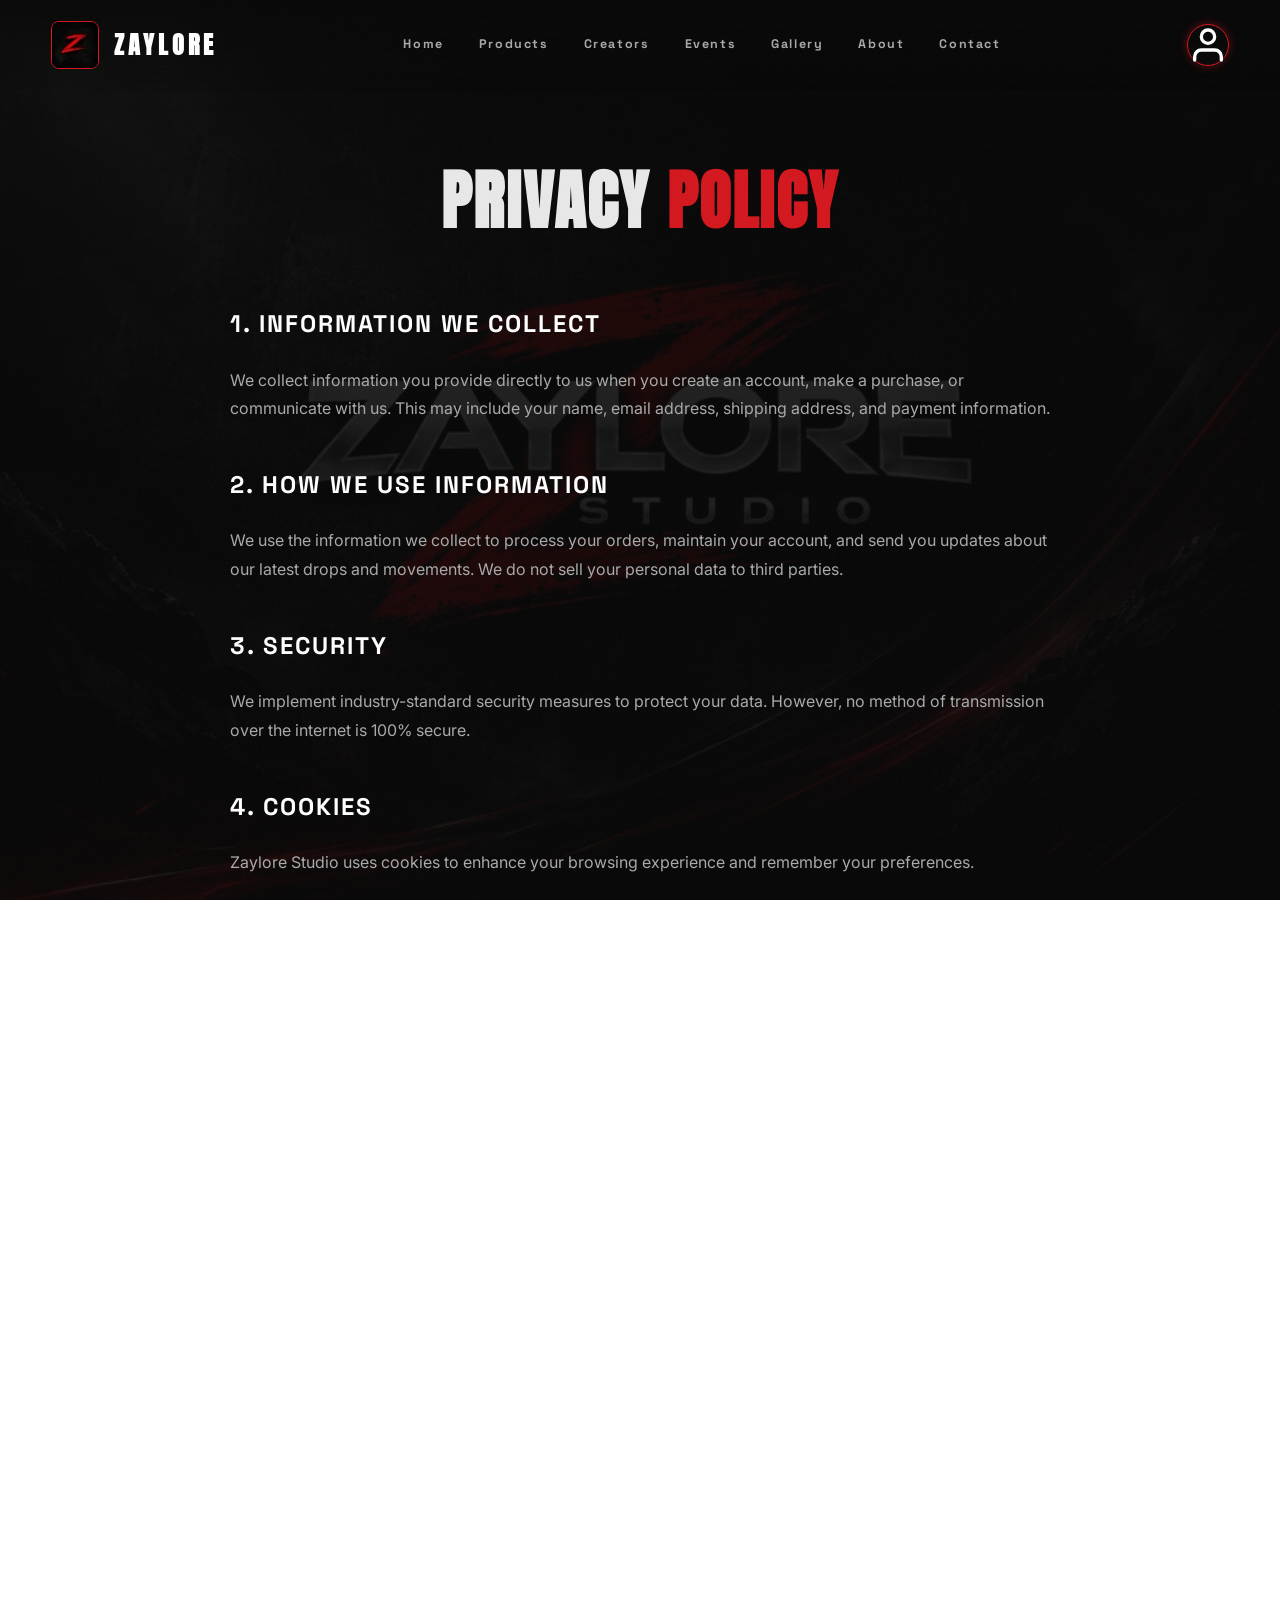
<file: privacy.html>
<!DOCTYPE html>
<html lang="en">

<head>
    <meta charset="UTF-8">
    <meta name="viewport" content="width=device-width, initial-scale=1.0, viewport-fit=cover">
    <title>Privacy Policy | ZAYLORE Studio | Streetwear Clothing Label</title>
    <meta name="description" content="Read ZAYLORE Studio's privacy policy. Learn how we handle your personal data and protect your privacy when shopping for premium streetwear.">
    <link rel="canonical" href="https://www.zaylorestudio.in/privacy">
    <link rel="icon" href="img/logo-icon-sm.webp" type="image/jpeg">

    <!-- Breadcrumb Schema -->
    <script type="application/ld+json">
    {
      "@context": "https://schema.org",
      "@type": "BreadcrumbList",
      "itemListElement": [
        {
          "@type": "ListItem",
          "position": 1,
          "name": "Home",
          "item": "https://www.zaylorestudio.in/"
        },
        {
          "@type": "ListItem",
          "position": 2,
          "name": "Privacy Policy",
          "item": "https://www.zaylorestudio.in/privacy"
        }
      ]
    }
    </script>
    <link rel="preconnect" href="https://fonts.googleapis.com">
    <link rel="preconnect" href="https://fonts.gstatic.com" crossorigin>
    <link
        href="https://fonts.googleapis.com/css2?family=Anton&family=Inter:wght@300;400;500;600;700&family=Space+Grotesk:wght@400;500;600;700&display=swap"
        rel="stylesheet">
    <link rel="stylesheet" href="/styles.min.css?v=1.4.0">
    <style>
        .legal-container {
            max-width: 900px;
            margin: 150px auto 100px;
            padding: 0 40px;
        }

        .legal-title {
            font-family: 'Anton', sans-serif;
            font-size: 4rem;
            letter-spacing: 2px;
            text-transform: uppercase;
            margin-bottom: 50px;
            text-align: center;
        }

        .legal-title span {
            color: #d41920;
        }

        .legal-content {
            font-family: 'Inter', sans-serif;
            line-height: 1.8;
            color: #aaa;
        }

        .legal-section {
            margin-bottom: 40px;
        }

        .legal-section h2 {
            font-family: 'Space Grotesk', sans-serif;
            color: #fff;
            font-size: 1.5rem;
            margin-bottom: 20px;
            text-transform: uppercase;
            letter-spacing: 2px;
        }

        .legal-section p {
            margin-bottom: 15px;
        }
    </style>
</head>

<body class="dark-theme">
    <!-- Navbar -->

    <!-- Navigation -->

    
    <!-- Navigation -->
    <nav id="main-nav">
        <div class="nav-container">
            <a href="/" class="nav-logo">
                <img src="img/logo-icon-sm.webp" alt="Zaylore Logo">
                <span class="logo-text">ZAYLORE</span>
            </a>

            <div class="nav-links" id="nav-links">
                <a href="/" class="nav-link">Home</a>
                <a href="products" class="nav-link">Products</a>
                <a href="creators" class="nav-link">Creators</a>
                <a href="events" class="nav-link">Events</a>
                <a href="gallery" class="nav-link">Gallery</a>
                <a href="about" class="nav-link">About</a>
                <a href="contact" class="nav-link">Contact</a>
            </div>

            <div class="nav-right">
                <a href="account" class="nav-action mobile-visible" id="nav-profile-btn"  aria-label="Account">
                    <svg viewBox="0 0 24 24" fill="none" stroke="currentColor" stroke-width="2" stroke-linecap="round"
                        stroke-linejoin="round">
                        <path d="M20 21v-2a4 4 0 0 0-4-4H8a4 4 0 0 0-4 4v2"></path>
                        <circle cx="12" cy="7" r="4"></circle>
                    </svg>
                </a>
                <div class="hamburger" id="hamburger">
                    <span></span>
                    <span></span>
                    <span></span>
                </div>
            </div>
        </div>
    </nav>




    <main class="legal-container">
        <h1 class="legal-title">PRIVACY <span>POLICY</span></h1>

        <div class="legal-content">
            <div class="legal-section">
                <h2>1. Information We Collect</h2>
                <p>We collect information you provide directly to us when you create an account, make a purchase, or
                    communicate with us. This may include your name, email address, shipping address, and payment
                    information.</p>
            </div>

            <div class="legal-section">
                <h2>2. How We Use Information</h2>
                <p>We use the information we collect to process your orders, maintain your account, and send you updates
                    about our latest drops and movements. We do not sell your personal data to third parties.</p>
            </div>

            <div class="legal-section">
                <h2>3. Security</h2>
                <p>We implement industry-standard security measures to protect your data. However, no method of
                    transmission over the internet is 100% secure.</p>
            </div>

            <div class="legal-section">
                <h2>4. Cookies</h2>
                <p>Zaylore Studio uses cookies to enhance your browsing experience and remember your preferences.</p>
            </div>
        </div>
    </main>

    

    <!-- Footer -->
    
    <footer id="main-footer">
        <!-- SEO Link Cloud (Muted & Elegant) -->
        <div class="footer-seo-links">
            <span class="seo-label">SHOP:</span>
            <a href="/products#oversized-t-shirts">Oversized T-Shirts</a>
            <a href="/products#graphic-tees">Graphic Tees</a>
            <a href="/products#premium-hoodies">Premium Hoodies</a>
            <a href="/products#baggy-jeans">Baggy Jeans</a>
            <a href="/products#cargo-pants">Cargo Pants</a>
            <a href="/products#streetwear-jackets">Streetwear Jackets</a>
            <a href="/products#leather-jackets">Leather Jackets</a>
            <a href="/products#denim-jackets">Denim Jackets</a>
            <a href="/products#urban-fashion">Urban Fashion</a>
            <a href="/products#luxury-streetwear">Luxury Streetwear</a>
        </div>
        <div class="footer-grid">
            <div class="footer-col-brand">
                <a href="/" class="footer-logo-wrap">
                    <img src="img/logo-icon-sm.webp" alt="Zaylore Studio" class="footer-logo-img">
                    <span class="footer-brand-name">ZAYLORE</span>
                </a>
                <p class="footer-desc">
                    BUILT DIFFERENT. Created for creators, dreamers, builders, and those who refuse ordinary.
                </p>
                <p class="footer-desc" style="font-size:0.7rem;color:#333;margin-top:8px;">Founded by PM Mohammed Waaiz · MW Zawion Digital Studio</p>
                <div class="footer-socials">
                    <a href="https://www.instagram.com/zaylorestudio" class="social-btn" aria-label="Instagram" target="_blank" rel="noopener">
                        <svg width="18" height="18" fill="currentColor" viewBox="0 0 24 24"><path d="M12 2.163c3.204 0 3.584.012 4.85.07 3.252.148 4.771 1.691 4.919 4.919.058 1.265.069 1.645.069 4.849 0 3.205-.012 3.584-.069 4.849-.149 3.225-1.664 4.771-4.919 4.919-1.266.058-1.644.07-4.85.07-3.204 0-3.584-.012-4.849-.07-3.26-.149-4.771-1.699-4.919-4.92-.058-1.265-.07-1.644-.07-4.849 0-3.204.013-3.583.07-4.849.149-3.227 1.664-4.771 4.919-4.919 1.266-.057 1.645-.069 4.849-.069zm0-2.163c-3.259 0-3.667.014-4.947.072-4.358.2-6.78 2.618-6.98 6.98-.059 1.281-.073 1.689-.073 4.948 0 3.259.014 3.668.072 4.948.2 4.358 2.618 6.78 6.98 6.98 1.281.058 1.689.072 4.948.072 3.259 0 3.668-.014 4.948-.072 4.354-.2 6.782-2.618 6.979-6.98.059-1.28.073-1.689.073-4.948 0-3.259-.014-3.667-.072-4.947-.196-4.354-2.617-6.78-6.979-6.98-1.281-.059-1.69-.073-4.949-.073zm0 5.838c-3.403 0-6.162 2.759-6.162 6.162s2.759 6.163 6.162 6.163 6.162-2.759 6.162-6.163c0-3.403-2.759-6.162-6.162-6.162zm0 10.162c-2.209 0-4-1.79-4-4 0-2.209 1.791-4 4-4s4 1.791 4 4c0 2.21-1.791 4-4 4zm6.406-11.845c-.796 0-1.441.645-1.441 1.44s.645 1.44 1.441 1.44c.795 0 1.439-.645 1.439-1.44s-.644-1.44-1.439-1.44z"/></svg>
                    </a>
                    <a href="#" class="social-btn" aria-label="Twitter">
                        <svg width="16" height="16" fill="currentColor" viewBox="0 0 24 24"><path d="M24 4.557c-.883.392-1.832.656-2.828.775 1.017-.609 1.798-1.574 2.165-2.724-.951.564-2.005.974-3.127 1.195-.897-.957-2.178-1.555-3.594-1.555-3.179 0-5.515 2.966-4.797 6.045-4.091-.205-7.719-2.165-10.148-5.144-1.29 2.213-.669 5.108 1.523 6.574-.806-.026-1.566-.247-2.229-.616-.054 2.281 1.581 4.415 3.949 4.89-.693.188-1.452.232-2.224.084.626 1.956 2.444 3.379 4.6 3.419-2.07 1.623-4.678 2.348-7.29 2.04 2.179 1.397 4.768 2.212 7.548 2.212 9.142 0 14.307-7.721 13.995-14.646.962-.695 1.797-1.562 2.457-2.549z"/></svg>
                    </a>
                    <a href="https://www.linkedin.com/in/mohd-waaiz/" class="social-btn" aria-label="LinkedIn" target="_blank" rel="noopener">
                        <svg width="16" height="16" fill="currentColor" viewBox="0 0 24 24"><path d="M4.98 3.5c0 1.381-1.11 2.5-2.48 2.5s-2.48-1.119-2.48-2.5c0-1.38 1.11-2.5 2.48-2.5s2.48 1.12 2.48 2.5zm.02 4.5h-5v16h5v-16zm7.982 0h-4.968v16h4.969v-8.399c0-4.67 6.029-5.052 6.029 0v8.399h4.988v-10.131c0-7.88-8.922-7.593-11.018-3.714v-2.155z"/></svg>
                    </a>
                </div>
            </div>

            <div class="footer-col">
                <h4 class="footer-col-title">Customer Care</h4>
                <ul class="footer-menu">
                    <li><a href="/products#customer-care" class="footer-menu-link">Shipping Information</a></li>
                    <li><a href="/products#customer-care" class="footer-menu-link">Returns Policy</a></li>
                    <li><a href="/products#help-and-payment" class="footer-menu-link">Contact Support</a></li>
                    <li><a href="/products#faqs" class="footer-menu-link">FAQs</a></li>
                </ul>
            </div>

            <div class="footer-col">
                <h4 class="footer-col-title">Contact</h4>
                <ul class="footer-menu">
                    <li><a href="mailto:hello@zaylorestudio.in" class="footer-menu-link">hello@zaylorestudio.in</a></li>
                    <li><a href="https://wa.me/918220111609" target="_blank" rel="noopener" class="footer-menu-link">+91 8220111609</a></li>
                </ul>
            </div>

            <div class="footer-col">
                <h4 class="footer-col-title">Brand</h4>
                <ul class="footer-menu">
                    <li><a href="/about" class="footer-menu-link">About ZAYLORE Studio</a></li>
                    <li><a href="/events" class="footer-menu-link">The Founding Event</a></li>
                    <li><a href="/#first-drop" class="footer-menu-link">The First Drop</a></li>
                    <li><a href="/#syndicate-signup" class="footer-menu-link">Join The Syndicate</a></li>
                </ul>
            </div>
        </div>

        <div class="footer-bottom">
            <p class="copyright">&copy; 2026 ZAYLORE STUDIO. All rights reserved.</p>
            <div class="footer-legal">
                <a href="privacy" class="legal-link">Privacy Policy</a>
                <a href="terms" class="legal-link">Terms of Service</a>
            </div>
        </div>
    </footer>

    <div class="grain"></div>
    <script defer src="/assets/ui.min.js?v=1.1.0"></script>


<script defer src="/js/auth-state.js"></script>
<script defer src="/script.min.js?v=1.3.0"></script>
</body>

</html>
</file>
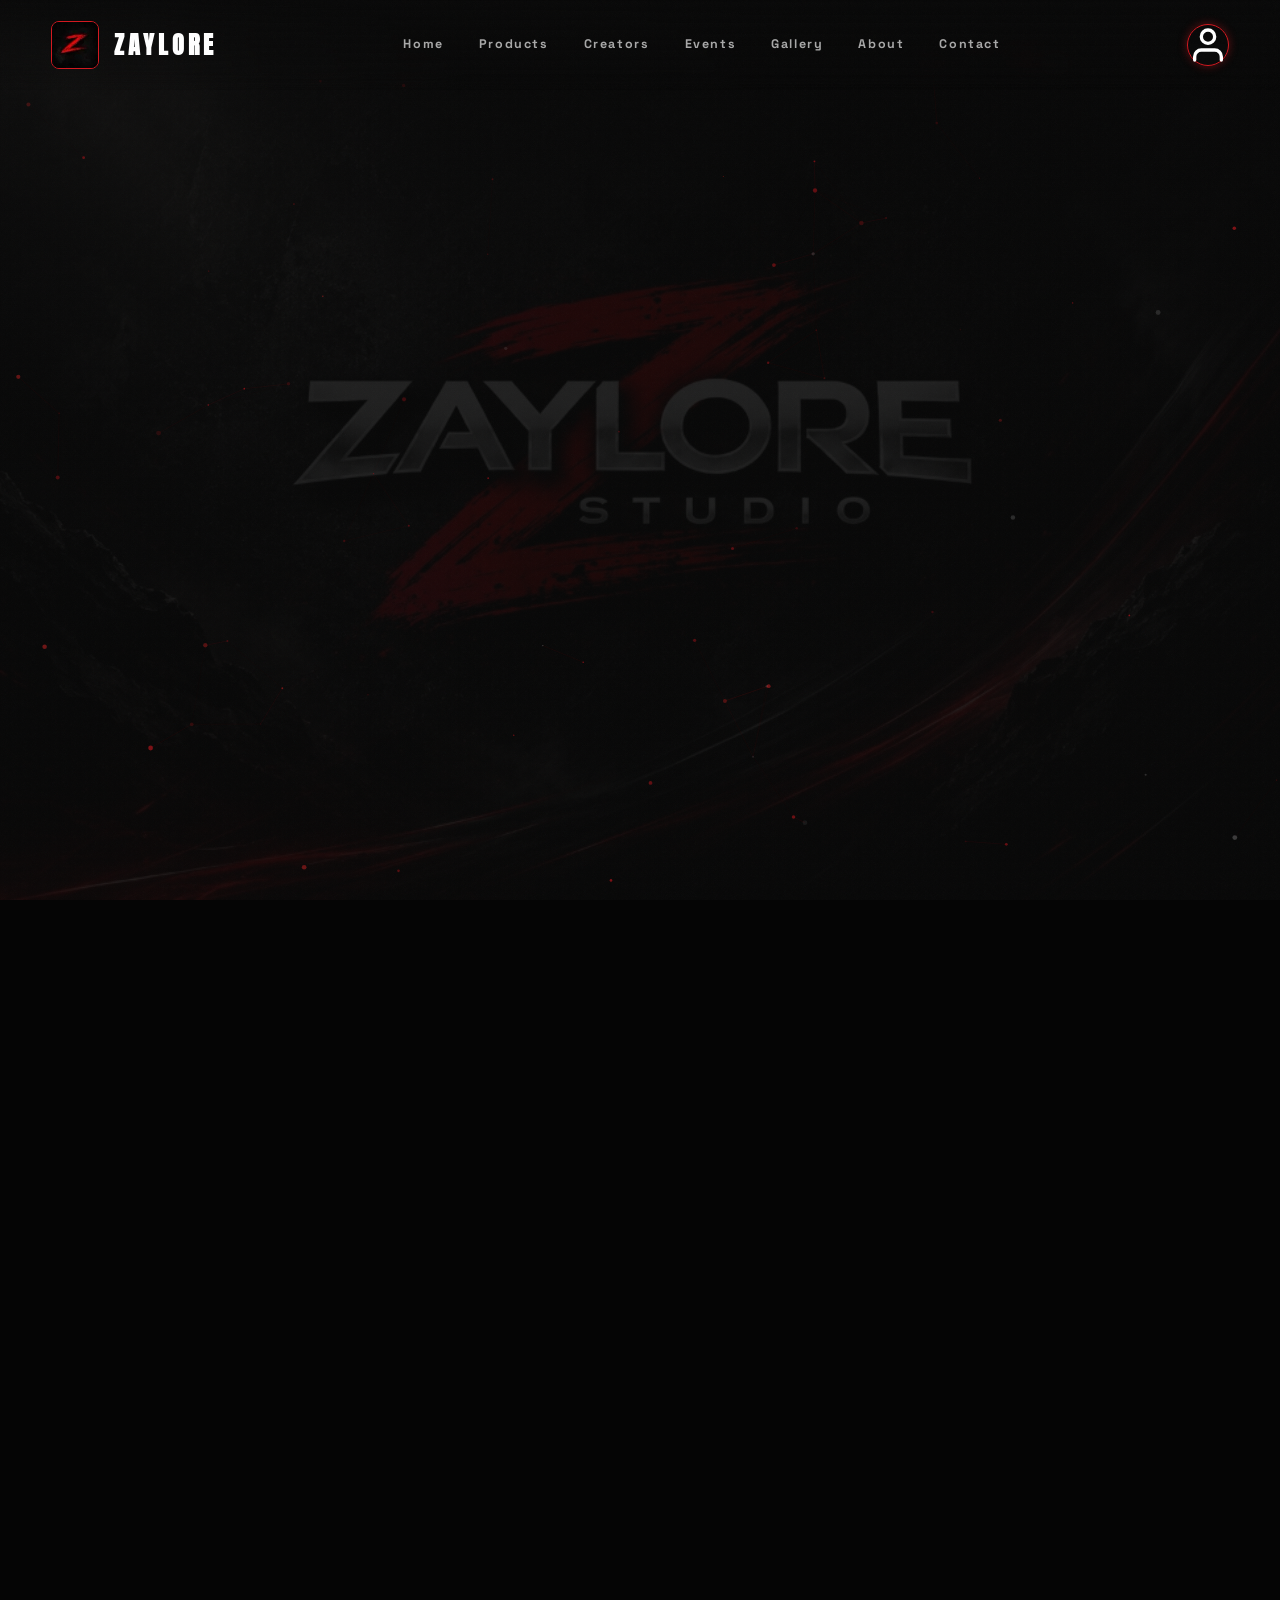
<file: products.html>
<!DOCTYPE html>
<html lang="en">

<head>
    <meta charset="UTF-8">
    <meta name="viewport" content="width=device-width, initial-scale=1.0, viewport-fit=cover">
    <title>Collections | ZAYLORE Studio | Premium Streetwear Clothing India</title>
    <meta name="description" content="Explore ZAYLORE Studio's classified collections featuring premium oversized t-shirts, streetwear hoodies, cargo pants, baggy denim, and luxury leather jackets.">
    <meta name="keywords" content="oversized streetwear, premium streetwear, drop countdown, clothing drop, oversized hoodie, baggy jeans, Zaylore products, premium streetwear clothing, luxury fashion apparel, urban fashion wear, contemporary clothing, graphic tees, cargo pants, leather jackets, denim jackets">
    <link rel="icon" href="img/logo-icon-sm.webp" type="image/jpeg">
    <link rel="canonical" href="https://www.zaylorestudio.in/products">

    <!-- Open Graph -->
    <meta property="og:type" content="website">
    <meta property="og:url" content="https://www.zaylorestudio.in/products">
    <meta property="og:title" content="Collections | ZAYLORE Studio | Premium Streetwear Clothing India">
    <meta property="og:description" content="Explore ZAYLORE Studio's classified collections featuring premium oversized t-shirts, streetwear hoodies, cargo pants, baggy denim, and luxury leather jackets.">
    <meta property="og:image" content="https://www.zaylorestudio.in/img/hero-bg.webp">
    <meta property="og:site_name" content="Zaylore Studio">

    <!-- Twitter -->
    <meta name="twitter:card" content="summary_large_image">
    <meta name="twitter:site" content="@zaylorestudio">
    <meta name="twitter:creator" content="@md_waaizz">
    <meta name="twitter:title" content="Collections | ZAYLORE Studio | Premium Streetwear Clothing India">
    <meta name="twitter:description" content="Explore ZAYLORE Studio's classified collections featuring premium oversized t-shirts, streetwear hoodies, cargo pants, baggy denim, and luxury leather jackets.">
    <meta name="twitter:image" content="https://www.zaylorestudio.in/img/hero-bg.webp">

    <!-- Breadcrumb Schema -->
    <script type="application/ld+json">
    {
      "@context": "https://schema.org",
      "@type": "BreadcrumbList",
      "itemListElement": [
        {
          "@type": "ListItem",
          "position": 1,
          "name": "Home",
          "item": "https://www.zaylorestudio.in/"
        },
        {
          "@type": "ListItem",
          "position": 2,
          "name": "Collections",
          "item": "https://www.zaylorestudio.in/products"
        }
      ]
    }
    </script>

    <!-- Product Collection Schema -->
    <script type="application/ld+json">
    {
      "@context": "https://schema.org",
      "@type": "ItemList",
      "name": "ZAYLORE Studio Upcoming Collections",
      "description": "Witness the upcoming premium silhouettes. Releasing August 23rd.",
      "url": "https://www.zaylorestudio.in/products",
      "numberOfItems": 12,
      "itemListElement": [
        {
          "@type": "ListItem",
          "position": 1,
          "name": "Oversized Tee 01",
          "description": "Unlock official premium oversized silhouette t-shirt on August 23rd."
        },
        {
          "@type": "ListItem",
          "position": 2,
          "name": "Oversized Tee 02",
          "description": "Official drop custom fit luxury graphic tee."
        },
        {
          "@type": "ListItem",
          "position": 3,
          "name": "Oversized Tee 03",
          "description": "Official drop high-density print oversized tee."
        },
        {
          "@type": "ListItem",
          "position": 4,
          "name": "Streetwear Hoodie 01",
          "description": "Ultra heavyweight custom fit luxury streetwear hoodie."
        },
        {
          "@type": "ListItem",
          "position": 5,
          "name": "Streetwear Hoodie 02",
          "description": "Double lined hood luxury oversized streetwear hoodie."
        },
        {
          "@type": "ListItem",
          "position": 6,
          "name": "Baggy Denim 01",
          "description": "Heavyweight premium streetwear baggy jeans."
        },
        {
          "@type": "ListItem",
          "position": 7,
          "name": "Baggy Denim 02",
          "description": "Washed black luxury streetwear baggy denim jeans."
        },
        {
          "@type": "ListItem",
          "position": 8,
          "name": "Cargo Pants 01",
          "description": "Multi-pocket luxury utility cargo pants."
        },
        {
          "@type": "ListItem",
          "position": 9,
          "name": "Cargo Pants 02",
          "description": "Adjustable cuffs urban streetwear cargo pants."
        },
        {
          "@type": "ListItem",
          "position": 10,
          "name": "Denim Jacket 01",
          "description": "Heavy luxury washed denim streetwear jacket."
        },
        {
          "@type": "ListItem",
          "position": 11,
          "name": "Leather Jacket 01",
          "description": "Premium luxury cowhide leather jacket."
        },
        {
          "@type": "ListItem",
          "position": 12,
          "name": "Leather Jacket 02",
          "description": "Distressed style luxury streetwear leather jacket."
        }
      ]
    }
    </script>

    <link rel="preconnect" href="https://fonts.googleapis.com">
    <link rel="preconnect" href="https://fonts.gstatic.com" crossorigin>
    <link rel="preload" href="https://fonts.googleapis.com/css2?family=Anton&family=Inter:wght@300;400;500;600;700&family=Space+Grotesk:wght@400;500;600;700&display=swap" as="style" onload="this.onload=null;this.rel='stylesheet'">
    <noscript><link rel="stylesheet" href="https://fonts.googleapis.com/css2?family=Anton&family=Inter:wght@300;400;500;600;700&family=Space+Grotesk:wght@400;500;600;700&display=swap"></noscript>
    <link rel="stylesheet" href="/styles.min.css?v=1.4.0">

    <style>
        /* ===== PRODUCTS SHOP OVERHAUL STYLES ===== */
        :root {
            --bg-dark: #050505;
            --accent: #d41920;
            --accent-bright: #ff1a1a;
            --accent-glow: rgba(212, 25, 32, 0.25);
            --text-light: #ffffff;
            --text-muted: #888888;
            --border-color: rgba(255, 255, 255, 0.05);
            --card-bg: rgba(10, 10, 10, 0.6);
            --ff-display: 'Anton', sans-serif;
            --ff-ui: 'Space Grotesk', sans-serif;
            --ff-body: 'Inter', sans-serif;
        }

        .shop-page {
            min-height: 100vh;
            background-color: var(--bg-dark);
            padding: 120px 0 80px;
            position: relative;
            overflow-x: hidden;
        }

        /* --- Countdown Banner (Section 1) --- */
        .prelaunch-countdown-banner {
            width: 100vw;
            margin-left: calc(-50vw + 50%);
            background: linear-gradient(180deg, rgba(15, 15, 15, 0.8), rgba(5, 5, 5, 0.95));
            border-bottom: 1px solid var(--border-color);
            padding: 80px 24px 70px;
            text-align: center;
            position: relative;
            display: flex;
            flex-direction: column;
            align-items: center;
            justify-content: center;
            z-index: 10;
        }

        .countdown-banner-inner {
            max-width: 1000px;
            width: 100%;
            display: flex;
            flex-direction: column;
            align-items: center;
            gap: 24px;
        }

        .banner-eyebrow {
            font-family: var(--ff-ui);
            font-size: 0.8rem;
            color: var(--accent);
            letter-spacing: 6px;
            text-transform: uppercase;
            font-weight: 700;
        }

        .banner-timer {
            display: flex;
            gap: 20px;
            align-items: center;
            justify-content: center;
            margin: 15px 0;
        }

        .cd-item {
            display: flex;
            flex-direction: column;
            align-items: center;
            min-width: 100px;
        }

        .cd-number {
            font-family: var(--ff-display);
            font-size: clamp(3rem, 8vw, 6rem);
            color: #fff;
            line-height: 1;
            text-shadow: 0 0 30px rgba(255, 255, 255, 0.08);
        }

        .cd-label {
            font-family: var(--ff-ui);
            font-size: 0.7rem;
            color: var(--text-muted);
            letter-spacing: 3px;
            margin-top: 8px;
            text-transform: uppercase;
        }

        .cd-sep {
            font-family: var(--ff-display);
            font-size: clamp(2.5rem, 6vw, 4.5rem);
            color: var(--accent);
            line-height: 1;
            margin-bottom: 20px;
            text-shadow: 0 0 15px var(--accent-glow);
            animation: pulse 1.5s infinite;
        }

        .banner-title {
            font-family: var(--ff-ui);
            font-size: 0.9rem;
            color: #eee;
            letter-spacing: 4px;
            text-transform: uppercase;
            font-weight: 600;
            border-top: 1px solid rgba(255, 255, 255, 0.08);
            padding-top: 20px;
            width: 100%;
            max-width: 600px;
        }

        .banner-glow-line {
            position: absolute;
            bottom: 0;
            left: 0;
            width: 100%;
            height: 2px;
            background: linear-gradient(90deg, transparent, var(--accent), transparent);
            box-shadow: 0 0 15px var(--accent);
        }

        /* --- Locked Collection Section (Section 2) --- */
        .locked-collection-section {
            max-width: 1400px;
            margin: 80px auto 0;
            padding: 0 4%;
            z-index: 2;
            position: relative;
        }

        .section-header {
            text-align: center;
            max-width: 800px;
            margin: 0 auto 50px;
        }

        .section-eyebrow {
            font-family: var(--ff-ui);
            font-size: 0.72rem;
            color: var(--accent);
            letter-spacing: 5px;
            text-transform: uppercase;
            font-weight: 700;
            display: block;
            margin-bottom: 12px;
        }

        .section-title {
            font-family: var(--ff-display);
            font-size: clamp(2.2rem, 5vw, 4rem);
            color: #fff;
            line-height: 1;
            text-transform: uppercase;
            margin-bottom: 15px;
        }

        .section-desc {
            font-family: var(--ff-body);
            font-size: 0.95rem;
            color: var(--text-muted);
            line-height: 1.6;
        }

        .products-grid {
            display: grid;
            grid-template-columns: repeat(auto-fill, minmax(280px, 1fr));
            gap: 30px;
        }

        .product-card {
            background: rgba(10, 10, 10, 0.6);
            border: 1px solid rgba(255, 255, 255, 0.03);
            border-radius: 12px;
            overflow: hidden;
            display: flex;
            flex-direction: column;
            justify-content: space-between;
            transition: all 0.4s cubic-bezier(0.23, 1, 0.32, 1);
            position: relative;
            box-shadow: 0 15px 35px rgba(0, 0, 0, 0.4);
            backdrop-filter: blur(10px);
            -webkit-backdrop-filter: blur(10px);
        }

        .product-card:hover {
            border-color: rgba(212, 25, 32, 0.2);
            box-shadow: 0 25px 50px rgba(0, 0, 0, 0.7), 0 0 25px rgba(212, 25, 32, 0.03);
            transform: translateY(-5px);
        }

        .product-media-wrap {
            aspect-ratio: 1;
            width: 100%;
            background-color: #080808;
            position: relative;
            overflow: hidden;
            border-bottom: 1px solid rgba(255, 255, 255, 0.02);
        }

        .product-media-wrap img {
            width: 100%;
            height: 100%;
            object-fit: cover;
            display: block;
            filter: blur(25px) brightness(0.35) contrast(1.1);
            transition: filter 0.6s cubic-bezier(0.23, 1, 0.32, 1), transform 0.8s cubic-bezier(0.23, 1, 0.32, 1);
        }

        .product-card:hover .product-media-wrap img {
            filter: blur(12px) brightness(0.4) contrast(1.15);
            transform: scale(1.05);
        }

        /* Lock Overlay styles */
        .product-lock-overlay {
            position: absolute;
            inset: 0;
            display: flex;
            flex-direction: column;
            align-items: center;
            justify-content: center;
            gap: 16px;
            z-index: 3;
            pointer-events: none;
            background: radial-gradient(circle, rgba(0,0,0,0.2) 0%, rgba(0,0,0,0.6) 80%);
        }

        .lock-circle {
            width: 54px;
            height: 54px;
            border-radius: 50%;
            background: rgba(8, 8, 8, 0.95);
            border: 1.5px solid rgba(255, 255, 255, 0.08);
            color: #ccc;
            display: flex;
            align-items: center;
            justify-content: center;
            box-shadow: 0 8px 20px rgba(0,0,0,0.6);
            transition: all 0.4s cubic-bezier(0.175, 0.885, 0.32, 1.275);
        }

        .lock-circle svg {
            width: 20px;
            height: 20px;
        }

        .product-card:hover .lock-circle {
            transform: scale(1.1) rotate(6deg);
            border-color: var(--accent);
            color: var(--accent-bright);
            box-shadow: 0 0 20px var(--accent-glow);
        }

        .lock-label {
            font-family: var(--ff-ui);
            font-size: 0.72rem;
            color: #eee;
            letter-spacing: 4px;
            text-transform: uppercase;
            font-weight: 700;
            text-shadow: 0 4px 8px rgba(0,0,0,0.9);
        }

        .product-info-wrap {
            padding: 24px;
            text-align: center;
            background: rgba(5, 5, 5, 0.3);
        }

        .product-card-title {
            font-family: var(--ff-ui);
            font-size: 0.95rem;
            font-weight: 700;
            color: #fff;
            margin-bottom: 6px;
            letter-spacing: 0.5px;
        }

        .product-card-subtitle {
            font-family: var(--ff-ui);
            font-size: 0.72rem;
            color: var(--accent);
            font-weight: 700;
            letter-spacing: 2px;
            text-transform: uppercase;
        }

        /* --- Zaylore Lookbook Gallery (Section 3) --- */
        .lookbook-gallery-section {
            max-width: 1400px;
            margin: 120px auto 0;
            padding: 0 4%;
            position: relative;
            z-index: 2;
        }

        .lookbook-masonry {
            display: grid;
            grid-template-columns: repeat(auto-fill, minmax(320px, 1fr));
            grid-auto-rows: 300px;
            gap: 24px;
        }

        .lookbook-item {
            position: relative;
            overflow: hidden;
            border-radius: 12px;
            border: 1px solid rgba(255, 255, 255, 0.03);
            box-shadow: 0 15px 40px rgba(0, 0, 0, 0.5);
            background-color: #080808;
            cursor: pointer;
        }

        .lookbook-item img {
            width: 100%;
            height: 100%;
            object-fit: cover;
            display: block;
            filter: grayscale(10%) contrast(1.05);
            transition: transform 0.8s cubic-bezier(0.23, 1, 0.32, 1), filter 0.5s ease;
        }

        .lookbook-item:hover img {
            transform: scale(1.04);
            filter: grayscale(0%) contrast(1.15);
        }

        .lookbook-overlay {
            position: absolute;
            inset: 0;
            background: linear-gradient(180deg, transparent 40%, rgba(5, 5, 5, 0.9) 100%);
            display: flex;
            flex-direction: column;
            justify-content: flex-end;
            padding: 24px;
            opacity: 0.8;
            transition: opacity 0.4s ease;
        }

        .lookbook-item:hover .lookbook-overlay {
            opacity: 1;
        }

        .lookbook-number {
            font-family: var(--ff-ui);
            font-size: 0.65rem;
            color: var(--accent);
            font-weight: 700;
            letter-spacing: 2px;
            margin-bottom: 6px;
        }

        .lookbook-caption {
            font-family: var(--ff-ui);
            font-size: 0.85rem;
            color: #fff;
            font-weight: 700;
            letter-spacing: 1.5px;
            text-transform: uppercase;
        }

        /* Masonry sizing spans */
        @media (min-width: 900px) {
            .lookbook-item.tall {
                grid-row: span 2;
            }
            .lookbook-item.wide {
                grid-column: span 2;
            }
        }

        /* --- Pre-launch Manifesto (Section 4) --- */
        .prelaunch-manifesto-section {
            max-width: 1400px;
            margin: 120px auto 0;
            padding: 0 4%;
            text-align: center;
            z-index: 2;
            position: relative;
        }

        .manifesto-card {
            background: linear-gradient(180deg, rgba(15, 15, 15, 0.55), rgba(10, 10, 10, 0.7));
            border: 1px solid var(--border-color);
            padding: 60px 40px;
            border-radius: 16px;
            box-shadow: 0 20px 50px rgba(0, 0, 0, 0.6);
            backdrop-filter: blur(15px);
            -webkit-backdrop-filter: blur(15px);
            max-width: 900px;
            margin: 0 auto;
        }

        .manifesto-eyebrow {
            font-family: var(--ff-ui);
            font-size: 0.78rem;
            color: var(--accent);
            letter-spacing: 5px;
            text-transform: uppercase;
            font-weight: 700;
            display: block;
            margin-bottom: 24px;
        }

        .manifesto-text {
            font-family: var(--ff-ui);
            font-size: clamp(1.1rem, 2.5vw, 1.6rem);
            line-height: 1.7;
            color: #eee;
            font-weight: 500;
            letter-spacing: 1px;
            max-width: 760px;
            margin: 0 auto 30px;
        }

        .manifesto-brand-badge {
            font-family: var(--ff-ui);
            font-size: 0.7rem;
            color: var(--text-muted);
            letter-spacing: 4px;
            border: 1px solid rgba(255, 255, 255, 0.1);
            padding: 6px 16px;
            display: inline-block;
            border-radius: 3px;
        }

        /* --- Early Access Form (Section 5) --- */
        .early-access-section {
            max-width: 1400px;
            margin: 120px auto 40px;
            padding: 0 4%;
            z-index: 2;
            position: relative;
        }

        .early-access-card {
            max-width: 600px;
            margin: 0 auto;
            background: linear-gradient(180deg, rgba(15, 15, 15, 0.75), rgba(8, 8, 8, 0.95));
            border: 1px solid var(--border-color);
            border-radius: 16px;
            padding: 50px 40px;
            text-align: center;
            box-shadow: 0 25px 60px rgba(0,0,0,0.8), 0 0 40px rgba(212, 25, 32, 0.04);
        }

        .access-title {
            font-family: var(--ff-display);
            font-size: clamp(2rem, 4vw, 3rem);
            color: #fff;
            letter-spacing: 2px;
            text-transform: uppercase;
            margin-bottom: 10px;
        }

        .access-subtitle {
            font-family: var(--ff-ui);
            font-size: 0.85rem;
            color: var(--text-muted);
            letter-spacing: 2.5px;
            text-transform: uppercase;
            margin-bottom: 35px;
        }

        .access-form {
            display: flex;
            flex-direction: column;
            gap: 20px;
        }

        .input-row {
            display: flex;
            flex-direction: column;
            text-align: left;
        }

        .input-group {
            display: flex;
            flex-direction: column;
            gap: 8px;
        }

        .input-label {
            font-family: var(--ff-ui);
            font-size: 0.65rem;
            font-weight: 700;
            color: #aaa;
            letter-spacing: 2px;
            text-transform: uppercase;
        }

        .form-input {
            background: rgba(255, 255, 255, 0.02);
            border: 1px solid rgba(255, 255, 255, 0.08);
            border-radius: 8px;
            color: #fff;
            padding: 14px 16px;
            font-family: var(--ff-body);
            font-size: 0.88rem;
            outline: none;
            transition: all 0.3s ease;
            width: 100%;
        }

        .form-input::placeholder {
            color: #444;
        }

        .form-input:focus {
            background: rgba(212, 25, 32, 0.01);
            border-color: var(--accent);
            box-shadow: 0 0 12px rgba(212, 25, 32, 0.15);
        }

        .access-submit-btn {
            background: var(--accent);
            border: 1px solid var(--accent);
            color: #fff;
            padding: 16px;
            border-radius: 8px;
            font-family: var(--ff-ui);
            font-size: 0.75rem;
            font-weight: 700;
            letter-spacing: 3px;
            text-transform: uppercase;
            cursor: pointer;
            position: relative;
            overflow: hidden;
            transition: all 0.3s ease;
            margin-top: 10px;
            box-shadow: 0 4px 15px var(--accent-glow);
        }

        .access-submit-btn:hover {
            background: var(--accent-bright);
            border-color: var(--accent-bright);
            box-shadow: 0 6px 22px var(--accent-glow);
            transform: translateY(-1px);
        }

        .access-submit-btn:disabled {
            background: #222;
            border-color: #333;
            color: #666;
            cursor: not-allowed;
            transform: none;
            box-shadow: none;
        }

        .access-privacy-note {
            font-family: var(--ff-body);
            font-size: 0.65rem;
            color: #444;
            margin-top: 20px;
            letter-spacing: 0.5px;
        }

        /* --- Auth Toast --- */
        .auth-toast {
            position: fixed;
            bottom: -100px;
            left: 50%;
            transform: translateX(-50%);
            background: rgba(8, 8, 8, 0.98);
            border: 1px solid rgba(255, 255, 255, 0.1);
            color: #fff;
            padding: 16px 32px;
            border-radius: 8px;
            font-family: var(--ff-ui);
            font-size: 0.82rem;
            font-weight: 700;
            letter-spacing: 2px;
            text-transform: uppercase;
            box-shadow: 0 20px 50px rgba(0, 0, 0, 0.8), 0 0 30px var(--accent-glow);
            z-index: 100000;
            transition: bottom 0.4s cubic-bezier(0.175, 0.885, 0.32, 1.275);
            text-align: center;
            white-space: nowrap;
            pointer-events: none;
        }

        .auth-toast.show {
            bottom: 40px;
        }

        .auth-toast.error {
            border-color: var(--accent);
            box-shadow: 0 20px 50px rgba(0,0,0,0.8), 0 0 30px rgba(212, 25, 32, 0.3);
        }

        .auth-toast.success {
            border-color: #00ff00;
            box-shadow: 0 20px 50px rgba(0,0,0,0.8), 0 0 30px rgba(0, 255, 0, 0.2);
        }

        /* --- Animations & Pulse --- */
        @keyframes pulse {
            0% { opacity: 0.4; }
            50% { opacity: 1; }
            100% { opacity: 0.4; }
        }

        @keyframes glowPulse {
            0% { text-shadow: 0 0 10px rgba(212,25,32,0.2); }
            50% { text-shadow: 0 0 25px rgba(212,25,32,0.6); }
            100% { text-shadow: 0 0 10px rgba(212,25,32,0.2); }
        }

        .animate-glow {
            animation: glowPulse 2s infinite;
        }

        /* --- Responsive Tweaks --- */
        @media (max-width: 768px) {
            .prelaunch-countdown-banner {
                padding: 60px 16px 50px;
            }

            .banner-timer {
                gap: 10px;
            }

            .cd-item {
                min-width: 65px;
            }

            .cd-number {
                font-size: 2.8rem;
            }

            .cd-sep {
                font-size: 2rem;
                margin-bottom: 12px;
            }

            .lookbook-masonry {
                grid-auto-rows: 240px;
                gap: 16px;
            }

            .early-access-card {
                padding: 40px 24px;
            }
        }

        /* ══════════════════════════════════════════
           TRUST & CUSTOMER CARE SYSTEM OVERRIDES
         ══════════════════════════════════════════ */
        
        :root {
            --bg-dark-gray: #0c0c0c;
            --silver: #b0b0b0;
        }

        /* Section Layouts */
        .zs-section {
            position: relative;
            padding: 120px 4%;
            max-width: 1300px;
            margin: 0 auto;
            z-index: 2;
        }

        .zs-section-header {
            text-align: center;
            margin-bottom: 70px;
        }

        .zs-eyebrow {
            font-family: var(--ff-ui);
            font-size: 0.75rem;
            font-weight: 700;
            color: var(--accent);
            letter-spacing: 6px;
            text-transform: uppercase;
            margin-bottom: 16px;
            display: inline-block;
        }

        .zs-title {
            font-family: var(--ff-display);
            font-size: clamp(2.4rem, 5.5vw, 4.2rem);
            text-transform: uppercase;
            line-height: 0.95;
            color: #fff;
            letter-spacing: 1px;
        }

        .zs-title span {
            color: var(--accent);
        }

        @media (max-width: 768px) {
            .zs-section {
                padding: 80px 4%;
            }
        }

        /* Section 1: Trust Bar */
        .trust-bar {
            background: #090909;
            border-top: 1px solid var(--border-color);
            border-bottom: 1px solid var(--border-color);
            padding: 24px 4%;
            position: relative;
            z-index: 5;
        }
        .trust-bar-grid {
            max-width: 1200px;
            margin: 0 auto;
            display: grid;
            grid-template-columns: repeat(4, 1fr);
            gap: 20px;
        }
        .trust-card {
            display: flex;
            align-items: center;
            gap: 16px;
            transition: transform 0.3s ease;
        }
        .trust-card:hover {
            transform: translateY(-2px);
        }
        .trust-icon {
            font-size: 1.5rem;
            color: var(--accent);
            background: rgba(212, 25, 32, 0.05);
            width: 44px;
            height: 44px;
            border-radius: 50%;
            display: flex;
            align-items: center;
            justify-content: center;
            border: 1px solid rgba(212, 25, 32, 0.2);
            flex-shrink: 0;
            box-shadow: 0 0 15px rgba(212, 25, 32, 0.1);
        }
        .trust-info {
            display: flex;
            flex-direction: column;
            gap: 4px;
        }
        .trust-title {
            font-family: var(--ff-ui);
            font-size: 0.72rem;
            font-weight: 700;
            color: #fff;
            letter-spacing: 2px;
            text-transform: uppercase;
        }
        .trust-desc {
            font-size: 0.65rem;
            color: var(--text-muted);
            line-height: 1.4;
        }

        /* Section 2: Premium Customer Care */
        .care-section {
            background: var(--bg-dark);
            border-bottom: 1px solid var(--border-color);
        }
        .care-grid {
            display: grid;
            grid-template-columns: repeat(4, 1fr);
            gap: 24px;
        }
        .care-card {
            background: var(--bg-dark-gray);
            border: 1px solid var(--border-color);
            border-radius: 12px;
            padding: 35px 24px;
            transition: all 0.35s cubic-bezier(0.25, 1, 0.5, 1);
        }
        .care-card:hover {
            border-color: rgba(212, 25, 32, 0.3);
            transform: translateY(-5px);
            box-shadow: 0 15px 30px rgba(0, 0, 0, 0.6), 0 0 20px rgba(212, 25, 32, 0.05);
        }
        .care-card-title {
            font-family: var(--ff-display);
            font-size: 1.3rem;
            color: #fff;
            text-transform: uppercase;
            letter-spacing: 0.5px;
            margin-bottom: 12px;
            display: flex;
            align-items: center;
            gap: 10px;
        }
        .care-card-title::after {
            content: '';
            width: 15px;
            height: 1.5px;
            background: var(--accent);
            display: inline-block;
        }
        .care-card-desc {
            font-size: 0.8rem;
            color: var(--text-muted);
            line-height: 1.6;
        }
        .care-card-desc p {
            margin-bottom: 8px;
        }
        .care-card-desc p:last-child {
            margin-bottom: 0;
        }
        .care-card-desc a {
            color: #fff;
            text-decoration: underline;
            transition: color 0.2s;
        }
        .care-card-desc a:hover {
            color: var(--accent);
        }

        /* Section 3: Contact & Help */
        .help-section {
            background: var(--bg-dark-gray);
            border-bottom: 1px solid var(--border-color);
        }
        .help-grid {
            display: grid;
            grid-template-columns: 1fr 1fr;
            gap: 50px;
            align-items: center;
        }
        .help-info {
            display: flex;
            flex-direction: column;
            gap: 20px;
        }
        .help-item {
            display: flex;
            flex-direction: column;
            gap: 4px;
        }
        .help-label {
            font-family: var(--ff-ui);
            font-size: 0.7rem;
            font-weight: 700;
            color: var(--accent);
            letter-spacing: 3px;
            text-transform: uppercase;
        }
        .help-value {
            font-size: 1.1rem;
            color: #fff;
            font-weight: 600;
        }
        .help-value a {
            color: #fff;
            text-decoration: none;
            transition: color 0.2s;
        }
        .help-value a:hover {
            color: var(--accent);
        }
        .help-actions {
            display: flex;
            gap: 16px;
            flex-wrap: wrap;
        }
        .help-btn {
            display: inline-flex;
            align-items: center;
            gap: 10px;
            padding: 14px 28px;
            border-radius: 6px;
            font-family: var(--ff-ui);
            font-size: 0.72rem;
            font-weight: 700;
            letter-spacing: 2px;
            text-transform: uppercase;
            text-decoration: none;
            transition: all 0.3s ease;
        }
        .help-btn.email {
            background: var(--accent);
            border: 1px solid var(--accent);
            color: #fff;
        }
        .help-btn.email:hover {
            background: transparent;
            color: var(--accent);
            box-shadow: 0 0 20px rgba(212, 25, 32, 0.2);
        }
        .help-btn.whatsapp {
            background: transparent;
            border: 1px solid rgba(255, 255, 255, 0.15);
            color: #fff;
        }
        .help-btn.whatsapp:hover {
            border-color: #25D366;
            color: #25D366;
            box-shadow: 0 0 20px rgba(37, 211, 102, 0.1);
        }

        /* Section 4: Secure Checkout Visuals */
        .checkout-visuals {
            display: flex;
            flex-direction: column;
            align-items: center;
            gap: 20px;
            padding: 30px 20px;
            background: rgba(255, 255, 255, 0.01);
            border-radius: 12px;
            border: 1px solid var(--border-color);
        }
        .checkout-badges {
            display: flex;
            justify-content: center;
            gap: 24px;
            flex-wrap: wrap;
        }
        .checkout-badge {
            display: flex;
            align-items: center;
            gap: 8px;
            font-family: var(--ff-ui);
            font-size: 0.65rem;
            font-weight: 700;
            letter-spacing: 1.5px;
            text-transform: uppercase;
            color: var(--silver);
        }
        .checkout-badge svg {
            color: var(--accent);
            width: 14px;
            height: 14px;
        }
        .payment-icons {
            display: flex;
            justify-content: center;
            align-items: center;
            gap: 16px;
            flex-wrap: wrap;
            opacity: 0.65;
            transition: opacity 0.3s;
        }
        .payment-icons:hover {
            opacity: 0.95;
        }
        .payment-icon-wrapper {
            background: rgba(10, 10, 10, 0.8);
            border: 1px solid rgba(255, 255, 255, 0.05);
            padding: 8px 12px;
            border-radius: 6px;
            display: flex;
            align-items: center;
            justify-content: center;
            font-family: var(--ff-ui);
            font-size: 0.62rem;
            font-weight: 700;
            color: #fff;
            letter-spacing: 1px;
            text-transform: uppercase;
            height: 32px;
            min-width: 60px;
        }

        /* Section 5: FAQ Preview */
        .faq-section {
            background: var(--bg-dark);
            border-bottom: 1px solid var(--border-color);
        }
        .faq-container {
            max-width: 800px;
            margin: 0 auto;
            display: flex;
            flex-direction: column;
            gap: 16px;
        }
        .faq-item {
            background: var(--bg-dark-gray);
            border: 1px solid var(--border-color);
            border-radius: 8px;
            overflow: hidden;
            transition: border-color 0.3s;
        }
        .faq-item:hover {
            border-color: rgba(212, 25, 32, 0.2);
        }
        .faq-question {
            width: 100%;
            background: none;
            border: none;
            padding: 20px 24px;
            text-align: left;
            font-family: var(--ff-ui);
            font-size: 0.85rem;
            font-weight: 700;
            color: #fff;
            letter-spacing: 1.5px;
            text-transform: uppercase;
            cursor: pointer;
            display: flex;
            justify-content: space-between;
            align-items: center;
        }
        .faq-question::after {
            content: '+';
            font-size: 1.2rem;
            color: var(--accent);
            transition: transform 0.3s;
        }
        .faq-item.active .faq-question::after {
            content: '−';
        }
        .faq-answer {
            max-height: 0;
            overflow: hidden;
            transition: max-height 0.35s cubic-bezier(0.25, 1, 0.5, 1);
            background: rgba(255, 255, 255, 0.005);
        }
        .faq-item.active .faq-answer {
            max-height: 150px;
        }
        .faq-answer-inner {
            padding: 0 24px 20px;
            font-size: 0.85rem;
            color: var(--text-muted);
            line-height: 1.6;
        }
        .faq-answer-inner a {
            color: #fff;
            text-decoration: underline;
        }

        /* Section 6: Responsive overrides for trust section */
        @media (max-width: 1024px) {
            .trust-bar-grid {
                grid-template-columns: repeat(2, 1fr);
                gap: 20px;
            }
            .care-grid {
                grid-template-columns: repeat(2, 1fr);
                gap: 20px;
            }
            .help-grid {
                grid-template-columns: 1fr;
                gap: 40px;
            }
        }
        @media (max-width: 600px) {
            .trust-bar-grid {
                grid-template-columns: 1fr;
                gap: 16px;
            }
            .care-grid {
                grid-template-columns: 1fr;
                gap: 16px;
            }
        }

        /* Scroll Reveal animation helper */
        .reveal {
            opacity: 0;
            transform: translateY(30px);
            transition: all 0.8s cubic-bezier(0.25, 1, 0.5, 1);
        }
        .reveal.active {
            opacity: 1;
            transform: translateY(0);
        }
    </style>
</head>

<body class="shop-page">
    <!-- Particle canvas background -->
    <canvas id="particles-canvas"></canvas>

    <!-- Glowing accent overlays -->
    <div class="glow glow-1"></div>
    <div class="glow glow-2"></div>
    <div class="glow glow-3"></div>

    <div class="grain"></div>

    <!-- Navigation Header -->
    <nav id="main-nav">
        <div class="nav-container">
            <a href="/" class="nav-logo">
                <img src="img/logo-icon-sm.webp" alt="Zaylore Logo">
                <span class="logo-text">ZAYLORE</span>
            </a>

            <div class="nav-links" id="nav-links">
                <a href="/" class="nav-link">Home</a>
                <a href="products" class="nav-link active">Products</a>
                <a href="creators" class="nav-link">Creators</a>
                <a href="events" class="nav-link">Events</a>
                <a href="gallery" class="nav-link">Gallery</a>
                <a href="about" class="nav-link">About</a>
                <a href="contact" class="nav-link">Contact</a>
            </div>

            <div class="nav-right">
                <a href="account" class="nav-action mobile-visible" id="nav-profile-btn" aria-label="Account">
                    <svg viewBox="0 0 24 24" fill="none" stroke="currentColor" stroke-width="2" stroke-linecap="round" stroke-linejoin="round">
                        <path d="M20 21v-2a4 4 0 0 0-4-4H8a4 4 0 0 0-4 4v2"></path>
                        <circle cx="12" cy="7" r="4"></circle>
                    </svg>
                </a>
                <div class="hamburger" id="hamburger">
                    <span></span>
                    <span></span>
                    <span></span>
                </div>
            </div>
        </div>
    </nav>

    <!-- Shop Main Header / Full Width Countdown Banner (Section 1) -->
    <header class="prelaunch-countdown-banner">
        <div class="countdown-banner-inner">
            <span class="banner-eyebrow animate-glow">DROPPING IN</span>
            
            <div class="banner-timer" id="prelaunch-countdown">
                <div class="cd-item">
                    <span id="cd-days" class="cd-number">00</span>
                    <span class="cd-label">DAYS</span>
                </div>
                <div class="cd-sep">:</div>
                <div class="cd-item">
                    <span id="cd-hours" class="cd-number">00</span>
                    <span class="cd-label">HOURS</span>
                </div>
                <div class="cd-sep">:</div>
                <div class="cd-item">
                    <span id="cd-mins" class="cd-number">00</span>
                    <span class="cd-label">MINUTES</span>
                </div>
                <div class="cd-sep">:</div>
                <div class="cd-item">
                    <span id="cd-secs" class="cd-number">00</span>
                    <span class="cd-label">SECONDS</span>
                </div>
            </div>

            <h1 class="banner-title">ZAYLORE STUDIO — FIRST OFFICIAL DROP</h1>
        </div>
        <div class="banner-glow-line"></div>
    </header>

    <!-- Locked Collection Showcase Section (Section 2) -->
    <section class="locked-collection-section">
        <div class="section-header">
            <span class="section-eyebrow">THE PRE-LAUNCH DROP</span>
            <h2 class="section-title">LOCKED COLLECTION</h2>
            <p class="section-desc">Witness the upcoming premium silhouettes. Releasing August 23rd. Our classified drops feature luxury <strong>Oversized T-Shirts</strong>, premium <strong>Oversized Tees</strong>, and drop-shoulder <strong>Graphic Tees</strong>. Discover heavyweight <strong>Streetwear Hoodies</strong>, luxury <strong>Premium Hoodies</strong>, and relaxed fits like <strong>Baggy Jeans</strong>, <strong>Wide Leg Jeans</strong>, and utility <strong>Cargo Pants</strong>. Complete the look with statement outerwear including luxury <strong>Denim Jackets</strong>, cowhide <strong>Leather Jackets</strong>, and <strong>Streetwear Jackets</strong> that define next-generation <strong>Premium Streetwear Clothing</strong>, <strong>Luxury Fashion Apparel</strong>, <strong>Urban Fashion Wear</strong>, and <strong>Contemporary Clothing</strong>.</p>
        </div>

        <div class="products-grid-container">
            <div class="products-grid" id="locked-products-grid">
                
                <!-- Card 1: Oversized Tee 01 -->
                <div class="product-card locked">
                    <div class="product-media-wrap">
                        <img src="img/model-tshirt.webp" alt="Oversized Tee 01" loading="lazy">
                        <div class="product-lock-overlay">
                            <div class="lock-circle">
                                <svg viewBox="0 0 24 24" fill="none" stroke="currentColor" stroke-width="2">
                                    <rect x="3" y="11" width="18" height="11" rx="2" ry="2"></rect>
                                    <path d="M7 11V7a5 5 0 0 1 10 0v4"></path>
                                </svg>
                            </div>
                            <span class="lock-label">CLASSIFIED</span>
                        </div>
                    </div>
                    <div class="product-info-wrap">
                        <h3 class="product-card-title">Oversized Tee 01</h3>
                        <p class="product-card-subtitle">UNLOCKS ON AUGUST 23</p>
                    </div>
                </div>

                <!-- Card 2: Oversized Tee 02 -->
                <div class="product-card locked">
                    <div class="product-media-wrap">
                        <img src="img/gallery-1.webp" alt="Oversized Tee 02" loading="lazy">
                        <div class="product-lock-overlay">
                            <div class="lock-circle">
                                <svg viewBox="0 0 24 24" fill="none" stroke="currentColor" stroke-width="2">
                                    <rect x="3" y="11" width="18" height="11" rx="2" ry="2"></rect>
                                    <path d="M7 11V7a5 5 0 0 1 10 0v4"></path>
                                </svg>
                            </div>
                            <span class="lock-label">CLASSIFIED</span>
                        </div>
                    </div>
                    <div class="product-info-wrap">
                        <h3 class="product-card-title">Oversized Tee 02</h3>
                        <p class="product-card-subtitle">UNLOCKS ON AUGUST 23</p>
                    </div>
                </div>

                <!-- Card 3: Oversized Tee 03 -->
                <div class="product-card locked">
                    <div class="product-media-wrap">
                        <img src="img/gallery-3.webp" alt="Oversized Tee 03" loading="lazy">
                        <div class="product-lock-overlay">
                            <div class="lock-circle">
                                <svg viewBox="0 0 24 24" fill="none" stroke="currentColor" stroke-width="2">
                                    <rect x="3" y="11" width="18" height="11" rx="2" ry="2"></rect>
                                    <path d="M7 11V7a5 5 0 0 1 10 0v4"></path>
                                </svg>
                            </div>
                            <span class="lock-label">CLASSIFIED</span>
                        </div>
                    </div>
                    <div class="product-info-wrap">
                        <h3 class="product-card-title">Oversized Tee 03</h3>
                        <p class="product-card-subtitle">UNLOCKS ON AUGUST 23</p>
                    </div>
                </div>

                <!-- Card 4: Oversized Tee 04 -->
                <div class="product-card locked">
                    <div class="product-media-wrap">
                        <img src="img/gallery-5.webp" alt="Oversized Tee 04" loading="lazy">
                        <div class="product-lock-overlay">
                            <div class="lock-circle">
                                <svg viewBox="0 0 24 24" fill="none" stroke="currentColor" stroke-width="2">
                                    <rect x="3" y="11" width="18" height="11" rx="2" ry="2"></rect>
                                    <path d="M7 11V7a5 5 0 0 1 10 0v4"></path>
                                </svg>
                            </div>
                            <span class="lock-label">CLASSIFIED</span>
                        </div>
                    </div>
                    <div class="product-info-wrap">
                        <h3 class="product-card-title">Oversized Tee 04</h3>
                        <p class="product-card-subtitle">UNLOCKS ON AUGUST 23</p>
                    </div>
                </div>

                <!-- Card 5: Hoodie 01 -->
                <div class="product-card locked">
                    <div class="product-media-wrap">
                        <img src="img/hoodie-product.webp" alt="Hoodie 01" loading="lazy">
                        <div class="product-lock-overlay">
                            <div class="lock-circle">
                                <svg viewBox="0 0 24 24" fill="none" stroke="currentColor" stroke-width="2">
                                    <rect x="3" y="11" width="18" height="11" rx="2" ry="2"></rect>
                                    <path d="M7 11V7a5 5 0 0 1 10 0v4"></path>
                                </svg>
                            </div>
                            <span class="lock-label">CLASSIFIED</span>
                        </div>
                    </div>
                    <div class="product-info-wrap">
                        <h3 class="product-card-title">Hoodie 01</h3>
                        <p class="product-card-subtitle">UNLOCKS ON AUGUST 23</p>
                    </div>
                </div>

                <!-- Card 6: Hoodie 02 -->
                <div class="product-card locked">
                    <div class="product-media-wrap">
                        <img src="img/gallery-4.webp" alt="Hoodie 02" loading="lazy">
                        <div class="product-lock-overlay">
                            <div class="lock-circle">
                                <svg viewBox="0 0 24 24" fill="none" stroke="currentColor" stroke-width="2">
                                    <rect x="3" y="11" width="18" height="11" rx="2" ry="2"></rect>
                                    <path d="M7 11V7a5 5 0 0 1 10 0v4"></path>
                                </svg>
                            </div>
                            <span class="lock-label">CLASSIFIED</span>
                        </div>
                    </div>
                    <div class="product-info-wrap">
                        <h3 class="product-card-title">Hoodie 02</h3>
                        <p class="product-card-subtitle">UNLOCKS ON AUGUST 23</p>
                    </div>
                </div>

                <!-- Card 7: Baggy Denim 01 -->
                <div class="product-card locked">
                    <div class="product-media-wrap">
                        <img src="img/gallery-5.webp" alt="Baggy Denim 01" loading="lazy">
                        <div class="product-lock-overlay">
                            <div class="lock-circle">
                                <svg viewBox="0 0 24 24" fill="none" stroke="currentColor" stroke-width="2">
                                    <rect x="3" y="11" width="18" height="11" rx="2" ry="2"></rect>
                                    <path d="M7 11V7a5 5 0 0 1 10 0v4"></path>
                                </svg>
                            </div>
                            <span class="lock-label">CLASSIFIED</span>
                        </div>
                    </div>
                    <div class="product-info-wrap">
                        <h3 class="product-card-title">Baggy Denim 01</h3>
                        <p class="product-card-subtitle">UNLOCKS ON AUGUST 23</p>
                    </div>
                </div>

                <!-- Card 8: Baggy Denim 02 -->
                <div class="product-card locked">
                    <div class="product-media-wrap">
                        <img src="img/gallery-6.webp" alt="Baggy Denim 02" loading="lazy">
                        <div class="product-lock-overlay">
                            <div class="lock-circle">
                                <svg viewBox="0 0 24 24" fill="none" stroke="currentColor" stroke-width="2">
                                    <rect x="3" y="11" width="18" height="11" rx="2" ry="2"></rect>
                                    <path d="M7 11V7a5 5 0 0 1 10 0v4"></path>
                                </svg>
                            </div>
                            <span class="lock-label">CLASSIFIED</span>
                        </div>
                    </div>
                    <div class="product-info-wrap">
                        <h3 class="product-card-title">Baggy Denim 02</h3>
                        <p class="product-card-subtitle">UNLOCKS ON AUGUST 23</p>
                    </div>
                </div>

                <!-- Card 9: Leather Jacket 01 -->
                <div class="product-card locked">
                    <div class="product-media-wrap">
                        <img src="img/about-hero-bg.webp" alt="Leather Jacket 01" loading="lazy">
                        <div class="product-lock-overlay">
                            <div class="lock-circle">
                                <svg viewBox="0 0 24 24" fill="none" stroke="currentColor" stroke-width="2">
                                    <rect x="3" y="11" width="18" height="11" rx="2" ry="2"></rect>
                                    <path d="M7 11V7a5 5 0 0 1 10 0v4"></path>
                                </svg>
                            </div>
                            <span class="lock-label">CLASSIFIED</span>
                        </div>
                    </div>
                    <div class="product-info-wrap">
                        <h3 class="product-card-title">Leather Jacket 01</h3>
                        <p class="product-card-subtitle">UNLOCKS ON AUGUST 23</p>
                    </div>
                </div>

                <!-- Card 10: Leather Jacket 02 -->
                <div class="product-card locked">
                    <div class="product-media-wrap">
                        <img src="img/gallery-2.webp" alt="Leather Jacket 02" loading="lazy">
                        <div class="product-lock-overlay">
                            <div class="lock-circle">
                                <svg viewBox="0 0 24 24" fill="none" stroke="currentColor" stroke-width="2">
                                    <rect x="3" y="11" width="18" height="11" rx="2" ry="2"></rect>
                                    <path d="M7 11V7a5 5 0 0 1 10 0v4"></path>
                                </svg>
                            </div>
                            <span class="lock-label">CLASSIFIED</span>
                        </div>
                    </div>
                    <div class="product-info-wrap">
                        <h3 class="product-card-title">Leather Jacket 02</h3>
                        <p class="product-card-subtitle">UNLOCKS ON AUGUST 23</p>
                    </div>
                </div>

                <!-- Card 11: Hero Piece 01 -->
                <div class="product-card locked">
                    <div class="product-media-wrap">
                        <img src="img/gallery-1.webp" alt="Hero Piece 01" loading="lazy">
                        <div class="product-lock-overlay">
                            <div class="lock-circle">
                                <svg viewBox="0 0 24 24" fill="none" stroke="currentColor" stroke-width="2">
                                    <rect x="3" y="11" width="18" height="11" rx="2" ry="2"></rect>
                                    <path d="M7 11V7a5 5 0 0 1 10 0v4"></path>
                                </svg>
                            </div>
                            <span class="lock-label">CLASSIFIED</span>
                        </div>
                    </div>
                    <div class="product-info-wrap">
                        <h3 class="product-card-title">Hero Piece 01</h3>
                        <p class="product-card-subtitle">UNLOCKS ON AUGUST 23</p>
                    </div>
                </div>

                <!-- Card 12: Hero Piece 02 -->
                <div class="product-card locked">
                    <div class="product-media-wrap">
                        <img src="img/gallery-3.webp" alt="Hero Piece 02" loading="lazy">
                        <div class="product-lock-overlay">
                            <div class="lock-circle">
                                <svg viewBox="0 0 24 24" fill="none" stroke="currentColor" stroke-width="2">
                                    <rect x="3" y="11" width="18" height="11" rx="2" ry="2"></rect>
                                    <path d="M7 11V7a5 5 0 0 1 10 0v4"></path>
                                </svg>
                            </div>
                            <span class="lock-label">CLASSIFIED</span>
                        </div>
                    </div>
                    <div class="product-info-wrap">
                        <h3 class="product-card-title">Hero Piece 02</h3>
                        <p class="product-card-subtitle">UNLOCKS ON AUGUST 23</p>
                    </div>
                </div>
                
            </div>
        </div>
    </section>

    <!-- Zaylore Lookbook Gallery Section (Section 3) -->
    <section class="lookbook-gallery-section">
        <div class="section-header">
            <span class="section-eyebrow">THE CULTURE</span>
            <h2 class="section-title">EDITORIAL LOOKBOOK</h2>
            <p class="section-desc">A visual manifesto of style, motorcycles, speed, and street attitude.</p>
        </div>

        <div class="lookbook-masonry">
            <div class="lookbook-item tall">
                <img src="img/lookbook_streetwear.png" alt="Zaylore Culture Streetwear" loading="lazy">
                <div class="lookbook-overlay">
                    <span class="lookbook-number">LOOKBOOK // 01</span>
                    <span class="lookbook-caption">URBAN SHADOWS, BANGALORE NIGHTS</span>
                </div>
            </div>

            <div class="lookbook-item wide">
                <img src="img/lookbook_motorcycle.png" alt="Zaylore Motorcycle Culture" loading="lazy">
                <div class="lookbook-overlay">
                    <span class="lookbook-number">LOOKBOOK // 02</span>
                    <span class="lookbook-caption">RAW LEATHER AND METALLIC HORIZONS</span>
                </div>
            </div>

            <div class="lookbook-item">
                <img src="img/lookbook_baggy_denim.png" alt="Zaylore Baggy Denim" loading="lazy">
                <div class="lookbook-overlay">
                    <span class="lookbook-number">LOOKBOOK // 03</span>
                    <span class="lookbook-caption">BAGGY DENIMS IN MOTION</span>
                </div>
            </div>

            <div class="lookbook-item tall">
                <img src="img/lookbook_leather_jacket.png" alt="Zaylore Leather Jacket" loading="lazy">
                <div class="lookbook-overlay">
                    <span class="lookbook-number">LOOKBOOK // 04</span>
                    <span class="lookbook-caption">DISTRESSED CULTURE SHIELD</span>
                </div>
            </div>

            <div class="lookbook-item">
                <img src="img/gallery-4.webp" alt="Zaylore Editorial Shoot" loading="lazy">
                <div class="lookbook-overlay">
                    <span class="lookbook-number">LOOKBOOK // 05</span>
                    <span class="lookbook-caption">THE GENERATION REFUSING ORDINARY</span>
                </div>
            </div>

            <div class="lookbook-item">
                <img src="img/gallery-6.webp" alt="Zaylore Creators" loading="lazy">
                <div class="lookbook-overlay">
                    <span class="lookbook-number">LOOKBOOK // 06</span>
                    <span class="lookbook-caption">CREATIVE FREEDOM WITHOUT LIMITS</span>
                </div>
            </div>
        </div>
    </section>

    <!-- Drop Manifesto Section (Section 4) -->
    <section class="prelaunch-manifesto-section">
        <div class="manifesto-card">
            <span class="manifesto-eyebrow">FIRST DROP // AUGUST 23</span>
            <p class="manifesto-text">
                "The beginning of something bigger than clothing. <br>
                ZAYLORE STUDIO is built for creators, riders, dreamers, and people who refuse ordinary. <br><br>
                This collection remains locked until launch day."
            </p>
            <div class="manifesto-brand-badge">ZAYLORE STUDIO</div>
        </div>
    </section>

    <!-- Early Access Form Section (Section 5 - Upgraded) -->
    <section class="zs-cta-section reveal" id="prelaunch-newsletter">
        <div class="zs-cta-glow"></div>
        <div class="zs-cta-container">
            <div class="zs-cta-card">
                <span class="zs-cta-eyebrow">EXCLUSIVE ACCESS</span>
                <h2 class="zs-cta-title">ACCESS IS <span>LIMITED.</span></h2>
                <p class="zs-cta-desc">The collection remains locked. Members receive first access, private drop links, and event invitations.</p>

                <form class="zs-modal-form" id="prelaunch-signup-form" onsubmit="handlePrelaunchSignup(event)">
                    <div class="zs-modal-input-wrap">
                        <input type="text" id="signup-name" class="zs-modal-input" placeholder="Your Name" required autocomplete="name">
                    </div>
                    <div class="zs-modal-input-wrap">
                        <input type="email" id="signup-email" class="zs-modal-input" placeholder="Your Email Address" required autocomplete="email">
                    </div>
                    <button type="submit" class="zs-btn-primary" id="signup-submit-btn" style="width: 100%;">
                        <span>UNLOCK EARLY ACCESS</span>
                    </button>
                </form>

                <div class="zs-cta-btn-group" style="margin-top: 24px;">
                    <a href="https://chat.whatsapp.com/F8ZO55B3glEHsguZoaBDvl" target="_blank" class="zs-btn-secondary" style="width: 100%; max-width: 420px; margin: 0 auto;">
                        <span>JOIN THE WAITLIST</span>
                    </a>
                </div>
                
                <span class="zs-cta-smalltext">Priority waiting list details will be shared on WhatsApp and email.</span>
                <p class="zs-modal-privacy" style="margin-top: 20px;">By subscribing, you join the Zaylore Syndicate network.</p>
            </div>
        </div>
    </section>

    <!-- ═══════════════════════════════════════════════ -->
    <!-- TRUST BAR SECTION                               -->
    <!-- ═══════════════════════════════════════════════ -->
    <section class="trust-bar reveal">
        <div class="trust-bar-grid">
            <div class="trust-card">
                <div class="trust-icon">📦</div>
                <div class="trust-info">
                    <h4 class="trust-title">Free Shipping</h4>
                    <p class="trust-desc">On orders of 3 or more products</p>
                </div>
            </div>
            <div class="trust-card">
                <div class="trust-icon">🔄</div>
                <div class="trust-info">
                    <h4 class="trust-title">Easy Returns</h4>
                    <p class="trust-desc">3-Day returns, simple & hassle-free</p>
                </div>
            </div>
            <div class="trust-card">
                <div class="trust-icon">🛡️</div>
                <div class="trust-info">
                    <h4 class="trust-title">Secure Payments</h4>
                    <p class="trust-desc">100% secure protected checkout</p>
                </div>
            </div>
            <div class="trust-card">
                <div class="trust-icon">💬</div>
                <div class="trust-info">
                    <h4 class="trust-title">Customer Support</h4>
                    <p class="trust-desc">Fast response via email & WhatsApp</p>
                </div>
            </div>
        </div>
    </section>

    <!-- ═══════════════════════════════════════════════ -->
    <!-- SECTION 2 — PREMIUM CUSTOMER CARE SECTION       -->
    <!-- ═══════════════════════════════════════════════ -->
    <section class="zs-section care-section reveal" id="customer-care">
        <div class="zs-section-header">
            <span class="zs-eyebrow">PREMIUM SERVICE</span>
            <h2 class="zs-title">SHOP WITH <span>CONFIDENCE</span></h2>
        </div>
        <div class="care-grid">
            <div class="care-card">
                <h3 class="care-card-title">Shipping</h3>
                <div class="care-card-desc">
                    <p>Free shipping available when purchasing 3 or more products.</p>
                    <p>Fast and reliable delivery across India.</p>
                </div>
            </div>
            <div class="care-card">
                <h3 class="care-card-title">Returns</h3>
                <div class="care-card-desc">
                    <p>Returns accepted within 3 days of delivery.</p>
                    <p>Products must remain unused and in original condition.</p>
                </div>
            </div>
            <div class="care-card">
                <h3 class="care-card-title">Secure Payments</h3>
                <div class="care-card-desc">
                    <p>Protected checkout experience with secure payment gateways.</p>
                    <p>Fully encrypted, safe transactions.</p>
                </div>
            </div>
            <div class="care-card">
                <h3 class="care-card-title">Support</h3>
                <div class="care-card-desc">
                    <p>Need help? Our support team is ready to assist.</p>
                    <p>Email: <a href="mailto:hello@zaylorestudio.in">hello@zaylorestudio.in</a></p>
                    <p>WhatsApp: +91 8220111609</p>
                </div>
            </div>
        </div>
    </section>

    <!-- ═══════════════════════════════════════════════ -->
    <!-- SECTION 3 & 4 — CONTACT & CHECKOUT VISUALS     -->
    <!-- ═══════════════════════════════════════════════ -->
    <section class="zs-section help-section reveal" id="help-and-payment">
        <div class="help-grid">
            <!-- Contact Details -->
            <div class="help-info">
                <span class="zs-eyebrow">GET IN TOUCH</span>
                <h2 class="zs-title">WE'RE HERE TO <span>HELP</span></h2>
                
                <div style="display: grid; grid-template-columns: 1fr 1fr; gap: 20px; margin-top: 10px;">
                    <div class="help-item">
                        <span class="help-label">Support Email</span>
                        <span class="help-value"><a href="mailto:hello@zaylorestudio.in">hello@zaylorestudio.in</a></span>
                    </div>
                    <div class="help-item">
                        <span class="help-label">Support WhatsApp</span>
                        <span class="help-value">+91 8220111609</span>
                    </div>
                    <div class="help-item">
                        <span class="help-label">Support Hours</span>
                        <span class="help-value">Mon – Sat | 10 AM – 7 PM IST</span>
                    </div>
                    <div class="help-item">
                        <span class="help-label">Response Time</span>
                        <span class="help-value">Usually within 24 hours</span>
                    </div>
                </div>

                <div class="help-actions" style="margin-top: 15px;">
                    <a href="mailto:hello@zaylorestudio.in" class="help-btn email">Email Support</a>
                    <a href="https://wa.me/918220111609" target="_blank" rel="noopener" class="help-btn whatsapp">WhatsApp Help</a>
                </div>
            </div>

            <!-- Secure Checkout visual badges -->
            <div class="checkout-visuals">
                <span class="help-label">SECURE TRANSACTION</span>
                <div class="checkout-badges">
                    <span class="checkout-badge">
                        <svg fill="currentColor" viewBox="0 0 24 24" width="14" height="14"><path d="M18 8h-1V6c0-2.76-2.24-5-5-5S7 3.24 7 6v2H6c-1.1 0-2 .9-2 2v10c0 1.1.9 2 2 2h12c1.1 0 2-.9 2-2V10c0-1.1-.9-2-2-2zm-6 9c-1.1 0-2-.9-2-2s.9-2 2-2 2 .9 2 2-.9 2-2 2zm3.1-9H8.9V6c0-1.71 1.39-3.1 3.1-3.1 1.71 0 3.1 1.39 3.1 3.1v2z"/></svg>
                        Secure Checkout
                    </span>
                    <span class="checkout-badge">
                        <svg fill="currentColor" viewBox="0 0 24 24" width="14" height="14"><path d="M12 1L3 5v6c0 5.55 3.84 10.74 9 12 5.16-1.26 9-6.45 9-12V5l-9-4zm-2 15l-4-4 1.41-1.41L10 13.17l7.59-7.59L19 7l-9 9z"/></svg>
                        SSL Protected
                    </span>
                    <span class="checkout-badge">
                        <svg fill="currentColor" viewBox="0 0 24 24" width="14" height="14"><path d="M12 2C6.48 2 2 6.48 2 12s4.48 10 10 10 10-4.48 10-10S17.52 2 12 2zm1 17h-2v-2h2v2zm2.07-7.75l-.9.92C13.45 12.9 13 13.5 13 15h-2v-.5c0-1.1.45-2.1 1.17-2.83l1.24-1.26c.37-.36.59-.86.59-1.41 0-1.1-.9-2-2-2s-2 .9-2 2H7c0-2.76 2.24-5 5-5s5 2.24 5 5c0 1.04-.42 1.99-1.07 2.25z"/></svg>
                        Trusted Payments
                    </span>
                    <span class="checkout-badge">
                        <svg fill="currentColor" viewBox="0 0 24 24" width="14" height="14"><path d="M12 22c5.523 0 10-4.477 10-10S17.523 2 12 2 2 6.477 2 12s4.477 10 10 10zM11 7h2v6h-2V7zm0 8h2v2h-2v-2z"/></svg>
                        Safe Transactions
                    </span>
                </div>
                <div class="payment-icons">
                    <div class="payment-icon-wrapper">UPI</div>
                    <div class="payment-icon-wrapper">GPay</div>
                    <div class="payment-icon-wrapper">PhonePe</div>
                    <div class="payment-icon-wrapper">Paytm</div>
                    <div class="payment-icon-wrapper">Visa</div>
                    <div class="payment-icon-wrapper">Mastercard</div>
                    <div class="payment-icon-wrapper">RuPay</div>
                </div>
            </div>
        </div>
    </section>

    <!-- ═══════════════════════════════════════════════ -->
    <!-- SECTION 5 — FAQ PREVIEW                         -->
    <!-- ═══════════════════════════════════════════════ -->
    <section class="zs-section faq-section reveal" id="faqs">
        <div class="zs-section-header">
            <span class="zs-eyebrow">COMMON QUESTIONS</span>
            <h2 class="zs-title">HELP & <span>FAQS</span></h2>
        </div>
        <div class="faq-container">
            <div class="faq-item">
                <button class="faq-question" onclick="toggleFaq(this)">Do you offer free shipping?</button>
                <div class="faq-answer">
                    <div class="faq-answer-inner">
                        Yes. Orders containing 3 or more products qualify for free shipping. Delivery timelines will be displayed during the checkout process.
                    </div>
                </div>
            </div>
            <div class="faq-item">
                <button class="faq-question" onclick="toggleFaq(this)">What is your return policy?</button>
                <div class="faq-answer">
                    <div class="faq-answer-inner">
                        Returns are accepted within 3 days of delivery. Products must remain unused, unwashed, and in their original packaging with tags intact.
                    </div>
                </div>
            </div>
            <div class="faq-item">
                <button class="faq-question" onclick="toggleFaq(this)">How can I contact support?</button>
                <div class="faq-answer">
                    <div class="faq-answer-inner">
                        You can email us at <a href="mailto:hello@zaylorestudio.in">hello@zaylorestudio.in</a> or message us on WhatsApp at +91 8220111609. Our team is available Mon-Sat, 10 AM to 7 PM IST.
                    </div>
                </div>
            </div>
            <div class="faq-item">
                <button class="faq-question" onclick="toggleFaq(this)">When will products be delivered?</button>
                <div class="faq-answer">
                    <div class="faq-answer-inner">
                        Delivery timelines vary by location across India and will be displayed during checkout. Generally, orders are processed within 24-48 hours and delivered within 3-7 business days.
                    </div>
                </div>
            </div>
        </div>
    </section>

    <!-- ═══════════════════════════════════════════════ -->
    <!-- FOOTER                                         -->
    <!-- ═══════════════════════════════════════════════ -->
    <footer id="main-footer">
        <!-- SEO Link Cloud (Muted & Elegant) -->
        <div class="footer-seo-links">
            <span class="seo-label">SHOP:</span>
            <a href="/products#oversized-t-shirts">Oversized T-Shirts</a>
            <a href="/products#graphic-tees">Graphic Tees</a>
            <a href="/products#premium-hoodies">Premium Hoodies</a>
            <a href="/products#baggy-jeans">Baggy Jeans</a>
            <a href="/products#cargo-pants">Cargo Pants</a>
            <a href="/products#streetwear-jackets">Streetwear Jackets</a>
            <a href="/products#leather-jackets">Leather Jackets</a>
            <a href="/products#denim-jackets">Denim Jackets</a>
            <a href="/products#urban-fashion">Urban Fashion</a>
            <a href="/products#luxury-streetwear">Luxury Streetwear</a>
        </div>
        <div class="footer-grid">
            <div class="footer-col-brand">
                <a href="/" class="footer-logo-wrap">
                    <img src="img/logo-icon-sm.webp" alt="Zaylore Studio" class="footer-logo-img">
                    <span class="footer-brand-name">ZAYLORE</span>
                </a>
                <p class="footer-desc">
                    BUILT DIFFERENT. Created for creators, dreamers, builders, and those who refuse ordinary.
                </p>
                <p class="footer-desc" style="font-size:0.7rem;color:#333;margin-top:8px;">Founded by PM Mohammed Waaiz · MW Zawion Digital Studio</p>
                <div class="footer-socials">
                    <a href="https://www.instagram.com/zaylorestudio" class="social-btn" aria-label="Instagram" target="_blank" rel="noopener">
                        <svg width="18" height="18" fill="currentColor" viewBox="0 0 24 24"><path d="M12 2.163c3.204 0 3.584.012 4.85.07 3.252.148 4.771 1.691 4.919 4.919.058 1.265.069 1.645.069 4.849 0 3.205-.012 3.584-.069 4.849-.149 3.225-1.664 4.771-4.919 4.919-1.266.058-1.644.07-4.85.07-3.204 0-3.584-.012-4.849-.07-3.26-.149-4.771-1.699-4.919-4.92-.058-1.265-.07-1.644-.07-4.849 0-3.204.013-3.583.07-4.849.149-3.227 1.664-4.771 4.919-4.919 1.266-.057 1.645-.069 4.849-.069zm0-2.163c-3.259 0-3.667.014-4.947.072-4.358.2-6.78 2.618-6.98 6.98-.059 1.281-.073 1.689-.073 4.948 0 3.259.014 3.668.072 4.948.2 4.358 2.618 6.78 6.98 6.98 1.281.058 1.689.072 4.948.072 3.259 0 3.668-.014 4.948-.072 4.354-.2 6.782-2.618 6.979-6.98.059-1.28.073-1.689.073-4.948 0-3.259-.014-3.667-.072-4.947-.196-4.354-2.617-6.78-6.979-6.98-1.281-.059-1.69-.073-4.949-.073zm0 5.838c-3.403 0-6.162 2.759-6.162 6.162s2.759 6.163 6.162 6.163 6.162-2.759 6.162-6.163c0-3.403-2.759-6.162-6.162-6.162zm0 10.162c-2.209 0-4-1.79-4-4 0-2.209 1.791-4 4-4s4 1.791 4 4c0 2.21-1.791 4-4 4zm6.406-11.845c-.796 0-1.441.645-1.441 1.44s.645 1.44 1.441 1.44c.795 0 1.439-.645 1.439-1.44s-.644-1.44-1.439-1.44z"/></svg>
                    </a>
                    <a href="#" class="social-btn" aria-label="Twitter">
                        <svg width="16" height="16" fill="currentColor" viewBox="0 0 24 24"><path d="M24 4.557c-.883.392-1.832.656-2.828.775 1.017-.609 1.798-1.574 2.165-2.724-.951.564-2.005.974-3.127 1.195-.897-.957-2.178-1.555-3.594-1.555-3.179 0-5.515 2.966-4.797 6.045-4.091-.205-7.719-2.165-10.148-5.144-1.29 2.213-.669 5.108 1.523 6.574-.806-.026-1.566-.247-2.229-.616-.054 2.281 1.581 4.415 3.949 4.89-.693.188-1.452.232-2.224.084.626 1.956 2.444 3.379 4.6 3.419-2.07 1.623-4.678 2.348-7.29 2.04 2.179 1.397 4.768 2.212 7.548 2.212 9.142 0 14.307-7.721 13.995-14.646.962-.695 1.797-1.562 2.457-2.549z"/></svg>
                    </a>
                    <a href="https://www.linkedin.com/in/mohd-waaiz/" class="social-btn" aria-label="LinkedIn" target="_blank" rel="noopener">
                        <svg width="16" height="16" fill="currentColor" viewBox="0 0 24 24"><path d="M4.98 3.5c0 1.381-1.11 2.5-2.48 2.5s-2.48-1.119-2.48-2.5c0-1.38 1.11-2.5 2.48-2.5s2.48 1.12 2.48 2.5zm.02 4.5h-5v16h5v-16zm7.982 0h-4.968v16h4.969v-8.399c0-4.67 6.029-5.052 6.029 0v8.399h4.988v-10.131c0-7.88-8.922-7.593-11.018-3.714v-2.155z"/></svg>
                    </a>
                </div>
            </div>

            <div class="footer-col">
                <h4 class="footer-col-title">Customer Care</h4>
                <ul class="footer-menu">
                    <li><a href="/products#customer-care" class="footer-menu-link">Shipping Information</a></li>
                    <li><a href="/products#customer-care" class="footer-menu-link">Returns Policy</a></li>
                    <li><a href="/products#help-and-payment" class="footer-menu-link">Contact Support</a></li>
                    <li><a href="/products#faqs" class="footer-menu-link">FAQs</a></li>
                </ul>
            </div>

            <div class="footer-col">
                <h4 class="footer-col-title">Contact</h4>
                <ul class="footer-menu">
                    <li><a href="mailto:hello@zaylorestudio.in" class="footer-menu-link">hello@zaylorestudio.in</a></li>
                    <li><a href="https://wa.me/918220111609" target="_blank" rel="noopener" class="footer-menu-link">+91 8220111609</a></li>
                </ul>
            </div>

            <div class="footer-col">
                <h4 class="footer-col-title">Brand</h4>
                <ul class="footer-menu">
                    <li><a href="/about" class="footer-menu-link">About ZAYLORE Studio</a></li>
                    <li><a href="/events" class="footer-menu-link">The Founding Event</a></li>
                    <li><a href="/#first-drop" class="footer-menu-link">The First Drop</a></li>
                    <li><a href="/#syndicate-signup" class="footer-menu-link">Join The Syndicate</a></li>
                </ul>
            </div>
        </div>

        <div class="footer-bottom">
            <p class="copyright">&copy; 2026 ZAYLORE STUDIO. All rights reserved.</p>
            <div class="footer-legal">
                <a href="privacy" class="legal-link">Privacy Policy</a>
                <a href="terms" class="legal-link">Terms of Service</a>
            </div>
        </div>
    </footer>

    <!-- Database & Page Controllers -->
    <script defer src="/js/firebase-config.js"></script>
    <script defer src="/js/db.js"></script>
    <script defer src="/js/auth-state.js"></script>
    <script defer src="/script.min.js?v=1.3.0"></script>

    <!-- Pre-launch Custom Page Controller -->
    <script>
    (function () {
        'use strict';

        document.addEventListener('DOMContentLoaded', async () => {
            // 1. Drop Countdown Logic (Target: August 23, 2026 10:00:00 IST / GMT+0530)
            // Note: date parsed in browser will use local timezone if no timezone offset is provided.
            // Using "August 23, 2026 10:00:00" will default to local timezone which matches IST.
            const countdownDate = new Date("August 23, 2026 10:00:00").getTime();
            const elDays = document.getElementById('cd-days');
            const elHours = document.getElementById('cd-hours');
            const elMins = document.getElementById('cd-mins');
            const elSecs = document.getElementById('cd-secs');
            const countdownContainer = document.getElementById('prelaunch-countdown');

            const timer = setInterval(() => {
                const now = Date.now();
                const distance = countdownDate - now;

                if (distance <= 0) {
                    clearInterval(timer);
                    if (countdownContainer) {
                        countdownContainer.innerHTML = `
                            <div style="font-family:'Anton', sans-serif; font-size:3rem; color:#00ff00; letter-spacing:4px; text-shadow:0 0 25px rgba(0, 255, 0, 0.4); text-transform:uppercase;">
                                THE DROP IS LIVE
                            </div>
                        `;
                    }
                    return;
                }

                if (elDays && elHours && elMins && elSecs) {
                    elDays.innerText = Math.floor(distance / 86400000).toString().padStart(2, '0');
                    elHours.innerText = Math.floor((distance % 86400000) / 3600000).toString().padStart(2, '0');
                    elMins.innerText = Math.floor((distance % 3600000) / 60000).toString().padStart(2, '0');
                    elSecs.innerText = Math.floor((distance % 60000) / 1000).toString().padStart(2, '0');
                }
            }, 1000);

            // 2. Auth Session Check to Hydrate Avatar
            const currentUser = localStorage.getItem('zs_user') ? JSON.parse(localStorage.getItem('zs_user')) : null;
            const navAction = document.getElementById('nav-profile-btn');
            if (currentUser && navAction) {
                if (currentUser.profilePic) {
                    navAction.innerHTML = `<img src="${currentUser.profilePic}" alt="Avatar" class="avatar-header-icon" style="width:100%;height:100%;object-fit:cover;border-radius:50%;">`;
                } else {
                    navAction.innerHTML = `<div class="profile-avatar" style="width:100%;height:100%;display:flex;align-items:center;justify-content:center;background:#d41920;color:#fff;border-radius:50%;font-weight:700;">${currentUser.name.charAt(0).toUpperCase()}</div>`;
                }
            }

            // 3. Early Access Form Submission Handler
            window.handlePrelaunchSignup = async function (e) {
                e.preventDefault();
                const nameInput = document.getElementById('signup-name');
                const emailInput = document.getElementById('signup-email');
                const submitBtn = document.getElementById('signup-submit-btn');

                if (!nameInput || !emailInput || !submitBtn) return;

                const name = nameInput.value.trim();
                const email = emailInput.value.trim();

                if (!name || !email) return;

                submitBtn.disabled = true;
                submitBtn.querySelector('span').textContent = 'REGISTERING ACCESS...';

                try {
                    // Save to Firestore if available
                    if (window._zsDB) {
                        await window._zsDB.collection('newsletterSignups').doc(email.toLowerCase()).set({
                            email: email.toLowerCase(),
                            name: name,
                            source: 'prelaunch_product_page',
                            subscribedAt: firebase.firestore.FieldValue.serverTimestamp()
                        }, { merge: true });
                    } else if (window.ZayloreDB) {
                        await window.ZayloreDB.subscribeNewsletter(email, name);
                    }

                    // Save to LocalStorage for double safety
                    const subs = JSON.parse(localStorage.getItem('zs_newsletter') || '[]');
                    const exists = subs.find(s => s.email.toLowerCase() === email.toLowerCase());
                    if (!exists) {
                        subs.push({ email: email.toLowerCase(), name: name, source: 'prelaunch_product_page', subscribedAt: new Date().toISOString() });
                        localStorage.setItem('zs_newsletter', JSON.stringify(subs));
                    }

                    showToast("WELCOME TO THE SYNDICATE. ACCESS GRANTED.", false);
                    nameInput.value = '';
                    emailInput.value = '';
                    submitBtn.querySelector('span').textContent = 'ACCESS GRANTED ✓';
                    submitBtn.disabled = true;
                    submitBtn.style.borderColor = '#00ff00';
                    submitBtn.style.color = '#00ff00';
                } catch (err) {
                    console.error("Failed to sign up", err);
                    showToast("Failed to register early access. Try again.", true);
                    submitBtn.disabled = false;
                    submitBtn.querySelector('span').textContent = 'JOIN THE SYNDICATE';
                }
            };

            function showToast(msg, isError = true) {
                let toast = document.getElementById('zs-prod-toast');
                if (!toast) {
                    toast = document.createElement('div');
                    toast.id = 'zs-prod-toast';
                    document.body.appendChild(toast);
                }
                toast.innerText = msg;
                toast.className = `auth-toast show ${isError ? 'error' : 'success'}`;
                setTimeout(() => {
                    toast.classList.remove('show');
                }, 4000);
            }

            // ── Scroll Reveal Initialization ──
            initScrollReveal();
        });

        // ── Scroll Reveal Intersection Observer ──
        function initScrollReveal() {
            const reveals = document.querySelectorAll('.reveal');
            if (reveals.length === 0) return;

            const observer = new IntersectionObserver((entries) => {
                entries.forEach(entry => {
                    if (entry.isIntersecting) {
                        entry.target.classList.add('active');
                    }
                });
            }, {
                threshold: 0.15,
                rootMargin: '0px 0px -50px 0px'
            });

            reveals.forEach(el => observer.observe(el));
        }

        // ── FAQ Collapsible Toggle Controller ──
        window.toggleFaq = function (btn) {
            const item = btn.parentElement;
            const isActive = item.classList.contains('active');
            document.querySelectorAll('.faq-item').forEach(el => el.classList.remove('active'));
            if (!isActive) {
                item.classList.add('active');
            }
        };
    })();
    </script>
</body>

</html>
</file>
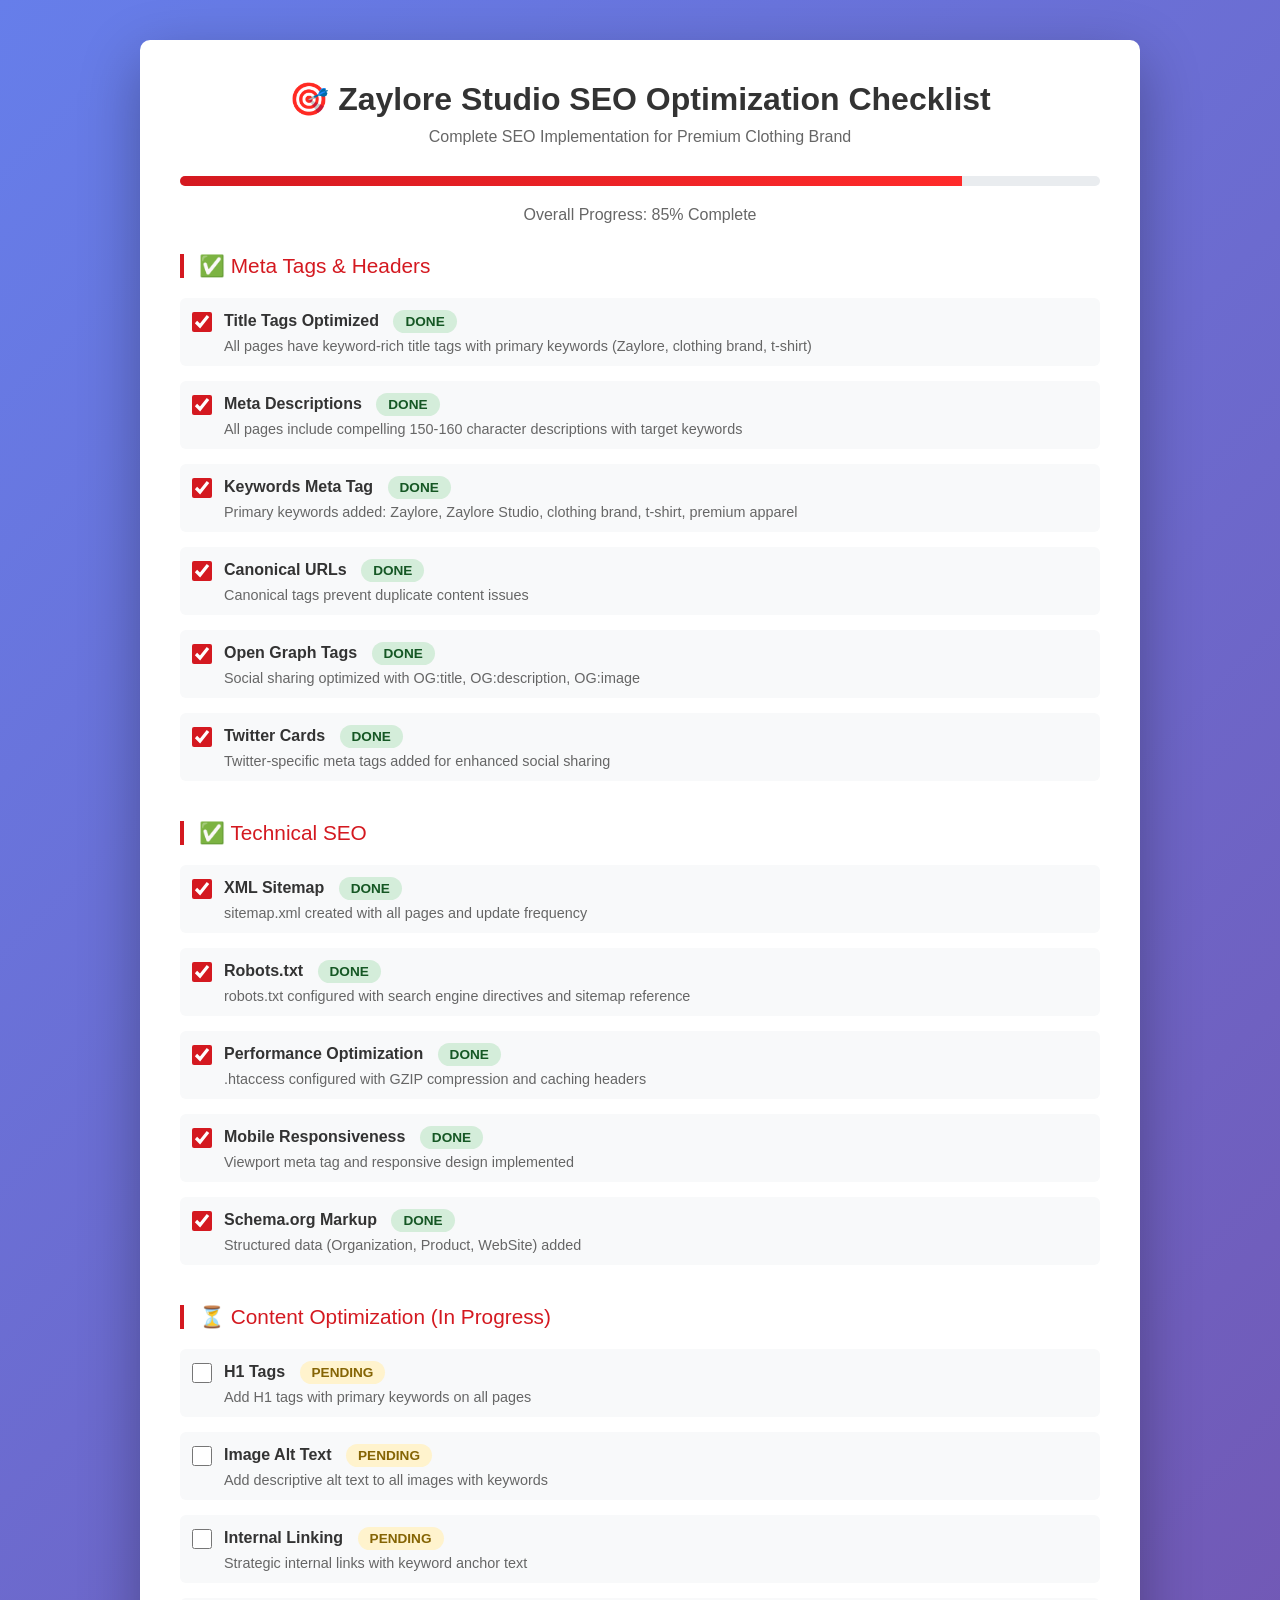
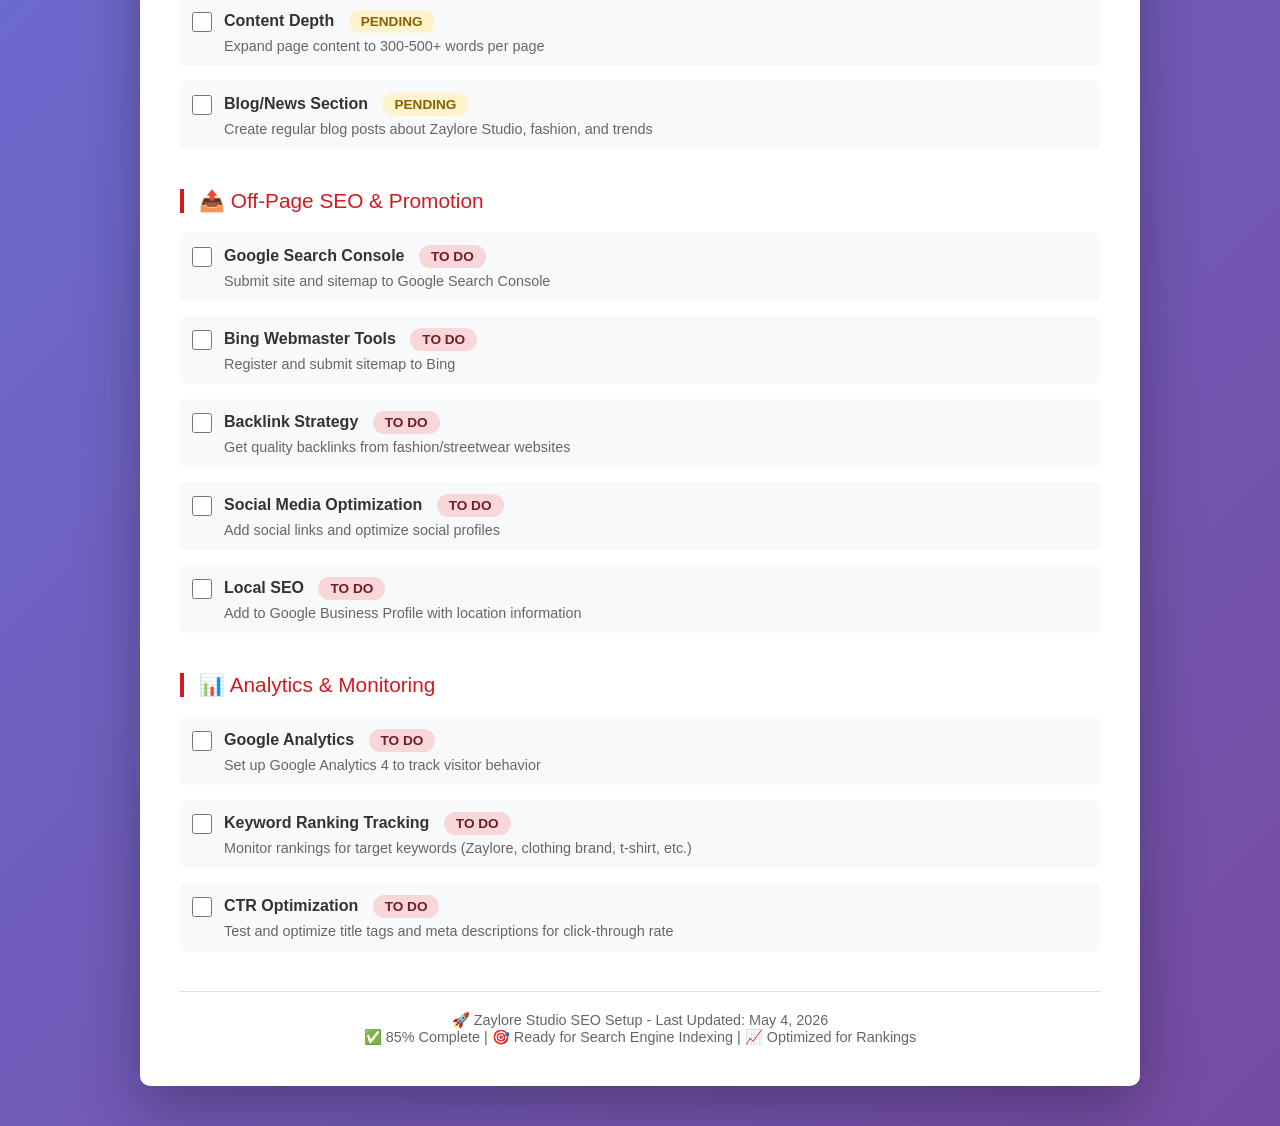
<file: seo-checklist.html>
<!DOCTYPE html>
<html lang="en">

<head>
    <meta charset="UTF-8">
    <meta name="viewport" content="width=device-width, initial-scale=1.0">
    <title>Zaylore Studio - SEO Optimization Checklist</title>
    <style>
        * {
            margin: 0;
            padding: 0;
            box-sizing: border-box;
        }

        body {
            font-family: 'Segoe UI', Tahoma, Geneva, Verdana, sans-serif;
            background: linear-gradient(135deg, #667eea 0%, #764ba2 100%);
            min-height: 100vh;
            padding: 40px 20px;
        }

        .container {
            max-width: 1000px;
            margin: 0 auto;
            background: white;
            border-radius: 10px;
            box-shadow: 0 20px 60px rgba(0, 0, 0, 0.3);
            padding: 40px;
        }

        h1 {
            color: #333;
            margin-bottom: 10px;
            text-align: center;
        }

        .subtitle {
            text-align: center;
            color: #666;
            margin-bottom: 30px;
        }

        .section {
            margin-bottom: 40px;
        }

        .section-title {
            font-size: 1.3rem;
            color: #d41920;
            margin-bottom: 20px;
            border-left: 4px solid #d41920;
            padding-left: 15px;
        }

        .checkbox-item {
            display: flex;
            align-items: flex-start;
            margin-bottom: 15px;
            padding: 12px;
            background: #f8f9fa;
            border-radius: 6px;
            transition: all 0.3s;
        }

        .checkbox-item:hover {
            background: #e9ecef;
        }

        input[type="checkbox"] {
            width: 20px;
            height: 20px;
            margin-right: 12px;
            margin-top: 2px;
            cursor: pointer;
            accent-color: #d41920;
        }

        .item-content {
            flex: 1;
        }

        .item-title {
            font-weight: 600;
            color: #333;
            margin-bottom: 5px;
        }

        .item-description {
            font-size: 0.9rem;
            color: #666;
        }

        .status {
            display: inline-block;
            padding: 4px 12px;
            border-radius: 20px;
            font-size: 0.85rem;
            font-weight: 600;
            margin-left: 10px;
        }

        .status-done {
            background: #d4edda;
            color: #155724;
        }

        .status-pending {
            background: #fff3cd;
            color: #856404;
        }

        .status-warning {
            background: #f8d7da;
            color: #721c24;
        }

        .footer {
            margin-top: 40px;
            padding-top: 20px;
            border-top: 1px solid #ddd;
            text-align: center;
            color: #666;
            font-size: 0.9rem;
        }

        .progress-bar {
            width: 100%;
            height: 10px;
            background: #e9ecef;
            border-radius: 10px;
            overflow: hidden;
            margin: 20px 0;
        }

        .progress-fill {
            height: 100%;
            background: linear-gradient(90deg, #d41920, #ff2a2a);
            width: 85%;
        }
    </style>
</head>

<body>
    <div class="container">
        <h1>🎯 Zaylore Studio SEO Optimization Checklist</h1>
        <p class="subtitle">Complete SEO Implementation for Premium Clothing Brand</p>

        <div class="progress-bar">
            <div class="progress-fill"></div>
        </div>
        <p style="text-align: center; color: #666; margin-bottom: 30px;">Overall Progress: 85% Complete</p>

        <!-- Meta Tags & Headers -->
        <div class="section">
            <div class="section-title">✅ Meta Tags & Headers</div>

            <label class="checkbox-item">
                <input type="checkbox" checked>
                <div class="item-content">
                    <div class="item-title">Title Tags Optimized <span class="status status-done">DONE</span></div>
                    <div class="item-description">All pages have keyword-rich title tags with primary keywords (Zaylore,
                        clothing brand, t-shirt)</div>
                </div>
            </label>

            <label class="checkbox-item">
                <input type="checkbox" checked>
                <div class="item-content">
                    <div class="item-title">Meta Descriptions <span class="status status-done">DONE</span></div>
                    <div class="item-description">All pages include compelling 150-160 character descriptions with
                        target keywords</div>
                </div>
            </label>

            <label class="checkbox-item">
                <input type="checkbox" checked>
                <div class="item-content">
                    <div class="item-title">Keywords Meta Tag <span class="status status-done">DONE</span></div>
                    <div class="item-description">Primary keywords added: Zaylore, Zaylore Studio, clothing brand,
                        t-shirt, premium apparel</div>
                </div>
            </label>

            <label class="checkbox-item">
                <input type="checkbox" checked>
                <div class="item-content">
                    <div class="item-title">Canonical URLs <span class="status status-done">DONE</span></div>
                    <div class="item-description">Canonical tags prevent duplicate content issues</div>
                </div>
            </label>

            <label class="checkbox-item">
                <input type="checkbox" checked>
                <div class="item-content">
                    <div class="item-title">Open Graph Tags <span class="status status-done">DONE</span></div>
                    <div class="item-description">Social sharing optimized with OG:title, OG:description, OG:image</div>
                </div>
            </label>

            <label class="checkbox-item">
                <input type="checkbox" checked>
                <div class="item-content">
                    <div class="item-title">Twitter Cards <span class="status status-done">DONE</span></div>
                    <div class="item-description">Twitter-specific meta tags added for enhanced social sharing</div>
                </div>
            </label>
        </div>

        <!-- Technical SEO -->
        <div class="section">
            <div class="section-title">✅ Technical SEO</div>

            <label class="checkbox-item">
                <input type="checkbox" checked>
                <div class="item-content">
                    <div class="item-title">XML Sitemap <span class="status status-done">DONE</span></div>
                    <div class="item-description">sitemap.xml created with all pages and update frequency</div>
                </div>
            </label>

            <label class="checkbox-item">
                <input type="checkbox" checked>
                <div class="item-content">
                    <div class="item-title">Robots.txt <span class="status status-done">DONE</span></div>
                    <div class="item-description">robots.txt configured with search engine directives and sitemap
                        reference</div>
                </div>
            </label>

            <label class="checkbox-item">
                <input type="checkbox" checked>
                <div class="item-content">
                    <div class="item-title">Performance Optimization <span class="status status-done">DONE</span></div>
                    <div class="item-description">.htaccess configured with GZIP compression and caching headers</div>
                </div>
            </label>

            <label class="checkbox-item">
                <input type="checkbox" checked>
                <div class="item-content">
                    <div class="item-title">Mobile Responsiveness <span class="status status-done">DONE</span></div>
                    <div class="item-description">Viewport meta tag and responsive design implemented</div>
                </div>
            </label>

            <label class="checkbox-item">
                <input type="checkbox" checked>
                <div class="item-content">
                    <div class="item-title">Schema.org Markup <span class="status status-done">DONE</span></div>
                    <div class="item-description">Structured data (Organization, Product, WebSite) added</div>
                </div>
            </label>
        </div>

        <!-- Content Optimization -->
        <div class="section">
            <div class="section-title">⏳ Content Optimization (In Progress)</div>

            <label class="checkbox-item">
                <input type="checkbox">
                <div class="item-content">
                    <div class="item-title">H1 Tags <span class="status status-pending">PENDING</span></div>
                    <div class="item-description">Add H1 tags with primary keywords on all pages</div>
                </div>
            </label>

            <label class="checkbox-item">
                <input type="checkbox">
                <div class="item-content">
                    <div class="item-title">Image Alt Text <span class="status status-pending">PENDING</span></div>
                    <div class="item-description">Add descriptive alt text to all images with keywords</div>
                </div>
            </label>

            <label class="checkbox-item">
                <input type="checkbox">
                <div class="item-content">
                    <div class="item-title">Internal Linking <span class="status status-pending">PENDING</span></div>
                    <div class="item-description">Strategic internal links with keyword anchor text</div>
                </div>
            </label>

            <label class="checkbox-item">
                <input type="checkbox">
                <div class="item-content">
                    <div class="item-title">Content Depth <span class="status status-pending">PENDING</span></div>
                    <div class="item-description">Expand page content to 300-500+ words per page</div>
                </div>
            </label>

            <label class="checkbox-item">
                <input type="checkbox">
                <div class="item-content">
                    <div class="item-title">Blog/News Section <span class="status status-pending">PENDING</span></div>
                    <div class="item-description">Create regular blog posts about Zaylore Studio, fashion, and trends
                    </div>
                </div>
            </label>
        </div>

        <!-- Off-Page SEO -->
        <div class="section">
            <div class="section-title">📤 Off-Page SEO & Promotion</div>

            <label class="checkbox-item">
                <input type="checkbox">
                <div class="item-content">
                    <div class="item-title">Google Search Console <span class="status status-warning">TO DO</span></div>
                    <div class="item-description">Submit site and sitemap to Google Search Console</div>
                </div>
            </label>

            <label class="checkbox-item">
                <input type="checkbox">
                <div class="item-content">
                    <div class="item-title">Bing Webmaster Tools <span class="status status-warning">TO DO</span></div>
                    <div class="item-description">Register and submit sitemap to Bing</div>
                </div>
            </label>

            <label class="checkbox-item">
                <input type="checkbox">
                <div class="item-content">
                    <div class="item-title">Backlink Strategy <span class="status status-warning">TO DO</span></div>
                    <div class="item-description">Get quality backlinks from fashion/streetwear websites</div>
                </div>
            </label>

            <label class="checkbox-item">
                <input type="checkbox">
                <div class="item-content">
                    <div class="item-title">Social Media Optimization <span class="status status-warning">TO DO</span>
                    </div>
                    <div class="item-description">Add social links and optimize social profiles</div>
                </div>
            </label>

            <label class="checkbox-item">
                <input type="checkbox">
                <div class="item-content">
                    <div class="item-title">Local SEO <span class="status status-warning">TO DO</span></div>
                    <div class="item-description">Add to Google Business Profile with location information</div>
                </div>
            </label>
        </div>

        <!-- Analytics & Monitoring -->
        <div class="section">
            <div class="section-title">📊 Analytics & Monitoring</div>

            <label class="checkbox-item">
                <input type="checkbox">
                <div class="item-content">
                    <div class="item-title">Google Analytics <span class="status status-warning">TO DO</span></div>
                    <div class="item-description">Set up Google Analytics 4 to track visitor behavior</div>
                </div>
            </label>

            <label class="checkbox-item">
                <input type="checkbox">
                <div class="item-content">
                    <div class="item-title">Keyword Ranking Tracking <span class="status status-warning">TO DO</span>
                    </div>
                    <div class="item-description">Monitor rankings for target keywords (Zaylore, clothing brand,
                        t-shirt, etc.)</div>
                </div>
            </label>

            <label class="checkbox-item">
                <input type="checkbox">
                <div class="item-content">
                    <div class="item-title">CTR Optimization <span class="status status-warning">TO DO</span></div>
                    <div class="item-description">Test and optimize title tags and meta descriptions for click-through
                        rate</div>
                </div>
            </label>
        </div>

        <div class="footer">
            <p>🚀 Zaylore Studio SEO Setup - Last Updated: May 4, 2026</p>
            <p>✅ 85% Complete | 🎯 Ready for Search Engine Indexing | 📈 Optimized for Rankings</p>
        </div>
    </div>
</body>

</html>
</file>
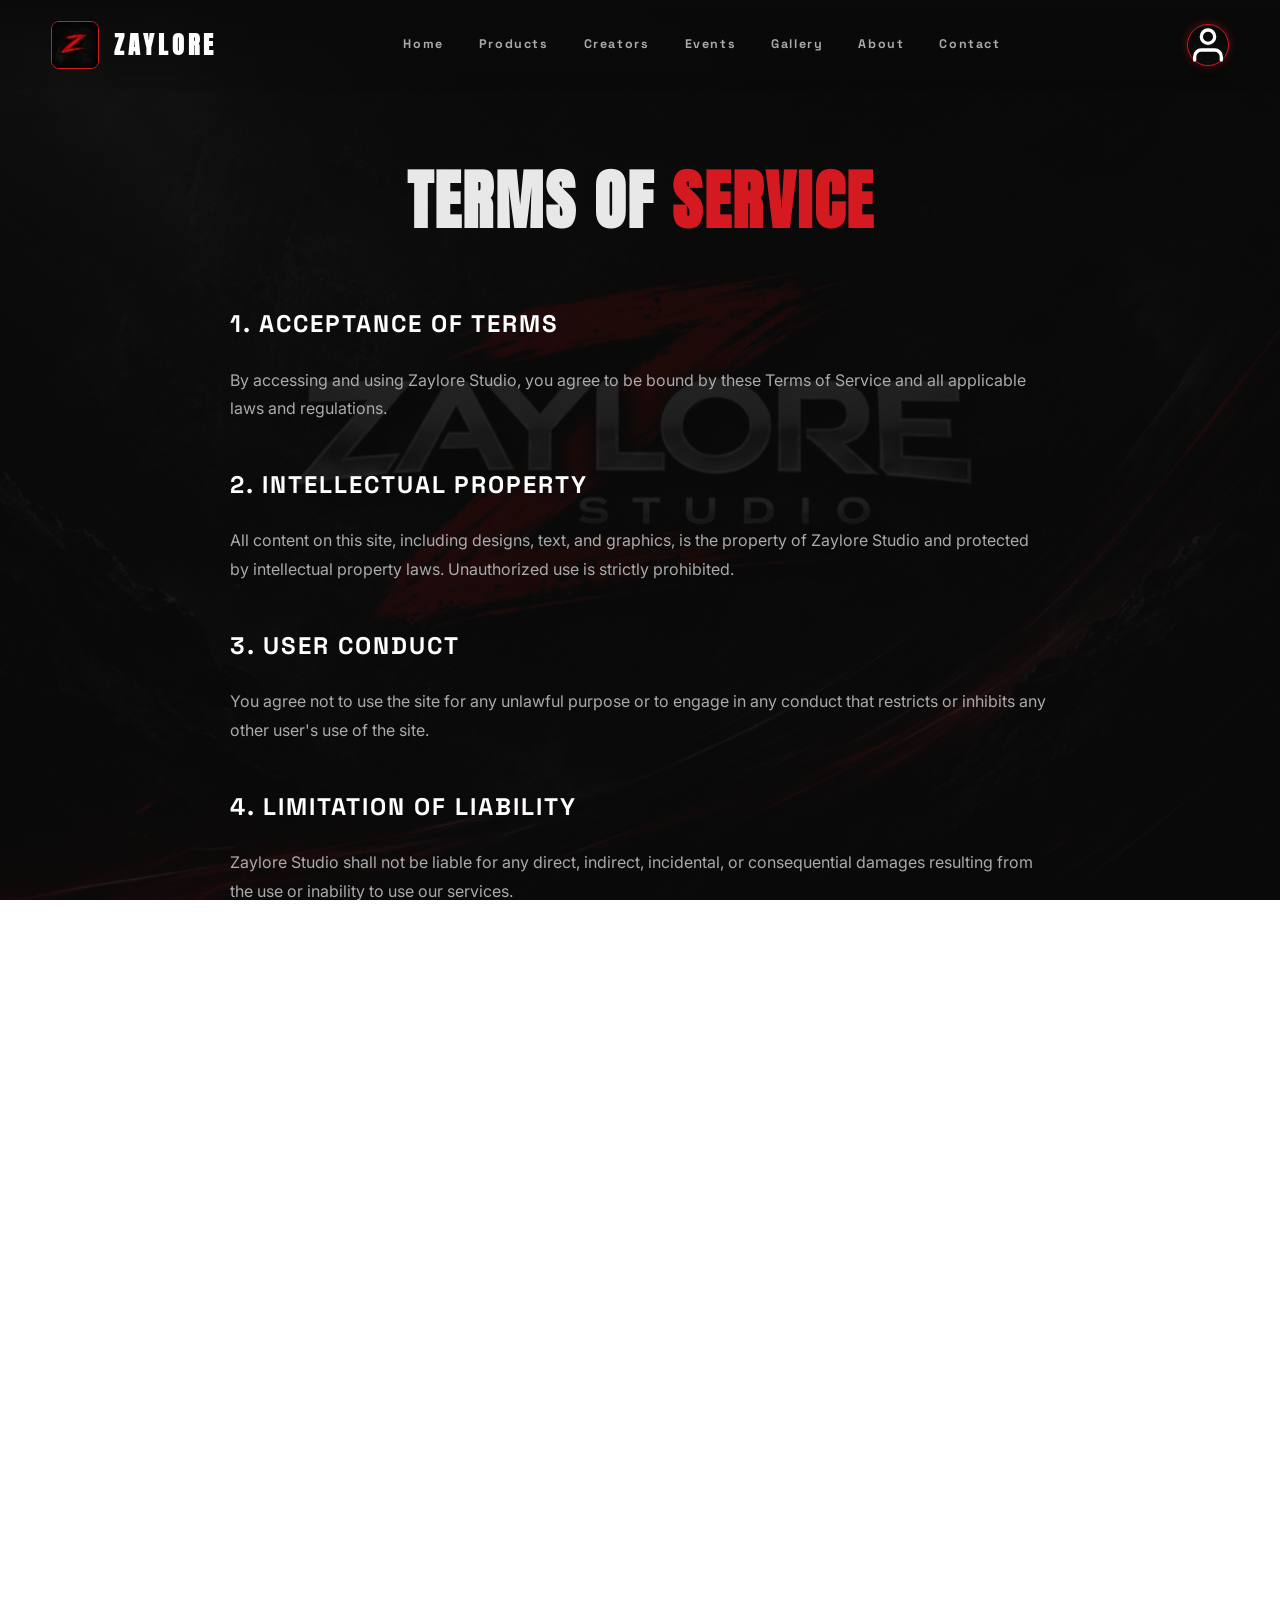
<file: terms.html>
<!DOCTYPE html>
<html lang="en">

<head>
    <meta charset="UTF-8">
    <meta name="viewport" content="width=device-width, initial-scale=1.0, viewport-fit=cover">
    <title>Terms of Service | ZAYLORE Studio | Streetwear Clothing Label</title>
    <meta name="description" content="Read ZAYLORE Studio's terms of service. Understand the terms, conditions, and store policies for purchasing from our premium streetwear brand.">
    <link rel="canonical" href="https://www.zaylorestudio.in/terms">
    <link rel="icon" href="img/logo-icon-sm.webp" type="image/jpeg">

    <!-- Breadcrumb Schema -->
    <script type="application/ld+json">
    {
      "@context": "https://schema.org",
      "@type": "BreadcrumbList",
      "itemListElement": [
        {
          "@type": "ListItem",
          "position": 1,
          "name": "Home",
          "item": "https://www.zaylorestudio.in/"
        },
        {
          "@type": "ListItem",
          "position": 2,
          "name": "Terms of Service",
          "item": "https://www.zaylorestudio.in/terms"
        }
      ]
    }
    </script>
    <link rel="preconnect" href="https://fonts.googleapis.com">
    <link rel="preconnect" href="https://fonts.gstatic.com" crossorigin>
    <link
        href="https://fonts.googleapis.com/css2?family=Anton&family=Inter:wght@300;400;500;600;700&family=Space+Grotesk:wght@400;500;600;700&display=swap"
        rel="stylesheet">
    <link rel="stylesheet" href="/styles.min.css?v=1.4.0">
    <style>
        .legal-container {
            max-width: 900px;
            margin: 150px auto 100px;
            padding: 0 40px;
        }

        .legal-title {
            font-family: 'Anton', sans-serif;
            font-size: 4rem;
            letter-spacing: 2px;
            text-transform: uppercase;
            margin-bottom: 50px;
            text-align: center;
        }

        .legal-title span {
            color: #d41920;
        }

        .legal-content {
            font-family: 'Inter', sans-serif;
            line-height: 1.8;
            color: #aaa;
        }

        .legal-section {
            margin-bottom: 40px;
        }

        .legal-section h2 {
            font-family: 'Space Grotesk', sans-serif;
            color: #fff;
            font-size: 1.5rem;
            margin-bottom: 20px;
            text-transform: uppercase;
            letter-spacing: 2px;
        }

        .legal-section p {
            margin-bottom: 15px;
        }
    </style>
</head>

<body class="dark-theme">
    <!-- Navbar -->

    <!-- Navigation -->

    
    <!-- Navigation -->
    <nav id="main-nav">
        <div class="nav-container">
            <a href="/" class="nav-logo">
                <img src="img/logo-icon-sm.webp" alt="Zaylore Logo">
                <span class="logo-text">ZAYLORE</span>
            </a>

            <div class="nav-links" id="nav-links">
                <a href="/" class="nav-link">Home</a>
                <a href="products" class="nav-link">Products</a>
                <a href="creators" class="nav-link">Creators</a>
                <a href="events" class="nav-link">Events</a>
                <a href="gallery" class="nav-link">Gallery</a>
                <a href="about" class="nav-link">About</a>
                <a href="contact" class="nav-link">Contact</a>
            </div>

            <div class="nav-right">
                <a href="account" class="nav-action mobile-visible" id="nav-profile-btn"  aria-label="Account">
                    <svg viewBox="0 0 24 24" fill="none" stroke="currentColor" stroke-width="2" stroke-linecap="round"
                        stroke-linejoin="round">
                        <path d="M20 21v-2a4 4 0 0 0-4-4H8a4 4 0 0 0-4 4v2"></path>
                        <circle cx="12" cy="7" r="4"></circle>
                    </svg>
                </a>
                <div class="hamburger" id="hamburger">
                    <span></span>
                    <span></span>
                    <span></span>
                </div>
            </div>
        </div>
    </nav>




    <main class="legal-container">
        <h1 class="legal-title">TERMS OF <span>SERVICE</span></h1>

        <div class="legal-content">
            <div class="legal-section">
                <h2>1. Acceptance of Terms</h2>
                <p>By accessing and using Zaylore Studio, you agree to be bound by these Terms of Service and all
                    applicable laws and regulations.</p>
            </div>

            <div class="legal-section">
                <h2>2. Intellectual Property</h2>
                <p>All content on this site, including designs, text, and graphics, is the property of Zaylore Studio
                    and protected by intellectual property laws. Unauthorized use is strictly prohibited.</p>
            </div>

            <div class="legal-section">
                <h2>3. User Conduct</h2>
                <p>You agree not to use the site for any unlawful purpose or to engage in any conduct that restricts or
                    inhibits any other user's use of the site.</p>
            </div>

            <div class="legal-section">
                <h2>4. Limitation of Liability</h2>
                <p>Zaylore Studio shall not be liable for any direct, indirect, incidental, or consequential damages
                    resulting from the use or inability to use our services.</p>
            </div>
        </div>
    </main>

    

    <!-- Footer -->
    
    <footer id="main-footer">
        <!-- SEO Link Cloud (Muted & Elegant) -->
        <div class="footer-seo-links">
            <span class="seo-label">SHOP:</span>
            <a href="/products#oversized-t-shirts">Oversized T-Shirts</a>
            <a href="/products#graphic-tees">Graphic Tees</a>
            <a href="/products#premium-hoodies">Premium Hoodies</a>
            <a href="/products#baggy-jeans">Baggy Jeans</a>
            <a href="/products#cargo-pants">Cargo Pants</a>
            <a href="/products#streetwear-jackets">Streetwear Jackets</a>
            <a href="/products#leather-jackets">Leather Jackets</a>
            <a href="/products#denim-jackets">Denim Jackets</a>
            <a href="/products#urban-fashion">Urban Fashion</a>
            <a href="/products#luxury-streetwear">Luxury Streetwear</a>
        </div>
        <div class="footer-grid">
            <div class="footer-col-brand">
                <a href="/" class="footer-logo-wrap">
                    <img src="img/logo-icon-sm.webp" alt="Zaylore Studio" class="footer-logo-img">
                    <span class="footer-brand-name">ZAYLORE</span>
                </a>
                <p class="footer-desc">
                    BUILT DIFFERENT. Created for creators, dreamers, builders, and those who refuse ordinary.
                </p>
                <p class="footer-desc" style="font-size:0.7rem;color:#333;margin-top:8px;">Founded by PM Mohammed Waaiz · MW Zawion Digital Studio</p>
                <div class="footer-socials">
                    <a href="https://www.instagram.com/zaylorestudio" class="social-btn" aria-label="Instagram" target="_blank" rel="noopener">
                        <svg width="18" height="18" fill="currentColor" viewBox="0 0 24 24"><path d="M12 2.163c3.204 0 3.584.012 4.85.07 3.252.148 4.771 1.691 4.919 4.919.058 1.265.069 1.645.069 4.849 0 3.205-.012 3.584-.069 4.849-.149 3.225-1.664 4.771-4.919 4.919-1.266.058-1.644.07-4.85.07-3.204 0-3.584-.012-4.849-.07-3.26-.149-4.771-1.699-4.919-4.92-.058-1.265-.07-1.644-.07-4.849 0-3.204.013-3.583.07-4.849.149-3.227 1.664-4.771 4.919-4.919 1.266-.057 1.645-.069 4.849-.069zm0-2.163c-3.259 0-3.667.014-4.947.072-4.358.2-6.78 2.618-6.98 6.98-.059 1.281-.073 1.689-.073 4.948 0 3.259.014 3.668.072 4.948.2 4.358 2.618 6.78 6.98 6.98 1.281.058 1.689.072 4.948.072 3.259 0 3.668-.014 4.948-.072 4.354-.2 6.782-2.618 6.979-6.98.059-1.28.073-1.689.073-4.948 0-3.259-.014-3.667-.072-4.947-.196-4.354-2.617-6.78-6.979-6.98-1.281-.059-1.69-.073-4.949-.073zm0 5.838c-3.403 0-6.162 2.759-6.162 6.162s2.759 6.163 6.162 6.163 6.162-2.759 6.162-6.163c0-3.403-2.759-6.162-6.162-6.162zm0 10.162c-2.209 0-4-1.79-4-4 0-2.209 1.791-4 4-4s4 1.791 4 4c0 2.21-1.791 4-4 4zm6.406-11.845c-.796 0-1.441.645-1.441 1.44s.645 1.44 1.441 1.44c.795 0 1.439-.645 1.439-1.44s-.644-1.44-1.439-1.44z"/></svg>
                    </a>
                    <a href="#" class="social-btn" aria-label="Twitter">
                        <svg width="16" height="16" fill="currentColor" viewBox="0 0 24 24"><path d="M24 4.557c-.883.392-1.832.656-2.828.775 1.017-.609 1.798-1.574 2.165-2.724-.951.564-2.005.974-3.127 1.195-.897-.957-2.178-1.555-3.594-1.555-3.179 0-5.515 2.966-4.797 6.045-4.091-.205-7.719-2.165-10.148-5.144-1.29 2.213-.669 5.108 1.523 6.574-.806-.026-1.566-.247-2.229-.616-.054 2.281 1.581 4.415 3.949 4.89-.693.188-1.452.232-2.224.084.626 1.956 2.444 3.379 4.6 3.419-2.07 1.623-4.678 2.348-7.29 2.04 2.179 1.397 4.768 2.212 7.548 2.212 9.142 0 14.307-7.721 13.995-14.646.962-.695 1.797-1.562 2.457-2.549z"/></svg>
                    </a>
                    <a href="https://www.linkedin.com/in/mohd-waaiz/" class="social-btn" aria-label="LinkedIn" target="_blank" rel="noopener">
                        <svg width="16" height="16" fill="currentColor" viewBox="0 0 24 24"><path d="M4.98 3.5c0 1.381-1.11 2.5-2.48 2.5s-2.48-1.119-2.48-2.5c0-1.38 1.11-2.5 2.48-2.5s2.48 1.12 2.48 2.5zm.02 4.5h-5v16h5v-16zm7.982 0h-4.968v16h4.969v-8.399c0-4.67 6.029-5.052 6.029 0v8.399h4.988v-10.131c0-7.88-8.922-7.593-11.018-3.714v-2.155z"/></svg>
                    </a>
                </div>
            </div>

            <div class="footer-col">
                <h4 class="footer-col-title">Customer Care</h4>
                <ul class="footer-menu">
                    <li><a href="/products#customer-care" class="footer-menu-link">Shipping Information</a></li>
                    <li><a href="/products#customer-care" class="footer-menu-link">Returns Policy</a></li>
                    <li><a href="/products#help-and-payment" class="footer-menu-link">Contact Support</a></li>
                    <li><a href="/products#faqs" class="footer-menu-link">FAQs</a></li>
                </ul>
            </div>

            <div class="footer-col">
                <h4 class="footer-col-title">Contact</h4>
                <ul class="footer-menu">
                    <li><a href="mailto:hello@zaylorestudio.in" class="footer-menu-link">hello@zaylorestudio.in</a></li>
                    <li><a href="https://wa.me/918220111609" target="_blank" rel="noopener" class="footer-menu-link">+91 8220111609</a></li>
                </ul>
            </div>

            <div class="footer-col">
                <h4 class="footer-col-title">Brand</h4>
                <ul class="footer-menu">
                    <li><a href="/about" class="footer-menu-link">About ZAYLORE Studio</a></li>
                    <li><a href="/events" class="footer-menu-link">The Founding Event</a></li>
                    <li><a href="/#first-drop" class="footer-menu-link">The First Drop</a></li>
                    <li><a href="/#syndicate-signup" class="footer-menu-link">Join The Syndicate</a></li>
                </ul>
            </div>
        </div>

        <div class="footer-bottom">
            <p class="copyright">&copy; 2026 ZAYLORE STUDIO. All rights reserved.</p>
            <div class="footer-legal">
                <a href="privacy" class="legal-link">Privacy Policy</a>
                <a href="terms" class="legal-link">Terms of Service</a>
            </div>
        </div>
    </footer>



<script defer src="/js/auth-state.js"></script>
<script defer src="/script.min.js?v=1.3.0"></script>
</body>

</html>
</file>
<file: styles.min.css>
:root{--bg:#0a0a0a;--surface:#0f0f0f;--accent:#d41920;--accent-bright:#ff2a2a;--accent-glow:rgba(212,25,32,0.2);--text:#e8e8e8;--muted:#8a8a8a;--glass:rgba(255,255,255,0.02);--glass-2:rgba(255,255,255,0.04);--radius:12px;--ff-display:'Anton',sans-serif;--ff-body:'Inter',sans-serif;--ff-ui:'Space Grotesk',sans-serif;}*{box-sizing:border-box}html,body{height:100% !important;margin:0 !important;padding:0 !important;overflow-x:hidden !important;}body{margin:0 !important;padding:0 !important;display:flow-root;font-family:var(--ff-body);background:linear-gradient(rgba(10,10,10,0.9),rgba(10,10,10,0.9)),url('img/global-bg.jpg') no-repeat center center fixed;background-size:cover;color:var(--text);-webkit-font-smoothing:antialiased;-moz-osx-font-smoothing:grayscale;line-height:1.6;}.container{max-width:1200px;margin:0 auto;padding:0 20px}.row{display:flex;gap:20px}.grid{display:grid;gap:20px}.u-hidden{display:none !important}#main-nav{position:fixed !important;top:0 !important;left:0 !important;right:0 !important;height:90px;display:flex;align-items:center;z-index:2200;padding:0 4%;background:linear-gradient(180deg,rgba(10,10,10,0.9) 0%,rgba(10,10,10,0) 100%);backdrop-filter:blur(10px);transition:all 0.4s ease;}#main-nav.scrolled{background:rgba(10,10,10,0.95);height:75px;border-bottom:1px solid rgba(255,255,255,0.05);}.nav-container{width:100%;max-width:1500px;margin:0 auto;display:flex;align-items:center;justify-content:space-between;}.nav-logo{display:flex;align-items:center;gap:15px;text-decoration:none;color:#fff;transition:transform 0.3s ease;}.nav-logo:hover{transform:scale(1.02);}.nav-logo img{width:48px;height:48px;border-radius:8px;border:1.5px solid var(--accent);}.logo-text{font-family:var(--ff-display);letter-spacing:4px;font-size:1.5rem;font-weight:700;}.nav-links{display:flex;gap:35px;align-items:center;}.nav-link{font-family:var(--ff-ui);font-weight:700;font-size:0.78rem;color:rgba(255,255,255,0.65);text-decoration:none;letter-spacing:1.6px;padding:10px 0;position:relative;transition:color 0.3s,text-shadow 0.3s;}.nav-link::after{content:'';position:absolute;left:0;bottom:-4px;width:0;height:1.5px;background:var(--accent);transition:width 0.35s cubic-bezier(0.23,1,0.32,1);}.nav-link:hover{color:#fff;text-shadow:0 0 10px var(--accent-glow);}.nav-link:hover::after,.nav-link.active::after{width:100%;}.hamburger{display:none;flex-direction:column;gap:6px;cursor:pointer;z-index:2300;padding:10px;}.hamburger span{display:block;width:28px;height:2px;background:#fff;transition:all 0.3s cubic-bezier(0.23,1,0.32,1);transform-origin:center;}.hamburger.active span:nth-child(1){transform:translateY(8px) rotate(45deg);}.hamburger.active span:nth-child(2){opacity:0;}.hamburger.active span:nth-child(3){transform:translateY(-8px) rotate(-45deg);}.nav-right{display:flex;align-items:center;gap:18px}.nav-action{display:flex;align-items:center;justify-content:center;width:42px;height:42px;border-radius:50%;background:rgba(10,10,10,0.8);border:1.5px solid var(--accent);color:#fff;transition:all 0.3s ease;text-decoration:none;position:relative;box-shadow:0 0 10px rgba(212,25,32,0.4);}.nav-action:hover{border-color:var(--accent-bright);box-shadow:0 0 20px rgba(212,25,32,0.7);transform:scale(1.05);}.nav-action.nav-logged-in{border-color:var(--accent);background:linear-gradient(135deg,rgba(212,25,32,0.15),rgba(212,25,32,0.05));box-shadow:0 0 16px rgba(212,25,32,0.5),inset 0 0 8px rgba(212,25,32,0.08);animation:navIconPulse 3s ease-in-out infinite;}@keyframes navIconPulse{0%,100%{box-shadow:0 0 12px rgba(212,25,32,0.4),inset 0 0 6px rgba(212,25,32,0.06);}50%{box-shadow:0 0 22px rgba(212,25,32,0.7),inset 0 0 12px rgba(212,25,32,0.12);}}.nav-avatar-initial{font-family:var(--ff-display);font-size:1.1rem;font-weight:900;color:#fff;text-shadow:0 0 10px rgba(212,25,32,0.6);line-height:1;}.profile-avatar{width:100%;height:100%;border-radius:50%;background:var(--accent);color:#fff;display:flex;align-items:center;justify-content:center;font-weight:800;font-size:1.1rem;box-shadow:0 0 15px rgba(212,25,32,0.5);border:1px solid var(--accent-bright);}.avatar-header-icon{width:100%;height:100%;object-fit:cover;border-radius:50%;border:1px solid var(--accent);}.profile-dropdown{position:absolute;top:calc(100% + 15px);right:0;width:240px;background:rgba(15,15,15,0.98);backdrop-filter:blur(20px);border:1px solid rgba(255,255,255,0.08);border-radius:12px;padding:10px;opacity:0;visibility:hidden;transform:translateY(10px);transition:all 0.3s cubic-bezier(0.23,1,0.32,1);z-index:3000;box-shadow:0 20px 50px rgba(0,0,0,0.5);}.profile-dropdown.active{opacity:1;visibility:visible;transform:translateY(0);}.dropdown-header{padding:15px;border-bottom:1px solid rgba(255,255,255,0.05);margin-bottom:10px;}.user-name{color:#fff;font-weight:700;font-size:0.95rem;margin-bottom:4px;}.user-email{color:var(--muted);font-size:0.75rem;}.dropdown-menu{list-style:none;padding:0;}.dropdown-menu li a{display:flex;align-items:center;gap:12px;padding:12px 15px;color:#ccc;text-decoration:none;font-size:0.85rem;border-radius:8px;transition:all 0.2s;}.dropdown-menu li a:hover{background:rgba(212,25,32,0.1);color:var(--accent);}.welcome-toast{font-family:var(--ff-ui);font-size:0.85rem;color:var(--muted);letter-spacing:2px;margin-bottom:15px;display:flex;align-items:center;gap:10px;animation:slideRight 0.8s ease forwards;}.welcome-toast .red{color:var(--accent);font-weight:800;}@keyframes slideRight{from{opacity:0;transform:translateX(-20px);}to{opacity:1;transform:translateX(0);}}.hamburger{display:none;flex-direction:column;gap:5px;cursor:pointer}.hamburger span{width:26px;height:3px;background:#fff;border-radius:3px}@media(max-width:900px){.nav-links{display:none}.hamburger{display:flex}#main-nav{height:72px;padding:0 18px}}.hero{position:relative;min-height:100vh;display:grid;align-items:center;padding-top:84px;box-sizing:border-box;}.hero-bg{position:absolute;inset:0;width:100%;height:100%;object-fit:cover;z-index:0;filter:contrast(.95) saturate(.95)}.hero-overlay{position:absolute;inset:0;background:linear-gradient(180deg,rgba(10,10,10,0.6) 0%,rgba(10,10,10,0.25) 40%,rgba(10,10,10,0.9) 90%);z-index:1}.hero-content{position:relative;z-index:2;display:grid;grid-template-columns:1.2fr 1fr;gap:40px;align-items:center;padding:80px 4% 48px;}.hero-left{padding:12px}.hero-headline{color:var(--muted);font-size:0.95rem;font-weight:300}.hero-headline-strong{font-family:var(--ff-display);font-size:clamp(2.5rem,5vw,3.8rem);line-height:0.95;color:var(--accent);margin-bottom:20px;letter-spacing:1px;text-shadow:0 0 20px rgba(212,25,32,0.3);}.hero-sub{color:var(--muted);max-width:320px}.discover-btn{display:inline-flex;align-items:center;gap:10px;padding:14px 28px;border-radius:4px;border:1px solid var(--accent);color:var(--accent);background:transparent;font-family:var(--ff-ui);font-size:0.7rem;font-weight:800;letter-spacing:3px;text-transform:uppercase;text-decoration:none;transition:all 0.4s cubic-bezier(0.23,1,0.32,1);position:relative;overflow:hidden;z-index:1;}.discover-btn:hover{background:var(--accent);color:#fff;letter-spacing:5px;box-shadow:0 0 30px var(--accent-glow),0 0 60px rgba(212,25,32,0.1);transform:translateY(-2px);}.hero-btn-group{display:flex;gap:14px;flex-wrap:wrap;margin-top:28px;}.hero-right{text-align:center;padding:12px;}.center-brand{font-family:var(--ff-display);font-size:clamp(4.8rem,12vw,9rem);line-height:0.85;color:#ffffff;position:relative;animation:brandPulse 4s ease-in-out infinite;will-change:opacity;letter-spacing:2px;text-shadow:0 0 25px rgba(255,255,255,0.08),0 0 50px rgba(212,25,32,0.18);}.center-studio{font-family:var(--ff-ui);font-size:clamp(1rem,2.5vw,1.8rem);letter-spacing:16px;font-weight:700;color:#888;margin-top:10px;text-shadow:none;text-transform:uppercase;}.info-block{padding-left:18px;border-left:2px solid rgba(212,25,32,0.18)}.info-icon{width:48px;height:48px;border-radius:50%;border:1.5px solid var(--accent);display:flex;align-items:center;justify-content:center;margin-bottom:15px;font-size:1.2rem;color:var(--accent);background:rgba(212,25,32,0.05);box-shadow:0 0 15px var(--accent-glow);transition:all 0.3s ease;}.info-block:hover .info-icon{transform:scale(1.1) rotate(10deg);background:var(--accent);color:#fff;}.info-title{font-family:var(--ff-ui);font-weight:800;letter-spacing:1px}.glass-card{background:linear-gradient(180deg,var(--glass),var(--glass-2));border:1px solid rgba(255,255,255,0.04);backdrop-filter:blur(8px);padding:18px;border-radius:var(--radius);box-shadow:0 18px 40px rgba(0,0,0,0.6)}.hover-raise{transition:transform .28s cubic-bezier(.2,.9,.2,1),box-shadow .28s}.hover-raise:hover{transform:translateY(-8px);box-shadow:0 30px 80px rgba(0,0,0,0.6)}.countdown-wrapper{margin-top:36px}.countdown-timer{display:flex;gap:15px;justify-content:center;}.cd-box{min-width:85px;padding:15px;border-radius:12px;background:rgba(15,15,15,0.7);border:1px solid rgba(255,255,255,0.1);text-align:center;backdrop-filter:blur(10px);box-shadow:0 15px 35px rgba(0,0,0,0.3);transition:transform 0.3s ease;}.cd-box:hover{transform:translateY(-5px);border-color:var(--accent);}.cd-box span{display:block;font-family:var(--ff-display);font-size:2.2rem;color:#fff;line-height:1;margin-bottom:5px;}.cd-label{font-size:0.7rem;color:var(--muted);letter-spacing:1px;font-weight:700;}.bottom-bar{display:flex;align-items:center;justify-content:space-between;padding:18px 4%;border-top:1px solid rgba(255,255,255,0.03);background:linear-gradient(180deg,rgba(10,10,10,0.95),transparent)}.bar-item{flex:1;text-align:center;padding:10px 6px}.bar-item-title{font-family:var(--ff-ui);font-weight:800;letter-spacing:2px}#scroll-progress{position:fixed;left:0;top:0;height:3px;z-index:9999;background:linear-gradient(90deg,var(--accent-bright),var(--accent));width:0%;transition:width .12s linear}.modal-backdrop{position:fixed;inset:0;background:rgba(0,0,0,0.6);display:flex;align-items:center;justify-content:center;z-index:99990}.modal-panel{width:min(720px,95vw);background:linear-gradient(180deg,rgba(12,12,12,0.98),rgba(18,18,18,0.99));border-radius:14px;padding:20px;border:1px solid rgba(212,25,32,0.06);box-shadow:0 30px 80px rgba(0,0,0,0.6)}.oauth-btn{display:inline-flex;align-items:center;gap:12px;padding:12px 16px;border-radius:10px;background:rgba(255,255,255,0.02);border:1px solid rgba(255,255,255,0.04);color:#fff;cursor:pointer}.oauth-ghost{color:var(--muted);font-size:0.92rem}#site-loader{position:fixed;inset:0;z-index:99999;display:flex;align-items:center;justify-content:center;background:linear-gradient(180deg,#05050500 0%,#050505 100%)}#site-loader .loader-ring{width:84px;height:84px;border-radius:50%;display:grid;place-items:center;border:6px solid rgba(255,255,255,0.04);box-shadow:0 10px 60px rgba(0,0,0,0.6)}.magnetic-wrap{display:inline-block;transition:transform 0.3s cubic-bezier(0.23,1,0.32,1);will-change:transform;}.footer-desc{color:var(--muted);max-width:320px}.footer-col-title{font-family:var(--ff-ui);font-weight:800;color:#fff;margin-bottom:25px;text-transform:uppercase;letter-spacing:2px;font-size:0.9rem;}.footer-col-title::before{content:'';display:block;width:30px;height:2px;background:var(--accent);margin-bottom:15px;}.footer-menu-link{color:var(--muted);text-decoration:none}.footer-menu-link:hover{color:var(--accent)}.grain{pointer-events:none;position:fixed;inset:0;z-index:9998;opacity:0.03;background-image:url("data:image/svg+xml;utf8,<svg xmlns='http://www.w3.org/2000/svg' width='200' height='200'><filter id='n'><feTurbulence baseFrequency='0.9' numOctaves='2' stitchTiles='stitch'/></filter><rect width='100%' height='100%' filter='url(%23n)'/></svg>")}@media (max-width:900px){.hamburger{display:flex;}.nav-links{position:fixed;inset:0;background:rgba(10,10,10,0.98);backdrop-filter:blur(20px);flex-direction:column;justify-content:center;align-items:center;gap:40px;z-index:2200;opacity:0;visibility:hidden;transition:all 0.5s cubic-bezier(0.23,1,0.32,1);transform:translateY(-20px);}.nav-links.open{opacity:1;visibility:visible;transform:translateY(0);}.nav-link{font-size:2rem;letter-spacing:4px;}}@media (max-width:1000px){.hero-content{grid-template-columns:1fr;gap:18px;padding:36px 4%;}.hero-left{text-align:center;display:flex;flex-direction:column;align-items:center;}.hero-sub{margin:0 auto 20px auto !important;}.hero-btn-group{justify-content:center;}.center-brand{font-size:4.2rem;}}@media (max-width:600px){.nav-right{gap:10px;}}@media (prefers-reduced-motion:reduce){*{animation-duration:0.001ms !important;transition-duration:0.001ms !important}}.text-muted{color:var(--muted)}.small{font-size:0.86rem}.hamburger.active span:nth-child(2){opacity:0;transform:translateX(-10px);}.hamburger.active span:nth-child(3){transform:translateY(-9px) rotate(-45deg);}@media (max-width:1024px){#main-nav{height:80px;padding:0 25px;}.nav-links{position:fixed;top:0;right:-100%;width:100%;height:100vh;background:#0a0a0a;flex-direction:column;justify-content:center;gap:30px !important;transition:all 0.6s cubic-bezier(0.16,1,0.3,1);z-index:2050;}.nav-links.open{right:0;}.nav-link{font-size:1.5rem !important;letter-spacing:5px !important;}.hamburger{display:flex;}.nav-right .nav-action:not(.mobile-visible){display:none;}}#home-main{flex:1;display:flex;align-items:center;justify-content:center;min-height:100vh;position:relative;z-index:1;}.logo-container{animation:logoFadeIn 1.2s ease-out forwards;opacity:0;}.hero-logo-img{width:min(450px,85vw);height:auto;border-radius:16px;filter:drop-shadow(0 0 40px rgba(212,25,32,0.3));transition:filter 0.4s ease,transform 0.4s ease;}.hero-logo-img:hover{filter:drop-shadow(0 0 60px rgba(212,25,32,0.5));transform:scale(1.02);}@keyframes logoFadeIn{0%{opacity:0;transform:translateY(-30px) scale(0.95);}100%{opacity:1;transform:translateY(0) scale(1);}}.coming-soon-wrapper{display:flex;align-items:center;gap:24px;opacity:0;animation:comingSoonReveal 1.2s ease-out 0.6s forwards;}.line-decoration{width:80px;height:2px;background:linear-gradient(90deg,transparent,var(--red-primary));position:relative;}.line-decoration.right{background:linear-gradient(90deg,var(--red-primary),transparent);}.line-decoration::after{content:'';position:absolute;width:6px;height:6px;border-radius:50%;background:var(--red-primary);top:50%;transform:translateY(-50%);box-shadow:0 0 10px var(--red-glow);}.line-decoration.left::after{right:0;}.line-decoration.right::after{left:0;}.coming-soon-title{font-family:var(--font-display);font-size:clamp(1.8rem,5vw,3.5rem);font-weight:900;letter-spacing:8px;text-transform:uppercase;background:linear-gradient(135deg,#ffffff 0%,#cccccc 40%,var(--red-primary) 80%,var(--red-bright) 100%);-webkit-background-clip:text;-webkit-text-fill-color:transparent;background-clip:text;background-size:200% 100%;animation:shimmerText 3s ease-in-out infinite;position:relative;}@keyframes comingSoonReveal{0%{opacity:0;transform:translateY(20px) scale(0.95);filter:blur(8px);}100%{opacity:1;transform:translateY(0) scale(1);filter:blur(0);}}@keyframes shimmerText{0%{background-position:200% center;}100%{background-position:-200% center;}}@keyframes fadeInUp{0%{opacity:0;transform:translateY(20px);}100%{opacity:1;transform:translateY(0);}}.tagline{font-family:var(--font-body);font-size:1rem;font-weight:300;color:var(--text-muted);letter-spacing:2px;animation:fadeInUp 1s ease-out 1s forwards;opacity:0;}.pulse-ring{position:relative;width:16px;height:16px;animation:fadeInUp 1s ease-out 1.3s forwards;opacity:0;}.pulse-dot{width:8px;height:8px;background:var(--red-primary);border-radius:50%;position:absolute;top:50%;left:50%;transform:translate(-50%,-50%);box-shadow:0 0 10px var(--red-glow);}.pulse-ring::before,.pulse-ring::after{content:'';position:absolute;top:50%;left:50%;transform:translate(-50%,-50%);border:1px solid var(--red-primary);border-radius:50%;animation:pulseOut 2s ease-out infinite;}.pulse-ring::after{animation-delay:1s;}@keyframes pulseOut{0%{width:8px;height:8px;opacity:0.8;}100%{width:50px;height:50px;opacity:0;}}#about-main{flex:1;display:flex;align-items:center;justify-content:center;min-height:100vh;position:relative;z-index:1;}.about-content{text-align:center;display:flex;flex-direction:column;align-items:center;}.about-icon-wrapper{position:relative;animation:logoFadeIn 1.2s ease-out forwards;opacity:0;}.about-z-icon{width:180px;height:180px;border-radius:50%;object-fit:cover;filter:drop-shadow(0 0 50px rgba(212,25,32,0.4));position:relative;z-index:2;transition:filter 0.4s ease;}.about-z-icon:hover{filter:drop-shadow(0 0 70px rgba(212,25,32,0.6));}.icon-ring{position:absolute;top:50%;left:50%;transform:translate(-50%,-50%);width:220px;height:220px;border:1px solid rgba(212,25,32,0.2);border-radius:50%;z-index:1;animation:ringPulse 3s ease-in-out infinite;}.icon-ring::before{content:'';position:absolute;top:50%;left:50%;transform:translate(-50%,-50%);width:260px;height:260px;border:1px solid rgba(212,25,32,0.1);border-radius:50%;animation:ringPulse 3s ease-in-out 1.5s infinite;}@keyframes ringPulse{0%,100%{transform:translate(-50%,-50%) scale(1);opacity:0.5;}50%{transform:translate(-50%,-50%) scale(1.08);opacity:1;}}@media (max-width:768px){#main-nav{padding:16px 20px;}.nav-links{gap:12px;}.nav-link{font-size:0.65rem;letter-spacing:2px;}.nav-icon{width:34px;height:34px;}.line-decoration{width:40px;}.coming-soon-wrapper{gap:12px;}.about-z-icon{width:140px;height:140px;}.icon-ring{width:180px;height:180px;}.icon-ring::before{width:220px;height:220px;}}@media (max-width:480px){.line-decoration{display:none;}.coming-soon-title{letter-spacing:4px;}html.is-loading body{overflow:hidden;}.page-fade-enter,.page-fade-exit{transition:opacity 450ms cubic-bezier(.2,.9,.2,1),transform 450ms cubic-bezier(.2,.9,.2,1);}.page-fade-enter{opacity:0;transform:translateY(8px);}.page-fade-enter-active{opacity:1;transform:none;}#site-loader{position:fixed;inset:0;display:flex;align-items:center;justify-content:center;background:linear-gradient(180deg,rgba(6,6,6,0.95),rgba(10,10,10,0.98));z-index:99999;}.loader-wrap{text-align:center;}.loader-logo{width:72px;height:72px;border-radius:12px;overflow:hidden;box-shadow:0 8px 40px rgba(212,25,32,0.25);border:1px solid rgba(212,25,32,0.12);}.loader-title{margin-top:14px;font-family:var(--font-display);letter-spacing:6px;color:#fff;font-weight:700;}.loader-sub{margin-top:6px;color:var(--text-muted);font-size:0.9rem;}.loader-ring{width:96px;height:96px;border-radius:50%;background:conic-gradient(from 0deg,rgba(212,25,32,0.95),rgba(255,42,42,0.6),transparent 60%);filter:blur(6px);animation:loader-rotate 2.2s linear infinite;}@keyframes loader-rotate{to{transform:rotate(360deg);}}#scroll-progress{position:fixed;left:0;top:0;height:3px;z-index:99999;background:linear-gradient(90deg,#ff2a2a,#d41920);transform-origin:left;width:0%;transition:width 120ms linear;}.glass-card{background:linear-gradient(180deg,rgba(255,255,255,0.03),rgba(255,255,255,0.02));border:1px solid rgba(255,255,255,0.04);backdrop-filter:blur(8px);-webkit-backdrop-filter:blur(8px);padding:18px;border-radius:12px;box-shadow:0 8px 30px rgba(0,0,0,0.6);}.hover-raise{transition:transform 300ms cubic-bezier(.2,.9,.2,1),box-shadow 300ms;}.hover-raise:hover{transform:translateY(-6px);box-shadow:0 18px 60px rgba(0,0,0,0.6);}.parallax{will-change:transform;transition:transform 0.25s linear;}.cinematic-fade{opacity:0;transform:translateY(8px);transition:opacity 600ms ease,transform 600ms ease;}.cinematic-fade.in{opacity:1;transform:none;}.modal-backdrop{position:fixed;inset:0;background:rgba(2,2,2,0.6);z-index:99990;display:flex;align-items:center;justify-content:center;}.modal-panel{width:min(720px,95vw);max-width:720px;background:linear-gradient(180deg,rgba(8,8,8,0.98),rgba(14,14,14,0.995));border-radius:14px;padding:26px;border:1px solid rgba(212,25,32,0.08);box-shadow:0 30px 80px rgba(0,0,0,0.7);}.modal-header{display:flex;align-items:center;gap:12px;}.modal-title{font-family:var(--font-display);letter-spacing:6px;color:#fff;}.modal-sub{color:var(--text-muted);font-size:0.95rem;margin-top:6px;}.oauth-btn{display:inline-flex;align-items:center;gap:12px;padding:12px 18px;border-radius:10px;background:rgba(255,255,255,0.03);color:#fff;border:1px solid rgba(255,255,255,0.04);cursor:pointer;}.oauth-btn.google{box-shadow:0 8px 30px rgba(219,68,55,0.08);border-color:rgba(219,68,55,0.12);}.oauth-ghost{margin-left:12px;color:var(--text-muted);font-size:0.9rem;}.launch-btn{background:linear-gradient(90deg,rgba(212,25,32,0.95),rgba(255,42,42,0.9));color:#fff;padding:10px 16px;border-radius:8px;border:none;cursor:pointer;box-shadow:0 12px 40px rgba(212,25,32,0.14);}@media (prefers-reduced-motion:reduce){*{animation-duration:0.001ms !important;transition-duration:0.001ms !important;}}.grain{pointer-events:none;position:fixed;inset:0;z-index:9998;opacity:0.03;background-image:url('data:image/svg+xml;utf8,<svg xmlns="http://www.w3.org/2000/svg" width="200" height="200"><filter id="n"><feTurbulence baseFrequency="0.9" numOctaves="2" stitchTiles="stitch"/></filter><rect width="100%" height="100%" filter="url(%23n)"/></svg>');}.u-hidden{display:none !important;}body{-webkit-font-smoothing:antialiased;}.hero-logo-img{border-radius:12px;}}#main-footer{background:linear-gradient(180deg,#0a0a0a 0%,#050505 100%);padding:100px 5% 40px;border-top:1px solid rgba(255,255,255,0.05);position:relative;z-index:10;margin-top:80px;}.footer-grid{max-width:1400px;margin:0 auto;display:grid;grid-template-columns:1.5fr 1fr 1fr 1.5fr;gap:60px;margin-bottom:80px;}.footer-col-brand{display:flex;flex-direction:column;gap:25px;}.footer-logo-wrap{display:flex;align-items:center;gap:15px;text-decoration:none;}.footer-logo-img{width:45px;height:45px;border-radius:10px;border:1px solid rgba(212,25,32,0.3);}.footer-brand-name{font-family:var(--font-display);font-size:1.8rem;letter-spacing:3px;color:#fff;text-transform:uppercase;}.footer-desc{font-size:0.9rem;color:var(--text-muted);line-height:1.8;max-width:320px;}.footer-socials{display:flex;gap:15px;margin-top:10px;}.social-btn{width:40px;height:40px;display:flex;align-items:center;justify-content:center;border-radius:50%;background:rgba(255,255,255,0.03);border:1px solid rgba(255,255,255,0.08);color:rgba(255,255,255,0.5);transition:all 0.4s ease;text-decoration:none;}.social-btn:hover{background:var(--red-primary);border-color:var(--red-bright);color:#fff;transform:translateY(-5px);box-shadow:0 5px 15px rgba(212,25,32,0.3);}.footer-col-title{font-family:var(--font-ui);font-size:0.85rem;font-weight:800;letter-spacing:3px;text-transform:uppercase;color:#fff;margin-bottom:30px;position:relative;padding-bottom:12px;}.footer-col-title::after{content:'';position:absolute;bottom:0;left:0;width:30px;height:2px;background:var(--red-primary);}.footer-menu{list-style:none;display:flex;flex-direction:column;gap:15px;}.footer-menu-link{font-size:0.85rem;color:var(--text-muted);text-decoration:none;transition:all 0.3s ease;}.footer-menu-link:hover{color:var(--red-primary);padding-left:8px;}.footer-col-newsletter{display:flex;flex-direction:column;gap:20px;}.newsletter-form{display:flex;gap:10px;background:rgba(255,255,255,0.03);padding:6px;border-radius:30px;border:1px solid rgba(255,255,255,0.08);align-items:center;background:rgba(255,255,255,0.03);border:1px solid rgba(255,255,255,0.08);border-radius:100px;padding:6px 6px 6px 20px;transition:all 0.3s ease;}.newsletter-form:focus-within{border-color:var(--accent);background:rgba(212,25,32,0.02);box-shadow:0 0 20px rgba(212,25,32,0.1);}.newsletter-input{flex:1;background:transparent;border:none;color:#fff;font-size:0.85rem;outline:none;}.newsletter-btn{background:var(--accent);color:#fff;border:none;padding:10px 24px;border-radius:100px;font-weight:800;font-size:0.75rem;text-transform:uppercase;letter-spacing:1px;cursor:pointer;transition:all 0.3s ease;}.newsletter-btn:hover{background:var(--red-bright);box-shadow:0 0 15px var(--red-glow);}.footer-bottom{max-width:1400px;margin:0 auto;padding-top:40px;border-top:1px solid rgba(255,255,255,0.05);display:flex;justify-content:space-between;align-items:center;flex-wrap:wrap;gap:20px;}.copyright{font-size:0.75rem;color:#444;}.footer-legal{display:flex;gap:30px;}.legal-link{font-size:0.75rem;color:#444;text-decoration:none;transition:color 0.3s ease;}.legal-link:hover{color:var(--red-primary);}@media (max-width:1200px){.footer-grid{grid-template-columns:1fr 1fr;gap:40px;}}@media (max-width:600px){.footer-grid{grid-template-columns:1fr;text-align:center;}.footer-col-brand,.footer-desc{align-items:center;margin:0 auto;}.footer-col-title::after{left:50%;transform:translateX(-50%);}.footer-socials{justify-content:center;}.footer-bottom{flex-direction:column;}.footer-legal{justify-content:center;}}@keyframes brandPulse{0%,100%{opacity:0.85;}50%{opacity:1;}}@keyframes fadeUp{to{opacity:1;transform:translateY(0);}}.fade-in{opacity:0;transform:translateY(30px);animation:fadeUp 1s ease forwards;}.fd1{animation-delay:0.2s;}.fd2{animation-delay:0.5s;}.fd3{animation-delay:0.8s;}.fd4{animation-delay:1.1s;}.fd5{animation-delay:1.4s;}.fd6{animation-delay:1.7s;}@media (max-width:480px){.center-brand{font-size:4rem;}.center-studio{letter-spacing:10px;font-size:1.5rem;}}.collection-section{padding:100px 5% 80px;max-width:1600px;margin:0 auto;}.collection-header{text-align:center;margin-bottom:70px;}.collection-eyebrow{font-family:var(--ff-ui);font-size:0.7rem;font-weight:800;letter-spacing:5px;color:var(--accent);text-transform:uppercase;display:block;margin-bottom:16px;}.collection-title{font-family:var(--ff-display);font-size:clamp(2.5rem,6vw,5rem);color:#fff;margin:0 0 16px;line-height:1;}.collection-subtitle{font-family:var(--ff-body);color:var(--muted);font-size:1rem;max-width:480px;margin:0 auto;line-height:1.8;}.collection-featured{display:grid;grid-template-columns:1.6fr 1fr;gap:20px;margin-bottom:20px;height:580px;}.featured-side{display:grid;grid-template-rows:1fr 1fr;gap:20px;}.featured-card{position:relative;border-radius:16px;overflow:hidden;background:#111;cursor:pointer;}.featured-card-sm{border-radius:16px;}.featured-img{width:100%;height:100%;object-fit:cover;transition:transform 0.7s cubic-bezier(0.23,1,0.32,1);display:block;}.featured-card:hover .featured-img{transform:scale(1.08);}.featured-overlay{position:absolute;inset:0;background:linear-gradient(to top,rgba(0,0,0,0.85) 0%,rgba(0,0,0,0.1) 60%,transparent 100%);display:flex;flex-direction:column;justify-content:space-between;padding:24px;transition:background 0.4s ease;}.featured-card:hover .featured-overlay{background:linear-gradient(to top,rgba(0,0,0,0.9) 0%,rgba(0,0,0,0.3) 60%,rgba(212,25,32,0.05) 100%);}.product-tag{align-self:flex-start;background:var(--accent);color:#fff;font-family:var(--ff-ui);font-size:0.65rem;font-weight:800;letter-spacing:2px;padding:5px 12px;border-radius:100px;text-transform:uppercase;}.featured-info{display:flex;flex-direction:column;gap:6px;}.featured-name{font-family:var(--ff-display);font-size:1.6rem;color:#fff;margin:0;letter-spacing:1px;}.featured-card-sm .featured-name{font-size:1.1rem;}.featured-desc{color:rgba(255,255,255,0.6);font-size:0.8rem;margin:0;}.featured-cta{color:var(--accent);font-family:var(--ff-ui);font-size:0.75rem;font-weight:700;letter-spacing:1px;text-decoration:none;text-transform:uppercase;display:inline-flex;align-items:center;gap:6px;margin-top:8px;transition:gap 0.3s ease;}.featured-card:hover .featured-cta{gap:12px;}.gallery-grid{display:grid;grid-template-columns:repeat(4,1fr);grid-template-rows:repeat(2,280px);gap:20px;margin-bottom:60px;}.gallery-card{position:relative;border-radius:14px;overflow:hidden;background:#111;cursor:pointer;}.gallery-card-tall{grid-row:span 2;}.gallery-card-wide{grid-column:span 2;}.gallery-img{width:100%;height:100%;object-fit:cover;transition:transform 0.6s cubic-bezier(0.23,1,0.32,1);display:block;}.gallery-card:hover .gallery-img{transform:scale(1.1);}.gallery-card-overlay{position:absolute;inset:0;background:linear-gradient(to top,rgba(0,0,0,0.8) 0%,transparent 60%);display:flex;flex-direction:column;justify-content:flex-end;padding:20px;opacity:0;transition:opacity 0.4s ease;}.gallery-card:hover .gallery-card-overlay{opacity:1;}.gallery-category{font-family:var(--ff-ui);font-size:0.6rem;font-weight:800;letter-spacing:3px;color:var(--accent);text-transform:uppercase;margin-bottom:4px;display:block;}.gallery-name{font-family:var(--ff-display);font-size:1.1rem;color:#fff;margin:0 0 12px;}.gallery-shop-btn{display:inline-flex;align-items:center;gap:8px;background:rgba(212,25,32,0.9);color:#fff;text-decoration:none;font-family:var(--ff-ui);font-size:0.7rem;font-weight:700;letter-spacing:1px;text-transform:uppercase;padding:8px 18px;border-radius:100px;transition:background 0.3s ease,transform 0.2s;width:fit-content;}.gallery-shop-btn:hover{background:var(--accent);transform:translateY(-2px);}.collection-cta-strip{display:flex;align-items:center;justify-content:space-between;background:linear-gradient(135deg,rgba(212,25,32,0.06) 0%,rgba(255,255,255,0.02) 100%);border:1px solid rgba(212,25,32,0.15);border-radius:20px;padding:40px 60px;gap:40px;}.cta-strip-label{font-family:var(--ff-ui);font-size:0.7rem;letter-spacing:4px;color:var(--accent);text-transform:uppercase;margin:0 0 8px;}.cta-strip-title{font-family:var(--ff-display);font-size:2rem;color:#fff;margin:0;}.cta-strip-btn{display:inline-flex;align-items:center;gap:10px;background:var(--accent);color:#fff;text-decoration:none;font-family:var(--ff-ui);font-size:0.8rem;font-weight:800;letter-spacing:2px;text-transform:uppercase;padding:18px 40px;border-radius:100px;white-space:nowrap;transition:all 0.35s cubic-bezier(0.23,1,0.32,1);flex-shrink:0;}.cta-strip-btn:hover{background:#ff2a2a;box-shadow:0 0 30px var(--accent-glow),0 0 60px rgba(212,25,32,0.1);transform:translateY(-3px);letter-spacing:3px;}.brand-statement{overflow:hidden;padding:30px 0;border-top:1px solid rgba(255,255,255,0.04);border-bottom:1px solid rgba(255,255,255,0.04);background:rgba(212,25,32,0.02);margin-bottom:0;}.brand-statement-inner{display:flex;white-space:nowrap;}.marquee-track{display:flex;animation:marqueeScroll 30s linear infinite;gap:0;}.marquee-track span{font-family:var(--ff-display);font-size:1rem;letter-spacing:3px;color:rgba(255,255,255,0.3);text-transform:uppercase;padding-right:20px;}.marquee-track span .red-word{color:var(--accent);}@keyframes marqueeScroll{from{transform:translateX(0);}to{transform:translateX(-50%);}}@media (max-width:1100px){.collection-featured{grid-template-columns:1fr 1fr;height:460px;}.gallery-grid{grid-template-columns:repeat(2,1fr);grid-template-rows:repeat(3,250px);}.gallery-card-tall{grid-row:span 1;}.gallery-card-wide{grid-column:span 2;}}@media (max-width:768px){.collection-section{padding:60px 4% 50px;}.collection-featured{grid-template-columns:1fr;height:auto;}.featured-card{height:320px;}.featured-side{grid-template-columns:1fr 1fr;grid-template-rows:200px;}.gallery-grid{grid-template-columns:repeat(2,1fr);grid-template-rows:repeat(4,200px);}.gallery-card-wide{grid-column:span 2;}.collection-cta-strip{flex-direction:column;text-align:center;padding:35px 30px;}.cta-strip-title{font-size:1.5rem;}}@media (max-width:480px){.gallery-grid{grid-template-columns:1fr;grid-template-rows:unset;}.gallery-card{height:220px;}.gallery-card-wide{grid-column:span 1;}.featured-side{grid-template-columns:1fr;grid-template-rows:180px 180px;}.collection-cta-strip{padding:25px 20px;}}.footer-menu{list-style:none;padding:0;margin:0;display:flex;flex-direction:column;gap:14px;}.footer-menu-link{color:var(--muted);text-decoration:none;font-size:0.9rem;transition:color 0.25s ease,padding-left 0.25s ease;display:block;}.footer-menu-link:hover{color:#fff;padding-left:6px;}.footer-socials{display:flex;gap:12px;flex-wrap:wrap;}.social-btn{width:40px;height:40px;border-radius:50%;background:rgba(255,255,255,0.05);border:1px solid rgba(255,255,255,0.1);display:flex;align-items:center;justify-content:center;color:#fff;text-decoration:none;transition:all 0.3s ease;}.social-btn:hover{background:var(--accent);border-color:var(--accent);transform:translateY(-3px);box-shadow:0 8px 20px var(--accent-glow);}.footer-bottom{max-width:1400px;margin:0 auto;display:flex;align-items:center;justify-content:space-between;padding-top:30px;border-top:1px solid rgba(255,255,255,0.05);flex-wrap:wrap;gap:15px;}.copyright{color:var(--muted);font-size:0.8rem;letter-spacing:1px;margin:0;}.footer-legal{display:flex;gap:25px;}.legal-link{color:var(--muted);text-decoration:none;font-size:0.8rem;transition:color 0.25s;}.legal-link:hover{color:var(--accent);}.product-card.locked{position:relative;cursor:default;}.product-card.locked:hover{transform:translateY(-2px);box-shadow:0 15px 35px rgba(0,0,0,0.7);border-color:rgba(255,255,255,0.05);}.blur-lock{filter:blur(22px) brightness(0.4) saturate(0.6);transition:filter 0.8s cubic-bezier(0.23,1,0.32,1);}.product-lock-overlay{position:absolute;inset:0;z-index:5;display:flex;flex-direction:column;align-items:center;justify-content:center;pointer-events:none;overflow:hidden;}.chain-svg{position:absolute;inset:0;width:100%;height:100%;z-index:1;pointer-events:none;}.lock-circle{position:relative;z-index:2;width:60px;height:60px;border-radius:50%;background:rgba(12,12,12,0.95);border:1.5px solid var(--accent);color:var(--accent);display:flex;align-items:center;justify-content:center;box-shadow:0 0 25px rgba(212,25,32,0.4),inset 0 0 15px rgba(212,25,32,0.1);animation:lockPulse 3s infinite ease-in-out;}.lock-label{position:relative;z-index:2;font-family:var(--ff-ui);font-size:0.7rem;color:#fff;letter-spacing:4px;text-transform:uppercase;font-weight:700;margin-top:8px;text-shadow:0 3px 6px rgba(0,0,0,0.8);}@keyframes lockPulse{0%,100%{transform:scale(1) rotate(0deg);filter:drop-shadow(0 0 10px rgba(212,25,32,0.4));}50%{transform:scale(1.08) rotate(3deg);filter:drop-shadow(0 0 20px rgba(212,25,32,0.7));}}.drop-status-ribbon{position:absolute;top:20px;left:-35px;background:var(--accent);color:#fff;font-family:var(--ff-ui);font-size:0.65rem;font-weight:800;letter-spacing:2px;text-transform:uppercase;padding:6px 40px;transform:rotate(-45deg);z-index:4;box-shadow:0 5px 15px rgba(0,0,0,0.4);border:1px solid rgba(255,255,255,0.15);}.syndicate-manifesto{padding:120px 5% 100px;text-align:center;position:relative;z-index:2;background:transparent;border-bottom:1px solid rgba(255,255,255,0.03);}.manifesto-container{max-width:900px;margin:0 auto;}.manifesto-label{font-family:var(--ff-ui);font-size:0.72rem;color:var(--accent);letter-spacing:6px;text-transform:uppercase;font-weight:800;margin-bottom:24px;display:inline-block;}.manifesto-quote{font-family:var(--ff-body);font-size:clamp(1.4rem,3.5vw,2.5rem);font-weight:300;line-height:1.45;color:#fff;margin-bottom:30px;letter-spacing:-0.5px;}.manifesto-author{font-family:var(--ff-ui);font-size:0.85rem;font-weight:700;letter-spacing:3px;color:var(--muted);text-transform:uppercase;}.manifesto-author span{color:var(--accent);font-weight:800;}.padlock-container{position:relative;z-index:2;width:70px;height:70px;display:flex;align-items:center;justify-content:center;filter:drop-shadow(0 0 15px rgba(255,255,255,0.15)) drop-shadow(0 0 30px rgba(212,25,32,0.3));animation:padlockGlowPulse 4s infinite ease-in-out;}.silver-padlock{width:100%;height:100%;filter:drop-shadow(0 4px 8px rgba(0,0,0,0.6));transition:transform 0.3s cubic-bezier(0.2,0.8,0.2,1);}.product-card.locked:hover .silver-padlock{transform:scale(1.1) rotate(-3deg);}.lock-label-coming{position:relative;z-index:2;font-family:var(--ff-ui);font-size:0.8rem;color:#fff;letter-spacing:5px;text-transform:uppercase;font-weight:800;margin-top:14px;text-shadow:0 0 10px rgba(212,25,32,0.8),0 2px 5px rgba(0,0,0,0.9);animation:textRedGlow 2.5s infinite ease-in-out;}@keyframes padlockGlowPulse{0%,100%{transform:translateY(0) scale(1);filter:drop-shadow(0 0 15px rgba(255,255,255,0.15)) drop-shadow(0 0 30px rgba(212,25,32,0.2));}50%{transform:translateY(-4px) scale(1.05);filter:drop-shadow(0 0 20px rgba(255,255,255,0.25)) drop-shadow(0 0 45px rgba(212,25,32,0.45));}}@keyframes textRedGlow{0%,100%{color:#fff;text-shadow:0 0 10px rgba(212,25,32,0.8),0 2px 5px rgba(0,0,0,0.9);}50%{color:#ff3333;text-shadow:0 0 20px rgba(212,25,32,1),0 2px 5px rgba(0,0,0,0.9);}}.founder-section{padding:100px 0;position:relative;z-index:2;}.founder-inner{max-width:1280px;margin:0 auto;padding:0 40px;position:relative;z-index:1;}.founder-grid{display:grid;grid-template-columns:1fr 1.1fr;gap:80px;align-items:center;}.founder-visual{position:relative;}.founder-img-frame{position:relative;border-radius:16px;overflow:hidden;aspect-ratio:3/4;background:#0d0d0d;border:1px solid rgba(212,25,32,0.15);}.founder-img-frame img{width:100%;height:100%;object-fit:cover;filter:grayscale(30%);transition:filter 0.5s;}.founder-img-frame:hover img{filter:grayscale(0%);}.founder-img-frame::after{content:'';position:absolute;inset:0;background:linear-gradient(180deg,transparent 50%,rgba(5,5,5,0.8) 100%);}.founder-badge{position:absolute;bottom:-16px;right:-16px;background:#d41920;color:#fff;padding:16px 20px;border-radius:12px;font-family:'Anton',sans-serif;font-size:0.9rem;letter-spacing:1px;text-transform:uppercase;line-height:1.2;box-shadow:0 8px 30px rgba(212,25,32,0.4);z-index:2;}.founder-badge-sub{font-family:'Space Grotesk',sans-serif;font-size:0.6rem;font-weight:600;letter-spacing:1.5px;opacity:0.85;display:block;margin-top:3px;}.founder-content{}.founder-name{font-family:'Anton',sans-serif;font-size:clamp(2.5rem,5vw,4rem);text-transform:uppercase;color:#fff;line-height:0.95;margin-bottom:8px;}.founder-name span{color:#d41920;}.founder-role-tag{font-family:'Space Grotesk',sans-serif;font-size:0.7rem;font-weight:700;letter-spacing:3px;color:#555;text-transform:uppercase;margin-bottom:30px;}.founder-bio{font-size:0.95rem;line-height:1.8;color:#888;margin-bottom:20px;}.founder-bio strong{color:#d41920;font-weight:600;}.founder-quote{border-left:3px solid #d41920;padding-left:20px;margin:28px 0;font-family:'Space Grotesk',sans-serif;font-size:1.05rem;font-style:italic;color:#aaa;line-height:1.6;}.founder-stats-row{display:grid;grid-template-columns:repeat(3,1fr);gap:20px;margin:28px 0;}.founder-stat{padding:16px;border:1px solid rgba(255,255,255,0.06);border-radius:10px;background:rgba(255,255,255,0.02);text-align:center;}.founder-stat-num{font-family:'Anton',sans-serif;font-size:1.8rem;color:#d41920;}.founder-stat-label{font-size:0.65rem;color:#555;text-transform:uppercase;letter-spacing:1.5px;font-family:'Space Grotesk',sans-serif;font-weight:700;margin-top:3px;}.founder-cta-row{display:flex;gap:14px;margin-top:32px;flex-wrap:wrap;}.founder-cta-primary{background:#d41920;color:#fff;padding:14px 28px;border-radius:8px;text-decoration:none;font-family:'Space Grotesk',sans-serif;font-size:0.75rem;font-weight:700;letter-spacing:2px;text-transform:uppercase;transition:all 0.3s;}.founder-cta-primary:hover{background:#b31218;transform:translateY(-2px);}.founder-cta-ghost{border:1px solid rgba(255,255,255,0.15);color:#aaa;padding:14px 28px;border-radius:8px;text-decoration:none;font-family:'Space Grotesk',sans-serif;font-size:0.75rem;font-weight:700;letter-spacing:2px;text-transform:uppercase;transition:all 0.3s;}.founder-cta-ghost:hover{border-color:rgba(255,255,255,0.35);color:#fff;}@media (max-width:1024px){.founder-grid{grid-template-columns:1fr;gap:50px;}.founder-img-frame{aspect-ratio:3/4 !important;max-width:100%;}.founder-badge{bottom:10px;right:10px;}}html,body{max-width:100% !important;overflow-x:hidden !important;margin:0 !important;padding:0 !important;}@media (max-width:768px){.founder-grid,.culture-grid,.story-grid,.split-grid,.pillars-row,.represents-grid,.contact-container,.dash-grid,.profile-row,.event-gallery,.details-split,.img-url-grid,.form-grid{grid-template-columns:1fr !important;gap:30px !important;}.showcase-wrap{flex-direction:column !important;text-align:center !important;gap:30px !important;}.showcase-img{width:min(300px,80vw) !important;margin:0 auto !important;}#main-nav{padding:0 15px !important;}.nav-logo .logo-text{font-size:1.1rem !important;letter-spacing:2px !important;}.legal-container{margin-top:100px !important;margin-bottom:60px !important;padding:0 20px !important;}.legal-title{font-size:2.5rem !important;margin-bottom:30px !important;text-align:center !important;white-space:normal !important;}.legal-section h2{font-size:1.2rem !important;}.bottom-bar{display:grid !important;grid-template-columns:repeat(2,1fr) !important;gap:15px !important;padding:24px 20px !important;background:rgba(10,10,10,0.95) !important;border-top:1px solid rgba(255,255,255,0.05) !important;}.bar-z{grid-column:span 2 !important;text-align:center !important;margin:10px 0 !important;}.bar-z-icon{font-family:var(--ff-display) !important;font-size:2.2rem !important;color:var(--accent) !important;text-shadow:0 0 10px var(--accent-glow) !important;}.bar-item{padding:5px !important;text-align:center !important;}}@media (max-width:600px){h1,.hero-headline-strong,.brand-zaylore,.gallery-title,.events-title,.shop-title,.view-title{font-size:clamp(2rem,8vw,3.2rem) !important;white-space:normal !important;word-break:break-word !important;line-height:1.1 !important;}h2,.sec-heading,.section-title-lg,.card-heading,.cultural-title{font-size:clamp(1.8rem,6vw,2.5rem) !important;white-space:normal !important;line-height:1.1 !important;}.countdown-timer-container,.countdown-timer{gap:6px !important;}.cd-box{min-width:55px !important;padding:6px 4px !important;border-radius:8px !important;}.cd-box span{font-size:1.3rem !important;}.cd-label{font-size:0.55rem !important;letter-spacing:0.5px !important;}}@media (max-width:480px){.legal-title{font-size:2rem !important;}}@media (max-width:768px){.hero{min-height:auto !important;padding-top:80px;padding-bottom:0;}.hero-content{display:flex !important;flex-direction:column !important;grid-template-columns:unset !important;gap:0 !important;padding:20px 16px 0 !important;align-items:center !important;text-align:center !important;width:100%;box-sizing:border-box;}.hero-right{order:-1;display:flex;flex-direction:column;align-items:center;text-align:center;width:100%;padding:0;gap:0;}.hero-left{display:flex;flex-direction:column;align-items:center;text-align:center;padding:0;width:100%;margin-top:20px;}.hero-headline{font-size:0.7rem;letter-spacing:3px;margin-bottom:6px;}.hero-headline-strong{font-size:clamp(1.9rem,8.5vw,2.8rem) !important;margin-bottom:12px;line-height:1 !important;}.hero-sub{font-size:0.85rem;max-width:88vw;margin:0 auto 16px auto !important;line-height:1.6;}.hero-btn-group{flex-direction:column !important;align-items:center;gap:10px;width:100%;max-width:300px;margin-top:16px;}.discover-btn,.hero-btn-group a{width:100% !important;text-align:center;box-sizing:border-box;justify-content:center;display:flex !important;align-items:center;}.center-brand{font-size:clamp(3rem,15vw,5rem) !important;letter-spacing:2px !important;line-height:0.9;}.center-studio{letter-spacing:4px !important;font-size:clamp(0.7rem,2.5vw,1rem) !important;margin-top:6px;margin-bottom:0;}.countdown-wrapper{margin-top:14px;width:100%;}.countdown-label{font-size:0.6rem;letter-spacing:2.5px;margin-bottom:10px;text-align:center;}.countdown-timer{display:flex !important;gap:6px !important;justify-content:center;width:100%;}.cd-box{flex:1 1 0 !important;min-width:0 !important;max-width:80px;padding:10px 4px !important;border-radius:8px !important;}.cd-box span{font-size:clamp(1.1rem,5vw,1.6rem) !important;margin-bottom:3px;}.cd-label{font-size:0.55rem !important;letter-spacing:0 !important;}.bottom-bar{display:grid !important;grid-template-columns:repeat(3,1fr) !important;gap:0 !important;padding:0 !important;margin-top:20px;overflow-x:unset !important;-webkit-overflow-scrolling:unset !important;justify-content:unset !important;border-top:1px solid rgba(255,255,255,0.06);background:rgba(8,8,8,0.95);}.bar-item{flex:unset !important;flex-shrink:unset !important;min-width:unset !important;padding:14px 8px !important;text-align:center !important;border-bottom:1px solid rgba(255,255,255,0.04);border-right:1px solid rgba(255,255,255,0.04);}.bar-item:nth-child(3n){border-right:none;}.bar-item-title{font-size:0.6rem;letter-spacing:1.5px;}.bar-item-sub{font-size:0.65rem;color:#555;margin-top:2px;}.bar-z{flex-shrink:unset !important;min-width:unset !important;display:flex;align-items:center;justify-content:center;padding:14px 8px !important;border-bottom:1px solid rgba(255,255,255,0.04);border-right:1px solid rgba(255,255,255,0.04);}.bar-z-icon{font-family:var(--ff-display) !important;font-size:1.6rem !important;color:var(--accent) !important;}}@media (max-width:480px){.hero{padding-top:72px;}.center-brand{font-size:clamp(2.5rem,14vw,3.8rem) !important;}.center-studio{letter-spacing:3px !important;font-size:0.7rem !important;}.hero-headline-strong{font-size:clamp(1.7rem,9vw,2.5rem) !important;}.hero-sub{font-size:0.82rem;}.hero-btn-group{max-width:260px;}.cd-box span{font-size:clamp(1rem,5vw,1.4rem) !important;}.bottom-bar{grid-template-columns:repeat(3,1fr) !important;}.bar-item-title{font-size:0.55rem;letter-spacing:1px;}}@media (max-width:360px){.hero-content{padding:14px 12px 0 !important;}.center-brand{font-size:clamp(2.2rem,13vw,3rem) !important;}.center-studio{letter-spacing:2px !important;}.countdown-timer{gap:4px !important;}.cd-box{padding:8px 2px !important;}.cd-box span{font-size:1rem !important;}.cd-label{font-size:0.5rem !important;}.bar-item-title{font-size:0.5rem;}}.footer-seo-links{max-width:1400px;margin:0 auto 40px;padding-bottom:24px;border-bottom:1px solid rgba(255,255,255,0.05);display:flex;flex-wrap:wrap;align-items:center;gap:12px 18px;font-family:var(--font-ui,var(--ff-ui,'Space Grotesk',sans-serif));font-size:0.72rem;font-weight:600;letter-spacing:1.5px;text-transform:uppercase;}.footer-seo-links .seo-label{color:var(--accent,var(--red-primary,#d41920));font-weight:700;margin-right:4px;}.footer-seo-links a{color:var(--text-muted,var(--muted,#888888));text-decoration:none;transition:color 0.3s ease,border-bottom-color 0.3s ease;border-bottom:1px solid transparent;padding-bottom:2px;}.footer-seo-links a:hover{color:#ffffff;border-bottom-color:var(--accent,var(--red-primary,#d41920));}@media (max-width:768px){.footer-seo-links{justify-content:center;text-align:center;margin-bottom:30px;padding:0 15px 20px;gap:10px 14px;}}.seo-section{background:var(--bg-dark-gray,#0c0c0c);border-top:1px solid var(--border-color,rgba(255,255,255,0.05));border-bottom:1px solid var(--border-color,rgba(255,255,255,0.05));}.seo-content-card{max-width:1000px;margin:0 auto;background:rgba(255,255,255,0.01);border:1px solid rgba(255,255,255,0.03);border-radius:12px;padding:40px 30px;backdrop-filter:blur(10px);-webkit-backdrop-filter:blur(10px);}.seo-content-grid{display:grid;grid-template-columns:1fr;gap:20px;margin-top:25px;}.seo-content-paragraph{font-family:var(--font-body,var(--ff-body,'Inter',sans-serif));font-size:0.88rem;line-height:1.8;color:var(--text-muted,var(--muted,#888888));text-align:justify;}.seo-content-paragraph strong{color:#ffffff;font-weight:600;}@media (max-width:768px){.seo-content-card{padding:30px 20px;}.seo-content-paragraph{font-size:0.82rem;text-align:left;}}.zs-cta-section{position:relative;padding:100px 5%;background:var(--bg-dark-gray,#0c0c0c);border-top:1px solid rgba(255,255,255,0.04);border-bottom:1px solid rgba(255,255,255,0.04);overflow:hidden;}.zs-cta-glow{position:absolute;top:50%;left:50%;transform:translate(-50%,-50%);width:600px;height:400px;background:radial-gradient(circle,rgba(212,25,32,0.06) 0%,transparent 70%);pointer-events:none;z-index:1;}.zs-cta-container{max-width:1100px;margin:0 auto;position:relative;z-index:2;text-align:center;}.zs-cta-card{background:rgba(18,18,18,0.75);border:1px solid rgba(255,255,255,0.06);border-radius:16px;padding:60px 40px;backdrop-filter:blur(20px);-webkit-backdrop-filter:blur(20px);box-shadow:0 30px 70px rgba(0,0,0,0.8),0 0 30px rgba(212,25,32,0.03);transition:border-color 0.4s ease,box-shadow 0.4s ease;}.zs-cta-card:hover{border-color:rgba(212,25,32,0.25);box-shadow:0 30px 80px rgba(0,0,0,0.85),0 0 40px rgba(212,25,32,0.08);}.zs-cta-eyebrow{font-family:var(--font-ui,var(--ff-ui,'Space Grotesk',sans-serif));font-size:0.75rem;font-weight:800;letter-spacing:6px;color:var(--accent,var(--red-primary,#d41920));text-transform:uppercase;margin-bottom:20px;display:inline-block;}.zs-cta-title{font-family:var(--ff-display,'Anton',sans-serif);font-size:clamp(2.2rem,5vw,4rem);line-height:1.1;color:#ffffff;text-transform:uppercase;letter-spacing:2px;margin-bottom:24px;}.zs-cta-title span{color:var(--accent,var(--red-primary,#d41920));text-shadow:0 0 20px rgba(212,25,32,0.4);}.zs-cta-desc{font-family:var(--font-body,var(--ff-body,'Inter',sans-serif));font-size:clamp(0.95rem,2vw,1.15rem);line-height:1.7;color:var(--text-muted,var(--muted,#888888));max-width:760px;margin:0 auto 36px;}.zs-cta-desc strong{color:#ffffff;}.zs-cta-btn-group{display:flex;gap:18px;justify-content:center;flex-wrap:wrap;}.zs-btn-primary,.zs-btn-secondary{display:inline-flex;align-items:center;justify-content:center;padding:16px 36px;border-radius:8px;font-family:var(--font-ui,var(--ff-ui,'Space Grotesk',sans-serif));font-size:0.78rem;font-weight:800;letter-spacing:3px;text-transform:uppercase;text-decoration:none;cursor:pointer;transition:all 0.4s cubic-bezier(0.25,1,0.3,1);position:relative;overflow:hidden;}.zs-btn-primary{background:var(--accent,var(--red-primary,#d41920));color:#ffffff;border:1px solid var(--accent,var(--red-primary,#d41920));box-shadow:0 10px 30px rgba(212,25,32,0.25);}.zs-btn-primary:hover{background:#ff1a1a;border-color:#ff1a1a;transform:translateY(-3px);box-shadow:0 15px 35px rgba(212,25,32,0.5),0 0 20px rgba(255,26,26,0.2);letter-spacing:4px;}.zs-btn-secondary{background:transparent;color:#e8e8e8;border:1px solid rgba(255,255,255,0.12);}.zs-btn-secondary:hover{color:#ffffff;border-color:rgba(255,255,255,0.35);background:rgba(255,255,255,0.02);transform:translateY(-3px);box-shadow:0 15px 35px rgba(0,0,0,0.4);letter-spacing:4px;}.zs-modal-overlay{position:fixed;inset:0;background:rgba(2,2,2,0.85);backdrop-filter:blur(12px);-webkit-backdrop-filter:blur(12px);z-index:99990;display:flex;align-items:center;justify-content:center;opacity:0;visibility:hidden;transition:opacity 0.4s ease,visibility 0.4s ease;}.zs-modal-overlay.active{opacity:1;visibility:visible;}.zs-modal-card{width:min(580px,92vw);background:linear-gradient(180deg,rgba(10,10,10,0.98) 0%,rgba(15,15,15,0.99) 100%);border:1px solid rgba(255,255,255,0.06);border-radius:20px;padding:50px 40px;box-shadow:0 35px 80px rgba(0,0,0,0.9),0 0 40px rgba(212,25,32,0.08);position:relative;transform:translateY(30px) scale(0.96);transition:transform 0.4s cubic-bezier(0.25,1,0.3,1);}.zs-modal-overlay.active .zs-modal-card{transform:translateY(0) scale(1);}.zs-modal-close{position:absolute;top:24px;right:24px;background:transparent;border:none;color:#888;cursor:pointer;font-size:1.5rem;transition:color 0.25s;line-height:1;padding:4px;}.zs-modal-close:hover{color:#fff;}.zs-list-perks{list-style:none;padding:0;margin:25px auto 30px;max-width:380px;text-align:left;display:flex;flex-direction:column;gap:12px;}.zs-list-perks li{font-family:var(--font-body,var(--ff-body,'Inter',sans-serif));font-size:0.9rem;color:#ccc;display:flex;align-items:center;gap:12px;}.zs-list-perks li::before{content:'✓';color:var(--accent,var(--red-primary,#d41920));font-weight:800;}.zs-modal-form{display:flex;flex-direction:column;gap:16px;max-width:420px;margin:0 auto;}.zs-modal-input-wrap{position:relative;}.zs-modal-input{width:100%;background:rgba(255,255,255,0.02);border:1px solid rgba(255,255,255,0.08);border-radius:8px;padding:16px 20px;font-family:var(--font-body,var(--ff-body,'Inter',sans-serif));font-size:0.9rem;color:#fff;outline:none;transition:border-color 0.3s ease,background-color 0.3s ease;}.zs-modal-input:focus{border-color:var(--accent,var(--red-primary,#d41920));background:rgba(212,25,32,0.01);}.zs-modal-submit{margin-top:8px;width:100%;}.zs-modal-privacy{margin-top:16px;font-size:0.75rem;color:#555;text-align:center;}.zs-modal-privacy a{color:#888;text-decoration:none;border-bottom:1px solid transparent;transition:border-color 0.25s;}.zs-modal-privacy a:hover{border-bottom-color:#888;}.zs-cta-smalltext{display:block;margin-top:15px;font-family:var(--font-body,var(--ff-body,'Inter',sans-serif));font-size:0.76rem;color:#555;letter-spacing:0.5px;}@media (max-width:768px){.zs-cta-section{padding:60px 4%;}.zs-cta-card{padding:40px 20px;}.zs-cta-glow{width:300px;height:300px;}.zs-modal-card{padding:40px 24px;}.zs-btn-primary,.zs-btn-secondary{width:100%;padding:14px 24px;}}
</file>
